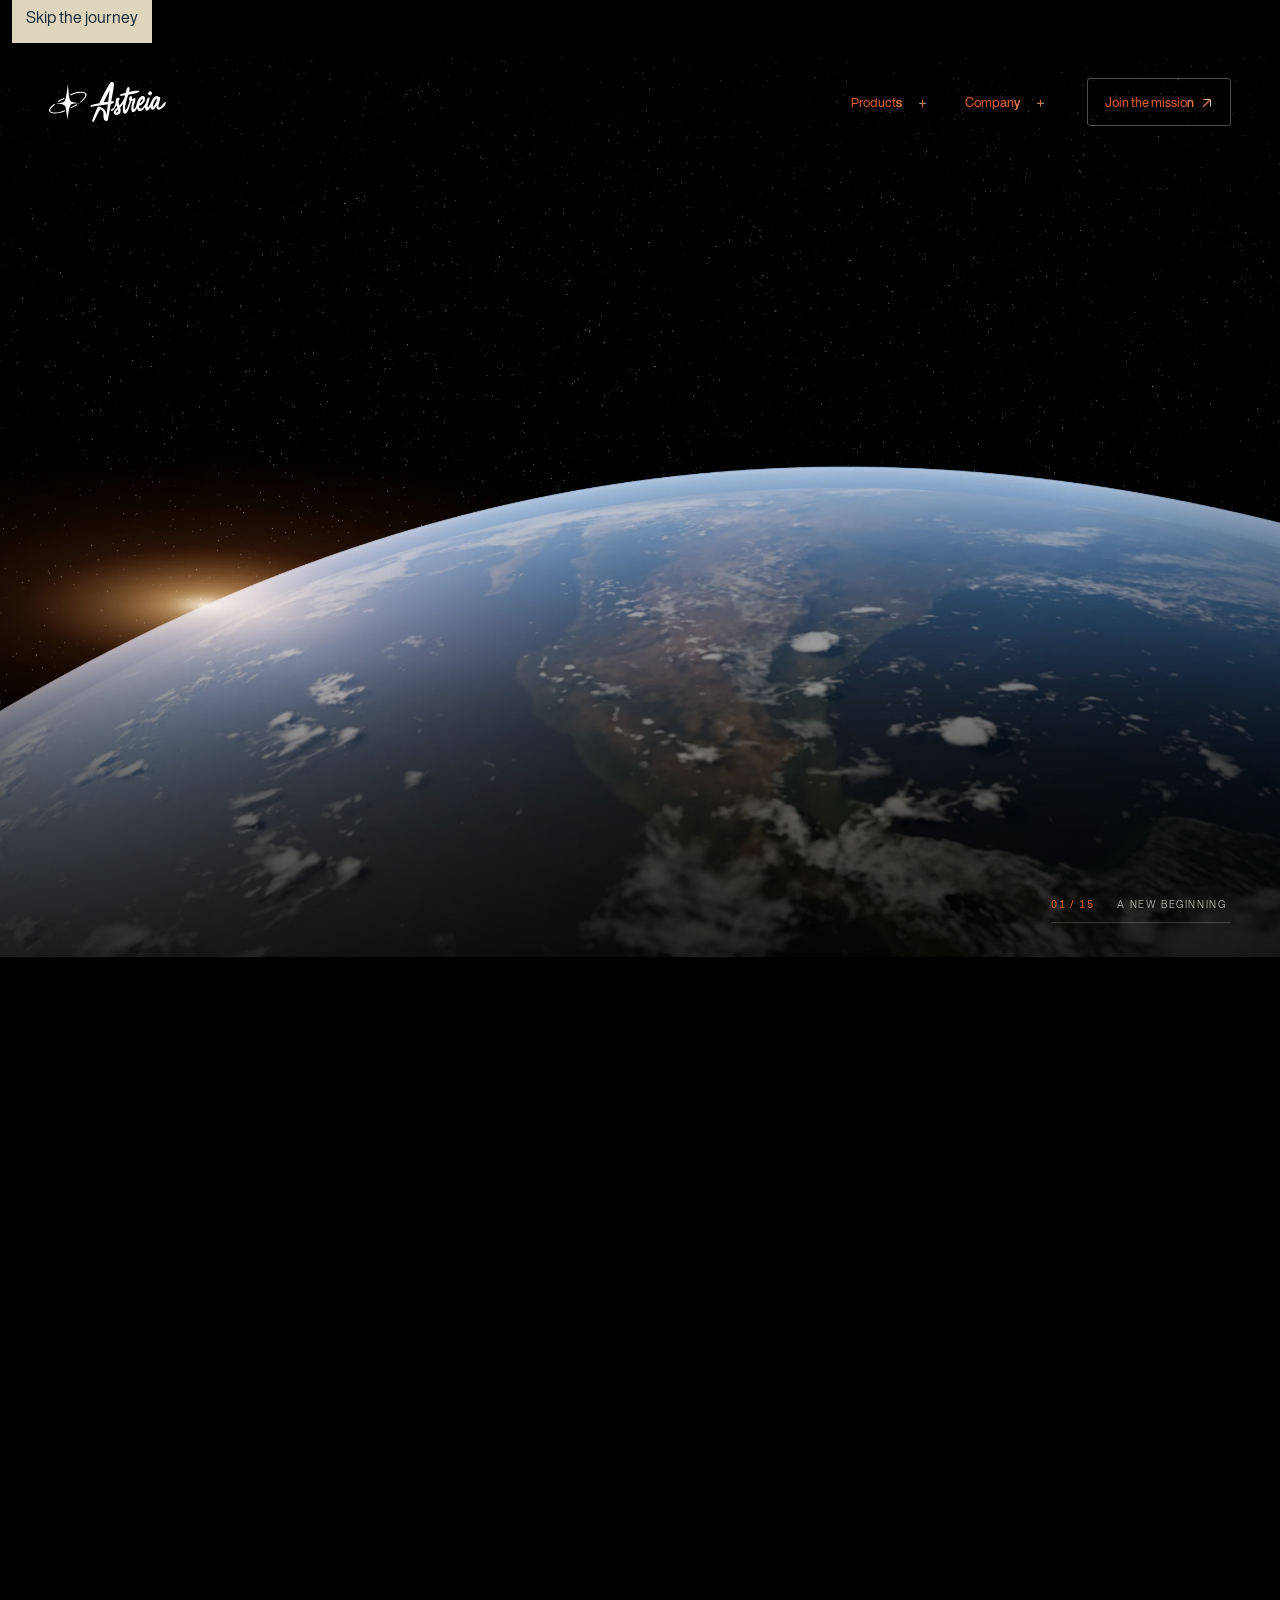
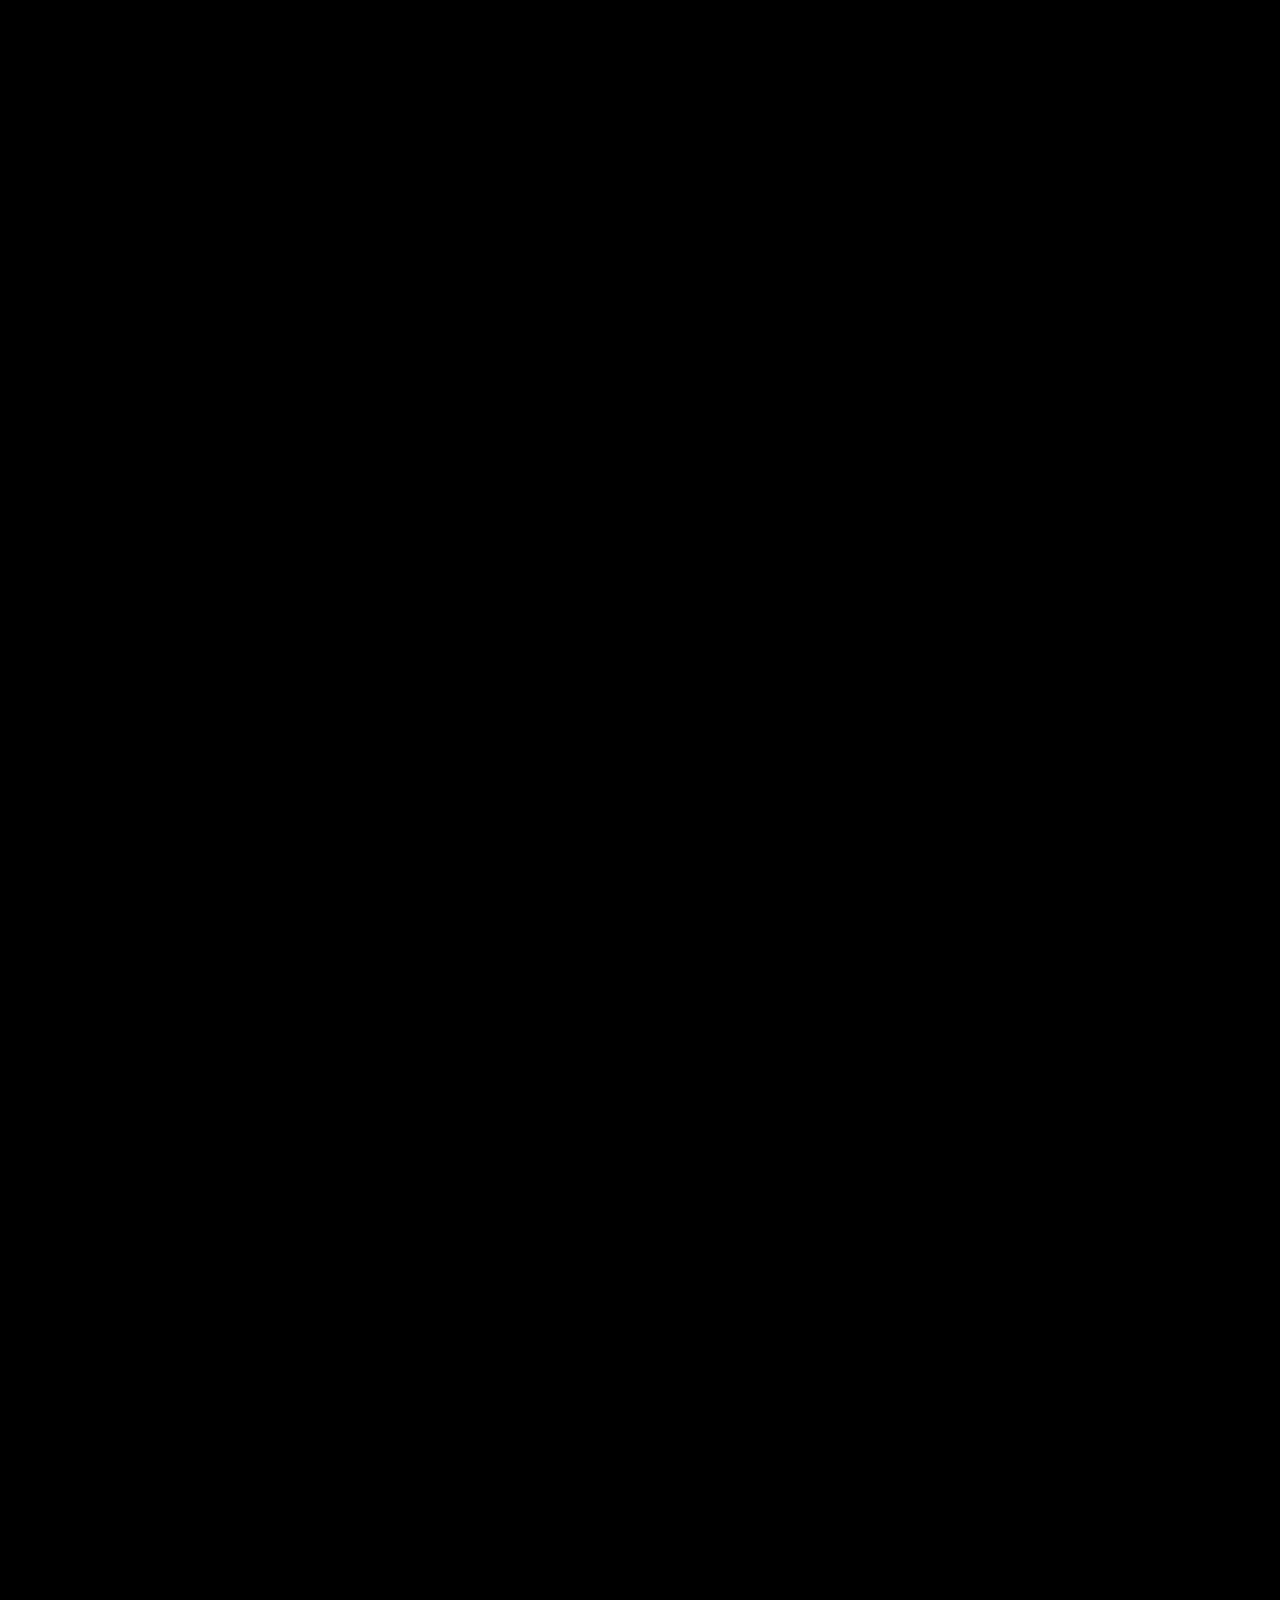
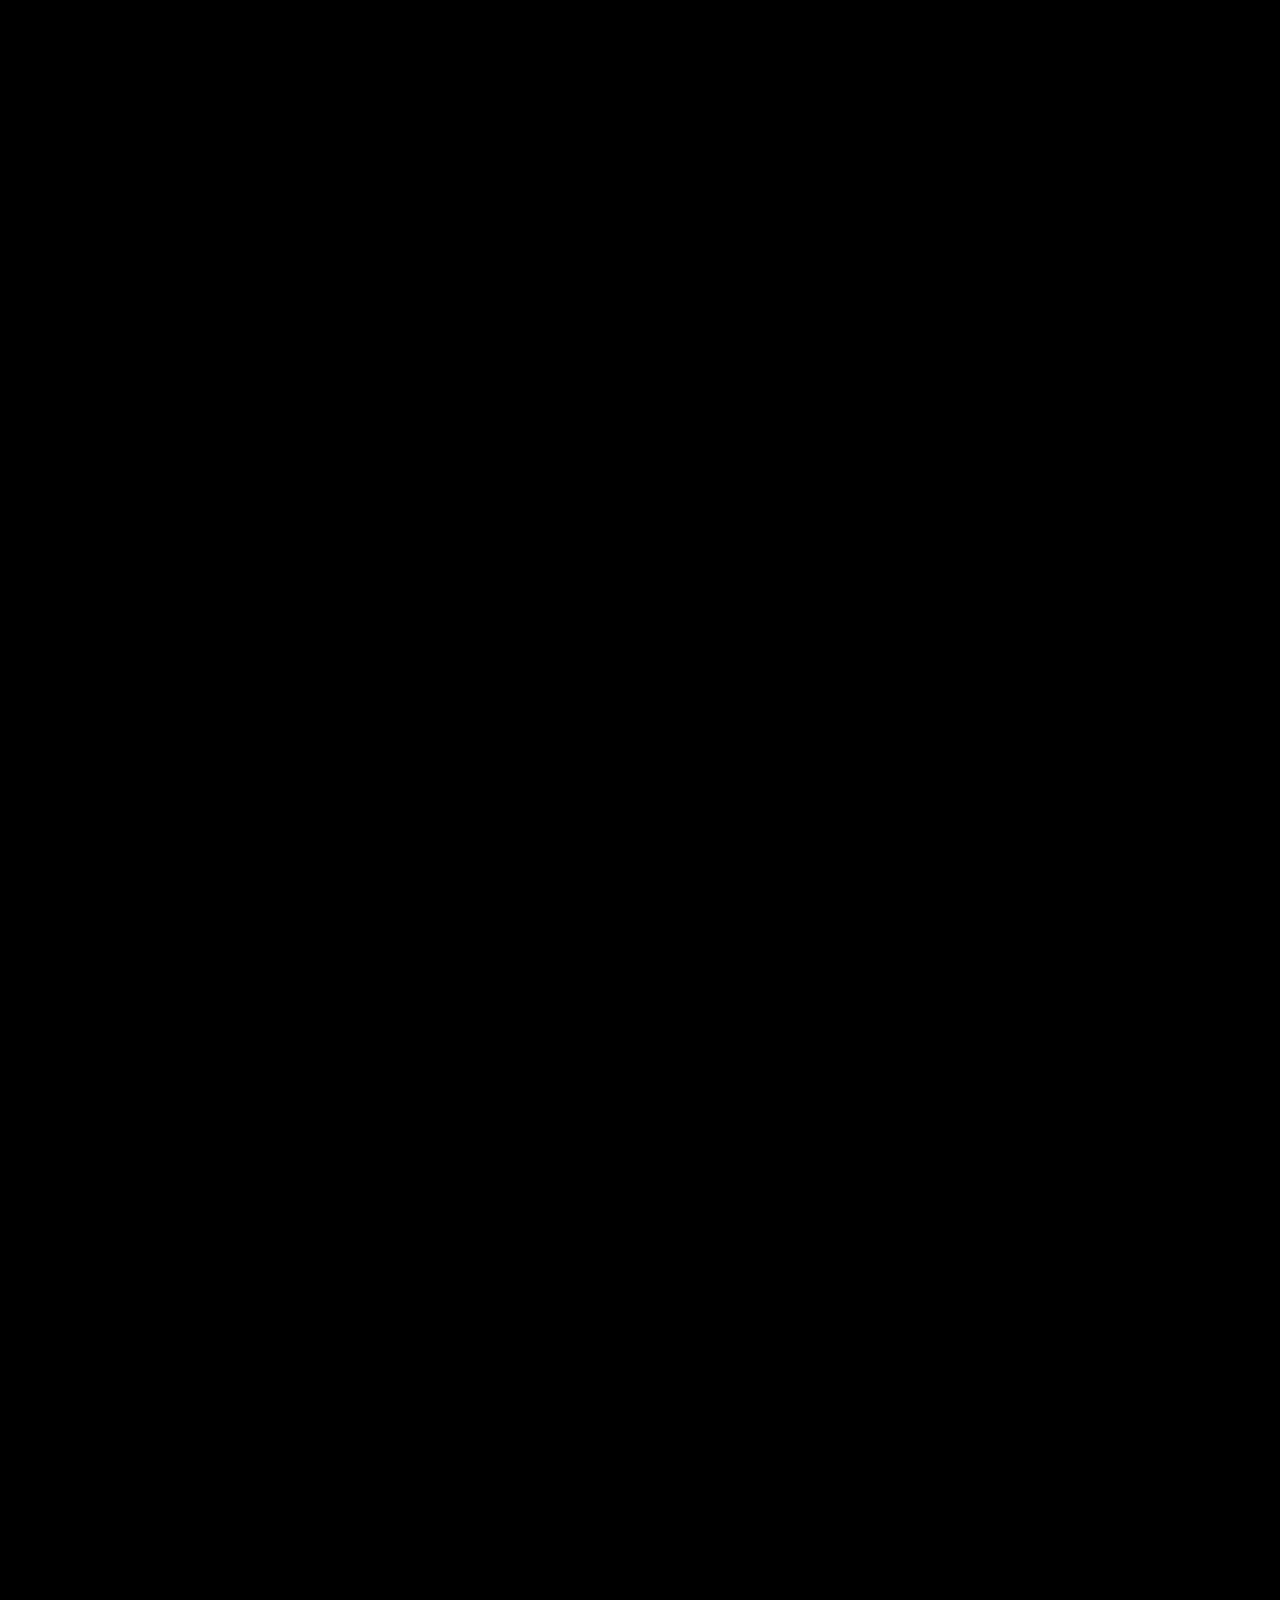
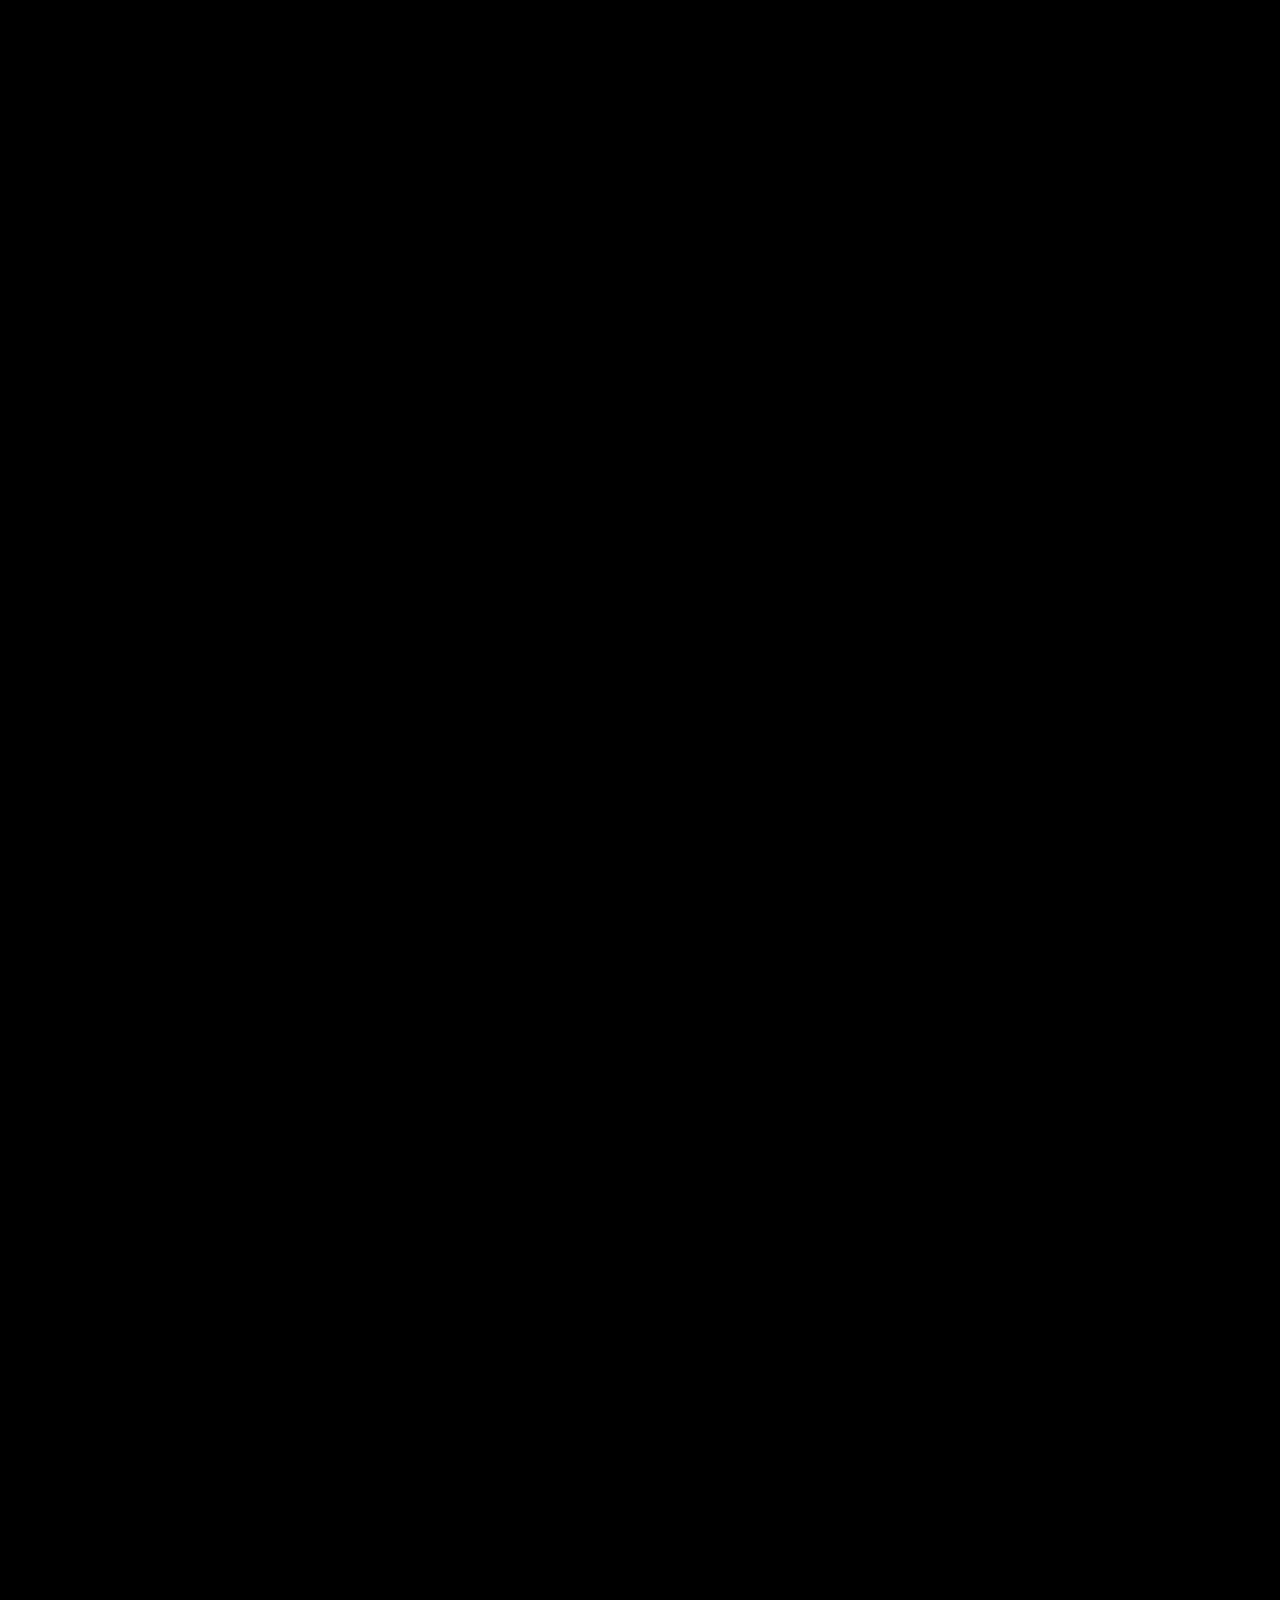
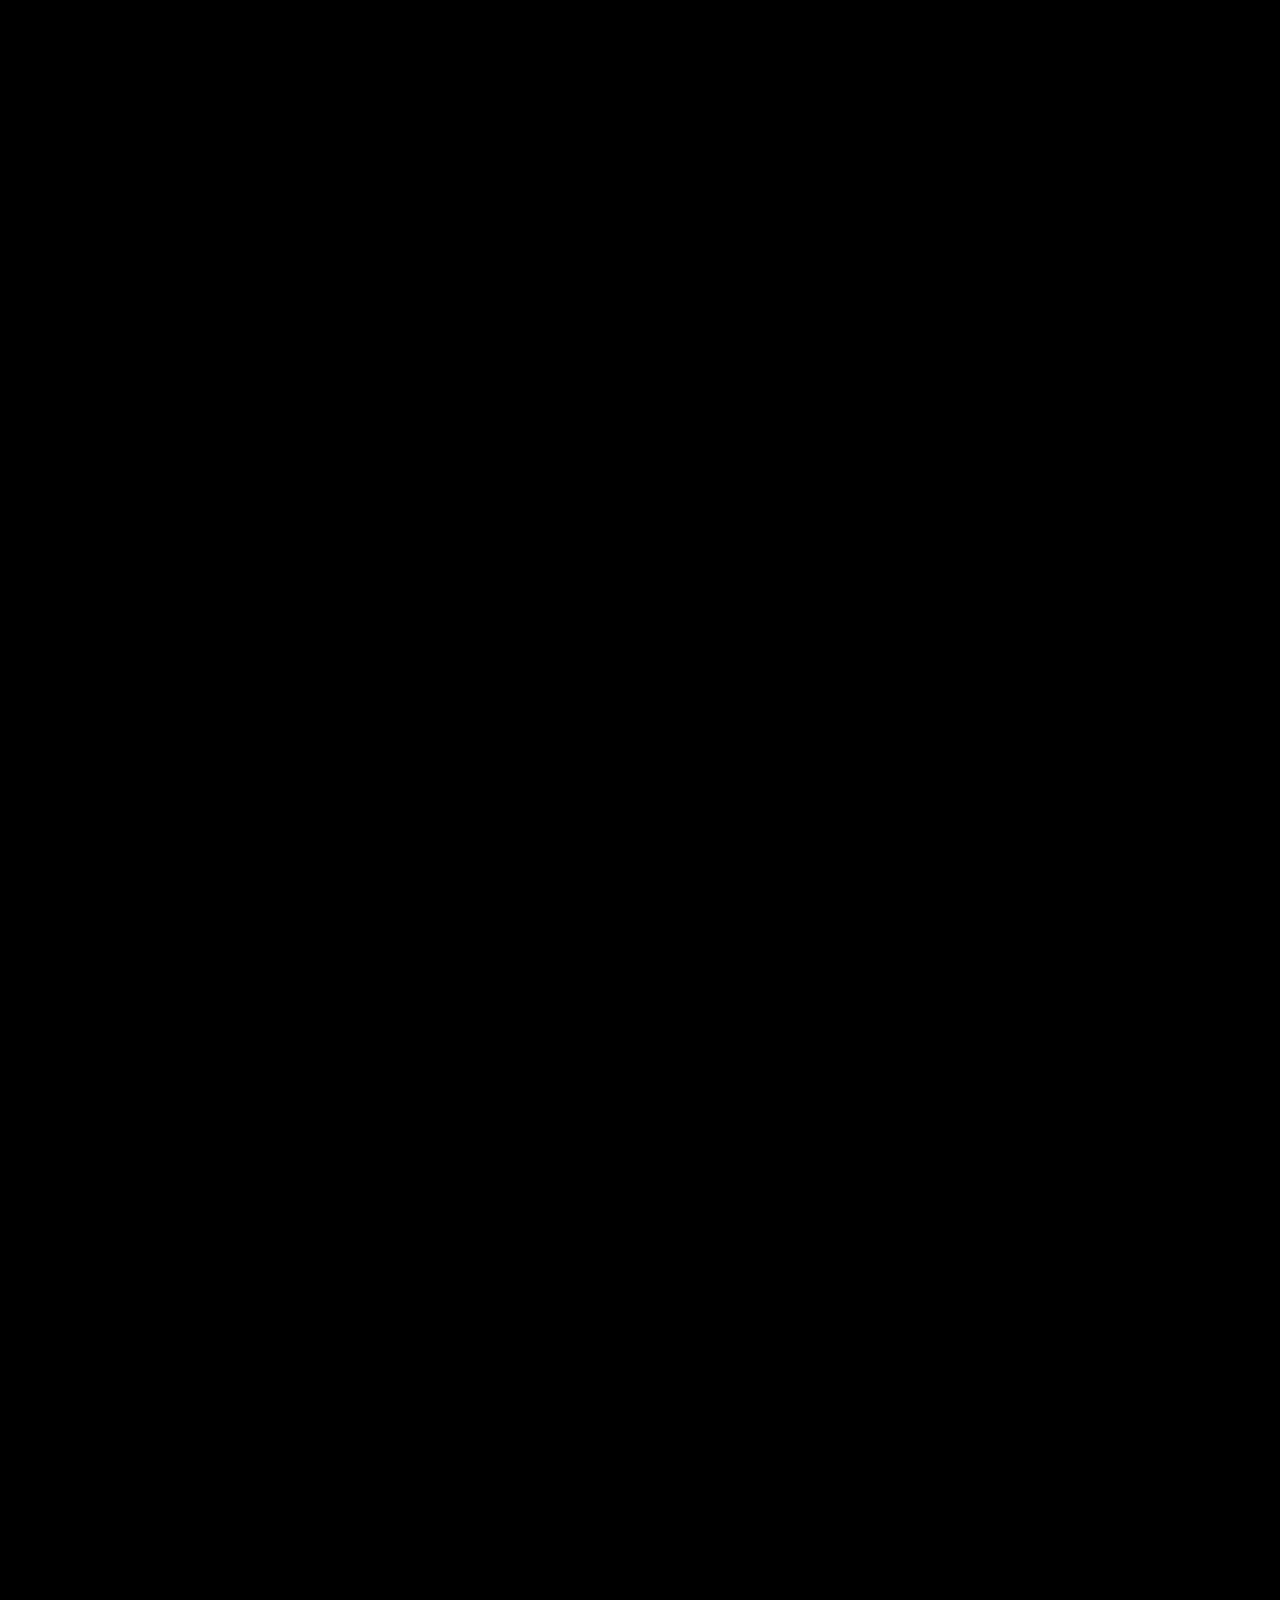
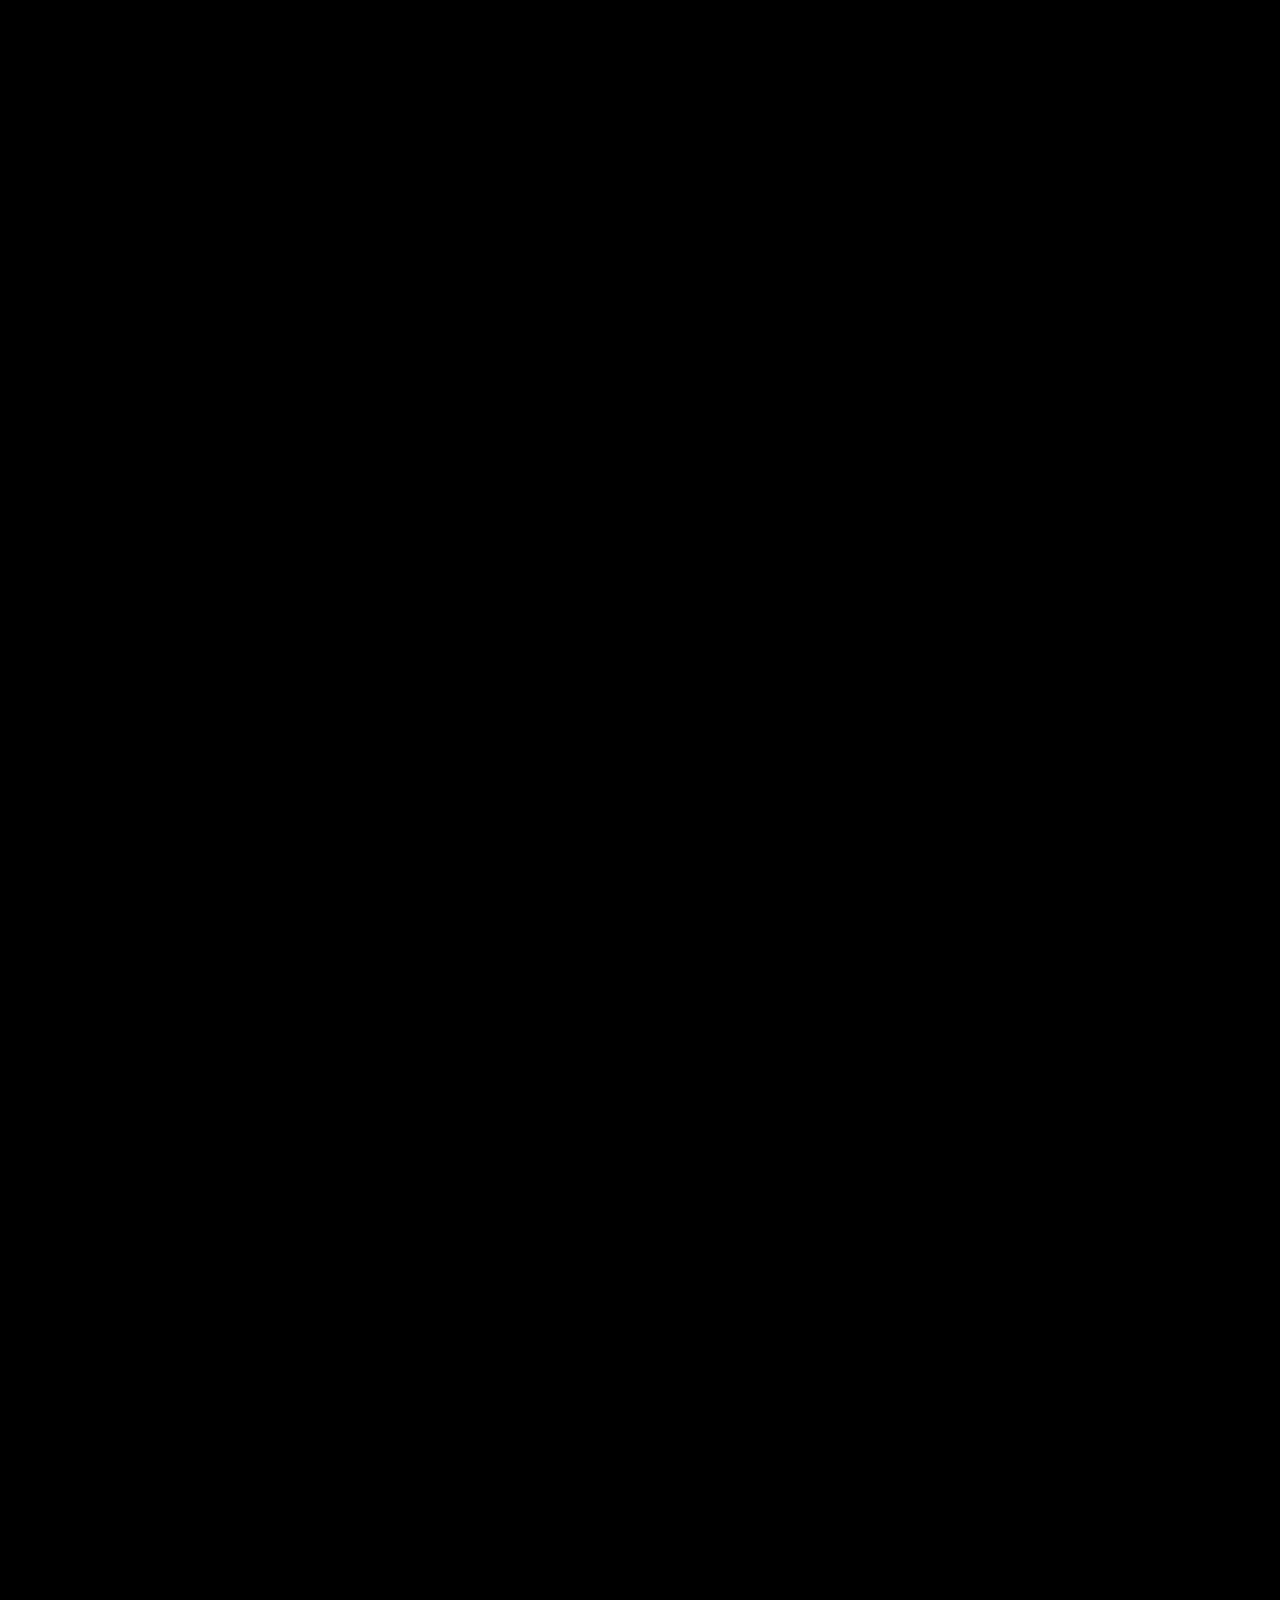
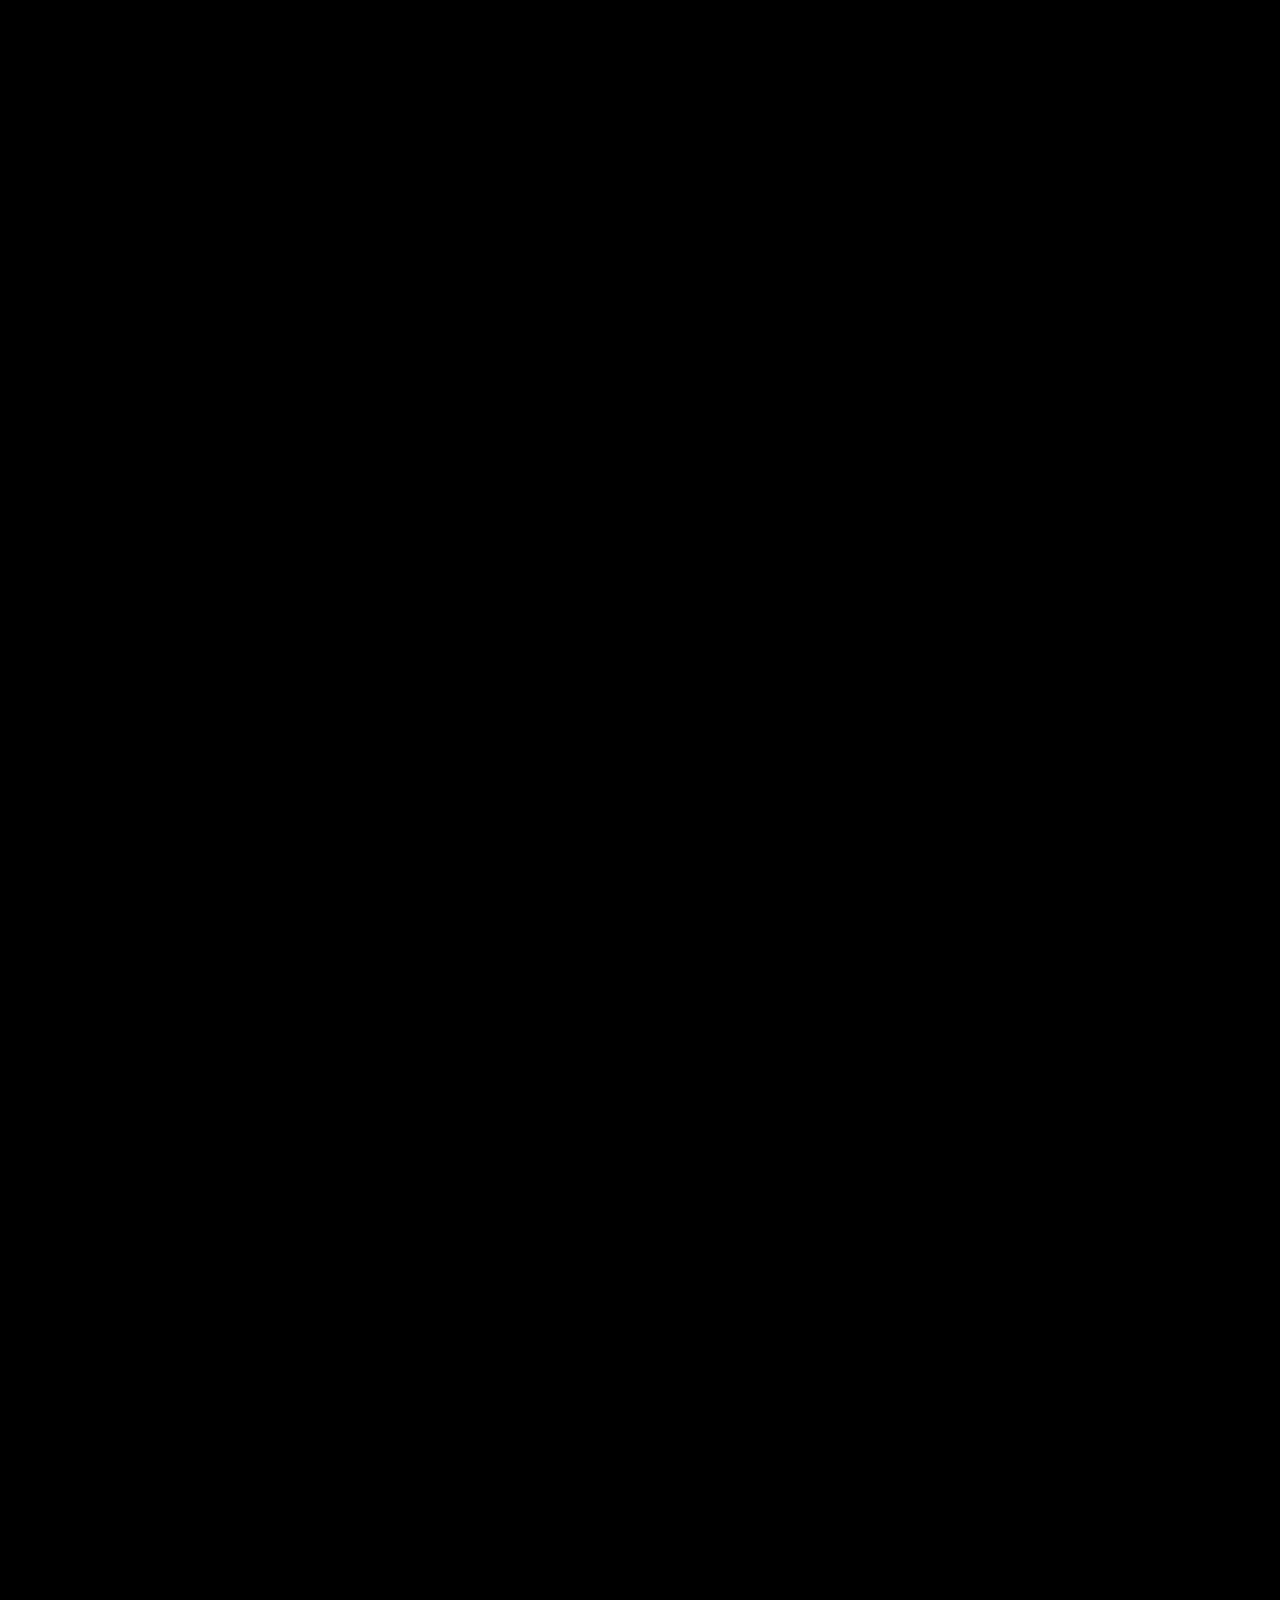
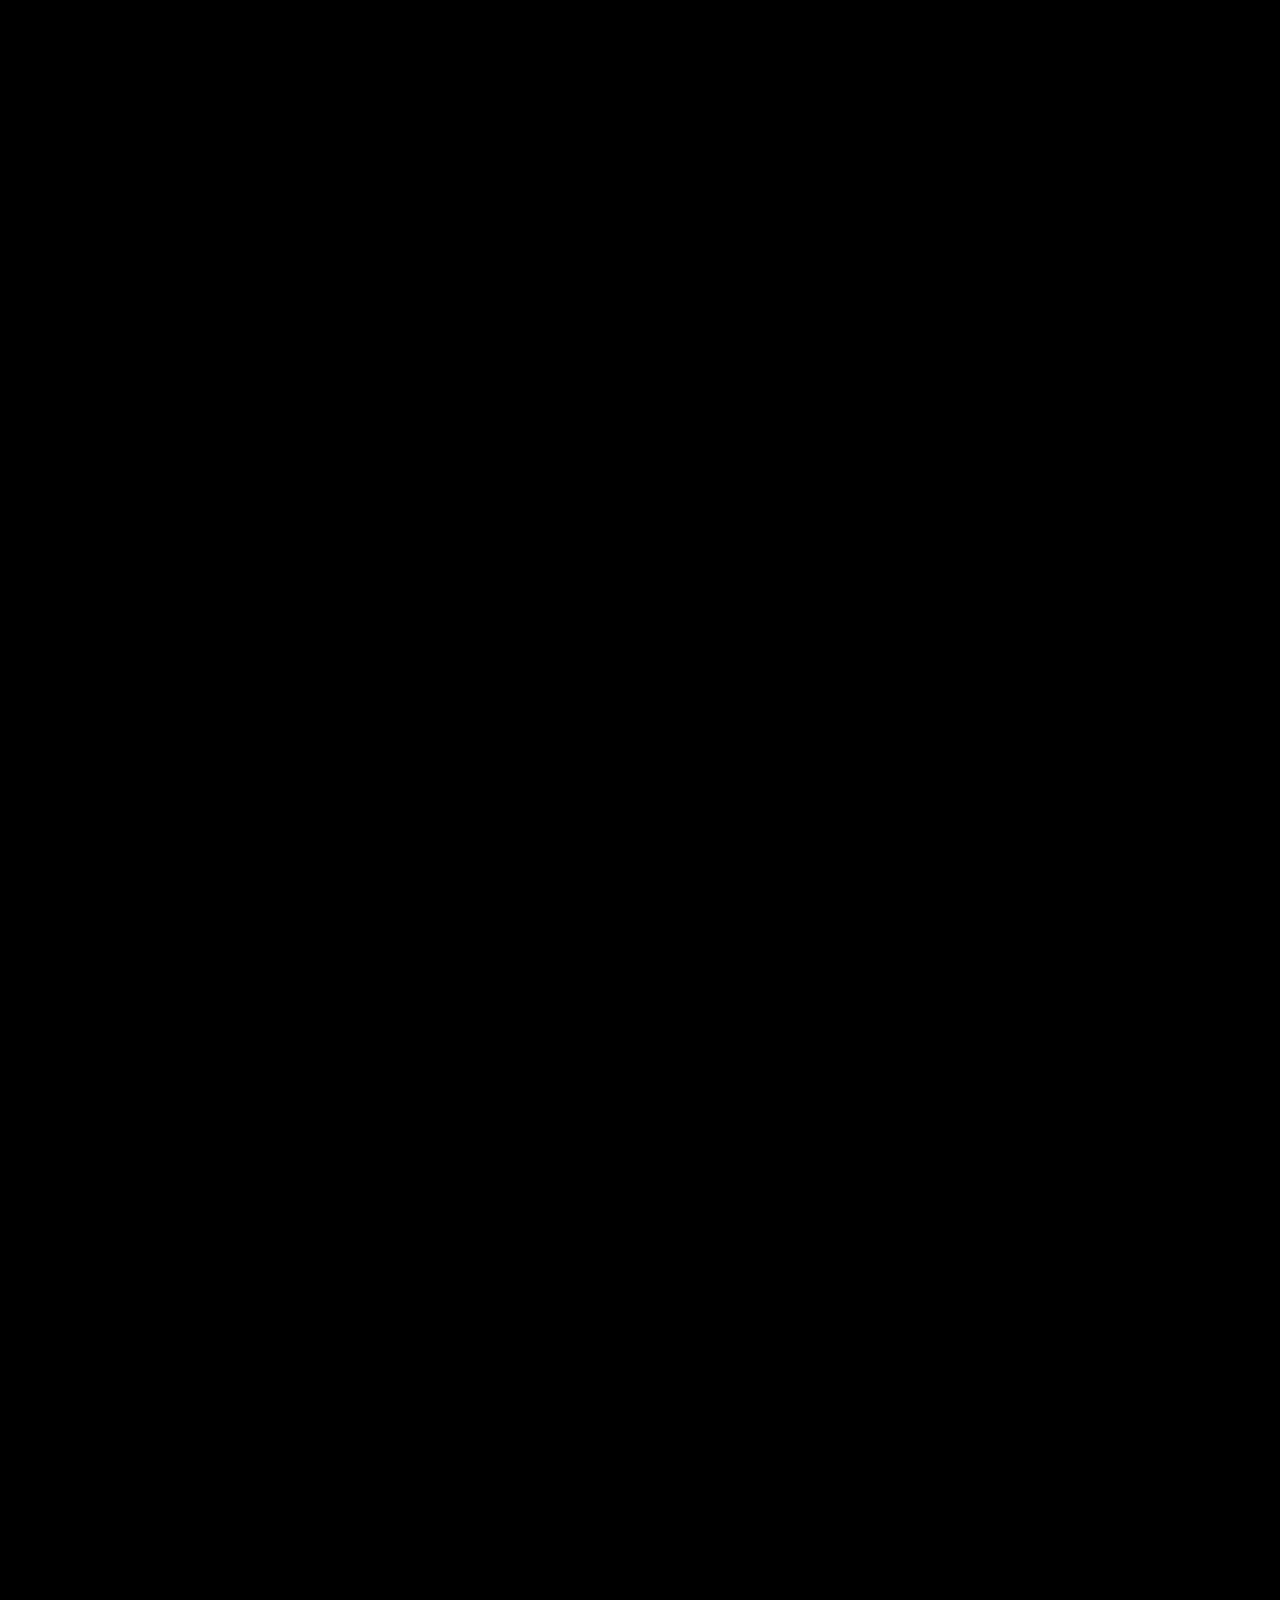
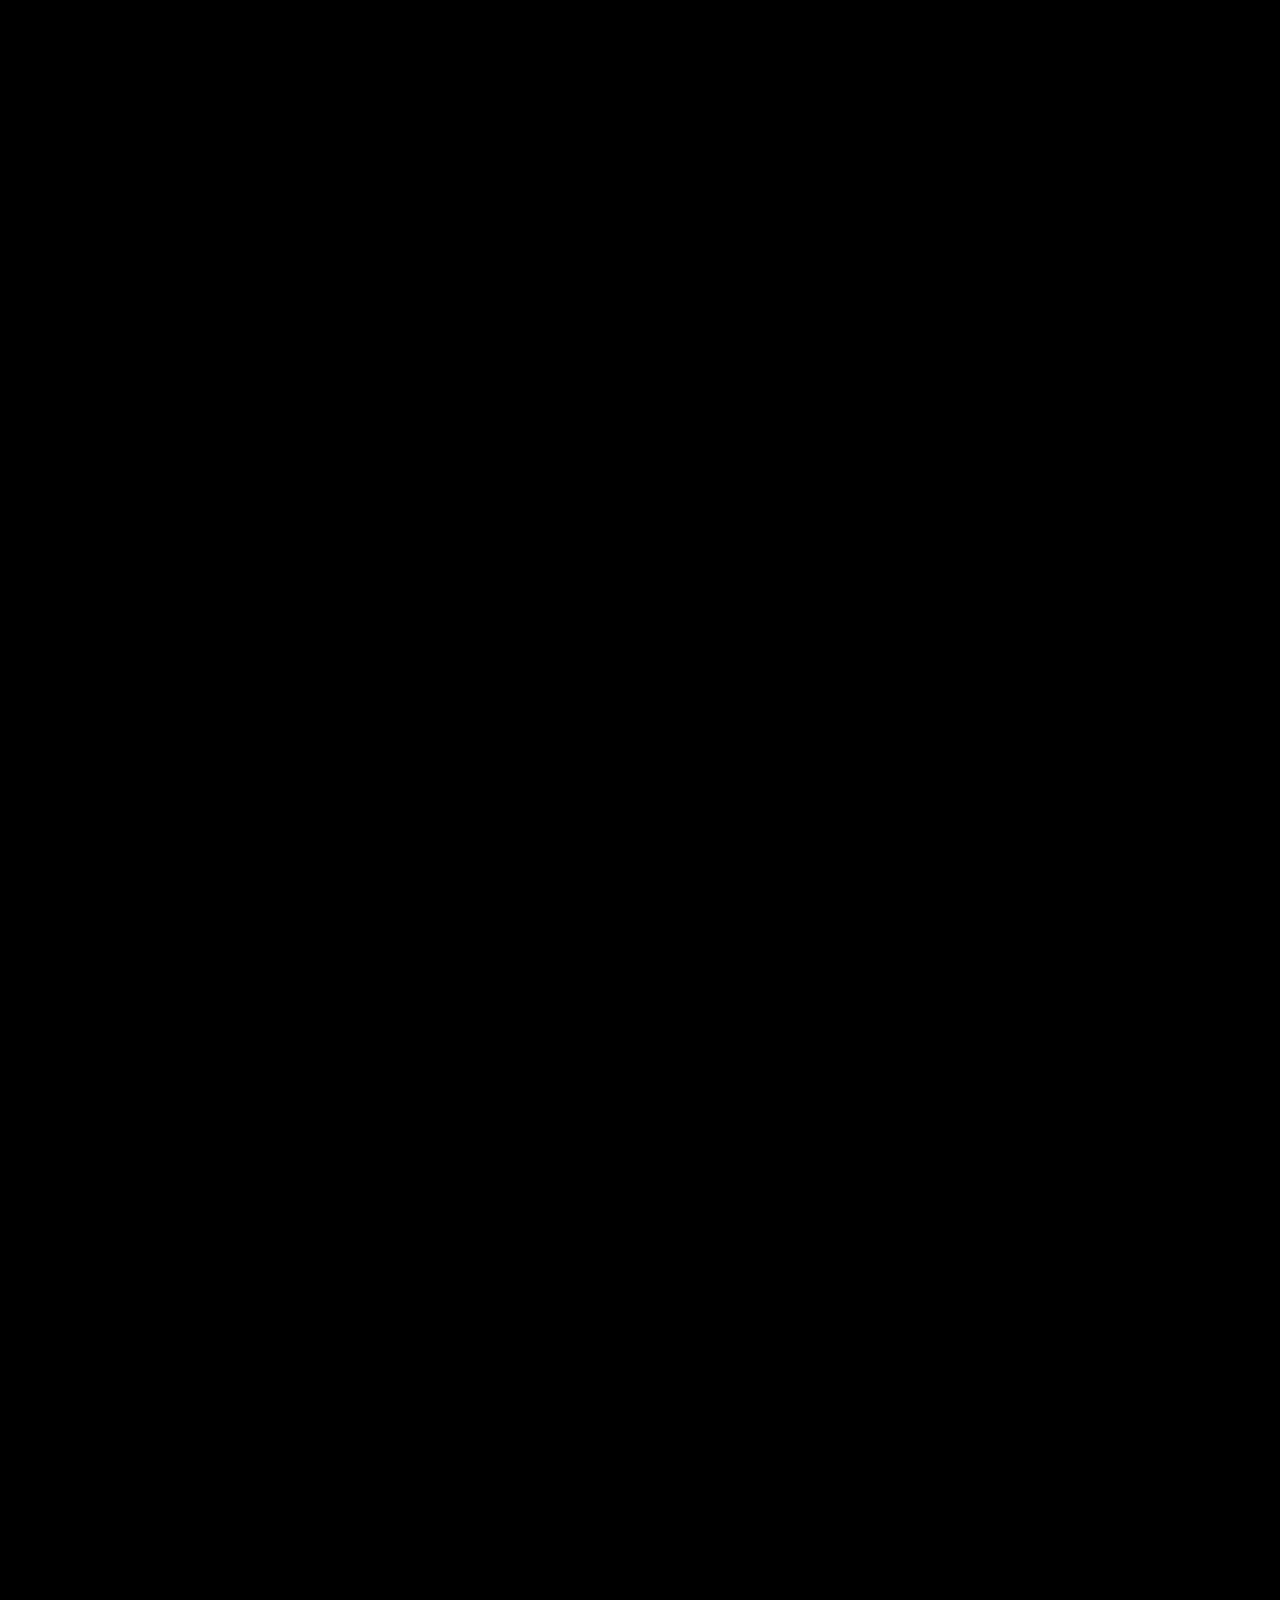
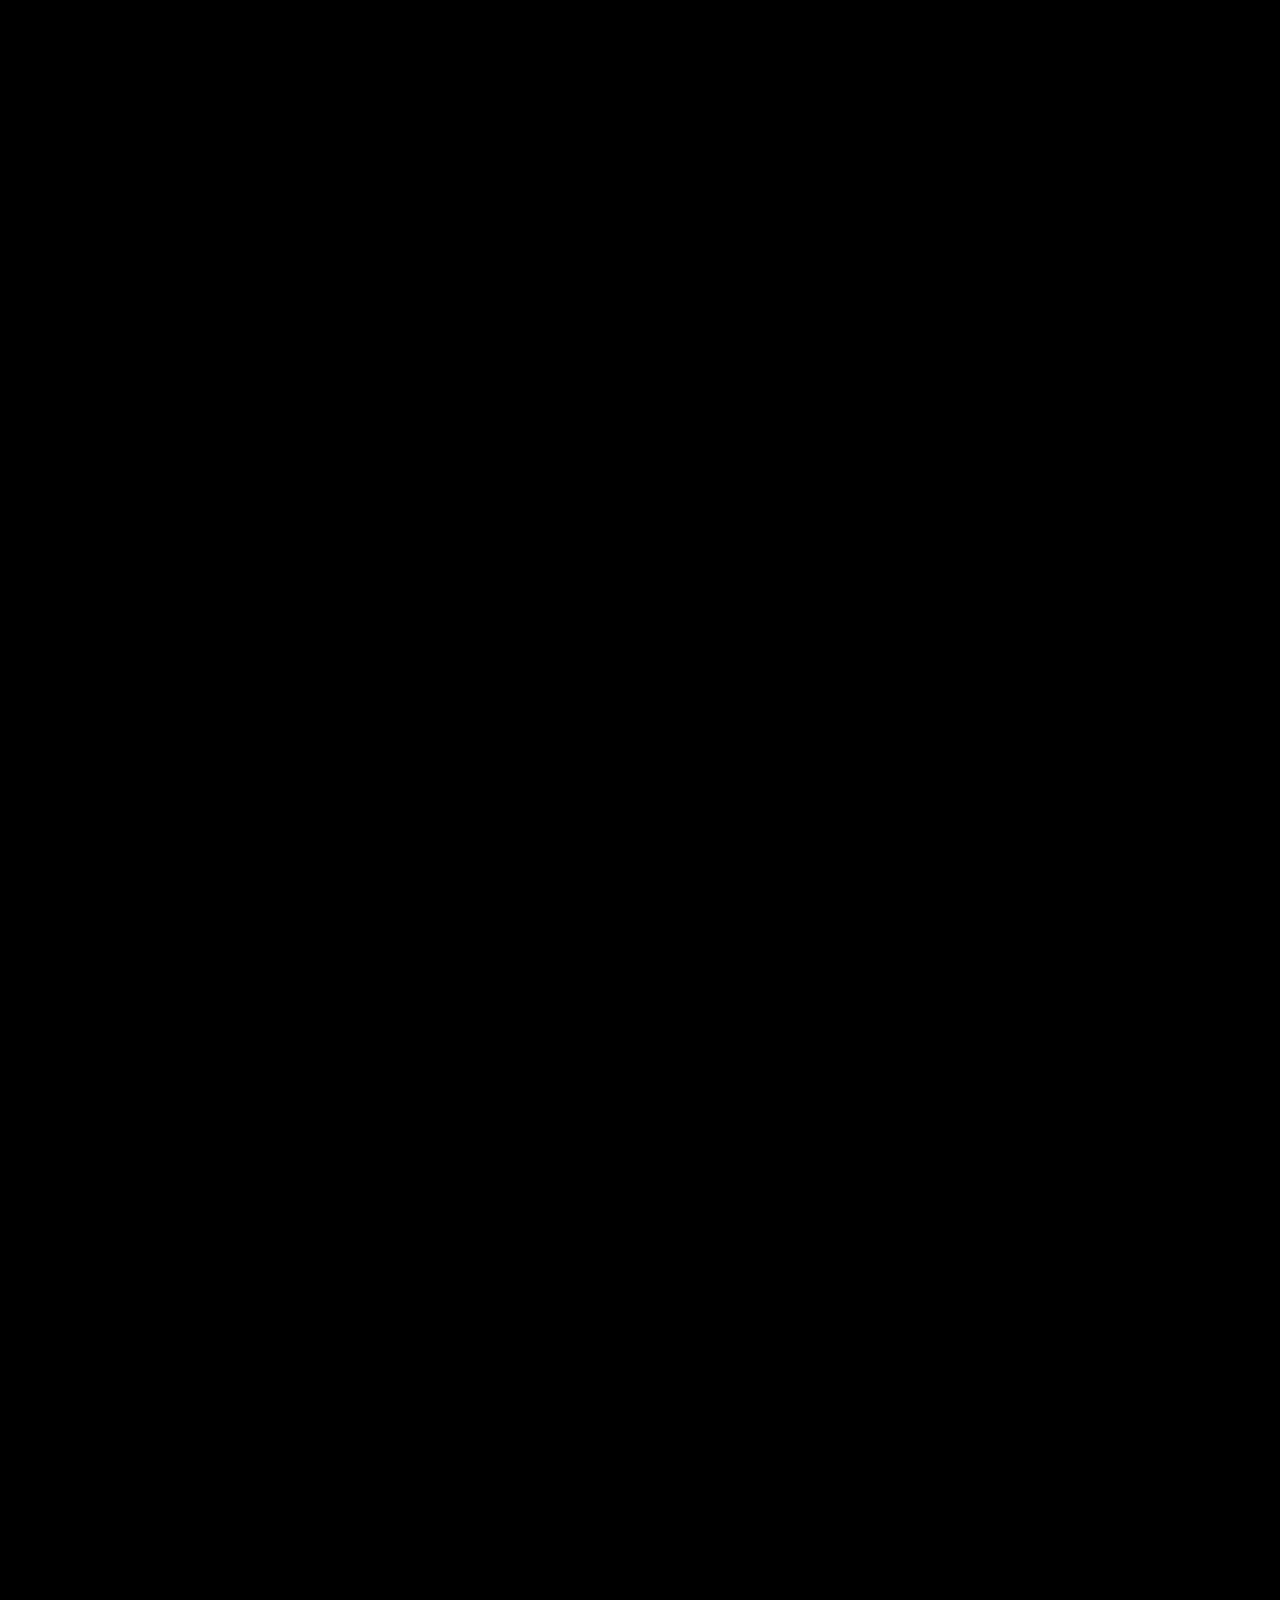
<file: index.html>
<!doctype html>
<html lang="en" data-page-theme="dark">
  <head>
    <style id="initial-paint">/* Inlined in each entry document, before any stylesheet or JavaScript request. */
html[data-page-theme] { background: #000; color: #fff; }
html[data-page-theme="light"] { background: #fff; color: #000; }
html[data-page-theme] body { margin: 0; background: inherit; color: inherit; }
/* The reveal exposes the footer's surface around the clipped page. Keep this
   theme-aware even though the critical selector outranks the loaded styles. */
html[data-page-theme] body.is-footer-revealing { background: var(--footer-reveal-background, #f5f5f3); }
</style>

    <meta charset="UTF-8" />
    <meta name="viewport" content="width=device-width, initial-scale=1, viewport-fit=cover" />
    <title>Astreia — From Earth. For Earth.</title>
    <meta
      name="description"
      content="Follow a mission from Earth to orbit and home again. Tessera–1 orbital manufacturing and Thor XR–1 return, connected by Astreia."
    />
    <meta name="theme-color" content="#080a09" />
    <meta name="robots" content="noindex,nofollow" />
    <link rel="icon" href="/brand/favicon.svg" type="image/svg+xml" />
    <link
      rel="preload"
      href="/fonts/helvetica-now/HelveticaNowDisplay.woff2"
      as="font"
      type="font/woff2"
      crossorigin
    />
    <link rel="preload" as="image" href="/story-2d/factory/desktop.webp" media="(min-aspect-ratio: 1/1)" fetchpriority="high" />
    <link rel="preload" as="image" href="/story-2d/factory/portrait.webp" media="(max-aspect-ratio: 1/1)" fetchpriority="high" />
    <link rel="stylesheet" href="/styles/production.css" />
    <link rel="stylesheet" href="/styles/footer-reveal.css" />
    <script type="module" crossorigin src="/assets/modulepreload-polyfill-B5Qt9EMX.js"></script>
    <script type="module" crossorigin src="/assets/app-CLxfyTSd.js"></script>
    <link rel="stylesheet" crossorigin href="/assets/app-DV9-7h3O.css">
    <link rel="stylesheet" crossorigin href="/assets/site-DxZbnut0.css">
  </head>
  <body class="is-ready" data-page="home">
    <a class="skip-link" href="#site-footer">Skip the journey</a>
    <header class="site-nav">
      <a class="brand" href="/#factory" aria-label="Astreia home"
        ><img
          src="/brand/v3_icon_letter_white.svg"
          width="723"
          height="243"
          alt="Astreia"
      /></a>
      <nav class="nav-menus" aria-label="Main navigation">
        <div class="nav-dropdown">
          <button class="nav-dropdown-toggle" type="button" aria-expanded="false" aria-controls="products-menu">Products <span class="nav-dropdown-mark" aria-hidden="true">＋</span></button>
          <div class="nav-dropdown-panel" id="products-menu" hidden inert>
            <a href="/thor-xr-1/">Thor</a>
            <a href="/tessera-1/">Tessera</a>
            <a href="/opera/">OPERA</a>
          </div>
        </div>
        <div class="nav-dropdown">
          <button class="nav-dropdown-toggle" type="button" aria-expanded="false" aria-controls="company-menu">Company <span class="nav-dropdown-mark" aria-hidden="true">＋</span></button>
          <div class="nav-dropdown-panel" id="company-menu" hidden inert>
            <a href="/about-us/">About us</a>
            <a href="/vision/">Vision</a>
            <a href="/updates/">Updates</a>
          </div>
        </div>
      </nav>
      <a class="nav-contact" href="/contact/"
        >Join the mission <span>↗</span></a
      >
    </header>
    <div id="swap" tabindex="-1">
    <svg class="cinematic-filter-defs" width="0" height="0" aria-hidden="true" focusable="false"><defs><filter id="cinematic-grade" color-interpolation-filters="sRGB"><feColorMatrix type="matrix" values=".98 .014 .006 0 .004  .008 .982 .01 0 .003  .006 .012 .982 0 .002  0 0 0 1 0"/></filter></defs></svg>

      <main class="motion-main">
          <div class="cinema">
            <div
              id="mission-canvas"
              data-renderer="factory-2d"
              role="img"
              aria-label="A painted journey from Earth to orbit and home again"
            >
              <picture class="factory-artwork" aria-hidden="true">
                <source media="(max-aspect-ratio:1/1)" srcset="/story-2d/factory/portrait.webp">
                <img src="/story-2d/factory/desktop.webp" alt="" fetchpriority="high" decoding="async" draggable="false">
              </picture>
            </div>
            <div class="film-grain" aria-hidden="true"></div>
            <div class="heat-edges" aria-hidden="true"></div>
            <div class="mission-hud" aria-hidden="true">
              <span class="mission-hud-index">01 / 15</span>
              <span class="mission-hud-label">A new beginning</span>
              <span class="mission-hud-track"><i></i></span>
            </div>
            <div class="story-copy">
              <h1 id="story-title">Extraordinary. From the start.</h1>
              <p class="story-description">A purpose-built platform. A payload full of possibility.</p>
            </div>
            <p class="scroll-invitation" aria-hidden="true">
              <span class="scroll-invitation-label">Scroll to Start</span>
              <svg viewBox="0 0 20 32" width="20" height="32" fill="none" aria-hidden="true">
                <path class="scroll-invitation-trail" d="M10 2v25" />
                <path d="m5 22 5 5 5-5" />
              </svg>
            </p>
            <div class="load-status" role="status">
              Preparing the mission <span>···</span>
            </div>
          </div>
        <section
          class="story-track"
          id="journey"
          aria-label="From Earth to orbit and home again"
        >
          <div class="chapter-anchors" aria-hidden="true"></div>
        </section>
      </main>
    <dialog class="chapter-dialog" aria-labelledby="chapter-dialog-title">
      <div class="dialog-head">
        <span id="chapter-dialog-title">Explore the mission</span
        ><button class="chapter-close" aria-label="Close chapters">
          Close ×
        </button>
      </div>
      <h2>Every step.<br />One purpose.</h2>
      <nav class="chapter-list" aria-label="Mission chapters"></nav>
    </dialog>
    </div>
    <div id="footer-mount"></div>
    <noscript
      ><p class="no-script">
        This interactive mission uses JavaScript. Explore
        <a href="/tessera-1/">Tessera–1</a> and
        <a href="/thor-xr-1/">Thor XR–1</a> on this website.
      </p></noscript
    >
  </body>
</html>
</file>
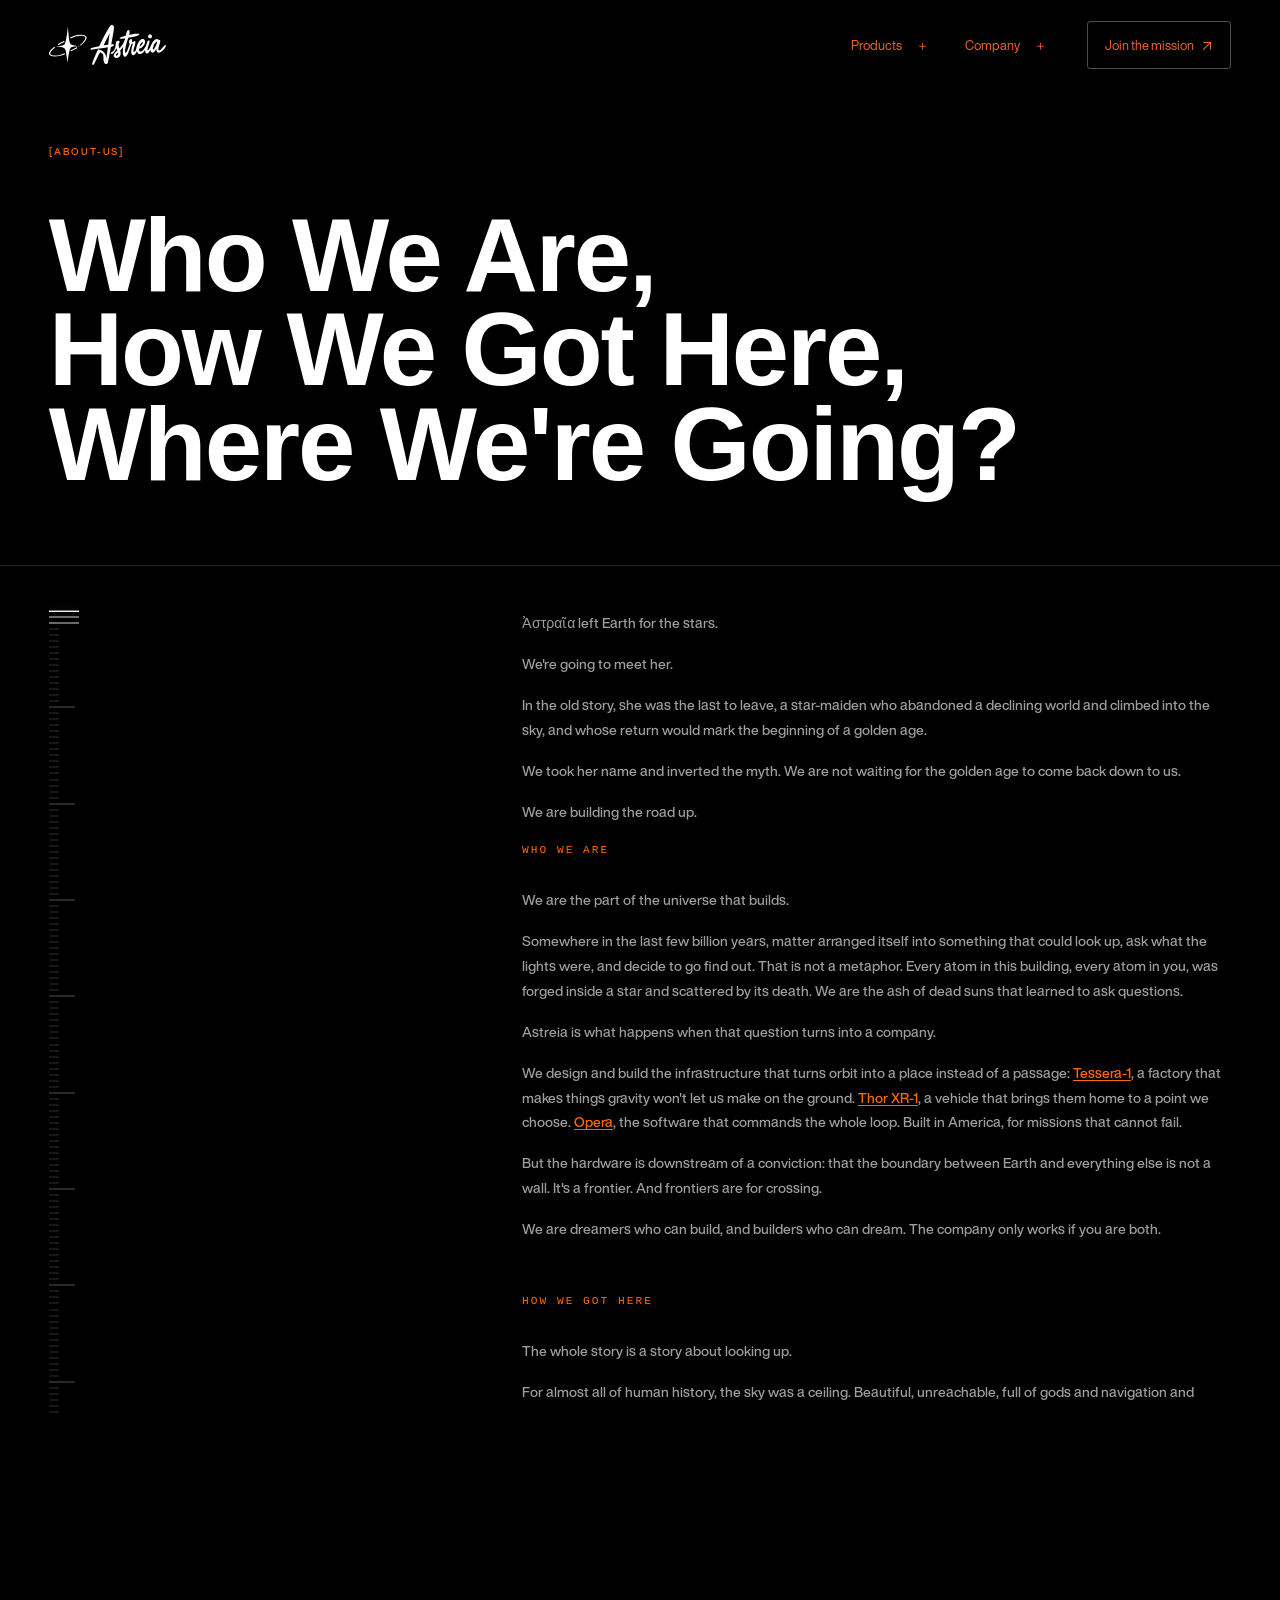
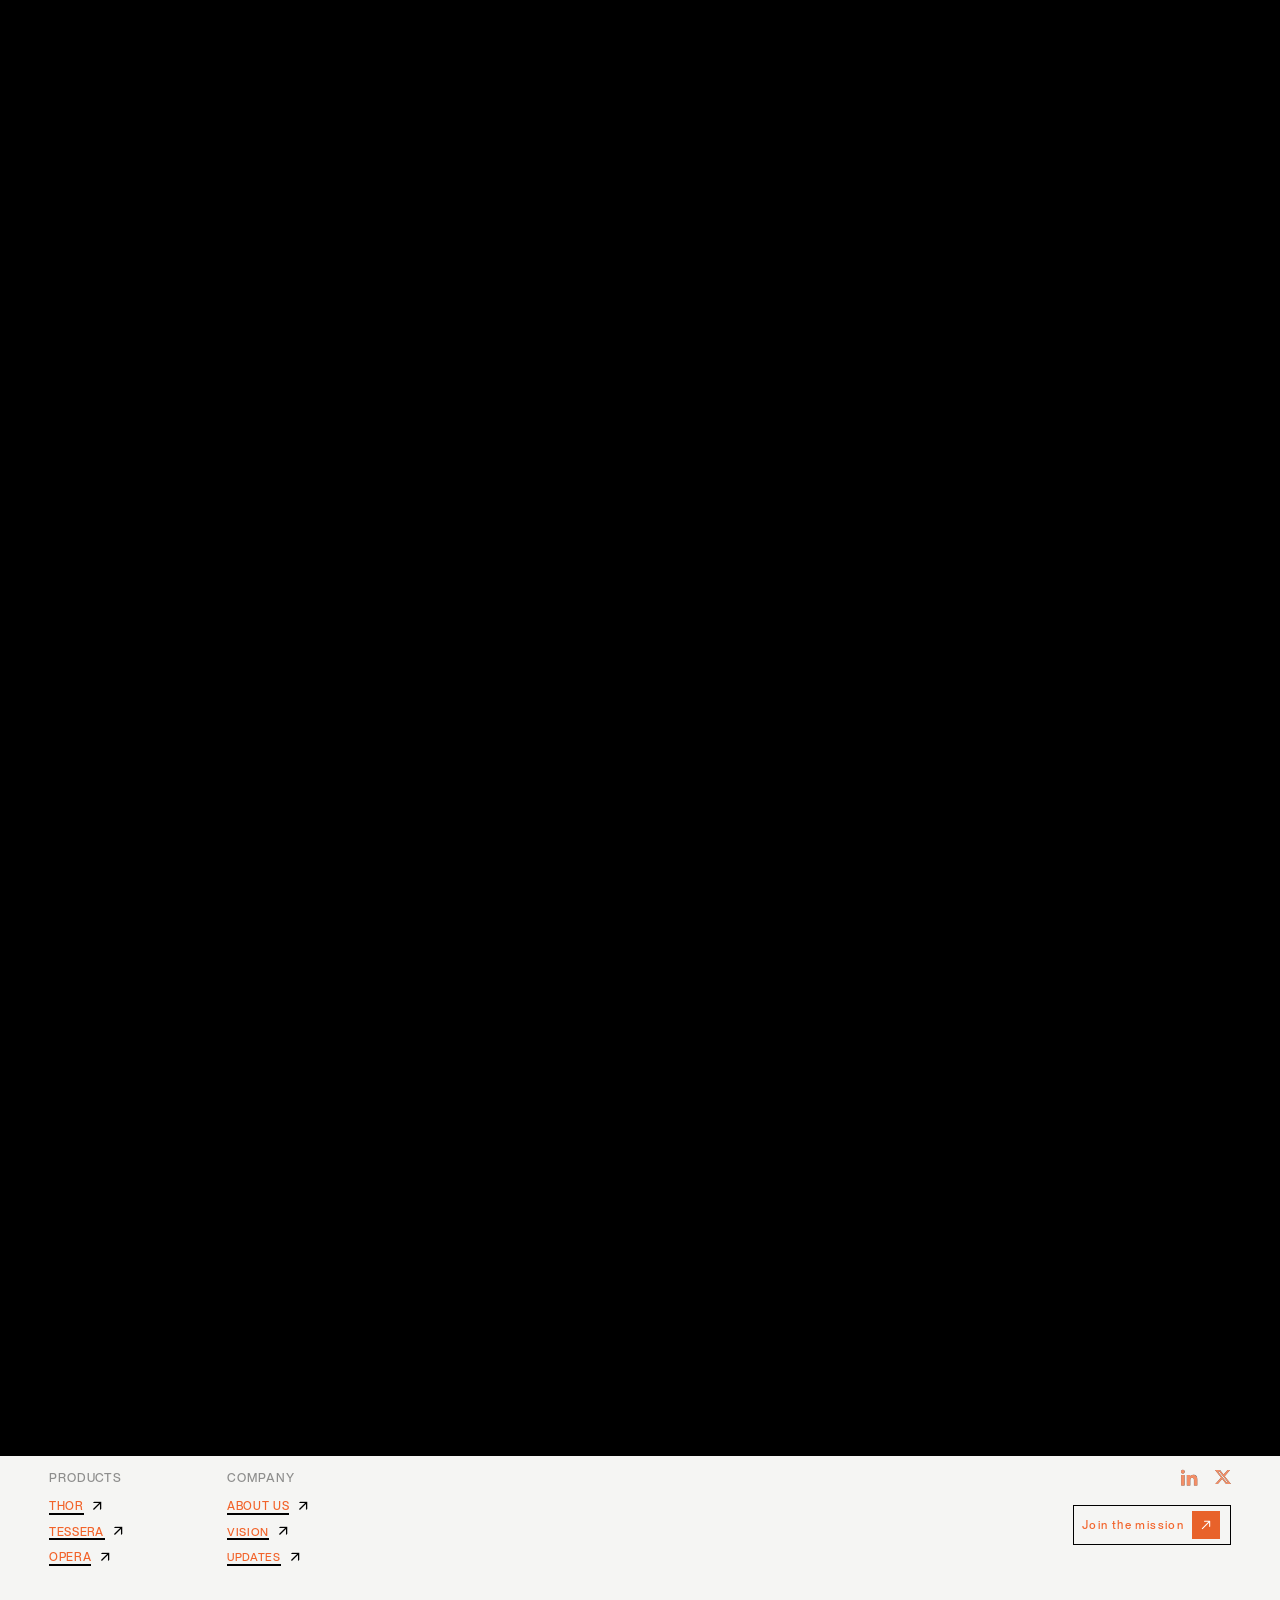
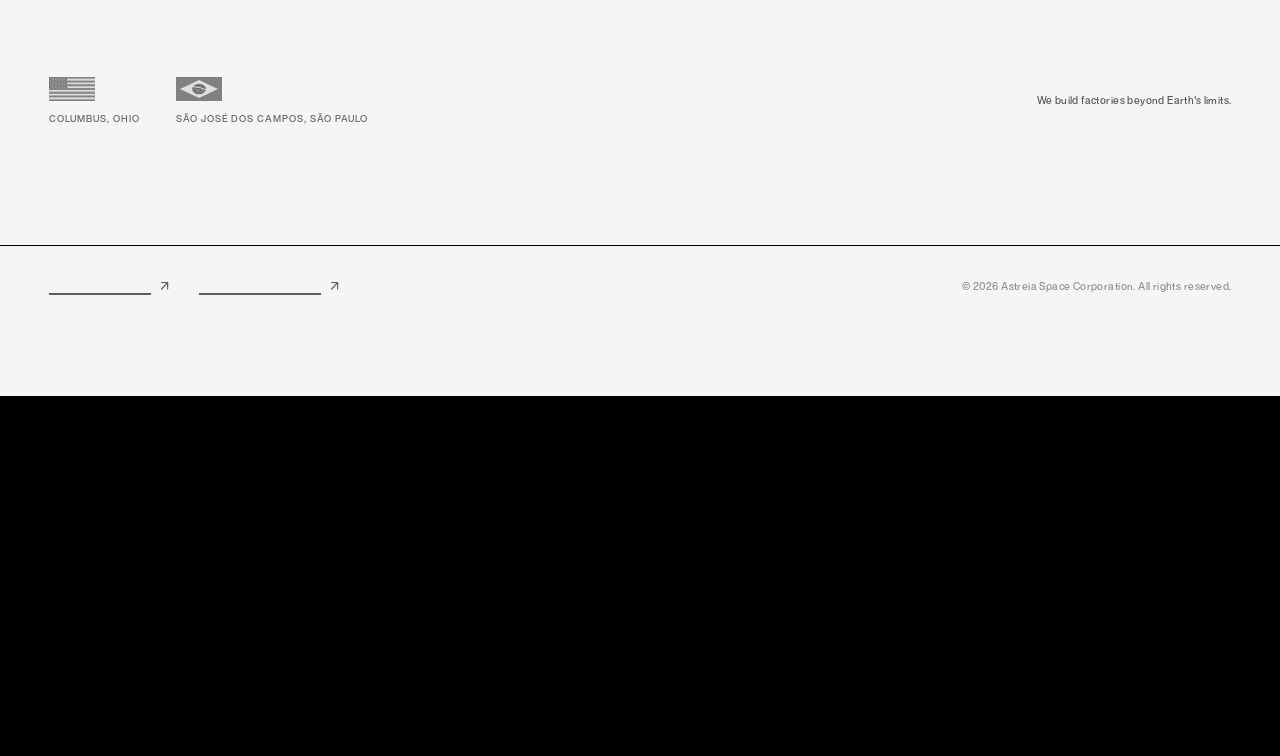
<file: about-us/index.html>
<!doctype html>
<html lang="en" data-page-theme="dark">
<head>
  <style id="initial-paint">/* Inlined in each entry document, before any stylesheet or JavaScript request. */
html[data-page-theme] { background: #000; color: #fff; }
html[data-page-theme="light"] { background: #fff; color: #000; }
html[data-page-theme] body { margin: 0; background: inherit; color: inherit; }
/* The reveal exposes the footer's surface around the clipped page. Keep this
   theme-aware even though the critical selector outranks the loaded styles. */
html[data-page-theme] body.is-footer-revealing { background: var(--footer-reveal-background, #f5f5f3); }
</style>

  <meta charset="UTF-8">
  <meta name="viewport" content="width=device-width, initial-scale=1, viewport-fit=cover">
  <title>About Astreia Space Corporation | Building the Road Up</title>
  <meta name="description" content="Astreia inverted the Astraea myth. We build the road up: orbital manufacturing, precision reentry, and the software that commands the whole loop.">
  <meta name="theme-color" content="#000000">
  <link rel="canonical" href="https://astreia.space/about-us">
  <link rel="icon" href="/brand/favicon.svg" type="image/svg+xml">
  <link rel="preload" href="/fonts/helvetica-now/HelveticaNowDisplay.woff2" as="font" type="font/woff2" crossorigin>
  <link rel="stylesheet" href="/styles/production.css">
  <link rel="stylesheet" href="/styles/footer-reveal.css">
  <script type="module" crossorigin src="/assets/modulepreload-polyfill-B5Qt9EMX.js"></script>
  <script type="module" crossorigin src="/assets/app-CLxfyTSd.js"></script>
  <link rel="stylesheet" crossorigin href="/assets/app-DV9-7h3O.css">
  <link rel="stylesheet" crossorigin href="/assets/site-DxZbnut0.css">
</head>
<body class="inner-page official-page textured-page" data-page="about-us">
<a class="skip-link" href="#swap">Skip to content</a>
<header class="site-nav">
      <a class="brand" href="/#factory" aria-label="Astreia home"
        ><img
          src="/brand/v3_icon_letter_white.svg"
          width="723"
          height="243"
          alt="Astreia"
      /></a>
      <nav class="nav-menus" aria-label="Main navigation">
        <div class="nav-dropdown">
          <button class="nav-dropdown-toggle" type="button" aria-expanded="false" aria-controls="products-menu">Products <span class="nav-dropdown-mark" aria-hidden="true">＋</span></button>
          <div class="nav-dropdown-panel" id="products-menu" hidden inert>
            <a href="/thor-xr-1/">Thor</a>
            <a href="/tessera-1/">Tessera</a>
            <a href="/opera/">OPERA</a>
          </div>
        </div>
        <div class="nav-dropdown">
          <button class="nav-dropdown-toggle" type="button" aria-expanded="false" aria-controls="company-menu">Company <span class="nav-dropdown-mark" aria-hidden="true">＋</span></button>
          <div class="nav-dropdown-panel" id="company-menu" hidden inert>
            <a href="/about-us/">About us</a>
            <a href="/vision/">Vision</a>
            <a href="/updates/">Updates</a>
          </div>
        </div>
      </nav>
      <a class="nav-contact" href="/contact/"
        >Join the mission <span>↗</span></a
      >
    </header>
<div id="swap" tabindex="-1">
<main id="page-content" class="page-main">
  <article class="legal-page legal-page--scrubber about-page" aria-label="About Us">
    <header class="legal-page__header" data-nav-section>
      <span class="legal-page__brand">[About-us]</span>
      <h1 class="hero__title">Who We Are,<br>How We Got Here,<br>Where We're Going?</h1>
    </header>
    <hr class="legal-page__rule" />
    <div class="legal-page__pin">
      <div class="legal-page__body">
        <aside class="legal-page__scrubber-col" aria-hidden="true">
          <div class="legal-scrubber">
            <div class="legal-scrubber__track"></div>
            <div class="legal-scrubber__cursor"></div>
          </div>
        </aside>
        <div class="legal-page__scroll">
          <div class="legal-page__content">
            <p class="legal-page__intro">Ἀστραῖα left Earth for the stars.</p>
            <p>We're going to meet her.</p>
            <p>In the old story, she was the last to leave, a star-maiden who abandoned a declining world and climbed into the sky, and whose return would mark the beginning of a golden age.</p>
            <p>We took her name and inverted the myth. We are not waiting for the golden age to come back down to us.</p>
            <p>We are building the road up.</p>

            <section class="legal-page__section">
              <h2 class="legal-page__kicker">Who We Are</h2>
              <p>We are the part of the universe that builds.</p>
              <p>Somewhere in the last few billion years, matter arranged itself into something that could look up, ask what the lights were, and decide to go find out. That is not a metaphor. Every atom in this building, every atom in you, was forged inside a star and scattered by its death. We are the ash of dead suns that learned to ask questions.</p>
              <p>Astreia is what happens when that question turns into a company.</p>
              <p>We design and build the infrastructure that turns orbit into a place instead of a passage: <strong><a href="/tessera-1/">Tessera-1</a></strong>, a factory that makes things gravity won't let us make on the ground. <strong><a href="/thor-xr-1/">Thor XR-1</a></strong>, a vehicle that brings them home to a point we choose. <strong><a href="/opera/">Opera</a></strong>, the software that commands the whole loop. Built in America, for missions that cannot fail.</p>
              <p>But the hardware is downstream of a conviction: that the boundary between Earth and everything else is not a wall. It's a frontier. And frontiers are for crossing.</p>
              <p>We are dreamers who can build, and builders who can dream. The company only works if you are both.</p>
            </section>

            <section class="legal-page__section">
              <h2 class="legal-page__kicker">How We Got Here</h2>
              <p>The whole story is a story about looking up.</p>
              <p>For almost all of human history, the sky was a ceiling. Beautiful, unreachable, full of gods and navigation and myth, but closed. You could chart it. You could worship it. You could not touch it.</p>
              <p>Then, in a single lifetime, we did. A satellite. A man on the Moon. And the sky stopped being a ceiling and became a coastline: an edge with something on the other side.</p>
              <p>For the next fifty years we built ships to reach that coast. And in the last decade, the ships got cheap. Launch became a scheduled service: book a port on a Falcon 9 the way you book freight on a container ship. Getting to orbit went from a miracle to a line item.</p>
              <p>That is the world we were born into. And standing in it, we saw something almost everyone else missed:</p>
              <p>Reaching a place is not the same as living there.</p>
              <p>We had made orbit reachable. We had not made it useful. There were no factories up there. No way to bring anything down precisely, on demand, to a chosen point. No standing infrastructure, just visitors, passing through a place nobody had built. We had learned to cross the ocean and forgotten to build the port on the far shore.</p>
              <p>The industry optimized one direction for twenty years: up. We looked at the other three questions nobody was answering: what do you make there, how do you bring it home, who commands it all, and realized the frontier wasn't in space.</p>
              <p>It was in what we hadn't built yet.</p>
              <p>So we started building it.</p>
              <p>Launch made orbit reachable. We intend to make it inhabited.</p>
            </section>

            <section class="legal-page__section">
              <h2 class="legal-page__kicker">Where We're Going</h2>
              <p>First a loop. Then an ecosystem. Then the stars.</p>
              <p><strong>Near term:</strong> the loop. Mass goes up as raw material. Value is created in microgravity. Finished product comes down to a point we chose before launch. Up, transform, down. Our first mission flies both halves of that loop on a single rocket, because a logistics system you can't close is not a system, it's a hope. We're closing it.</p>
              <p><strong>Mid term:</strong> the ecosystem. One factory becomes many. One delivery becomes a cadence measured in weeks. Orbit becomes what we've always said it was: a warehouse, a factory, a highway, working infrastructure that other companies, other missions, and other nations build on top of. Sovereignty stops ending at the edge of the atmosphere.</p>
              <p><strong>Long term:</strong> the reason. Here is the part we don't usually say out loud, so we'll say it here, on the page about who we are.</p>
              <p>A species that can only make things on one planet is a species living on borrowed time and a single point of failure. A species that can build off Earth is something else entirely: no longer a passenger on this rock, but a builder with somewhere to go. The factory in orbit is not the destination. It's the first rung. Learn to manufacture in space, to move mass through it precisely, to command machines across it autonomously, and you have learned the grammar of everything that comes after: stations, depots, ships, and eventually a second place to stand.</p>
              <p>We will not finish this. That's the point. We are laying a first course of stone in a cathedral whose spire we will never see, so that the people who come after us inherit a larger world than we did, one where the stars are not scenery, but destinations.</p>
              <p>The star-maiden went up alone. This time, we're bringing the whole species with us.</p>
              <p>We build to forever advance. Fast isn't enough. We go hypersonic.</p>
            </section>

            <section class="legal-page__section">
              <p>We are a small team carrying a large mission, and we are hiring the people who need this work, not the ones who merely want it.</p>
              <p>If the scale of this reads as a warning, this isn't the place for you.</p>
              <p>If it reads as an invitation, come build the road up.</p>
              <nav class="editorial-ctas" aria-label="Next steps">
                <a class="editorial-cta" href="/career/">
                  <span>Careers</span>
                  <span class="editorial-cta__arrow" aria-hidden="true">↗</span>
                </a>
                <a class="editorial-cta" href="/vision/">
                  <span>Our Vision</span>
                  <span class="editorial-cta__arrow" aria-hidden="true">↗</span>
                </a>
                <a class="editorial-cta" href="/updates/">
                  <span>Mission Updates</span>
                  <span class="editorial-cta__arrow" aria-hidden="true">↗</span>
                </a>
              </nav>
            </section>
          </div>
        </div>
      </div>
    </div>
  </article>
  </main>
</div>
<div id="footer-mount"></div>
</body>
</html>
</file>
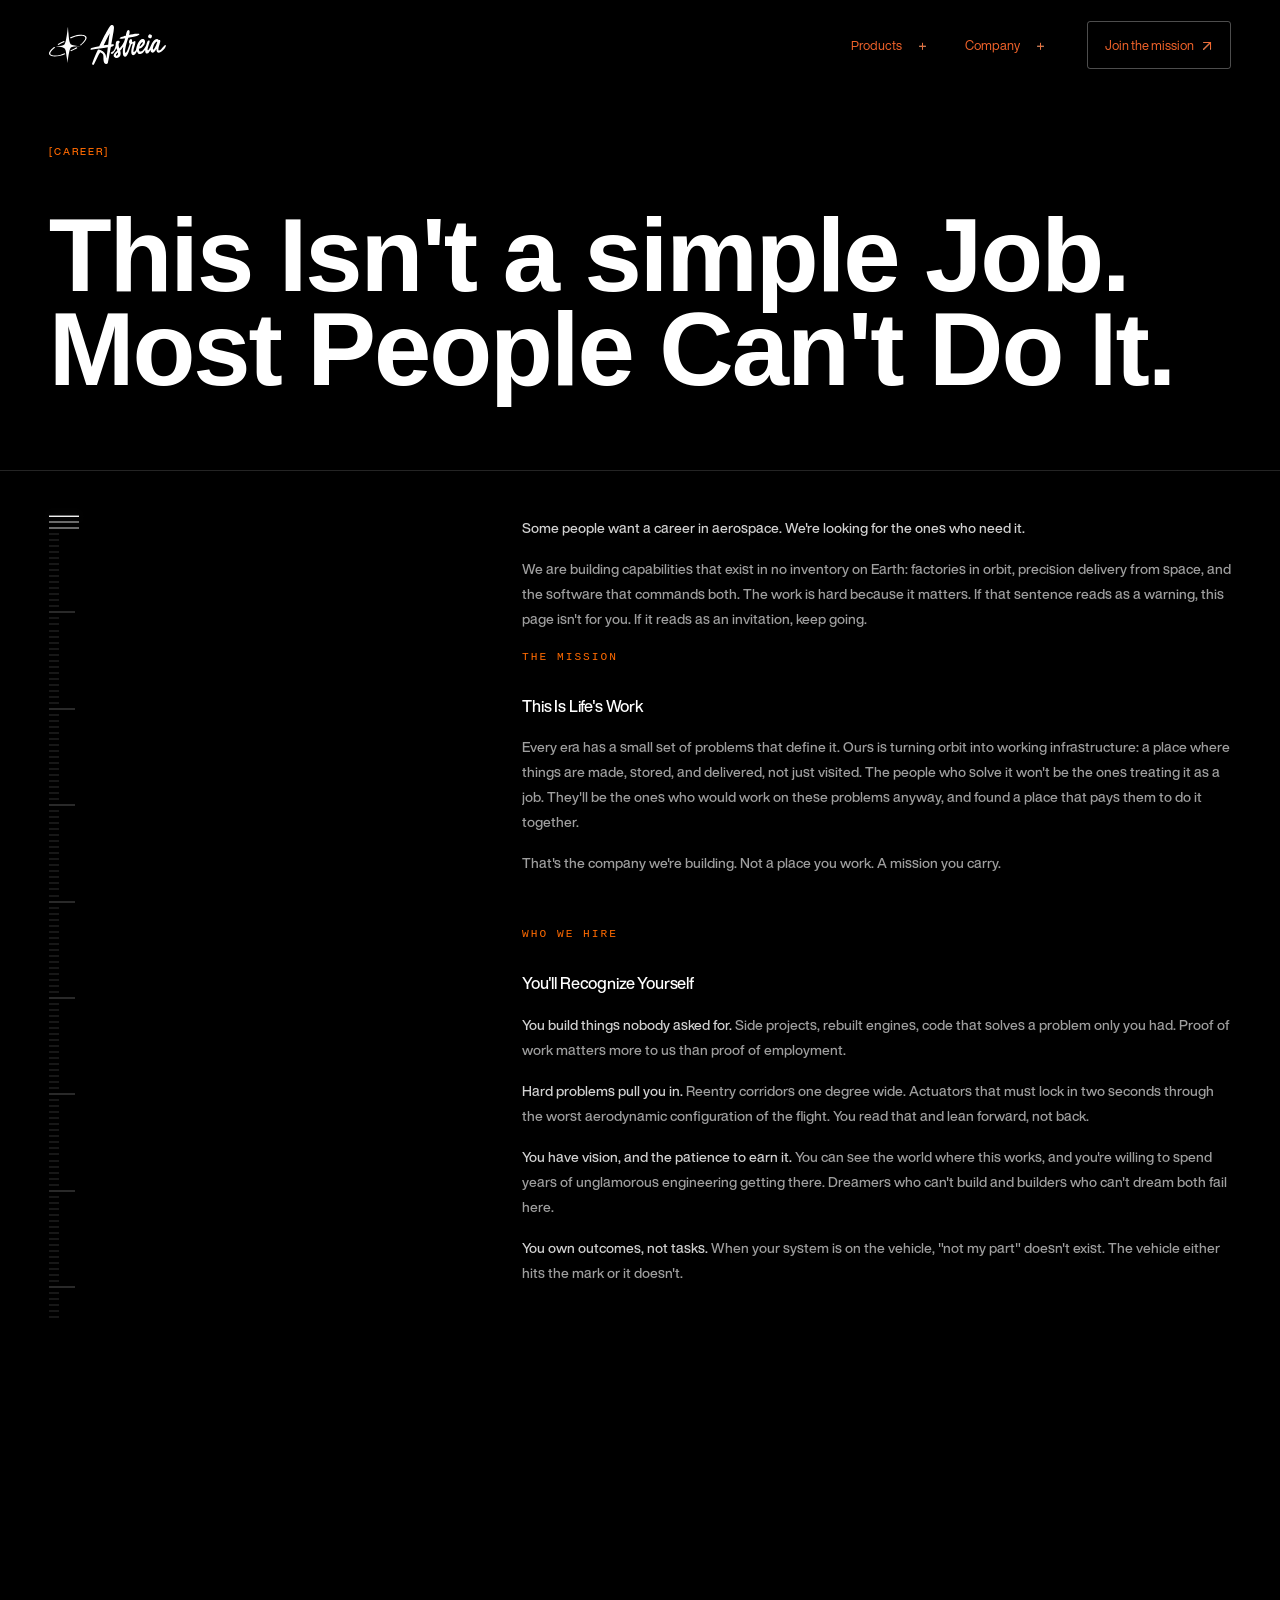
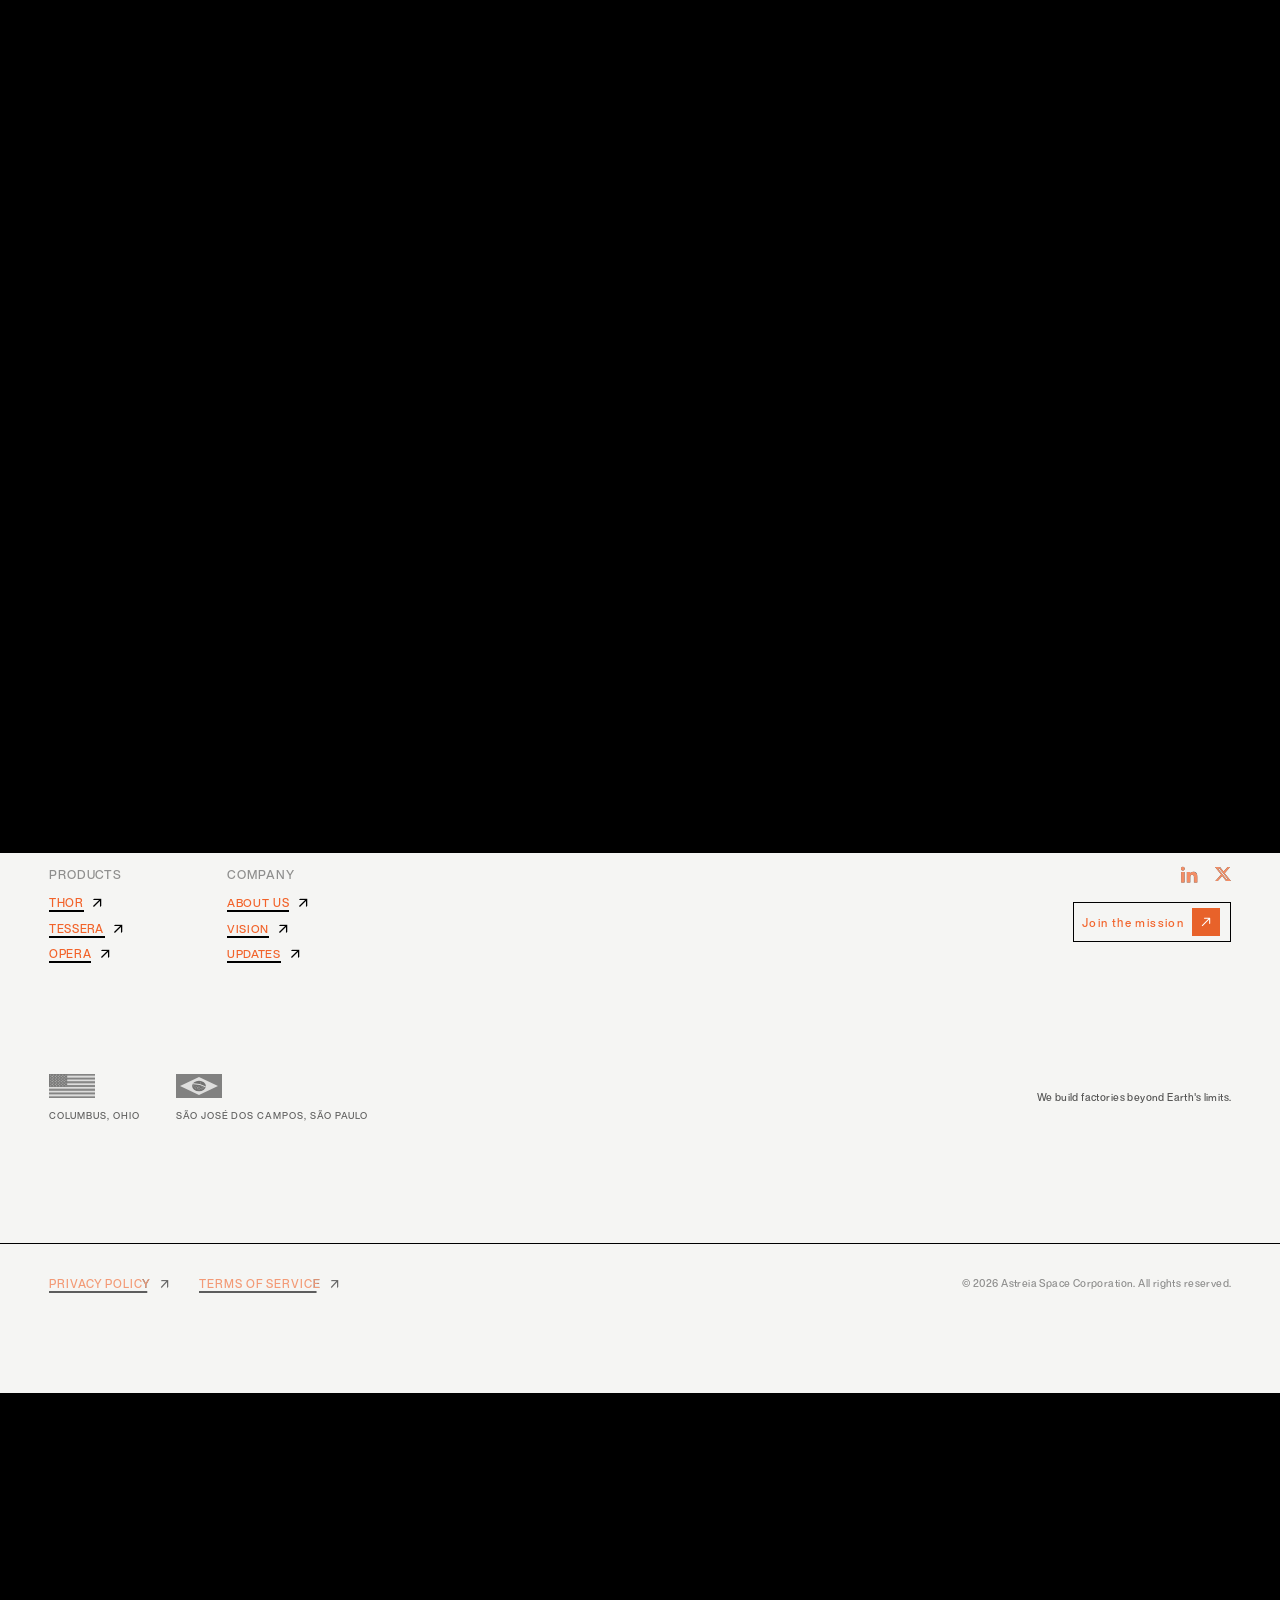
<file: career/index.html>
<!doctype html>
<html lang="en" data-page-theme="dark">
<head>
  <style id="initial-paint">/* Inlined in each entry document, before any stylesheet or JavaScript request. */
html[data-page-theme] { background: #000; color: #fff; }
html[data-page-theme="light"] { background: #fff; color: #000; }
html[data-page-theme] body { margin: 0; background: inherit; color: inherit; }
/* The reveal exposes the footer's surface around the clipped page. Keep this
   theme-aware even though the critical selector outranks the loaded styles. */
html[data-page-theme] body.is-footer-revealing { background: var(--footer-reveal-background, #f5f5f3); }
</style>

  <meta charset="UTF-8">
  <meta name="viewport" content="width=device-width, initial-scale=1, viewport-fit=cover">
  <title>Careers at Astreia Space Corporation | Space Engineering Jobs</title>
  <meta name="description" content="Careers at Astreia. We hire people who treat this as life's work: builders with vision, drawn to hard problems, here for the mission, not the job title.">
  <meta name="theme-color" content="#000000">
  <link rel="canonical" href="https://astreia.space/career">
  <link rel="icon" href="/brand/favicon.svg" type="image/svg+xml">
  <link rel="preload" href="/fonts/helvetica-now/HelveticaNowDisplay.woff2" as="font" type="font/woff2" crossorigin>
  <link rel="stylesheet" href="/styles/production.css">
  <link rel="stylesheet" href="/styles/footer-reveal.css">
  <script type="module" crossorigin src="/assets/modulepreload-polyfill-B5Qt9EMX.js"></script>
  <script type="module" crossorigin src="/assets/app-CLxfyTSd.js"></script>
  <link rel="stylesheet" crossorigin href="/assets/app-DV9-7h3O.css">
  <link rel="stylesheet" crossorigin href="/assets/site-DxZbnut0.css">
</head>
<body class="inner-page official-page textured-page" data-page="career">
<a class="skip-link" href="#swap">Skip to content</a>
<header class="site-nav">
      <a class="brand" href="/#factory" aria-label="Astreia home"
        ><img
          src="/brand/v3_icon_letter_white.svg"
          width="723"
          height="243"
          alt="Astreia"
      /></a>
      <nav class="nav-menus" aria-label="Main navigation">
        <div class="nav-dropdown">
          <button class="nav-dropdown-toggle" type="button" aria-expanded="false" aria-controls="products-menu">Products <span class="nav-dropdown-mark" aria-hidden="true">＋</span></button>
          <div class="nav-dropdown-panel" id="products-menu" hidden inert>
            <a href="/thor-xr-1/">Thor</a>
            <a href="/tessera-1/">Tessera</a>
            <a href="/opera/">OPERA</a>
          </div>
        </div>
        <div class="nav-dropdown">
          <button class="nav-dropdown-toggle" type="button" aria-expanded="false" aria-controls="company-menu">Company <span class="nav-dropdown-mark" aria-hidden="true">＋</span></button>
          <div class="nav-dropdown-panel" id="company-menu" hidden inert>
            <a href="/about-us/">About us</a>
            <a href="/vision/">Vision</a>
            <a href="/updates/">Updates</a>
          </div>
        </div>
      </nav>
      <a class="nav-contact" href="/contact/"
        >Join the mission <span>↗</span></a
      >
    </header>
<div id="swap" tabindex="-1">
<main id="page-content" class="page-main">
  <article class="legal-page legal-page--scrubber career-page" aria-label="Career">
    <header class="legal-page__header" data-nav-section>
      <span class="legal-page__brand">[Career]</span>
      <h1 class="hero__title"><span class="hero__title__line">This Isn't a simple Job.</span><br><span class="hero__title__line">Most People Can't Do It.</span></h1>
    </header>
    <hr class="legal-page__rule" />
    <div class="legal-page__pin">
      <div class="legal-page__body">
        <aside class="legal-page__scrubber-col" aria-hidden="true">
          <div class="legal-scrubber">
            <div class="legal-scrubber__track"></div>
            <div class="legal-scrubber__cursor"></div>
          </div>
        </aside>
        <div class="legal-page__scroll">
          <div class="legal-page__content">
            <p class="legal-page__intro"><strong>Some people want a career in aerospace. We're looking for the ones who need it.</strong></p>
            <p>We are building capabilities that exist in no inventory on Earth: factories in orbit, precision delivery from space, and the software that commands both. The work is hard because it matters. If that sentence reads as a warning, this page isn't for you. If it reads as an invitation, keep going.</p>

            <section class="legal-page__section">
              <p class="legal-page__kicker">The Mission</p>
              <h2>This Is Life's Work</h2>
              <p>Every era has a small set of problems that define it. Ours is turning orbit into working infrastructure: a place where things are made, stored, and delivered, not just visited. The people who solve it won't be the ones treating it as a job. They'll be the ones who would work on these problems anyway, and found a place that pays them to do it together.</p>
              <p>That's the company we're building. Not a place you work. A mission you carry.</p>
            </section>

            <section class="legal-page__section">
              <p class="legal-page__kicker">Who We Hire</p>
              <h2>You'll Recognize Yourself</h2>
              <p><strong>You build things nobody asked for.</strong> Side projects, rebuilt engines, code that solves a problem only you had. Proof of work matters more to us than proof of employment.</p>
              <p><strong>Hard problems pull you in.</strong> Reentry corridors one degree wide. Actuators that must lock in two seconds through the worst aerodynamic configuration of the flight. You read that and lean forward, not back.</p>
              <p><strong>You have vision, and the patience to earn it.</strong> You can see the world where this works, and you're willing to spend years of unglamorous engineering getting there. Dreamers who can't build and builders who can't dream both fail here.</p>
              <p><strong>You own outcomes, not tasks.</strong> When your system is on the vehicle, "not my part" doesn't exist. The vehicle either hits the mark or it doesn't.</p>
            </section>

            <section class="legal-page__section">
              <p class="legal-page__kicker">The Honest Part</p>
              <h2>This Isn't for Everyone</h2>
              <p>We'd rather lose a candidate than mislead one. Astreia is a startup building flight hardware: the problems are unsolved, the pace is real, and the standard is set by physics, which does not negotiate. If you're optimizing for a comfortable title, a mature process to follow, or work that stays neatly at work, there are excellent companies for that. We're not one of them yet, and honestly, we hope we never fully become one.</p>
              <p>What we promise instead: problems worth your best years, ownership from day one, and the moment when hardware you built leaves the atmosphere, or comes back through it.</p>
            </section>

            <section class="legal-page__section">
              <p class="legal-page__kicker">How We Work</p>
              <h2>Small Teams. Full Ownership. Flight Data.</h2>
              <p>We operate the way the launch revolution was won: small teams moving fast, decisions made by the people closest to the hardware, and flight data over paperwork. Speed over ceremony. We publish our test campaigns as they happen, including the failures, because the failures are where the engineering actually lives, and engineers who hide failures don't learn from them.</p>
              <p>You will be close to everything: the design, the test stand, the trade-offs, the customer, the launch. In a company this size, there is nowhere to hide, and nowhere better to grow.</p>
            </section>

            <section class="legal-page__section">
              <p class="legal-page__kicker">Roles</p>
              <h2>Where You Fit</h2>
              <p>We hire across the full loop: vehicle engineering (aerothermodynamics, GN&amp;C, structures, mechanisms, propulsion), manufacturing systems, mission software, and the business functions that get hardware to orbit (programs, supply chain, government affairs).</p>
              <p><strong>Don't see your role?</strong> Titles are downstream of missions. If you can make our vehicles better, tell us how.</p>
              <nav class="editorial-ctas" aria-label="Apply">
                <a class="editorial-cta" href="#">
                  <span>Open positions</span>
                  <span class="editorial-cta__arrow" aria-hidden="true">↗</span>
                </a>
                <a class="editorial-cta" href="/contact/">
                  <span>Open application: show us something you built</span>
                  <span class="editorial-cta__arrow" aria-hidden="true">↗</span>
                </a>
              </nav>
            </section>

            <section class="legal-page__section">
              <p><strong>The mission is the job. Everything else is logistics.</strong></p>
              <p>Fast isn't enough. We go hypersonic.</p>
            </section>
          </div>
        </div>
      </div>
    </div>
  </article>
  </main>
</div>
<div id="footer-mount"></div>
</body>
</html>
</file>
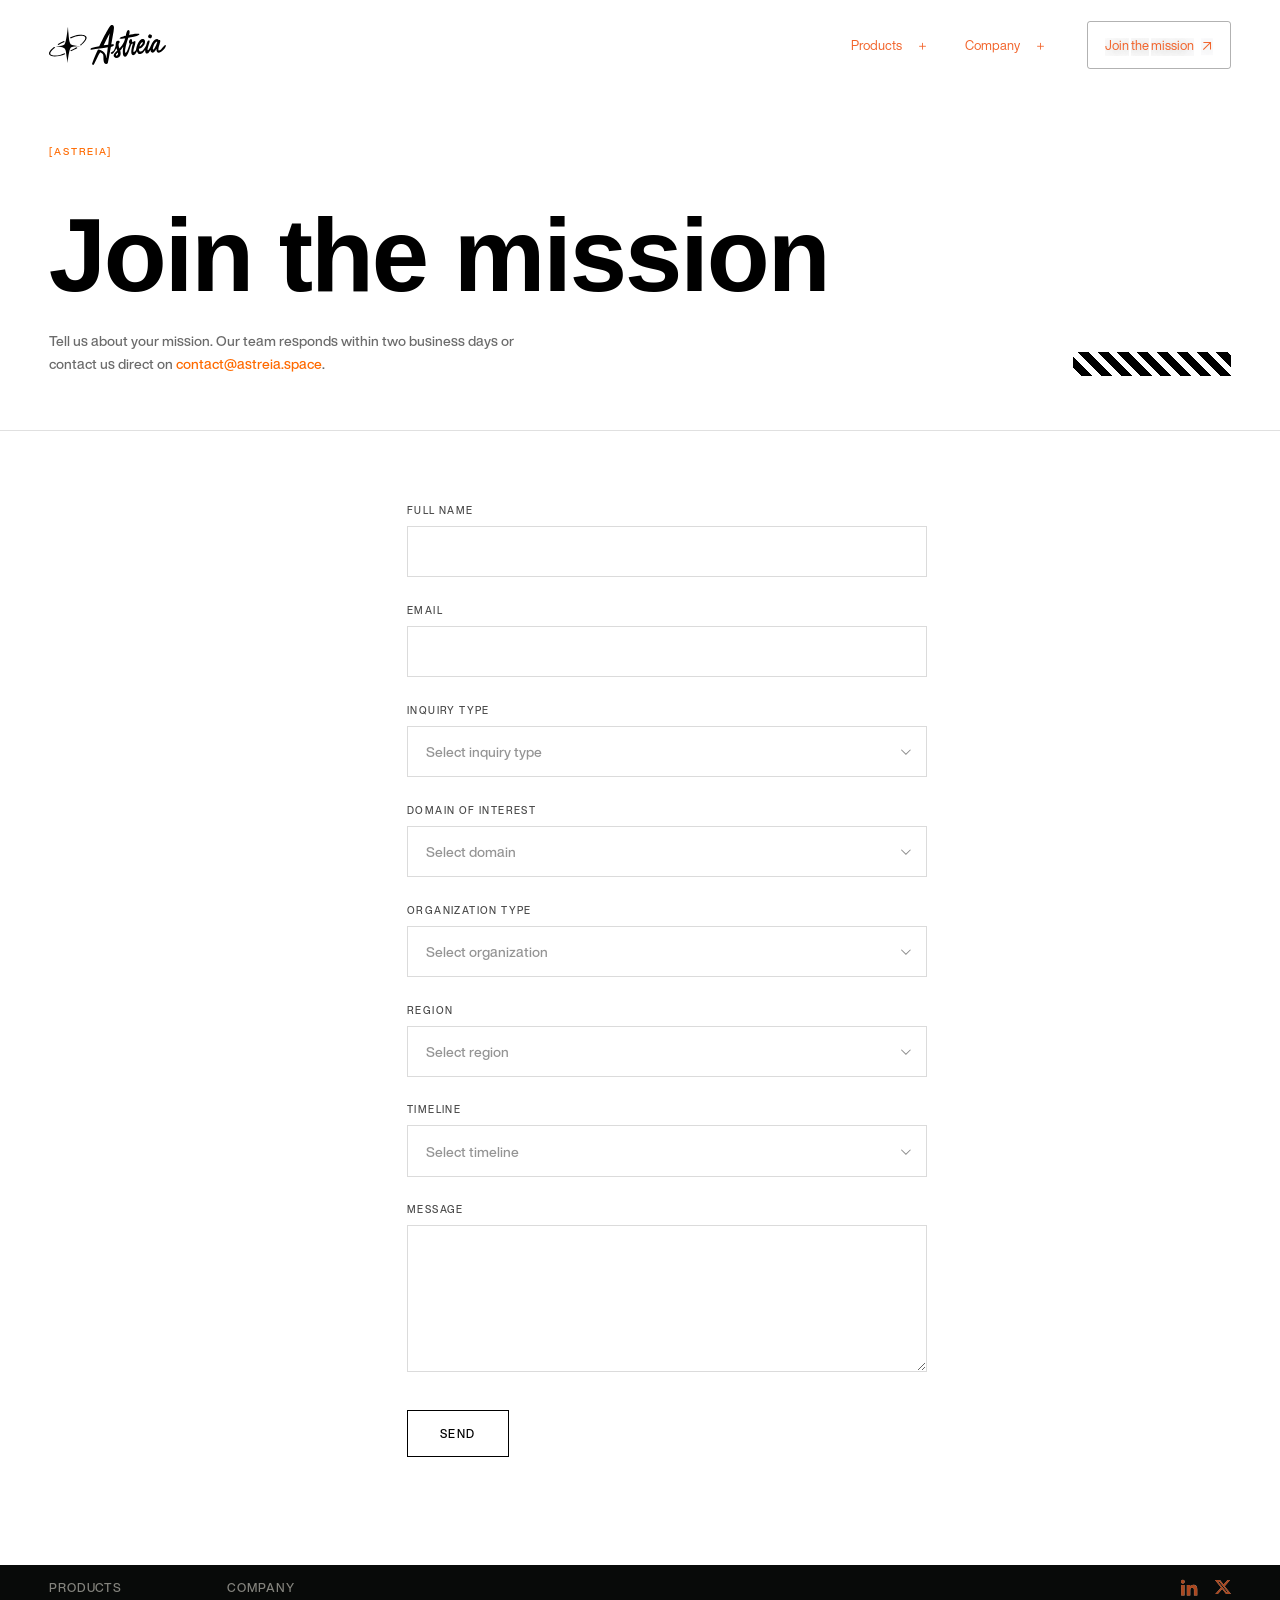
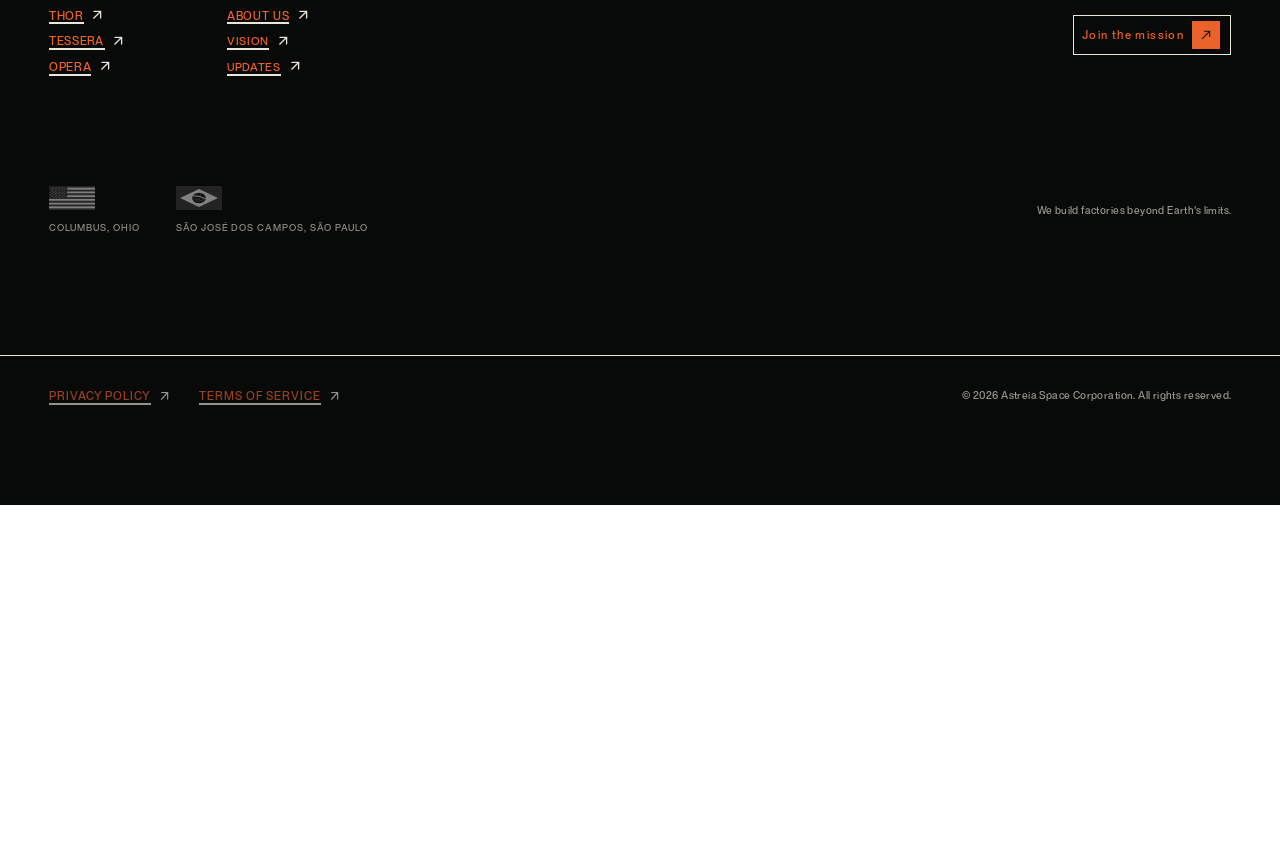
<file: contact-us/index.html>
<!doctype html>
<html lang="en" data-page-theme="light">
<head>
  <style id="initial-paint">/* Inlined in each entry document, before any stylesheet or JavaScript request. */
html[data-page-theme] { background: #000; color: #fff; }
html[data-page-theme="light"] { background: #fff; color: #000; }
html[data-page-theme] body { margin: 0; background: inherit; color: inherit; }
/* The reveal exposes the footer's surface around the clipped page. Keep this
   theme-aware even though the critical selector outranks the loaded styles. */
html[data-page-theme] body.is-footer-revealing { background: var(--footer-reveal-background, #f5f5f3); }
</style>

  <meta charset="UTF-8">
  <meta name="viewport" content="width=device-width, initial-scale=1, viewport-fit=cover">
  <title>Join the mission | Astreia Space Corporation</title>
  <meta name="description" content="Tell us about your mission. Our team responds within two business days.">
  <meta name="theme-color" content="#ffffff">
  <link rel="canonical" href="https://astreia.space/contact">
  <link rel="icon" href="/brand/favicon.svg" type="image/svg+xml">
  <link rel="preload" href="/fonts/helvetica-now/HelveticaNowDisplay.woff2" as="font" type="font/woff2" crossorigin>
  <link rel="stylesheet" href="/styles/production.css">
  <link rel="stylesheet" href="/styles/footer-reveal.css">
  <script type="module" crossorigin src="/assets/modulepreload-polyfill-B5Qt9EMX.js"></script>
  <script type="module" crossorigin src="/assets/app-CLxfyTSd.js"></script>
  <link rel="stylesheet" crossorigin href="/assets/app-DV9-7h3O.css">
  <link rel="stylesheet" crossorigin href="/assets/site-DxZbnut0.css">
</head>
<body class="inner-page page-contact official-contact is-hero-light" data-page="contact">
<a class="skip-link" href="#swap">Skip to content</a>
<header class="site-nav">
      <a class="brand" href="/#factory" aria-label="Astreia home"
        ><img
          src="/brand/v3_icon_letter_white.svg"
          width="723"
          height="243"
          alt="Astreia"
      /></a>
      <nav class="nav-menus" aria-label="Main navigation">
        <div class="nav-dropdown">
          <button class="nav-dropdown-toggle" type="button" aria-expanded="false" aria-controls="products-menu">Products <span class="nav-dropdown-mark" aria-hidden="true">＋</span></button>
          <div class="nav-dropdown-panel" id="products-menu" hidden inert>
            <a href="/thor-xr-1/">Thor</a>
            <a href="/tessera-1/">Tessera</a>
            <a href="/opera/">OPERA</a>
          </div>
        </div>
        <div class="nav-dropdown">
          <button class="nav-dropdown-toggle" type="button" aria-expanded="false" aria-controls="company-menu">Company <span class="nav-dropdown-mark" aria-hidden="true">＋</span></button>
          <div class="nav-dropdown-panel" id="company-menu" hidden inert>
            <a href="/about-us/">About us</a>
            <a href="/vision/">Vision</a>
            <a href="/updates/">Updates</a>
          </div>
        </div>
      </nav>
      <a class="nav-contact" href="/contact/"
        >Join the mission <span>↗</span></a
      >
    </header>
<div id="swap" tabindex="-1">
<main id="page-content" class="page-main" tabindex="-1">
  <article class="contact-page" aria-label="Join the mission">
    <header class="contact-page__header" data-nav-section>
      <span class="contact-page__brand">[Astreia]</span>
      <h1 class="hero__title" data-contact-title>Join the mission</h1>
      <p class="contact-page__desc">Tell us about your mission. Our team responds within two business days or contact us direct on <a href="mailto:contact@astreia.space">contact@astreia.space</a>.</p>
      <span class="contact-page__scroll" aria-hidden="true"></span>
    </header>
    <hr class="contact-page__rule">
    <div class="contact-page__body">
      <form class="contact-form" id="contactForm" action="https://formsubmit.co/contact@astreia.space" method="POST" novalidate>
        <input type="text" name="_honey" class="contact-form__honey" tabindex="-1" autocomplete="off" aria-hidden="true">
        <input type="hidden" name="_captcha" value="false">
        <input type="hidden" name="_template" value="table">
        <div class="contact-field"><label class="contact-field__label" for="contact-name">Full Name</label><input class="contact-field__input" type="text" id="contact-name" name="name" autocomplete="name" required></div>
        <div class="contact-field"><label class="contact-field__label" for="contact-email">Email</label><input class="contact-field__input" type="email" id="contact-email" name="email" autocomplete="email" required></div>
        <div class="contact-field"><label class="contact-field__label" for="contact-inquiry">Inquiry Type</label><div class="contact-field__select-wrap"><select class="contact-field__input" id="contact-inquiry" name="inquiry" required><option value="" disabled selected>Select inquiry type</option><option>General Inquiry</option><option>Partnership</option><option>Government &amp; Defense</option><option>Press &amp; Media</option><option>Careers</option><option>Technical Support</option></select></div></div>
        <div class="contact-field"><label class="contact-field__label" for="contact-domain">Domain of Interest</label><div class="contact-field__select-wrap"><select class="contact-field__input" id="contact-domain" name="domain" required><option value="" disabled selected>Select domain</option><option>Space</option><option>Software</option><option>Multiple Domains</option></select></div></div>
        <div class="contact-field"><label class="contact-field__label" for="contact-organization">Organization Type</label><div class="contact-field__select-wrap"><select class="contact-field__input" id="contact-organization" name="organization" required><option value="" disabled selected>Select organization</option><option>Government</option><option>Defense Contractor</option><option>Commercial</option><option>Academic</option><option>Individual</option><option>Other</option></select></div></div>
        <div class="contact-field"><label class="contact-field__label" for="contact-region">Region</label><div class="contact-field__select-wrap"><select class="contact-field__input" id="contact-region" name="region" required><option value="" disabled selected>Select region</option><option>U.S</option><option>UK</option><option>Australia</option><option>New Zealand</option><option>Japan</option></select></div></div>
        <div class="contact-field"><label class="contact-field__label" for="contact-timeline">Timeline</label><div class="contact-field__select-wrap"><select class="contact-field__input" id="contact-timeline" name="timeline" required><option value="" disabled selected>Select timeline</option><option>Immediate</option><option>1–3 months</option><option>3–6 months</option><option>6+ months</option><option>Exploring options</option></select></div></div>
        <div class="contact-field"><label class="contact-field__label" for="contact-message">Message</label><textarea class="contact-field__input contact-field__textarea" id="contact-message" name="message" rows="5" required></textarea></div>
        <button type="submit" class="contact-form__submit">Send</button>
        <p class="contact-form__error" hidden role="alert">Something went wrong. Please try again or email us at contact@astreia.space.</p>
      </form>
      <div class="contact-form__success" hidden>
        <div class="contact-thank-you" data-thank-you-root></div>
      </div>
    </div>
  </article>
</main>
</div>
<div id="footer-mount"></div>
</body>
</html>
</file>
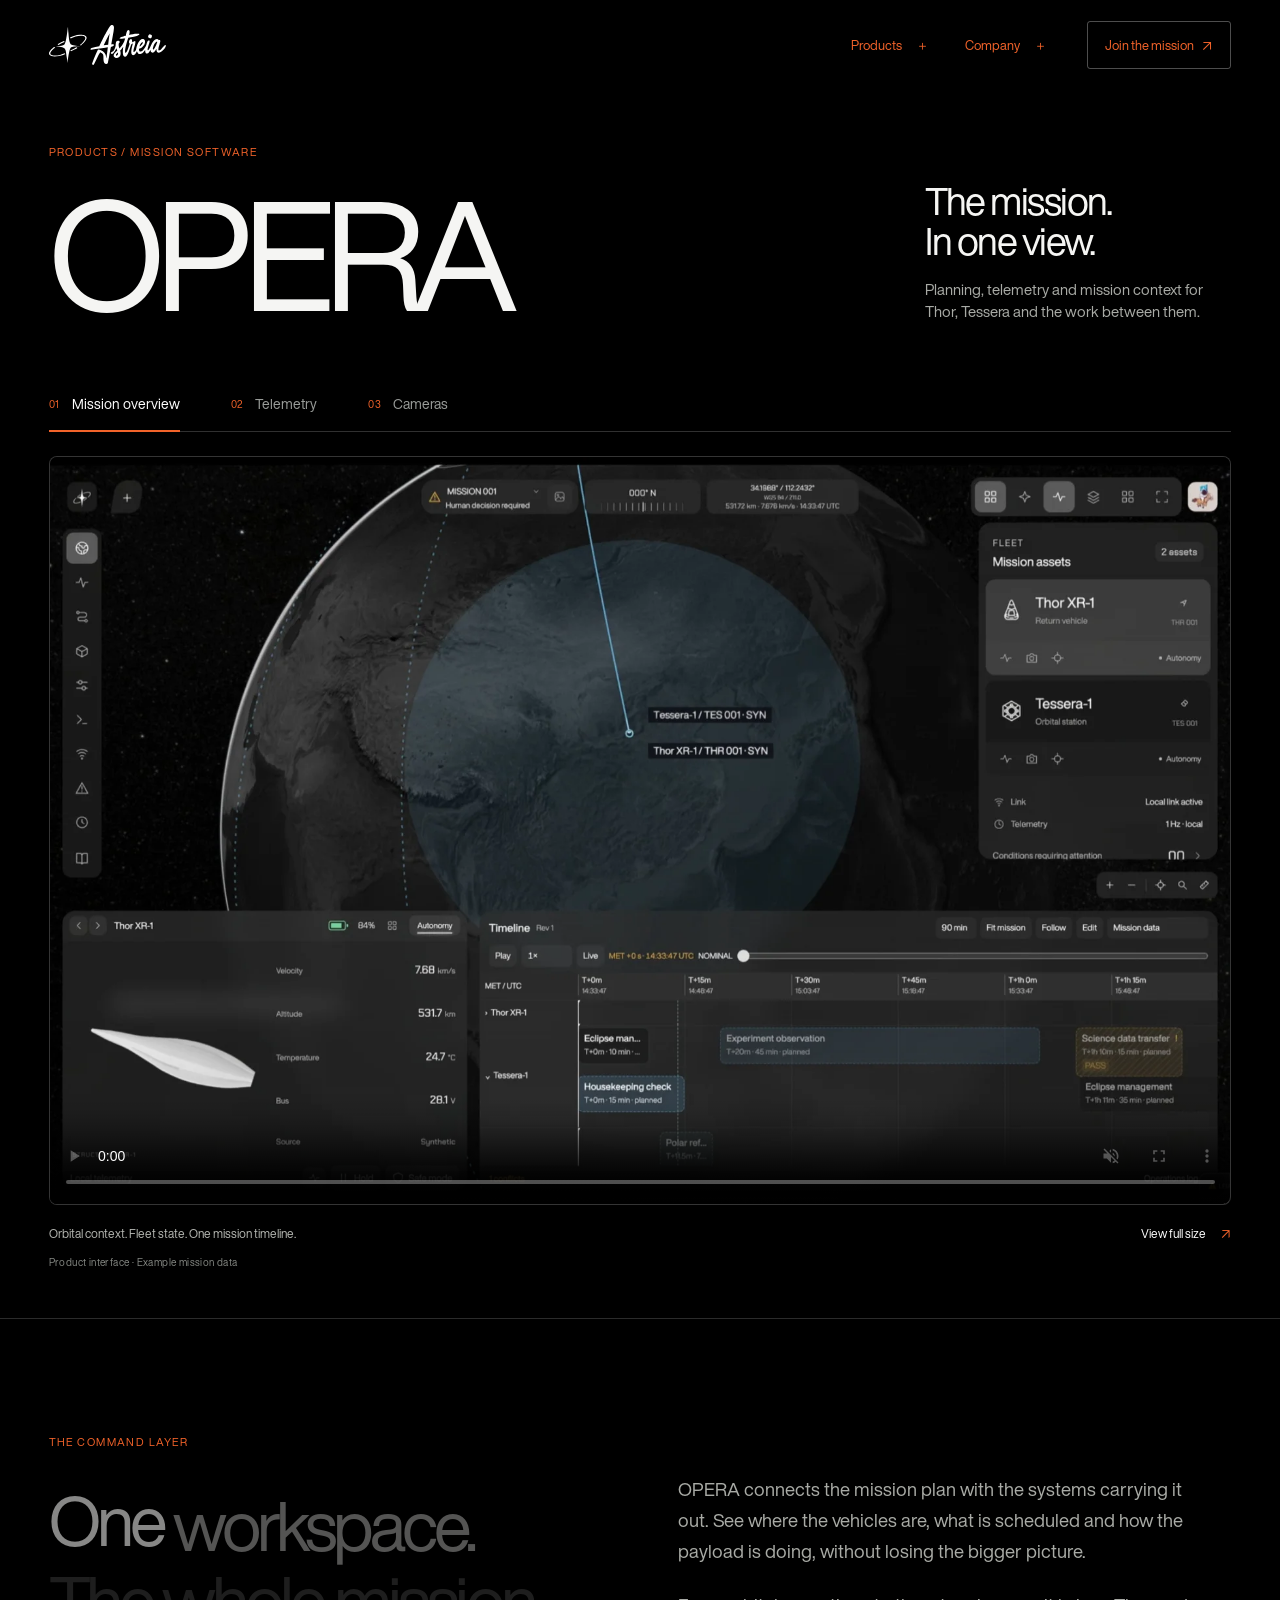
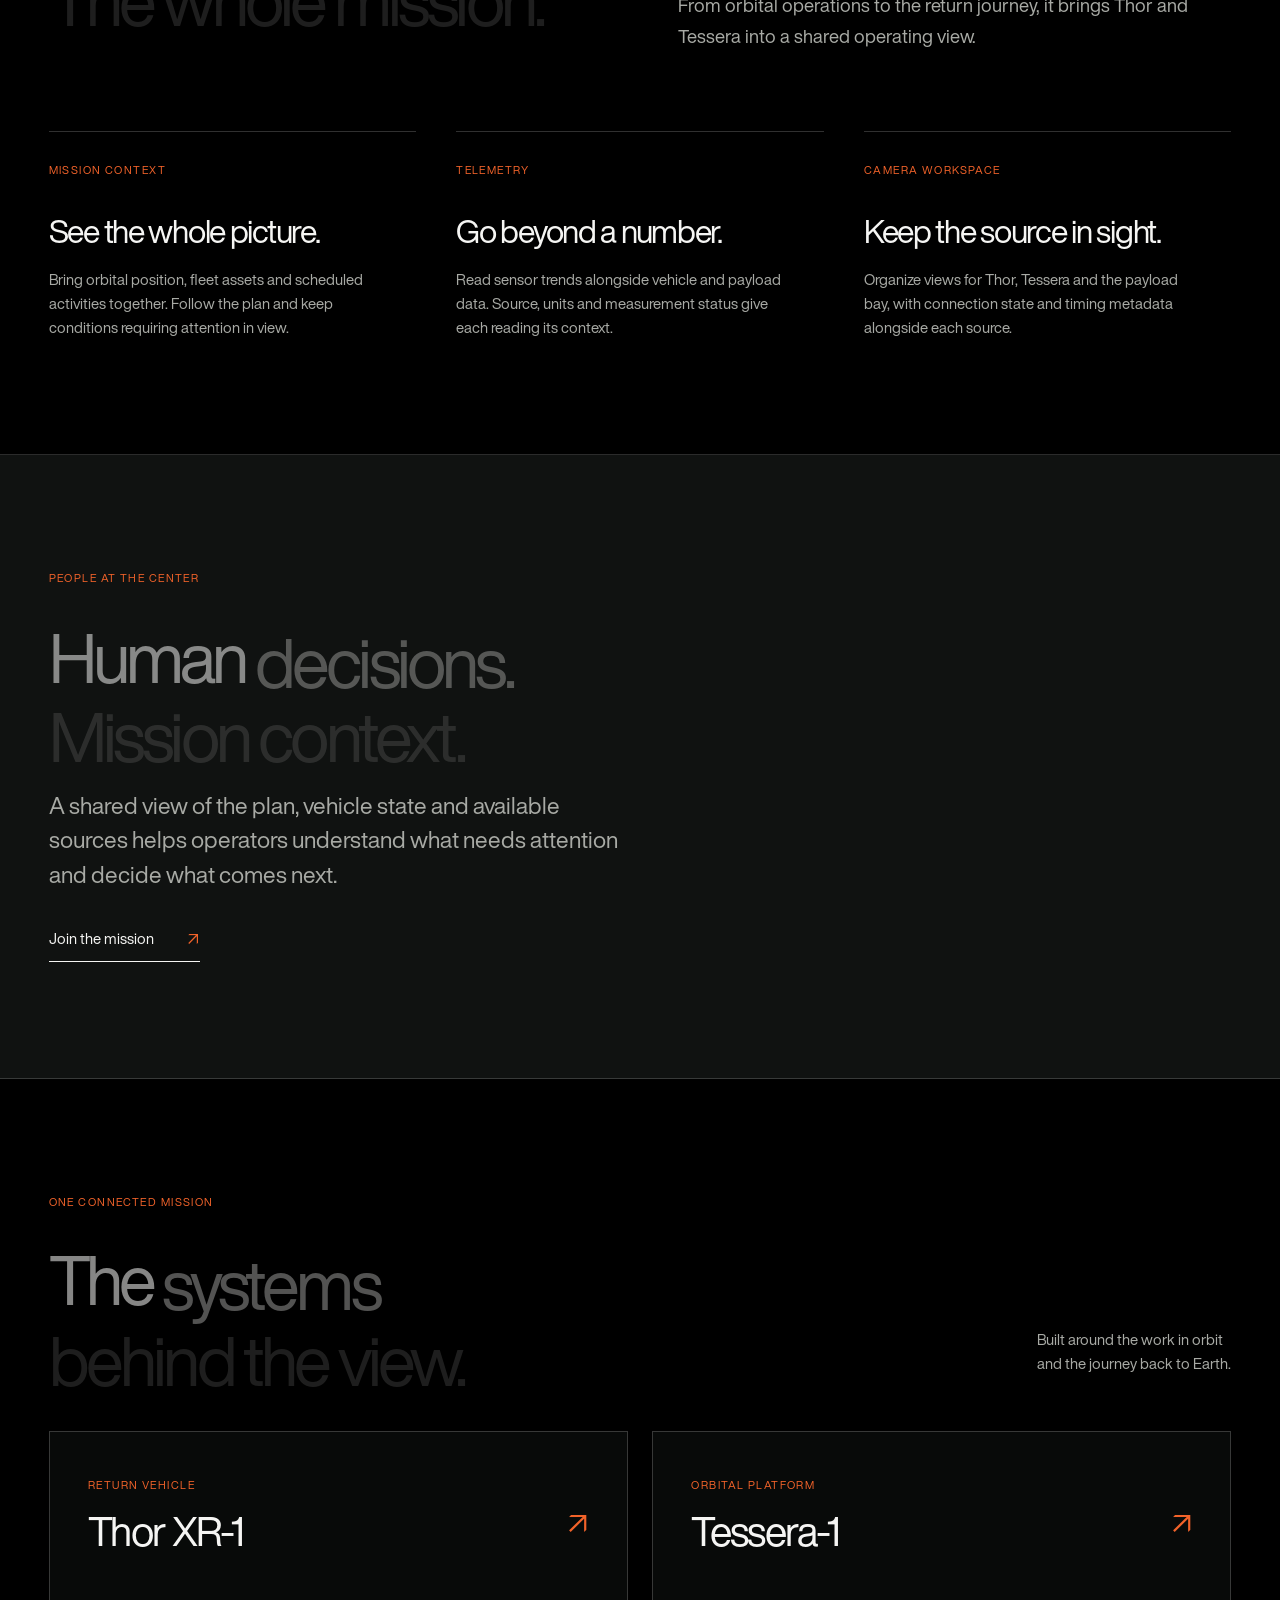
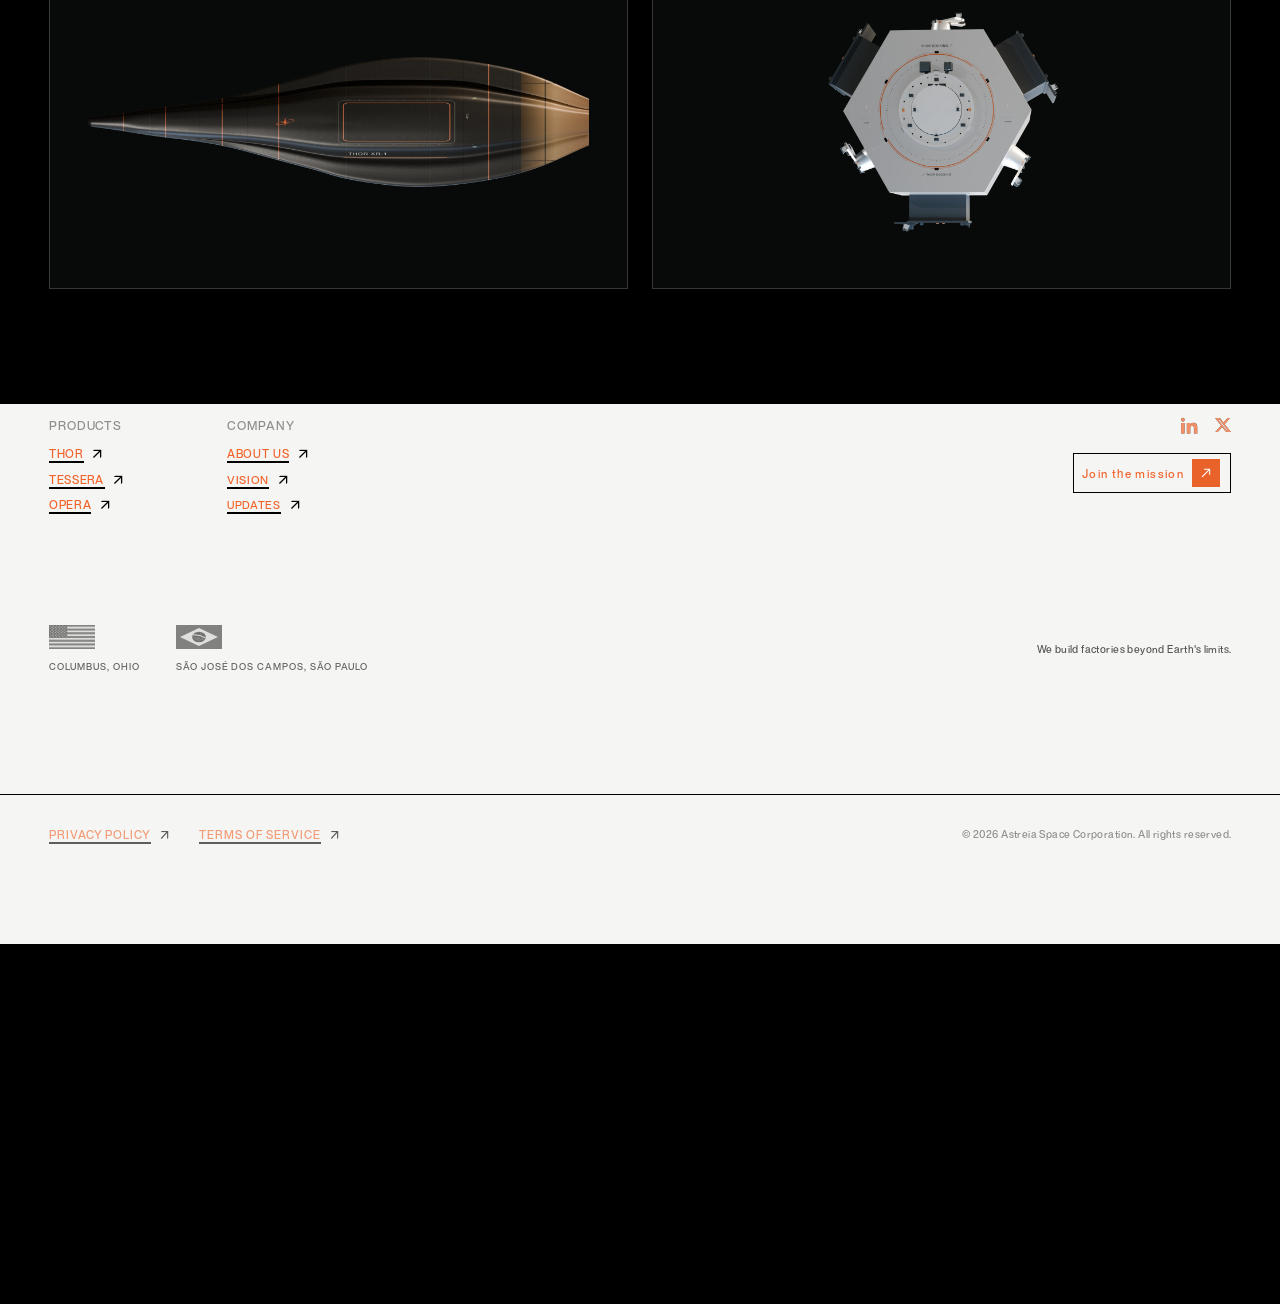
<file: opera/index.html>
<!doctype html>
<html lang="en" data-page-theme="dark">
<head>
  <style id="initial-paint">/* Inlined in each entry document, before any stylesheet or JavaScript request. */
html[data-page-theme] { background: #000; color: #fff; }
html[data-page-theme="light"] { background: #fff; color: #000; }
html[data-page-theme] body { margin: 0; background: inherit; color: inherit; }
/* The reveal exposes the footer's surface around the clipped page. Keep this
   theme-aware even though the critical selector outranks the loaded styles. */
html[data-page-theme] body.is-footer-revealing { background: var(--footer-reveal-background, #f5f5f3); }
</style>

  <meta charset="UTF-8">
  <meta name="viewport" content="width=device-width, initial-scale=1, viewport-fit=cover">
  <title>OPERA — The mission in one view | Astreia</title>
  <meta name="description" content="OPERA brings mission planning, orbital context, telemetry and camera views into one workspace for Thor and Tessera.">
  <meta name="theme-color" content="#000000">
  <link rel="canonical" href="https://main.d35lz5wvl3tf99.amplifyapp.com/opera/">
  <link rel="icon" href="/brand/favicon.svg" type="image/svg+xml">
  <link rel="preload" href="/fonts/helvetica-now/HelveticaNowDisplay.woff2" as="font" type="font/woff2" crossorigin>
  <link rel="preload" href="/products/opera/overview-poster.webp" as="image" fetchpriority="high">
  <link rel="stylesheet" href="/styles/production.css">
  <link rel="stylesheet" href="/styles/footer-reveal.css">
  <script type="module" crossorigin src="/assets/modulepreload-polyfill-B5Qt9EMX.js"></script>
  <script type="module" crossorigin src="/assets/app-CLxfyTSd.js"></script>
  <link rel="stylesheet" crossorigin href="/assets/app-DV9-7h3O.css">
  <link rel="stylesheet" crossorigin href="/assets/site-DxZbnut0.css">
</head>
<body class="inner-page product-body opera-body" data-page="opera">
  <a class="skip-link" href="#swap">Skip to content</a>
  <header class="site-nav">
      <a class="brand" href="/#factory" aria-label="Astreia home"
        ><img
          src="/brand/v3_icon_letter_white.svg"
          width="723"
          height="243"
          alt="Astreia"
      /></a>
      <nav class="nav-menus" aria-label="Main navigation">
        <div class="nav-dropdown">
          <button class="nav-dropdown-toggle" type="button" aria-expanded="false" aria-controls="products-menu">Products <span class="nav-dropdown-mark" aria-hidden="true">＋</span></button>
          <div class="nav-dropdown-panel" id="products-menu" hidden inert>
            <a href="/thor-xr-1/">Thor</a>
            <a href="/tessera-1/">Tessera</a>
            <a href="/opera/">OPERA</a>
          </div>
        </div>
        <div class="nav-dropdown">
          <button class="nav-dropdown-toggle" type="button" aria-expanded="false" aria-controls="company-menu">Company <span class="nav-dropdown-mark" aria-hidden="true">＋</span></button>
          <div class="nav-dropdown-panel" id="company-menu" hidden inert>
            <a href="/about-us/">About us</a>
            <a href="/vision/">Vision</a>
            <a href="/updates/">Updates</a>
          </div>
        </div>
      </nav>
      <a class="nav-contact" href="/contact/"
        >Join the mission <span>↗</span></a
      >
    </header>
  <div id="swap" tabindex="-1">
    <main class="page-main product-page opera-page">
      <header class="opera-hero" data-nav-section>
        <div class="opera-hero__heading">
          <div><p class="product-eyebrow">Products / Mission software</p><h1>OPERA</h1></div>
          <div class="opera-hero__intro"><h2>The mission.<br>In one view.</h2><p>Planning, telemetry and mission context for Thor, Tessera and the work between them.</p></div>
        </div>
        <div class="opera-preview" data-opera-preview>
          <div class="opera-preview__tabs" role="tablist" aria-label="Explore the OPERA interface">
            <button id="opera-tab-overview" role="tab" type="button" aria-controls="opera-view-overview" aria-selected="true"><span aria-hidden="true">01</span> Mission overview</button>
            <button id="opera-tab-telemetry" role="tab" type="button" aria-controls="opera-view-telemetry" aria-selected="false" tabindex="-1"><span aria-hidden="true">02</span> Telemetry</button>
            <button id="opera-tab-cameras" role="tab" type="button" aria-controls="opera-view-cameras" aria-selected="false" tabindex="-1"><span aria-hidden="true">03</span> Cameras</button>
          </div>
          <figure id="opera-view-overview" class="opera-preview__panel" role="tabpanel" aria-labelledby="opera-tab-overview" tabindex="0">
            <div class="opera-preview__image">
              <video class="opera-preview__video" loop muted playsinline controls preload="metadata" poster="/products/opera/overview-poster.webp" width="1808" height="1144" aria-label="OPERA mission overview: orbital Earth view, Thor and Tessera fleet assets and mission timeline">
                <source src="/products/opera/overview-loop.mp4" type="video/mp4">
                <a href="/products/opera/overview-loop.mp4">Watch the OPERA mission overview</a>
              </video>
            </div>
            <figcaption><span>Orbital context. Fleet state. One mission timeline.</span><a href="/products/opera/overview-loop.mp4" target="_blank" rel="noopener noreferrer">View full size <span aria-hidden="true">↗</span></a></figcaption>
          </figure>
          <figure id="opera-view-telemetry" class="opera-preview__panel" role="tabpanel" aria-labelledby="opera-tab-telemetry" tabindex="0" hidden>
            <a class="opera-preview__image" href="/products/opera/telemetry-2800.webp" target="_blank" rel="noopener noreferrer" aria-label="View the OPERA telemetry image at full size in a new tab"><img src="/products/opera/telemetry-1600.webp" srcset="/products/opera/telemetry-1600.webp 1600w, /products/opera/telemetry-2800.webp 2800w" sizes="(min-width: 1600px) 1440px, 92vw" alt="OPERA telemetry workspace with sensor trends, geometric altitude and Tessera payload environment data" width="3024" height="1900" decoding="async"></a>
            <figcaption><span>Read the trends. Understand the payload environment.</span><a href="/products/opera/telemetry-2800.webp" target="_blank" rel="noopener noreferrer">View full size <span aria-hidden="true">↗</span></a></figcaption>
          </figure>
          <figure id="opera-view-cameras" class="opera-preview__panel" role="tabpanel" aria-labelledby="opera-tab-cameras" tabindex="0" hidden>
            <a class="opera-preview__image" href="/products/opera/cameras-2800.webp" target="_blank" rel="noopener noreferrer" aria-label="View the OPERA camera workspace image at full size in a new tab"><img src="/products/opera/cameras-1600.webp" srcset="/products/opera/cameras-1600.webp 1600w, /products/opera/cameras-2800.webp 2800w" sizes="(min-width: 1600px) 1440px, 92vw" alt="OPERA camera workspace for Thor, Tessera and the payload bay, showing awaiting-source states and source metadata fields" width="3024" height="1902" decoding="async"></a>
            <figcaption><span>Every viewpoint, with its source status in sight.</span><a href="/products/opera/cameras-2800.webp" target="_blank" rel="noopener noreferrer">View full size <span aria-hidden="true">↗</span></a></figcaption>
          </figure>
          <p class="opera-preview__note">Product interface · Example mission data</p>
          <noscript><p class="opera-preview__fallback"><a href="/products/opera/telemetry-2800.webp">View telemetry</a> · <a href="/products/opera/cameras-2800.webp">View camera workspace</a></p></noscript>
        </div>
      </header>
      <section class="product-section" aria-labelledby="opera-overview-title">
        <div class="product-section__intro">
          <div><p class="product-eyebrow">The command layer</p><h2 id="opera-overview-title" data-reveal>One workspace.<br>The whole mission.</h2></div>
          <div class="product-section__copy"><p>OPERA connects the mission plan with the systems carrying it out. See where the vehicles are, what is scheduled and how the payload is doing, without losing the bigger picture.</p><p>From orbital operations to the return journey, it brings Thor and Tessera into a shared operating view.</p></div>
        </div>
        <div class="opera-capabilities">
          <article><span class="product-eyebrow">Mission context</span><h3>See the whole picture.</h3><p>Bring orbital position, fleet assets and scheduled activities together. Follow the plan and keep conditions requiring attention in view.</p></article>
          <article><span class="product-eyebrow">Telemetry</span><h3>Go beyond a number.</h3><p>Read sensor trends alongside vehicle and payload data. Source, units and measurement status give each reading its context.</p></article>
          <article><span class="product-eyebrow">Camera workspace</span><h3>Keep the source in sight.</h3><p>Organize views for Thor, Tessera and the payload bay, with connection state and timing metadata alongside each source.</p></article>
        </div>
      </section>
      <section class="product-section opera-decisions" aria-labelledby="opera-decisions-title">
        <p class="product-eyebrow">People at the center</p><h2 id="opera-decisions-title" data-reveal>Human decisions.<br>Mission context.</h2><p class="opera-decisions__copy">A shared view of the plan, vehicle state and available sources helps operators understand what needs attention and decide what comes next.</p><a class="product-link" href="/contact/">Join the mission <span aria-hidden="true">↗</span></a>
      </section>
      <section class="product-section opera-ecosystem" aria-labelledby="opera-ecosystem-title">
        <div class="opera-ecosystem__heading"><div><p class="product-eyebrow">One connected mission</p><h2 id="opera-ecosystem-title" data-reveal>The systems<br>behind the view.</h2></div><p>Built around the work in orbit<br>and the journey back to Earth.</p></div>
        <div class="opera-ecosystem__grid">
          <a class="opera-product" href="/thor-xr-1/"><div><span class="product-eyebrow">Return vehicle</span><h3>Thor XR-1 <span aria-hidden="true">↗</span></h3></div><img src="/story-2d/thor-illustrated/thor.webp" alt="Painted Thor XR-1 return vehicle" width="1800" height="468" loading="lazy" decoding="async"></a>
          <a class="opera-product" href="/tessera-1/"><div><span class="product-eyebrow">Orbital platform</span><h3>Tessera-1 <span aria-hidden="true">↗</span></h3></div><img src="/story-2d/tessera-docking/tessera-frontal.webp" alt="Tessera-1 orbital platform" width="2400" height="1787" loading="lazy" decoding="async"></a>
        </div>
      </section>
    </main>
  </div>
  <div id="footer-mount"></div>
</body>
</html>
</file>
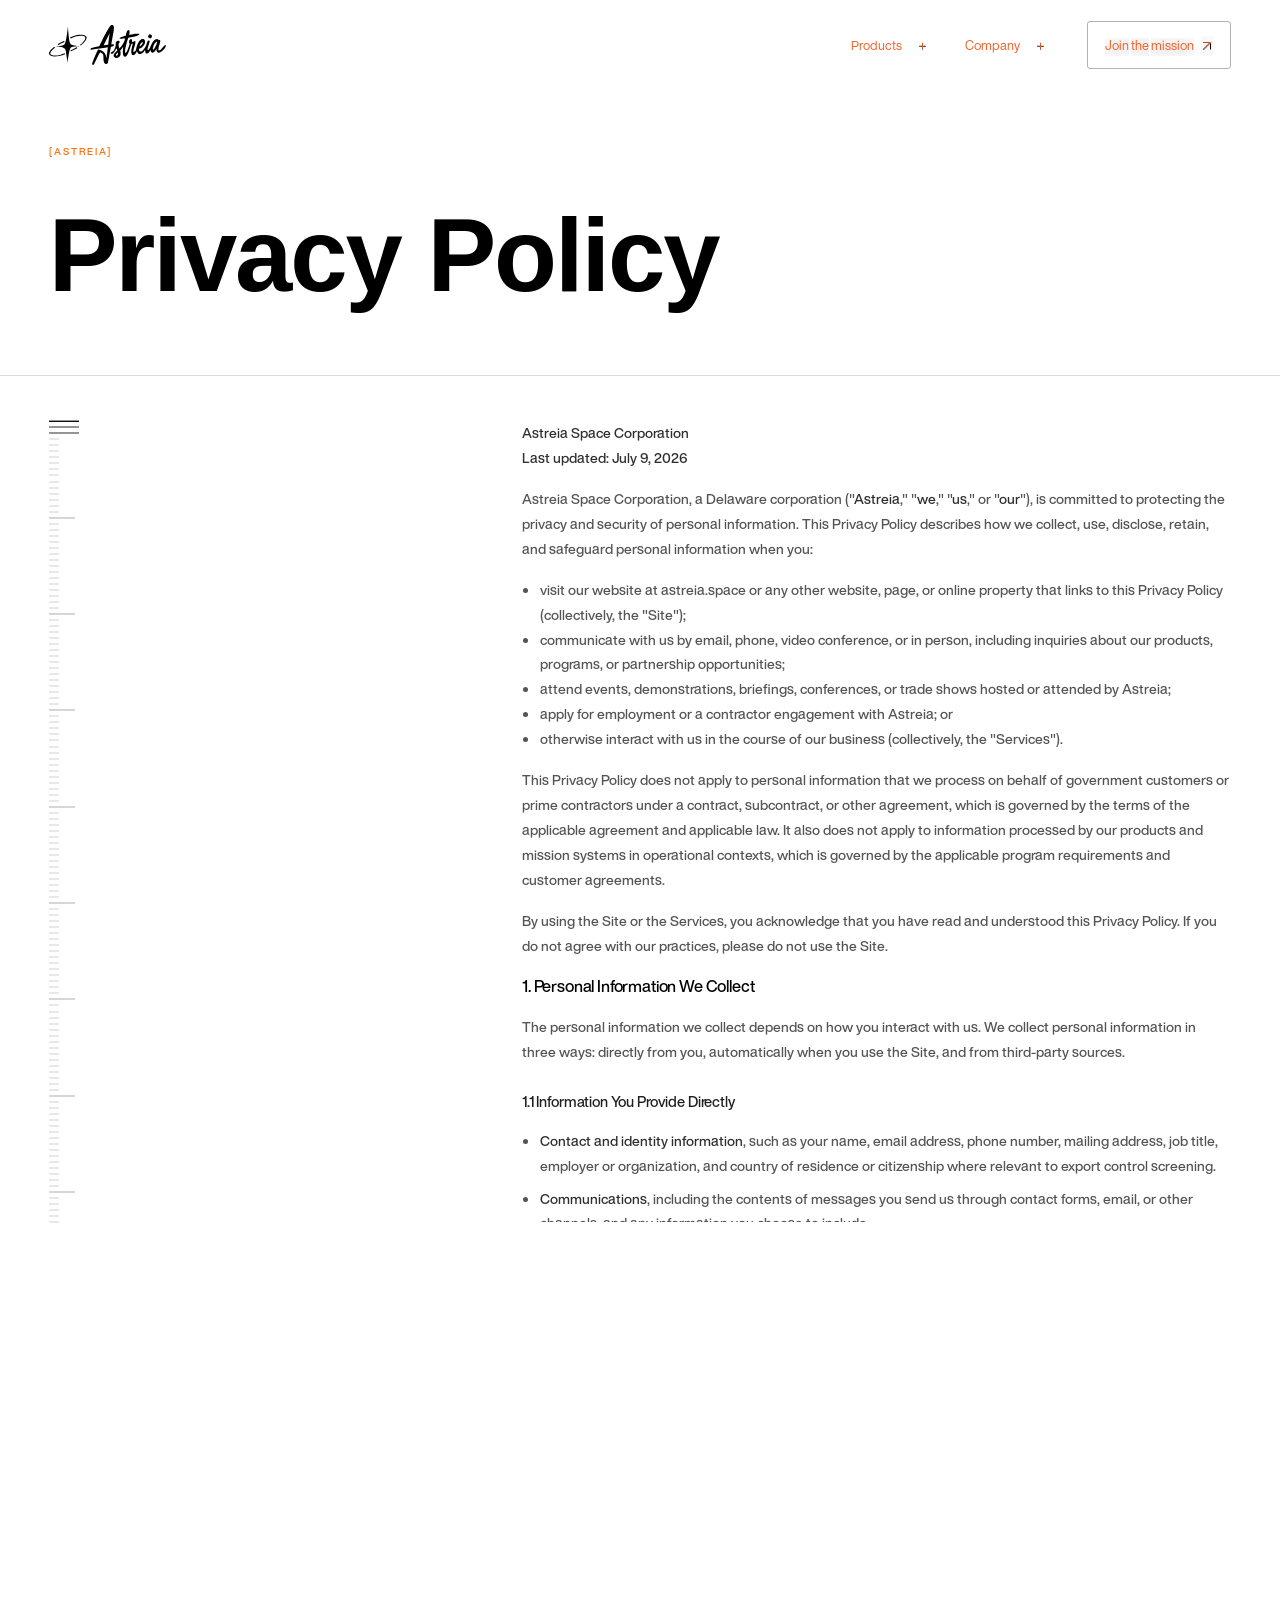
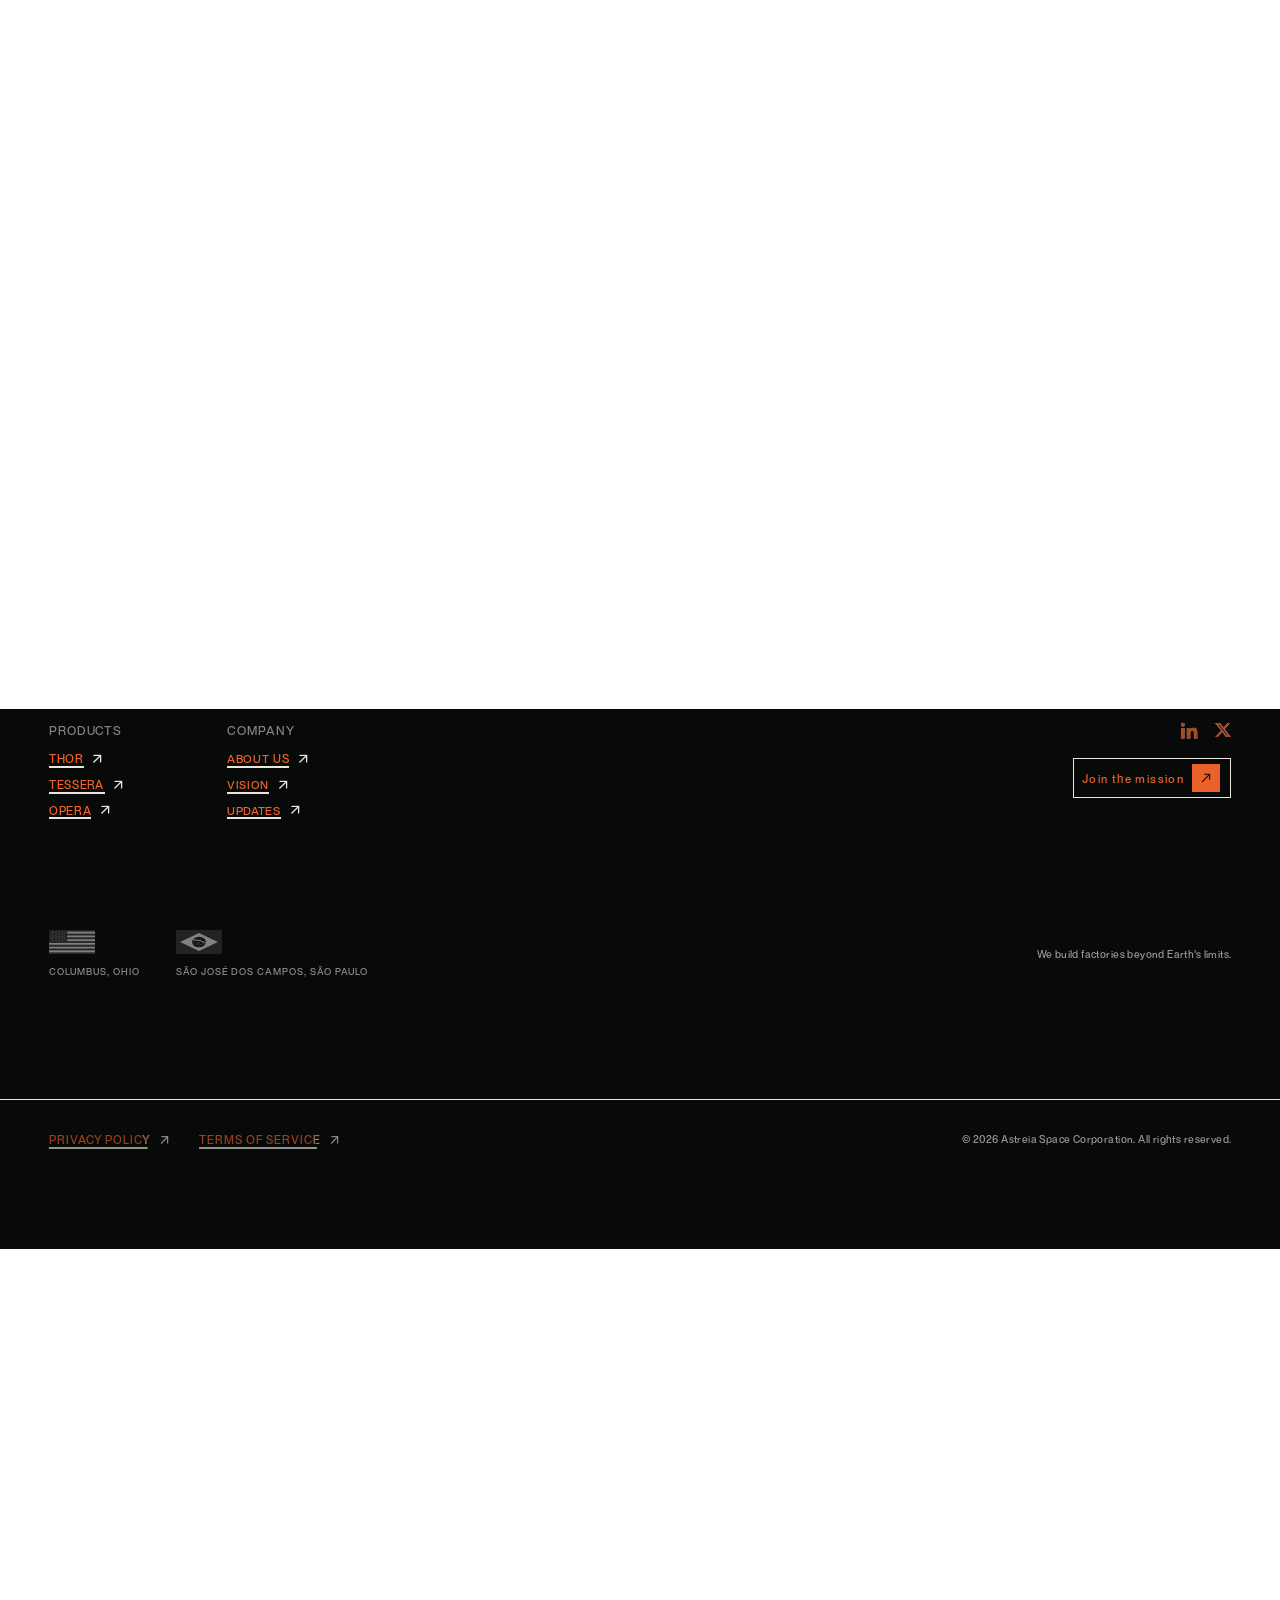
<file: privacy-policy/index.html>
<!doctype html>
<html lang="en" data-page-theme="light">
<head>
  <style id="initial-paint">/* Inlined in each entry document, before any stylesheet or JavaScript request. */
html[data-page-theme] { background: #000; color: #fff; }
html[data-page-theme="light"] { background: #fff; color: #000; }
html[data-page-theme] body { margin: 0; background: inherit; color: inherit; }
/* The reveal exposes the footer's surface around the clipped page. Keep this
   theme-aware even though the critical selector outranks the loaded styles. */
html[data-page-theme] body.is-footer-revealing { background: var(--footer-reveal-background, #f5f5f3); }
</style>

  <meta charset="UTF-8">
  <meta name="viewport" content="width=device-width, initial-scale=1, viewport-fit=cover">
  <title>Privacy Policy | Astreia Space Corporation</title>
  <meta name="description" content="Privacy Policy for Astreia Space Corporation: how we collect, use, and protect personal information.">
  <meta name="theme-color" content="#ffffff">
  <link rel="canonical" href="https://astreia.space/privacy-policy">
  <link rel="icon" href="/brand/favicon.svg" type="image/svg+xml">
  <link rel="preload" href="/fonts/helvetica-now/HelveticaNowDisplay.woff2" as="font" type="font/woff2" crossorigin>
  <link rel="stylesheet" href="/styles/production.css">
  <link rel="stylesheet" href="/styles/footer-reveal.css">
  <script type="module" crossorigin src="/assets/modulepreload-polyfill-B5Qt9EMX.js"></script>
  <script type="module" crossorigin src="/assets/app-CLxfyTSd.js"></script>
  <link rel="stylesheet" crossorigin href="/assets/app-DV9-7h3O.css">
  <link rel="stylesheet" crossorigin href="/assets/site-DxZbnut0.css">
</head>
<body class="inner-page official-page is-hero-light legal-light" data-page="privacy-policy">
<a class="skip-link" href="#swap">Skip to content</a>
<header class="site-nav">
      <a class="brand" href="/#factory" aria-label="Astreia home"
        ><img
          src="/brand/v3_icon_letter_white.svg"
          width="723"
          height="243"
          alt="Astreia"
      /></a>
      <nav class="nav-menus" aria-label="Main navigation">
        <div class="nav-dropdown">
          <button class="nav-dropdown-toggle" type="button" aria-expanded="false" aria-controls="products-menu">Products <span class="nav-dropdown-mark" aria-hidden="true">＋</span></button>
          <div class="nav-dropdown-panel" id="products-menu" hidden inert>
            <a href="/thor-xr-1/">Thor</a>
            <a href="/tessera-1/">Tessera</a>
            <a href="/opera/">OPERA</a>
          </div>
        </div>
        <div class="nav-dropdown">
          <button class="nav-dropdown-toggle" type="button" aria-expanded="false" aria-controls="company-menu">Company <span class="nav-dropdown-mark" aria-hidden="true">＋</span></button>
          <div class="nav-dropdown-panel" id="company-menu" hidden inert>
            <a href="/about-us/">About us</a>
            <a href="/vision/">Vision</a>
            <a href="/updates/">Updates</a>
          </div>
        </div>
      </nav>
      <a class="nav-contact" href="/contact/"
        >Join the mission <span>↗</span></a
      >
    </header>
<div id="swap" tabindex="-1">
<main id="page-content" class="page-main">
  <article class="legal-page legal-page--scrubber" aria-label="Privacy Policy">
    <header class="legal-page__header" data-nav-section>
      <span class="legal-page__brand">[Astreia]</span>
      <h1 class="hero__title hero__title--privacy">Privacy Policy</h1>
    </header>
    <hr class="legal-page__rule" />
    <div class="legal-page__pin">
      <div class="legal-page__body">
        <aside class="legal-page__scrubber-col" aria-hidden="true">
          <div class="legal-scrubber">
            <div class="legal-scrubber__track"></div>
            <div class="legal-scrubber__cursor"></div>
          </div>
        </aside>
        <div class="legal-page__scroll">
          <div class="legal-page__content">
          <p class="legal-page__meta"><strong>Astreia Space Corporation</strong><br><strong>Last updated: July 9, 2026</strong></p>

        <p class="legal-page__intro">Astreia Space Corporation, a Delaware corporation ("<strong>Astreia</strong>," "<strong>we</strong>," "<strong>us</strong>," or "<strong>our</strong>"), is committed to protecting the privacy and security of personal information. This Privacy Policy describes how we collect, use, disclose, retain, and safeguard personal information when you:</p>
        <ul class="legal-page__list">
          <li>visit our website at <strong>astreia.space</strong> or any other website, page, or online property that links to this Privacy Policy (collectively, the "<strong>Site</strong>");</li>
          <li>communicate with us by email, phone, video conference, or in person, including inquiries about our products, programs, or partnership opportunities;</li>
          <li>attend events, demonstrations, briefings, conferences, or trade shows hosted or attended by Astreia;</li>
          <li>apply for employment or a contractor engagement with Astreia; or</li>
          <li>otherwise interact with us in the course of our business (collectively, the "<strong>Services</strong>").</li>
        </ul>
        <p>This Privacy Policy does not apply to personal information that we process on behalf of government customers or prime contractors under a contract, subcontract, or other agreement, which is governed by the terms of the applicable agreement and applicable law. It also does not apply to information processed by our products and mission systems in operational contexts, which is governed by the applicable program requirements and customer agreements.</p>
        <p>By using the Site or the Services, you acknowledge that you have read and understood this Privacy Policy. If you do not agree with our practices, please do not use the Site.</p>
        <section class="legal-page__section">
          <h2>1. Personal Information We Collect</h2>
          <p>The personal information we collect depends on how you interact with us. We collect personal information in three ways: directly from you, automatically when you use the Site, and from third-party sources.</p>
          <h3>1.1 Information You Provide Directly</h3>
          <ul>
            <li><strong>Contact and identity information</strong>, such as your name, email address, phone number, mailing address, job title, employer or organization, and country of residence or citizenship where relevant to export control screening.</li>
            <li><strong>Communications</strong>, including the contents of messages you send us through contact forms, email, or other channels, and any information you choose to include.</li>
            <li><strong>Business relationship information</strong>, such as information provided when you request a briefing or demonstration, register for an event, execute a non-disclosure agreement, respond to a request for proposal, or engage with us as a supplier, partner, or customer representative.</li>
            <li><strong>Recruiting information</strong>, such as your résumé or CV, cover letter, employment history, education, certifications, security clearance status or eligibility, work authorization and citizenship status (where permitted or required by law, including for positions subject to U.S. export control laws), references, and any other information you provide during the application process.</li>
            <li><strong>Event information</strong>, such as registration details, dietary restrictions, and badge or credentialing information for facility visits, which may include government-issued identification details where required for site access.</li>
          </ul>
          <h3>1.2 Information Collected Automatically</h3>
          <p>When you visit the Site, we and our service providers automatically collect certain technical information, including:</p>
          <ul>
            <li><strong>Device and browser information</strong>, such as IP address, browser type and version, operating system, device type, screen resolution, and language preferences.</li>
            <li><strong>Usage information</strong>, such as the pages you view, the links you click, the date and time of your visit, time spent on pages, referring and exit URLs, and general interaction patterns.</li>
            <li><strong>Approximate location information</strong> derived from your IP address (city or region level; we do not collect precise geolocation from the Site).</li>
            <li><strong>Cookie and tracking data</strong>, as described in Section 4 below.</li>
          </ul>
          <h3>1.3 Information from Third Parties</h3>
          <p>We may receive personal information about you from third parties, including:</p>
          <ul>
            <li><strong>Recruiting sources</strong>, such as recruiting platforms, professional networking sites (e.g., LinkedIn), staffing agencies, references, and background check providers (where permitted by law and with any required consent).</li>
            <li><strong>Business partners and customers</strong>, such as when a partner, prime contractor, or government customer identifies you as a point of contact.</li>
            <li><strong>Publicly available sources</strong>, such as public government records, professional directories, corporate websites, and press coverage.</li>
            <li><strong>Service providers</strong>, such as analytics providers, event organizers, and lead-generation or sales-intelligence services.</li>
          </ul>
          <p>We may combine information collected from different sources for the purposes described in this Privacy Policy.</p>
        </section>
        <section class="legal-page__section">
          <h2>2. How We Use Personal Information</h2>
          <p>We use personal information for the following purposes:</p>
          <ul>
            <li><strong>Business communications.</strong> To respond to inquiries; provide information about our products, capabilities, and programs; schedule and conduct briefings and demonstrations; and manage relationships with customers, suppliers, partners, and prospective partners.</li>
            <li><strong>Site operations.</strong> To operate, maintain, secure, and improve the Site; diagnose technical issues; and ensure the Site functions properly across devices and browsers.</li>
            <li><strong>Analytics and improvement.</strong> To understand how visitors use the Site, measure the effectiveness of our content, and improve our communications and Services.</li>
            <li><strong>Recruiting and hiring.</strong> To evaluate candidates, verify qualifications and eligibility (including work authorization, citizenship, and clearance eligibility where legally relevant to the position), conduct interviews and assessments, perform background checks where permitted by law, and communicate about opportunities.</li>
            <li><strong>Events and facility access.</strong> To register attendees, manage event logistics, and credential visitors to our facilities, including compliance with physical security and visitor-control requirements.</li>
            <li><strong>Security and integrity.</strong> To protect the security and integrity of our Site, systems, facilities, personnel, and information; to detect, investigate, and prevent fraud, unauthorized access, and other malicious, deceptive, or illegal activity; and to conduct insider-risk and counterintelligence-related screening where permitted or required by law and applicable government requirements.</li>
            <li><strong>Legal and regulatory compliance.</strong> To comply with applicable laws, regulations, and legal processes, including U.S. export control laws (the International Traffic in Arms Regulations, 22 C.F.R. Parts 120–130 ("<strong>ITAR</strong>"), and the Export Administration Regulations, 15 C.F.R. Parts 730–774 ("<strong>EAR</strong>")), economic sanctions administered by the U.S. Department of the Treasury's Office of Foreign Assets Control ("<strong>OFAC</strong>"), government contracting requirements, national security requirements, anti-corruption laws, and tax and accounting obligations. This may include screening individuals against restricted-party and sanctions lists and verifying nationality or citizenship where required to determine export licensing obligations.</li>
            <li><strong>Corporate transactions.</strong> In connection with an actual or contemplated merger, acquisition, financing, reorganization, or sale of all or a portion of our business or assets.</li>
            <li><strong>Enforcement of rights.</strong> To enforce our agreements and terms, and to establish, exercise, or defend legal claims.</li>
          </ul>
          <p>We do not use personal information collected through the Site for automated decision-making that produces legal or similarly significant effects about you.</p>
        </section>
        <section class="legal-page__section">
          <h2>3. Legal Bases for Processing (EEA, UK, and Similar Jurisdictions)</h2>
          <p>Where the EU General Data Protection Regulation ("<strong>GDPR</strong>"), the UK GDPR, or similar laws apply, we process personal information on the following legal bases:</p>
          <ul>
            <li><strong>Legitimate interests</strong> (Art. 6(1)(f)): operating and securing the Site; communicating with business contacts; marketing our capabilities to organizations; protecting our personnel, facilities, and information; and improving our Services, in each case where our interests are not overridden by your rights and freedoms.</li>
            <li><strong>Performance of a contract or pre-contractual steps</strong> (Art. 6(1)(b)): processing applications for employment, managing supplier and partner relationships, and responding to your requests.</li>
            <li><strong>Legal obligation</strong> (Art. 6(1)(c)): compliance with export control, sanctions, government contracting, employment, tax, and other applicable legal requirements.</li>
            <li><strong>Consent</strong> (Art. 6(1)(a)): where required, such as for certain cookies or direct marketing; you may withdraw consent at any time without affecting the lawfulness of prior processing.</li>
          </ul>
          <p>Where we process special categories of personal data or data relating to nationality or citizenship for export control or security purposes, we do so only where permitted by applicable law, including where processing is necessary for reasons of substantial public interest under applicable member state or UK law.</p>
        </section>
        <section class="legal-page__section">
          <h2>4. Cookies and Similar Technologies</h2>
          <p>We and our service providers use cookies, pixels, local storage, and similar technologies on the Site to:</p>
          <ul>
            <li><strong>Enable essential functionality</strong>, such as security, load balancing, and remembering your preferences (strictly necessary cookies);</li>
            <li><strong>Measure and analyze usage</strong>, such as through analytics services that help us understand aggregate visitor behavior (analytics cookies); and</li>
            <li><strong>Improve performance</strong>, such as content delivery and caching (performance cookies).</li>
          </ul>
          <p>The Site does not use third-party advertising cookies, and we do not serve targeted advertising.</p>
          <p>You can control cookies through your browser settings, including by blocking or deleting cookies. Where required by law, we will request your consent before setting non-essential cookies and provide a mechanism to manage your preferences. Disabling cookies may affect certain features of the Site.</p>
          <p><strong>Do Not Track.</strong> Some browsers transmit "Do Not Track" (DNT) signals. Because there is no common standard for interpreting DNT signals, the Site does not currently respond to them. Where legally required, we treat recognized opt-out preference signals (such as the Global Privacy Control) as a valid request to opt out of any applicable sharing.</p>
        </section>
        <section class="legal-page__section">
          <h2>5. How We Disclose Personal Information</h2>
          <p><strong>We do not sell personal information, and we do not share personal information for cross-context behavioral advertising.</strong> We may disclose personal information in the following circumstances:</p>
          <ul>
            <li><strong>Service providers.</strong> We share personal information with vendors and service providers that perform services on our behalf, such as website hosting, cloud infrastructure, analytics, communications, event management, applicant tracking, background screening, and IT and security services. These providers are contractually required to protect personal information and use it only for the purposes for which it was disclosed.</li>
            <li><strong>Affiliates.</strong> We may share personal information with our subsidiaries and affiliated entities for purposes consistent with this Privacy Policy.</li>
            <li><strong>Government authorities and legal process.</strong> We may disclose personal information to government authorities, regulators, courts, or other parties where required by law, regulation, subpoena, court order, or other legal process; to comply with national security or law enforcement requirements; or in connection with export control, sanctions, or government contracting compliance obligations.</li>
            <li><strong>Customers and partners.</strong> In the ordinary course of business, we may disclose business contact information to customers, prime contractors, subcontractors, or teaming partners, for example, identifying program points of contact.</li>
            <li><strong>Professional advisors.</strong> We may disclose personal information to lawyers, auditors, accountants, insurers, and other professional advisors in connection with the services they provide to us.</li>
            <li><strong>Protection of rights and safety.</strong> We may disclose personal information where we believe it is necessary to protect the rights, property, or safety of Astreia, our personnel, our customers, or others, including to detect and prevent fraud or security threats.</li>
            <li><strong>Corporate transactions.</strong> We may disclose or transfer personal information in connection with a merger, acquisition, financing, due diligence, reorganization, bankruptcy, or sale of all or a portion of our business or assets. Any successor will be bound by obligations consistent with this Privacy Policy.</li>
          </ul>
        </section>
        <section class="legal-page__section">
          <h2>6. International Data Transfers</h2>
          <p>Astreia is headquartered in the United States, and personal information we collect is processed and stored in the United States and in other countries where we or our service providers operate. These countries may have data protection laws that differ from those of your jurisdiction.</p>
          <p>Where we transfer personal information from the European Economic Area, the United Kingdom, Switzerland, Brazil, or other jurisdictions with data transfer restrictions, we implement appropriate safeguards as required by applicable law, such as the European Commission's Standard Contractual Clauses (and the UK International Data Transfer Addendum), together with supplementary measures where appropriate. You may contact us as described in Section 13 for more information about the safeguards we use.</p>
        </section>
        <section class="legal-page__section">
          <h2>7. Data Retention</h2>
          <p>We retain personal information only for as long as reasonably necessary to fulfill the purposes described in this Privacy Policy, unless a longer retention period is required or permitted by law. In determining retention periods, we consider:</p>
          <ul>
            <li>the nature and sensitivity of the information;</li>
            <li>the purposes for which it was collected and whether those purposes can be achieved by other means;</li>
            <li>legal, regulatory, contractual, and government-contracting record-keeping requirements, including export control and audit obligations, which may require extended retention; and</li>
            <li>applicable statutes of limitations and the need to preserve information for actual or anticipated legal proceedings.</li>
          </ul>
          <p>When personal information is no longer needed, we delete it, de-identify it, or securely archive it in accordance with our retention schedules and applicable law.</p>
        </section>
        <section class="legal-page__section">
          <h2>8. Security</h2>
          <p>We implement administrative, technical, and physical safeguards designed to protect personal information against unauthorized access, disclosure, alteration, and destruction. These measures are informed by the sensitivity of the information and the security requirements applicable to our industry, and include access controls, encryption in transit, network monitoring, personnel security practices, and vendor security requirements.</p>
          <p>However, no method of transmission over the Internet or method of electronic storage is completely secure, and we cannot guarantee absolute security. You are responsible for maintaining the confidentiality of any credentials associated with your interactions with us and for using appropriate care when transmitting information to us.</p>
        </section>
        <section class="legal-page__section">
          <h2>9. Your Privacy Rights</h2>
          <p>Depending on your jurisdiction, you may have some or all of the following rights with respect to your personal information, subject to applicable legal limitations and exemptions:</p>
          <ul>
            <li><strong>Access / to know</strong>: request confirmation of whether we process your personal information and a copy of it;</li>
            <li><strong>Correction</strong>: request correction of inaccurate or incomplete personal information;</li>
            <li><strong>Deletion</strong>: request deletion of your personal information;</li>
            <li><strong>Restriction / objection</strong>: request that we restrict processing, or object to processing based on legitimate interests or for direct marketing;</li>
            <li><strong>Portability</strong>: request a copy of certain personal information in a structured, commonly used, machine-readable format;</li>
            <li><strong>Withdraw consent</strong>: where processing is based on consent, withdraw it at any time; and</li>
            <li><strong>Non-discrimination</strong>: not receive discriminatory treatment for exercising your rights.</li>
          </ul>
          <p>To exercise any of these rights, contact us as described in Section 13. We will verify your identity before responding, which may require you to provide additional information. You may designate an authorized agent to make a request on your behalf, in which case we may require proof of authorization and verification of your identity. If we decline a request, we will explain the basis for our decision, and you may have the right to appeal by contacting us again with the subject line "Privacy Request Appeal."</p>
          <p>Please note that certain information may be exempt from these rights under applicable law, for example, where retention or processing is required by U.S. export control, national security, or government contracting requirements, or where the information is subject to legal privilege.</p>
          <h3>9.1 European Economic Area, United Kingdom, and Switzerland</h3>
          <p>If you are located in the EEA, UK, or Switzerland, you have the rights described above under the GDPR, UK GDPR, or Swiss FADP, as applicable. You also have the right to lodge a complaint with your local supervisory authority, in the EEA, the data protection authority of your member state; in the UK, the Information Commissioner's Office (ICO); and in Switzerland, the Federal Data Protection and Information Commissioner (FDPIC). We would appreciate the opportunity to address your concerns before you approach a supervisory authority, so please contact us first.</p>
          <h3>9.2 California Residents</h3>
          <p>This section supplements this Privacy Policy for California residents and applies to the extent the California Consumer Privacy Act, as amended by the California Privacy Rights Act ("<strong>CCPA/CPRA</strong>"), applies to our processing.</p>
          <p>In the preceding 12 months, we have collected the following categories of personal information as described in Section 1: <strong>identifiers</strong> (e.g., name, email, IP address); <strong>professional or employment-related information</strong> (e.g., employer, job title, application materials); <strong>internet or other electronic network activity information</strong> (e.g., browsing and usage data); <strong>geolocation data</strong> (approximate, IP-derived); <strong>sensory information</strong> (e.g., call or meeting recordings, where notice is given); <strong>inferences</strong> drawn from usage data; and, in limited recruiting and compliance contexts, <strong>characteristics of protected classifications</strong> (e.g., citizenship, where relevant to export control screening) and other <strong>sensitive personal information</strong> (e.g., government identifiers for facility access, clearance status). We collect these categories from the sources described in Section 1, use them for the purposes described in Section 2, and disclose them for business purposes to the categories of recipients described in Section 5.</p>
          <p><strong>We do not sell personal information and have not sold personal information in the preceding 12 months. We do not share personal information for cross-context behavioral advertising.</strong> We do not use or disclose sensitive personal information for purposes other than those permitted under Cal. Civ. Code § 1798.121(a) and its implementing regulations (e.g., performing services, security, legal compliance), and therefore do not offer a right to limit.</p>
          <p>California residents have the rights to know, access, correct, delete, and port their personal information, and the right to non-discrimination, each as described above. You may submit requests by emailing <a href="mailto:contact@astreia.space">contact@astreia.space</a> with the subject line "California Privacy Request."</p>
          <h3>9.3 Other Jurisdictions</h3>
          <p>Residents of other U.S. states (including Virginia, Colorado, Connecticut, Texas, and others with comprehensive privacy laws) and other countries may have similar rights under applicable law. We will honor rights requests as required by the law applicable to you.</p>
        </section>
        <section class="legal-page__section">
          <h2>10. Job Applicants</h2>
          <p>If you apply for a position with Astreia, we process your application information for recruiting purposes as described in Section 2. Please note:</p>
          <ul>
            <li>Many Astreia positions involve access to technical data controlled under ITAR or EAR. For such positions, we are required to determine whether an export license would be needed to employ you, which requires us to collect and verify information about your citizenship, nationality, and immigration status. This information is used solely for export compliance and, where applicable, security clearance processing, and is handled in accordance with applicable anti-discrimination laws.</li>
            <li>Where permitted by law and with any required notice or consent, we may conduct background checks and verify information you provide with references, prior employers, and educational institutions.</li>
            <li>We may retain application information for a reasonable period to consider you for future opportunities and to comply with legal record-keeping requirements, unless you request deletion and no legal basis requires retention.</li>
          </ul>
        </section>
        <section class="legal-page__section">
          <h2>11. Children's Privacy</h2>
          <p>The Site and our Services are intended for business audiences and are not directed to children under the age of 16 (or the equivalent minimum age in your jurisdiction). We do not knowingly collect personal information from children. If you believe a child has provided us with personal information, please contact us and we will take steps to delete it.</p>
        </section>
        <section class="legal-page__section">
          <h2>12. Changes to This Privacy Policy</h2>
          <p>We may update this Privacy Policy from time to time to reflect changes in our practices, technologies, legal requirements, or business operations. The revised version will be posted on this page with an updated "Last updated" date, and, where required by law, we will provide additional notice or obtain consent. Your continued use of the Site after any changes become effective constitutes your acknowledgment of the updated policy. We encourage you to review this page periodically.</p>
        </section>
        <section class="legal-page__section">
          <h2>13. Contact Us</h2>
          <p>If you have questions, concerns, or requests regarding this Privacy Policy or our data practices, please contact us at:</p>
          <p><strong>Astreia Space Corporation</strong><br>Attn: Privacy<br>Email: <a href="mailto:contact@astreia.space">contact@astreia.space</a></p>
          <p>For requests relating to your privacy rights, please include your name, the nature of your request, and your jurisdiction so that we can respond appropriately.</p>
        </section>
          </div>
        </div>
      </div>
    </div>
  </article>
</main>
</div>
<div id="footer-mount"></div>
</body>
</html>
</file>
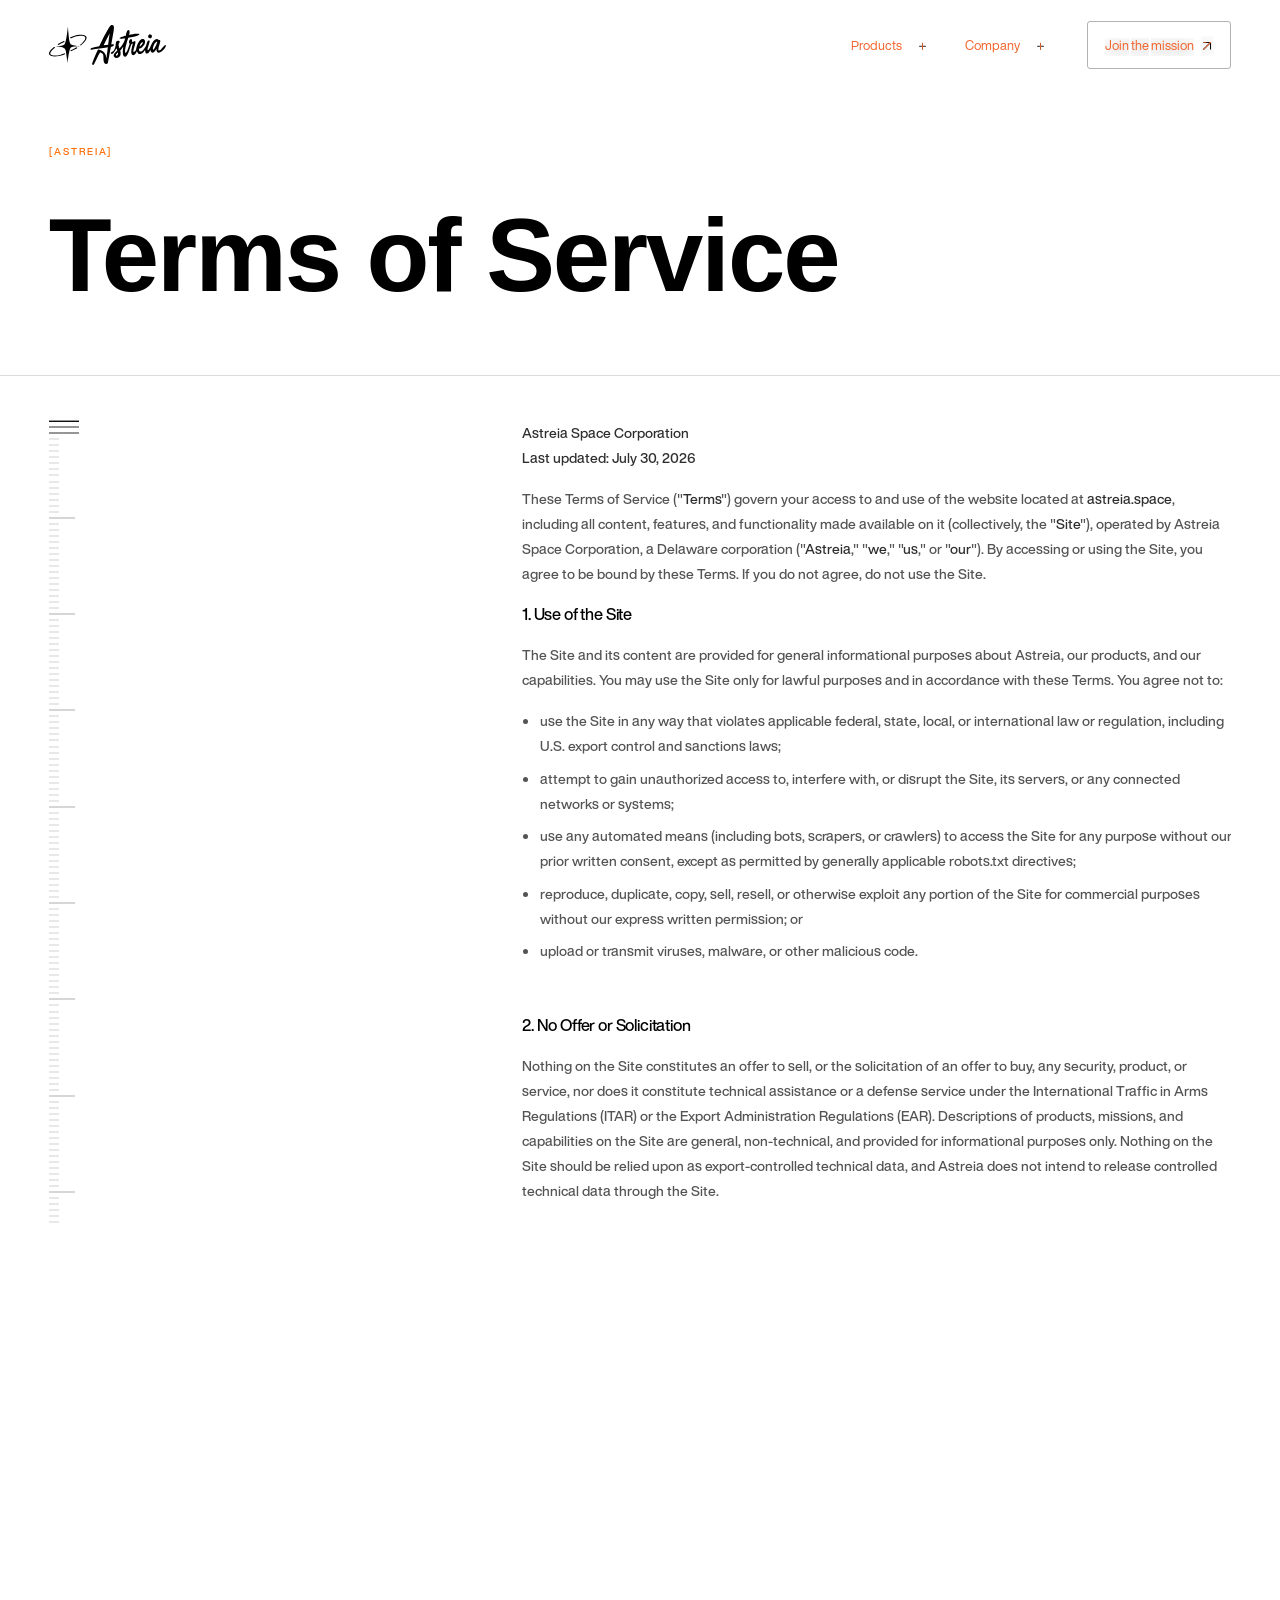
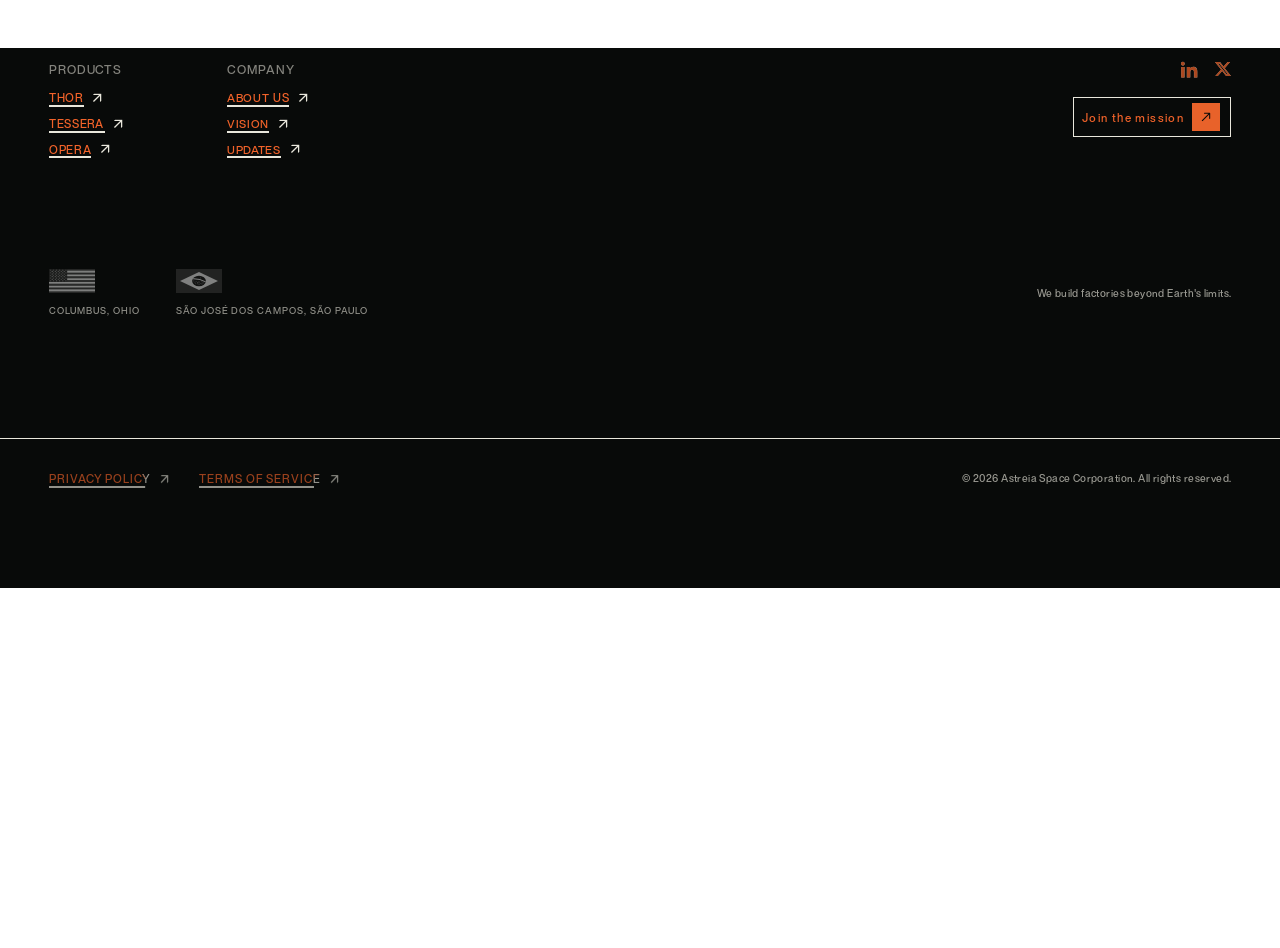
<file: terms-of-service/index.html>
<!doctype html>
<html lang="en" data-page-theme="light">
<head>
  <style id="initial-paint">/* Inlined in each entry document, before any stylesheet or JavaScript request. */
html[data-page-theme] { background: #000; color: #fff; }
html[data-page-theme="light"] { background: #fff; color: #000; }
html[data-page-theme] body { margin: 0; background: inherit; color: inherit; }
/* The reveal exposes the footer's surface around the clipped page. Keep this
   theme-aware even though the critical selector outranks the loaded styles. */
html[data-page-theme] body.is-footer-revealing { background: var(--footer-reveal-background, #f5f5f3); }
</style>

  <meta charset="UTF-8">
  <meta name="viewport" content="width=device-width, initial-scale=1, viewport-fit=cover">
  <title>Terms of Service | Astreia Space Corporation</title>
  <meta name="description" content="Astreia Space Corporation terms of service.">
  <meta name="theme-color" content="#ffffff">
  <link rel="canonical" href="https://astreia.space/terms-of-service">
  <link rel="icon" href="/brand/favicon.svg" type="image/svg+xml">
  <link rel="preload" href="/fonts/helvetica-now/HelveticaNowDisplay.woff2" as="font" type="font/woff2" crossorigin>
  <link rel="stylesheet" href="/styles/production.css">
  <link rel="stylesheet" href="/styles/footer-reveal.css">
  <script type="module" crossorigin src="/assets/modulepreload-polyfill-B5Qt9EMX.js"></script>
  <script type="module" crossorigin src="/assets/app-CLxfyTSd.js"></script>
  <link rel="stylesheet" crossorigin href="/assets/app-DV9-7h3O.css">
  <link rel="stylesheet" crossorigin href="/assets/site-DxZbnut0.css">
</head>
<body class="inner-page official-page is-hero-light legal-light" data-page="terms-of-service">
<a class="skip-link" href="#swap">Skip to content</a>
<header class="site-nav">
      <a class="brand" href="/#factory" aria-label="Astreia home"
        ><img
          src="/brand/v3_icon_letter_white.svg"
          width="723"
          height="243"
          alt="Astreia"
      /></a>
      <nav class="nav-menus" aria-label="Main navigation">
        <div class="nav-dropdown">
          <button class="nav-dropdown-toggle" type="button" aria-expanded="false" aria-controls="products-menu">Products <span class="nav-dropdown-mark" aria-hidden="true">＋</span></button>
          <div class="nav-dropdown-panel" id="products-menu" hidden inert>
            <a href="/thor-xr-1/">Thor</a>
            <a href="/tessera-1/">Tessera</a>
            <a href="/opera/">OPERA</a>
          </div>
        </div>
        <div class="nav-dropdown">
          <button class="nav-dropdown-toggle" type="button" aria-expanded="false" aria-controls="company-menu">Company <span class="nav-dropdown-mark" aria-hidden="true">＋</span></button>
          <div class="nav-dropdown-panel" id="company-menu" hidden inert>
            <a href="/about-us/">About us</a>
            <a href="/vision/">Vision</a>
            <a href="/updates/">Updates</a>
          </div>
        </div>
      </nav>
      <a class="nav-contact" href="/contact/"
        >Join the mission <span>↗</span></a
      >
    </header>
<div id="swap" tabindex="-1">
<main id="page-content" class="page-main">
  <article class="legal-page legal-page--scrubber" aria-label="Terms of Service">
    <header class="legal-page__header" data-nav-section>
      <span class="legal-page__brand">[Astreia]</span>
      <h1 class="hero__title hero__title--privacy">Terms of Service</h1>
    </header>
    <hr class="legal-page__rule" />
    <div class="legal-page__pin">
      <div class="legal-page__body">
        <aside class="legal-page__scrubber-col" aria-hidden="true">
          <div class="legal-scrubber">
            <div class="legal-scrubber__track"></div>
            <div class="legal-scrubber__cursor"></div>
          </div>
        </aside>
        <div class="legal-page__scroll">
          <div class="legal-page__content">
          <p class="legal-page__meta"><strong>Astreia Space Corporation</strong><br><strong>Last updated: July 30, 2026</strong></p>

        <p class="legal-page__intro">These Terms of Service ("<strong>Terms</strong>") govern your access to and use of the website located at <strong>astreia.space</strong>, including all content, features, and functionality made available on it (collectively, the "<strong>Site</strong>"), operated by Astreia Space Corporation, a Delaware corporation ("<strong>Astreia</strong>," "<strong>we</strong>," "<strong>us</strong>," or "<strong>our</strong>"). By accessing or using the Site, you agree to be bound by these Terms. If you do not agree, do not use the Site.</p>

        <section class="legal-page__section">
          <h2>1. Use of the Site</h2>
          <p>The Site and its content are provided for general informational purposes about Astreia, our products, and our capabilities. You may use the Site only for lawful purposes and in accordance with these Terms. You agree not to:</p>
          <ul>
            <li>use the Site in any way that violates applicable federal, state, local, or international law or regulation, including U.S. export control and sanctions laws;</li>
            <li>attempt to gain unauthorized access to, interfere with, or disrupt the Site, its servers, or any connected networks or systems;</li>
            <li>use any automated means (including bots, scrapers, or crawlers) to access the Site for any purpose without our prior written consent, except as permitted by generally applicable robots.txt directives;</li>
            <li>reproduce, duplicate, copy, sell, resell, or otherwise exploit any portion of the Site for commercial purposes without our express written permission; or</li>
            <li>upload or transmit viruses, malware, or other malicious code.</li>
          </ul>
        </section>

        <section class="legal-page__section">
          <h2>2. No Offer or Solicitation</h2>
          <p>Nothing on the Site constitutes an offer to sell, or the solicitation of an offer to buy, any security, product, or service, nor does it constitute technical assistance or a defense service under the International Traffic in Arms Regulations (ITAR) or the Export Administration Regulations (EAR). Descriptions of products, missions, and capabilities on the Site are general, non-technical, and provided for informational purposes only. Nothing on the Site should be relied upon as export-controlled technical data, and Astreia does not intend to release controlled technical data through the Site.</p>
        </section>

        <section class="legal-page__section">
          <h2>3. Intellectual Property</h2>
          <p>The Site and its entire contents, features, and functionality (including all text, graphics, logos, images, video, and software) are owned by Astreia, our licensors, or other providers of such material, and are protected by United States and international copyright, trademark, patent, trade secret, and other intellectual property laws. The Astreia name, logo, and all related names, logos, product and service names, designs, and slogans are trademarks of Astreia. You must not use these marks without our prior written permission.</p>
          <p>These Terms permit you to view and download a single copy of material on the Site solely for your own personal, non-commercial use, provided you keep intact all copyright and other proprietary notices. No other use, reproduction, distribution, modification, or creation of derivative works from the Site or its content is permitted without our prior written consent.</p>
        </section>

        <section class="legal-page__section">
          <h2>4. Third-Party Links</h2>
          <p>The Site may contain links to third-party websites or services that are not owned or controlled by Astreia. We have no control over, and assume no responsibility for, the content, privacy policies, or practices of any third-party websites or services. Your use of any linked third-party site is at your own risk and subject to that site's own terms.</p>
        </section>

        <section class="legal-page__section">
          <h2>5. Disclaimers</h2>
          <p>THE SITE AND ITS CONTENT ARE PROVIDED ON AN "AS IS" AND "AS AVAILABLE" BASIS, WITHOUT WARRANTIES OF ANY KIND, EITHER EXPRESS OR IMPLIED, INCLUDING BUT NOT LIMITED TO IMPLIED WARRANTIES OF MERCHANTABILITY, FITNESS FOR A PARTICULAR PURPOSE, TITLE, AND NON-INFRINGEMENT. ASTREIA DOES NOT WARRANT THAT THE SITE WILL BE UNINTERRUPTED, SECURE, OR ERROR-FREE, THAT DEFECTS WILL BE CORRECTED, OR THAT THE SITE OR THE SERVER THAT MAKES IT AVAILABLE ARE FREE OF VIRUSES OR OTHER HARMFUL COMPONENTS.</p>
        </section>

        <section class="legal-page__section">
          <h2>6. Limitation of Liability</h2>
          <p>TO THE FULLEST EXTENT PERMITTED BY APPLICABLE LAW, IN NO EVENT WILL ASTREIA, ITS AFFILIATES, OR THEIR RESPECTIVE OFFICERS, DIRECTORS, EMPLOYEES, OR AGENTS BE LIABLE FOR ANY INDIRECT, INCIDENTAL, SPECIAL, CONSEQUENTIAL, OR PUNITIVE DAMAGES, OR ANY LOSS OF PROFITS OR REVENUES, ARISING OUT OF OR RELATING TO YOUR USE OF, OR INABILITY TO USE, THE SITE, WHETHER BASED ON WARRANTY, CONTRACT, TORT, OR ANY OTHER LEGAL THEORY, EVEN IF ASTREIA HAS BEEN ADVISED OF THE POSSIBILITY OF SUCH DAMAGES. ASTREIA'S TOTAL LIABILITY FOR ANY CLAIM ARISING OUT OF OR RELATING TO THESE TERMS OR THE SITE WILL NOT EXCEED ONE HUNDRED U.S. DOLLARS ($100).</p>
          <p>Some jurisdictions do not allow the exclusion or limitation of certain damages, so some of the above limitations may not apply to you.</p>
        </section>

        <section class="legal-page__section">
          <h2>7. Indemnification</h2>
          <p>You agree to indemnify, defend, and hold harmless Astreia and its officers, directors, employees, and agents from and against any claims, liabilities, damages, losses, and expenses, including reasonable attorneys' fees, arising out of or in any way connected with your access to or use of the Site or your violation of these Terms.</p>
        </section>

        <section class="legal-page__section">
          <h2>8. Governing Law and Dispute Resolution</h2>
          <p>These Terms and any dispute arising out of or related to them or the Site will be governed by and construed in accordance with the laws of the State of Delaware, without regard to its conflict of laws principles. You agree that any legal action or proceeding arising out of or relating to these Terms or the Site will be brought exclusively in the state or federal courts located in Delaware, and you consent to the personal jurisdiction of such courts.</p>
        </section>

        <section class="legal-page__section">
          <h2>9. Changes to These Terms</h2>
          <p>We may revise these Terms from time to time. The revised version will be posted on this page with an updated "Last updated" date. Your continued use of the Site after any changes become effective constitutes your acceptance of the revised Terms. We encourage you to review this page periodically.</p>
        </section>

        <section class="legal-page__section">
          <h2>10. Severability</h2>
          <p>If any provision of these Terms is held to be invalid or unenforceable, that provision will be limited or eliminated to the minimum extent necessary, and the remaining provisions will remain in full force and effect.</p>
        </section>

        <section class="legal-page__section">
          <h2>11. Contact Us</h2>
          <p>If you have questions about these Terms, please contact us at:</p>
          <p><strong>Astreia Space Corporation</strong><br>Email: <a href="mailto:contact@astreia.space">contact@astreia.space</a></p>
        </section>
          </div>
        </div>
      </div>
    </div>
  </article>
</main>
</div>
<div id="footer-mount"></div>
</body>
</html>
</file>
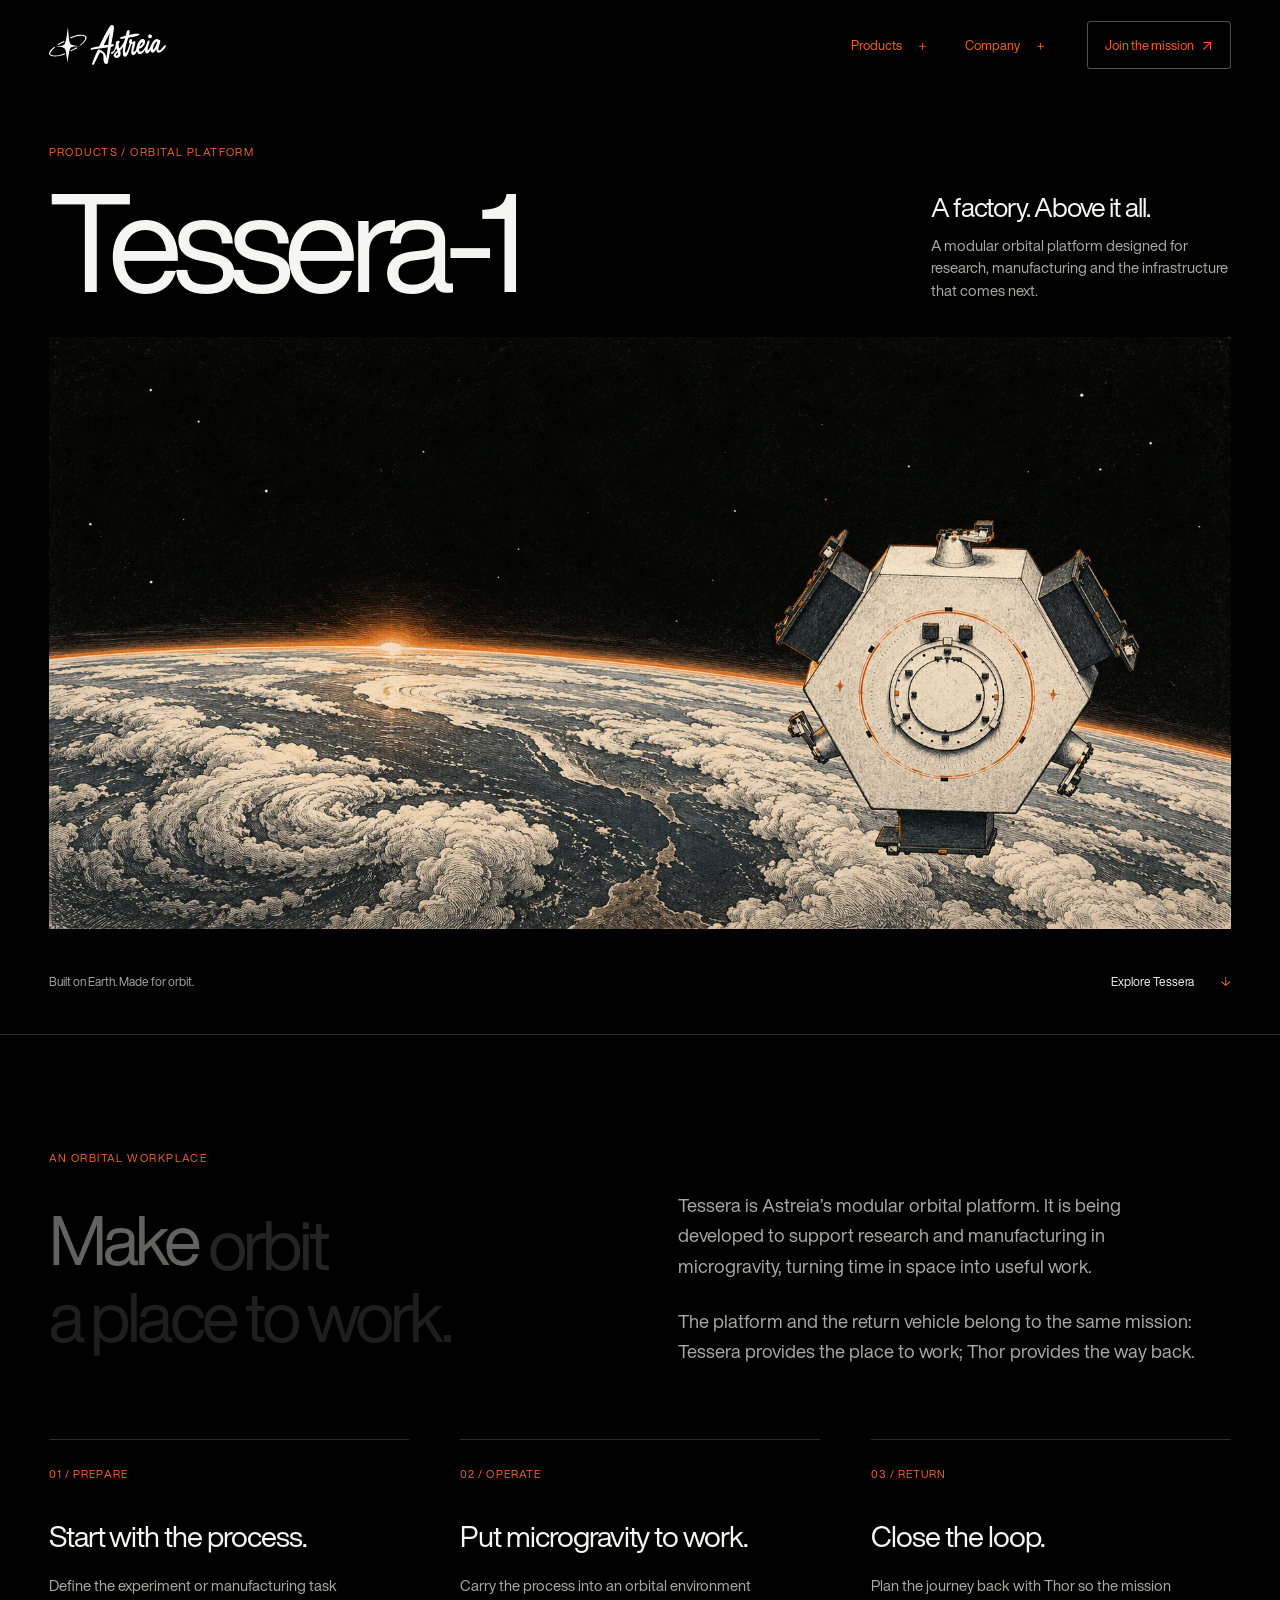
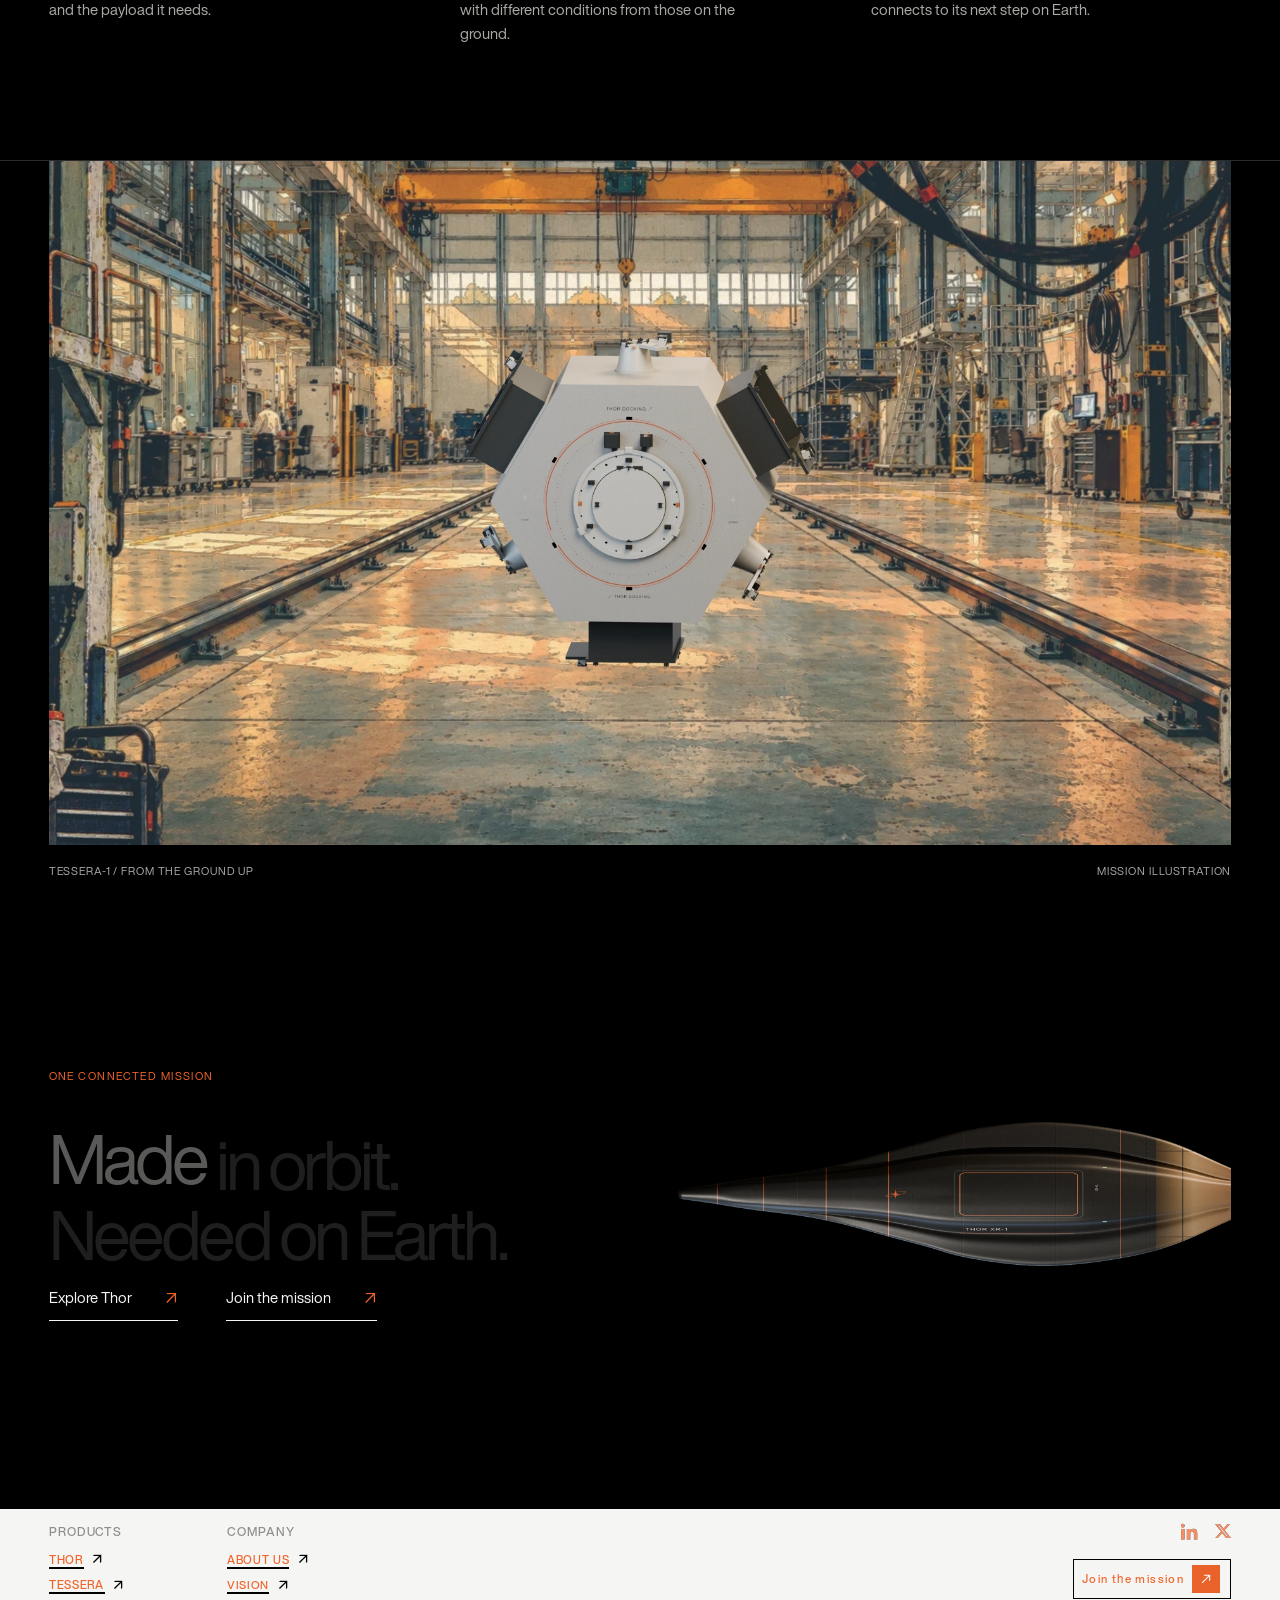
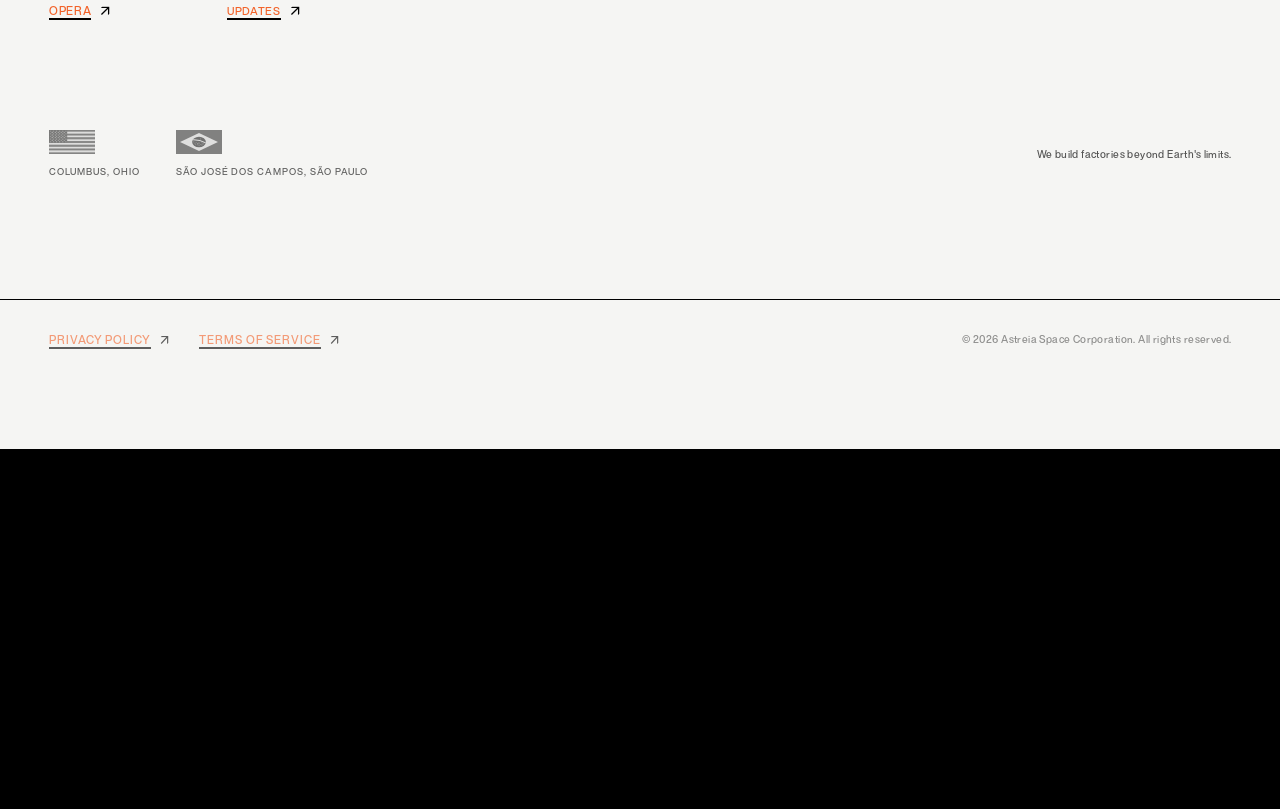
<file: tessera-1/index.html>
<!doctype html>
<html lang="en" data-page-theme="dark">
<head>
  <style id="initial-paint">/* Inlined in each entry document, before any stylesheet or JavaScript request. */
html[data-page-theme] { background: #000; color: #fff; }
html[data-page-theme="light"] { background: #fff; color: #000; }
html[data-page-theme] body { margin: 0; background: inherit; color: inherit; }
/* The reveal exposes the footer's surface around the clipped page. Keep this
   theme-aware even though the critical selector outranks the loaded styles. */
html[data-page-theme] body.is-footer-revealing { background: var(--footer-reveal-background, #f5f5f3); }
</style>

  <meta charset="UTF-8">
  <meta name="viewport" content="width=device-width, initial-scale=1, viewport-fit=cover">
  <title>Tessera-1 — A factory above it all | Astreia</title>
  <meta name="description" content="Meet Tessera-1, Astreia’s modular orbital platform for research and manufacturing in microgravity.">
  <meta name="theme-color" content="#000000">
  <link rel="canonical" href="https://main.d35lz5wvl3tf99.amplifyapp.com/tessera-1/">
  <link rel="icon" href="/brand/favicon.svg" type="image/svg+xml">
  <link rel="preload" href="/fonts/helvetica-now/HelveticaNowDisplay.woff2" as="font" type="font/woff2" crossorigin>
  <link rel="preload" href="/products/tessera/orbit.webp" as="image" fetchpriority="high">
  <link rel="stylesheet" href="/styles/production.css">
  <link rel="stylesheet" href="/styles/footer-reveal.css">
  <script type="module" crossorigin src="/assets/modulepreload-polyfill-B5Qt9EMX.js"></script>
  <script type="module" crossorigin src="/assets/app-CLxfyTSd.js"></script>
  <link rel="stylesheet" crossorigin href="/assets/app-DV9-7h3O.css">
  <link rel="stylesheet" crossorigin href="/assets/site-DxZbnut0.css">
</head>
<body class="inner-page product-body textured-page" data-page="tessera-1">
  <a class="skip-link" href="#swap">Skip to content</a>
  <header class="site-nav">
      <a class="brand" href="/#factory" aria-label="Astreia home"
        ><img
          src="/brand/v3_icon_letter_white.svg"
          width="723"
          height="243"
          alt="Astreia"
      /></a>
      <nav class="nav-menus" aria-label="Main navigation">
        <div class="nav-dropdown">
          <button class="nav-dropdown-toggle" type="button" aria-expanded="false" aria-controls="products-menu">Products <span class="nav-dropdown-mark" aria-hidden="true">＋</span></button>
          <div class="nav-dropdown-panel" id="products-menu" hidden inert>
            <a href="/thor-xr-1/">Thor</a>
            <a href="/tessera-1/">Tessera</a>
            <a href="/opera/">OPERA</a>
          </div>
        </div>
        <div class="nav-dropdown">
          <button class="nav-dropdown-toggle" type="button" aria-expanded="false" aria-controls="company-menu">Company <span class="nav-dropdown-mark" aria-hidden="true">＋</span></button>
          <div class="nav-dropdown-panel" id="company-menu" hidden inert>
            <a href="/about-us/">About us</a>
            <a href="/vision/">Vision</a>
            <a href="/updates/">Updates</a>
          </div>
        </div>
      </nav>
      <a class="nav-contact" href="/contact/"
        >Join the mission <span>↗</span></a
      >
    </header>
  <div id="swap" tabindex="-1">
    <main class="page-main product-page">
      <header class="product-hero product-hero--tessera" data-nav-section>
        <div class="product-hero__heading">
          <div><p class="product-eyebrow">Products / Orbital platform</p><h1>Tessera-1</h1></div>
          <div class="product-hero__intro"><h2>A factory. Above it all.</h2><p>A modular orbital platform designed for research, manufacturing and the infrastructure that comes next.</p></div>
        </div>
        <figure class="product-hero__art"><img src="/products/tessera/orbit.webp" alt="Painted Tessera-1 platform above Earth's engraved cloudscape, with a black star field and orange sunrise" width="1774" height="887" fetchpriority="high" decoding="async"></figure>
        <div class="product-hero__bottom"><p>Built on Earth. Made for orbit.</p><a href="#tessera-overview">Explore Tessera <span aria-hidden="true">↓</span></a></div>
      </header>
      <section class="product-section" id="tessera-overview" aria-labelledby="tessera-overview-title">
        <div class="product-section__intro">
          <div><p class="product-eyebrow">An orbital workplace</p><h2 id="tessera-overview-title" data-reveal>Make orbit<br>a place to work.</h2></div>
          <div class="product-section__copy"><p>Tessera is Astreia’s modular orbital platform. It is being developed to support research and manufacturing in microgravity, turning time in space into useful work.</p><p>The platform and the return vehicle belong to the same mission: Tessera provides the place to work; Thor provides the way back.</p></div>
        </div>
        <div class="product-steps">
          <article class="product-step"><span>01 / PREPARE</span><h3>Start with the process.</h3><p>Define the experiment or manufacturing task and the payload it needs.</p></article>
          <article class="product-step"><span>02 / OPERATE</span><h3>Put microgravity to work.</h3><p>Carry the process into an orbital environment with different conditions from those on the ground.</p></article>
          <article class="product-step"><span>03 / RETURN</span><h3>Close the loop.</h3><p>Plan the journey back with Thor so the mission connects to its next step on Earth.</p></article>
        </div>
      </section>
      <figure class="product-factory">
        <picture><source media="(max-aspect-ratio: 1/1)" srcset="/story-2d/factory/portrait.webp" width="1080" height="1920"><img src="/story-2d/factory/desktop.webp" alt="Painted scene of Tessera inside an integration facility" width="1920" height="1080" loading="lazy" decoding="async"></picture>
        <figcaption><span>Tessera-1 / From the ground up</span><span>Mission illustration</span></figcaption>
      </figure>
      <section class="product-section product-pair" aria-labelledby="tessera-pair-title">
        <div><p class="product-eyebrow">One connected mission</p><h2 id="tessera-pair-title" data-reveal>Made in orbit.<br>Needed on Earth.</h2><div class="product-pair__actions"><a class="product-link" href="/thor-xr-1/">Explore Thor <span aria-hidden="true">↗</span></a><a class="product-link" href="/contact/">Join the mission <span aria-hidden="true">↗</span></a></div></div>
        <img class="product-pair__art" src="/story-2d/thor-illustrated/thor.webp" alt="Thor XR-1 return vehicle" width="1800" height="468" loading="lazy" decoding="async">
      </section>
    </main>
  </div>
  <div id="footer-mount"></div>
</body>
</html>
</file>
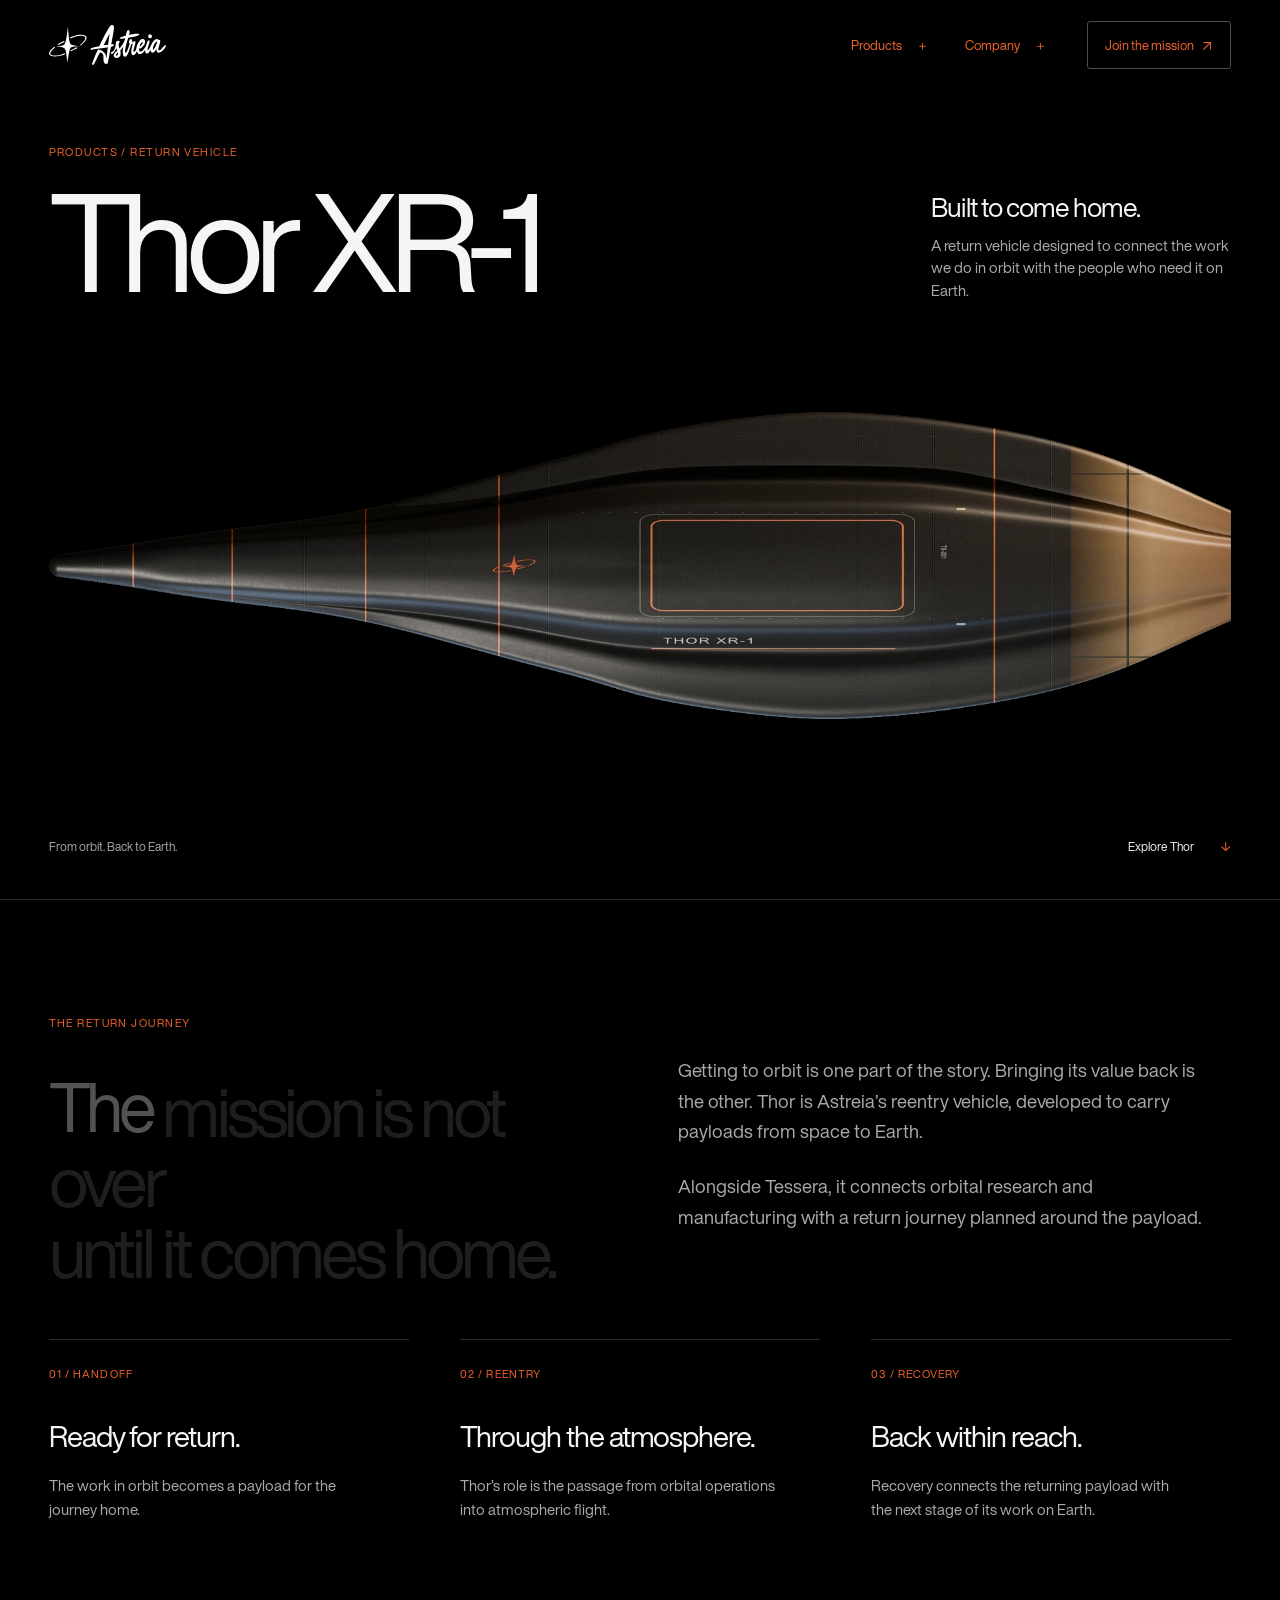
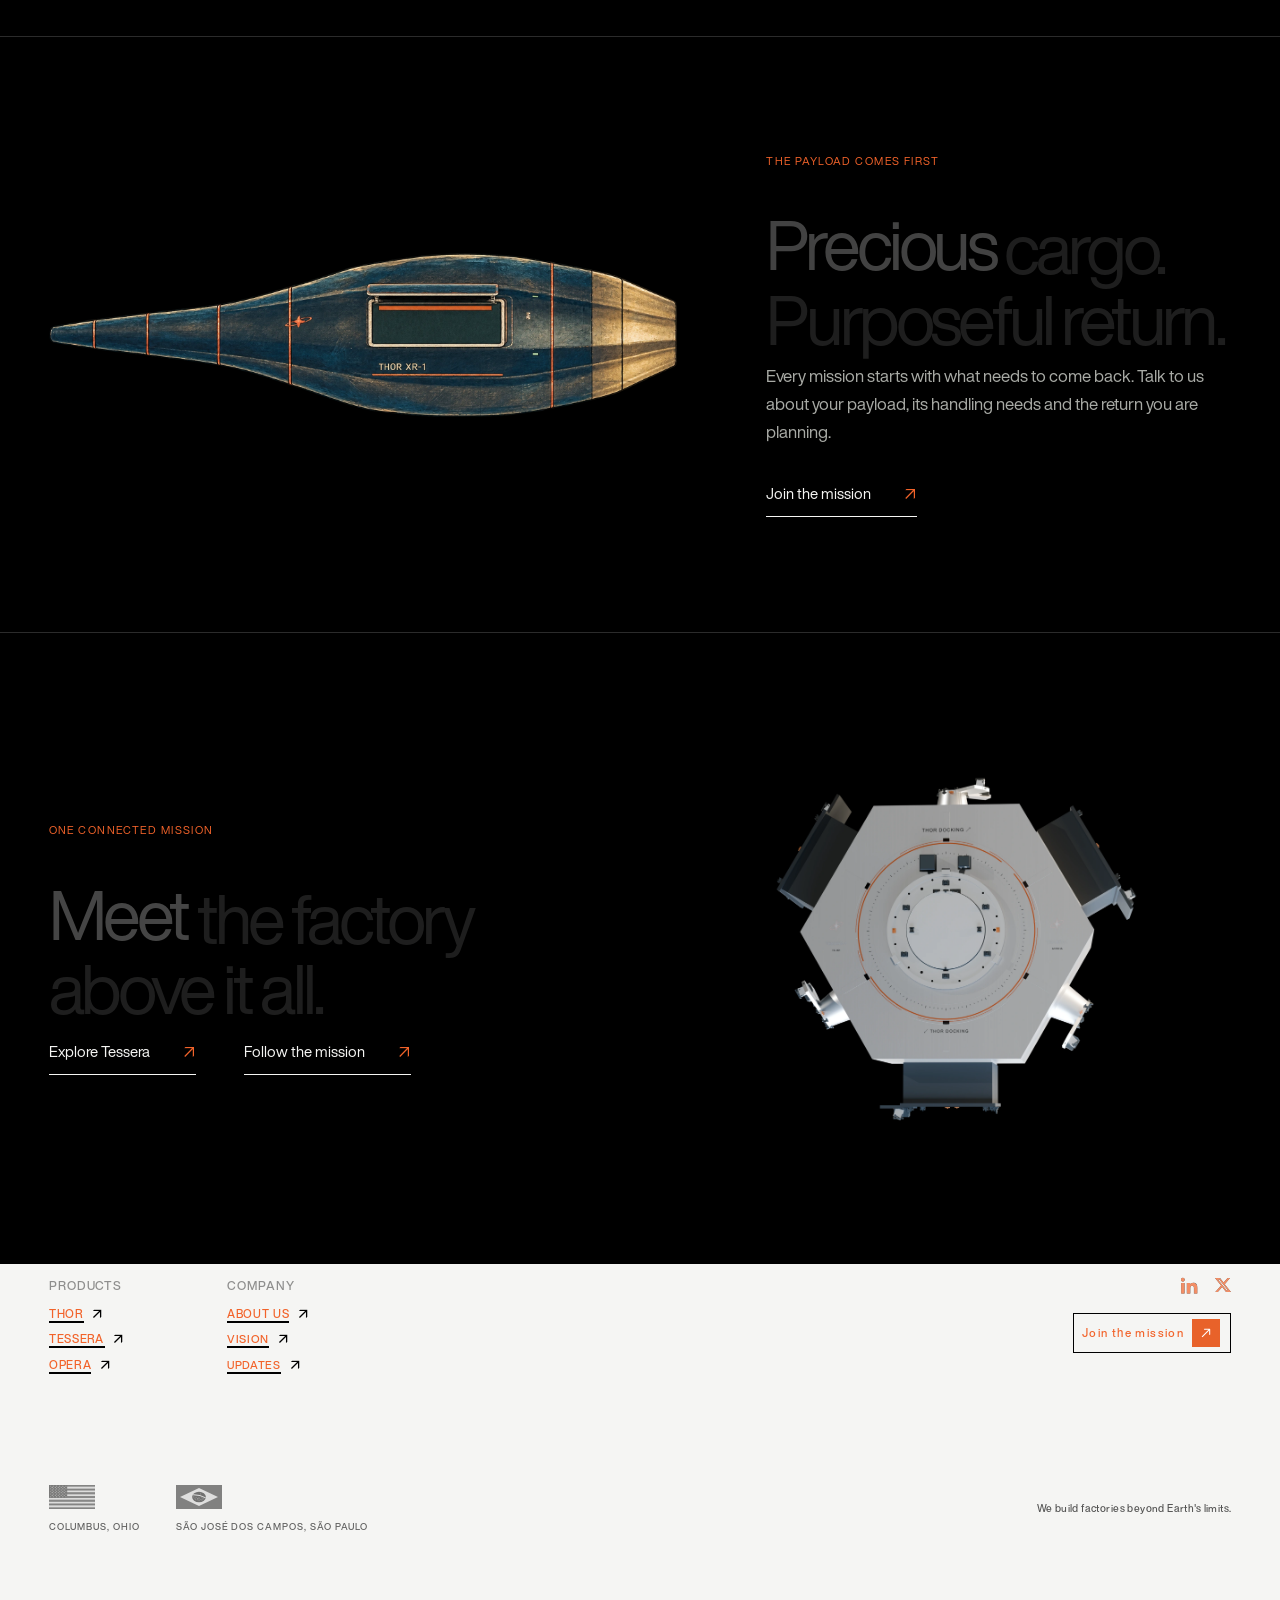
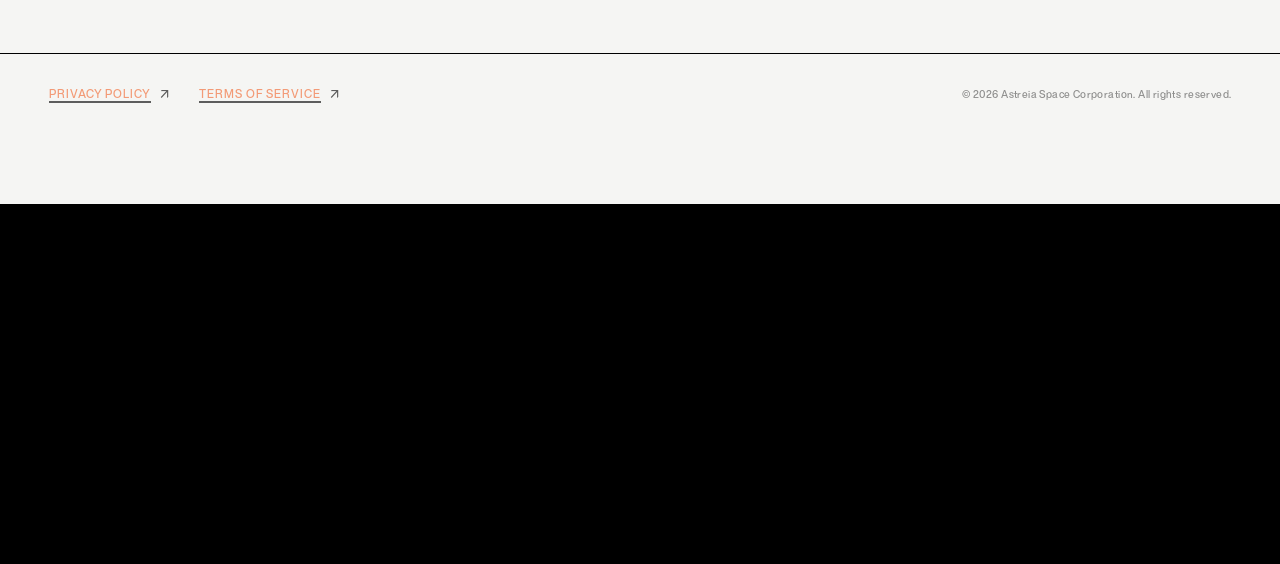
<file: thor-xr-1/index.html>
<!doctype html>
<html lang="en" data-page-theme="dark">
<head>
  <style id="initial-paint">/* Inlined in each entry document, before any stylesheet or JavaScript request. */
html[data-page-theme] { background: #000; color: #fff; }
html[data-page-theme="light"] { background: #fff; color: #000; }
html[data-page-theme] body { margin: 0; background: inherit; color: inherit; }
/* The reveal exposes the footer's surface around the clipped page. Keep this
   theme-aware even though the critical selector outranks the loaded styles. */
html[data-page-theme] body.is-footer-revealing { background: var(--footer-reveal-background, #f5f5f3); }
</style>

  <meta charset="UTF-8">
  <meta name="viewport" content="width=device-width, initial-scale=1, viewport-fit=cover">
  <title>Thor XR-1 — Built to come home | Astreia</title>
  <meta name="description" content="Meet Thor XR-1, Astreia’s return vehicle connecting orbital research and manufacturing with Earth.">
  <meta name="theme-color" content="#000000">
  <link rel="canonical" href="https://main.d35lz5wvl3tf99.amplifyapp.com/thor-xr-1/">
  <link rel="icon" href="/brand/favicon.svg" type="image/svg+xml">
  <link rel="preload" href="/fonts/helvetica-now/HelveticaNowDisplay.woff2" as="font" type="font/woff2" crossorigin>
  <link rel="preload" href="/story-2d/thor-illustrated/thor.webp" as="image" fetchpriority="high">
  <link rel="stylesheet" href="/styles/production.css">
  <link rel="stylesheet" href="/styles/footer-reveal.css">
  <script type="module" crossorigin src="/assets/modulepreload-polyfill-B5Qt9EMX.js"></script>
  <script type="module" crossorigin src="/assets/app-CLxfyTSd.js"></script>
  <link rel="stylesheet" crossorigin href="/assets/app-DV9-7h3O.css">
  <link rel="stylesheet" crossorigin href="/assets/site-DxZbnut0.css">
</head>
<body class="inner-page product-body textured-page" data-page="thor-xr-1">
  <a class="skip-link" href="#swap">Skip to content</a>
  <header class="site-nav">
      <a class="brand" href="/#factory" aria-label="Astreia home"
        ><img
          src="/brand/v3_icon_letter_white.svg"
          width="723"
          height="243"
          alt="Astreia"
      /></a>
      <nav class="nav-menus" aria-label="Main navigation">
        <div class="nav-dropdown">
          <button class="nav-dropdown-toggle" type="button" aria-expanded="false" aria-controls="products-menu">Products <span class="nav-dropdown-mark" aria-hidden="true">＋</span></button>
          <div class="nav-dropdown-panel" id="products-menu" hidden inert>
            <a href="/thor-xr-1/">Thor</a>
            <a href="/tessera-1/">Tessera</a>
            <a href="/opera/">OPERA</a>
          </div>
        </div>
        <div class="nav-dropdown">
          <button class="nav-dropdown-toggle" type="button" aria-expanded="false" aria-controls="company-menu">Company <span class="nav-dropdown-mark" aria-hidden="true">＋</span></button>
          <div class="nav-dropdown-panel" id="company-menu" hidden inert>
            <a href="/about-us/">About us</a>
            <a href="/vision/">Vision</a>
            <a href="/updates/">Updates</a>
          </div>
        </div>
      </nav>
      <a class="nav-contact" href="/contact/"
        >Join the mission <span>↗</span></a
      >
    </header>
  <div id="swap" tabindex="-1">
    <main class="page-main product-page">
      <header class="product-hero product-hero--thor" data-nav-section>
        <div class="product-hero__heading">
          <div><p class="product-eyebrow">Products / Return vehicle</p><h1>Thor XR-1</h1></div>
          <div class="product-hero__intro"><h2>Built to come home.</h2><p>A return vehicle designed to connect the work we do in orbit with the people who need it on Earth.</p></div>
        </div>
        <figure class="product-hero__art"><img src="/story-2d/thor-illustrated/thor.webp" alt="Illustration of Thor XR-1, with its tapered hull, payload hatch and Astreia markings" width="1800" height="468" fetchpriority="high" decoding="async"></figure>
        <div class="product-hero__bottom"><p>From orbit. Back to Earth.</p><a href="#thor-overview">Explore Thor <span aria-hidden="true">↓</span></a></div>
      </header>
      <section class="product-section" id="thor-overview" aria-labelledby="thor-overview-title">
        <div class="product-section__intro">
          <div><p class="product-eyebrow">The return journey</p><h2 id="thor-overview-title" data-reveal>The mission is not over<br>until it comes home.</h2></div>
          <div class="product-section__copy"><p>Getting to orbit is one part of the story. Bringing its value back is the other. Thor is Astreia’s reentry vehicle, developed to carry payloads from space to Earth.</p><p>Alongside Tessera, it connects orbital research and manufacturing with a return journey planned around the payload.</p></div>
        </div>
        <div class="product-steps">
          <article class="product-step"><span>01 / HANDOFF</span><h3>Ready for return.</h3><p>The work in orbit becomes a payload for the journey home.</p></article>
          <article class="product-step"><span>02 / REENTRY</span><h3>Through the atmosphere.</h3><p>Thor’s role is the passage from orbital operations into atmospheric flight.</p></article>
          <article class="product-step"><span>03 / RECOVERY</span><h3>Back within reach.</h3><p>Recovery connects the returning payload with the next stage of its work on Earth.</p></article>
        </div>
      </section>
      <section class="product-section product-detail" aria-labelledby="thor-payload-title">
        <figure class="product-detail__image"><img src="/story-2d/thor-illustrated/open.webp" alt="Concept illustration of Thor with its payload hatch open" width="1800" height="468" loading="lazy" decoding="async"></figure>
        <div class="product-detail__copy"><p class="product-eyebrow">The payload comes first</p><h2 id="thor-payload-title" data-reveal>Precious cargo.<br>Purposeful return.</h2><p>Every mission starts with what needs to come back. Talk to us about your payload, its handling needs and the return you are planning.</p><a class="product-link" href="/contact/">Join the mission <span aria-hidden="true">↗</span></a></div>
      </section>
      <section class="product-section product-pair" aria-labelledby="thor-pair-title">
        <div><p class="product-eyebrow">One connected mission</p><h2 id="thor-pair-title" data-reveal>Meet the factory<br>above it all.</h2><div class="product-pair__actions"><a class="product-link" href="/tessera-1/">Explore Tessera <span aria-hidden="true">↗</span></a><a class="product-link" href="/#payload">Follow the mission <span aria-hidden="true">↗</span></a></div></div>
        <img class="product-pair__art" src="/story-2d/tessera-docking/tessera-frontal.webp" alt="Tessera-1 orbital platform" width="2400" height="1787" loading="lazy" decoding="async">
      </section>
    </main>
  </div>
  <div id="footer-mount"></div>
</body>
</html>
</file>
<file: styles/production.css>
/* Lenis smooth-scroll styles, inlined from lenis@1.1.18/dist/lenis.css.
   Inlined rather than linked so the page needs no extra stylesheet request. */
html.lenis,html.lenis body{height:auto}.lenis.lenis-smooth{scroll-behavior:auto!important}.lenis.lenis-smooth [data-lenis-prevent]{overscroll-behavior:contain}.lenis.lenis-stopped{overflow:clip}.lenis.lenis-smooth iframe{pointer-events:none}

/* Chakra Petch, self-hosted (Google Fonts v13, latin + latin-ext only).
   Serving these ourselves removes the render-blocking fonts.googleapis.com
   stylesheet plus a second connection to fonts.gstatic.com from every page
   load. Regenerate by re-downloading the css2 URL and rewriting the src paths. */
@font-face {
  font-family: "Chakra Petch";
  font-style: normal;
  font-weight: 400;
  font-display: swap;
  src: url("/fonts/chakra-petch/chakra-petch-400-latin.woff2") format("woff2");
  unicode-range: U+0000-00FF, U+0131, U+0152-0153, U+02BB-02BC, U+02C6, U+02DA, U+02DC, U+0304, U+0308, U+0329, U+2000-206F, U+20AC, U+2122, U+2191, U+2193, U+2212, U+2215, U+FEFF, U+FFFD;
}

@font-face {
  font-family: "Chakra Petch";
  font-style: normal;
  font-weight: 400;
  font-display: swap;
  src: url("/fonts/chakra-petch/chakra-petch-400-latin-ext.woff2") format("woff2");
  unicode-range: U+0100-02BA, U+02BD-02C5, U+02C7-02CC, U+02CE-02D7, U+02DD-02FF, U+0304, U+0308, U+0329, U+1D00-1DBF, U+1E00-1E9F, U+1EF2-1EFF, U+2020, U+20A0-20AB, U+20AD-20C0, U+2113, U+2C60-2C7F, U+A720-A7FF;
}

@font-face {
  font-family: "Chakra Petch";
  font-style: normal;
  font-weight: 500;
  font-display: swap;
  src: url("/fonts/chakra-petch/chakra-petch-500-latin.woff2") format("woff2");
  unicode-range: U+0000-00FF, U+0131, U+0152-0153, U+02BB-02BC, U+02C6, U+02DA, U+02DC, U+0304, U+0308, U+0329, U+2000-206F, U+20AC, U+2122, U+2191, U+2193, U+2212, U+2215, U+FEFF, U+FFFD;
}

@font-face {
  font-family: "Chakra Petch";
  font-style: normal;
  font-weight: 500;
  font-display: swap;
  src: url("/fonts/chakra-petch/chakra-petch-500-latin-ext.woff2") format("woff2");
  unicode-range: U+0100-02BA, U+02BD-02C5, U+02C7-02CC, U+02CE-02D7, U+02DD-02FF, U+0304, U+0308, U+0329, U+1D00-1DBF, U+1E00-1E9F, U+1EF2-1EFF, U+2020, U+20A0-20AB, U+20AD-20C0, U+2113, U+2C60-2C7F, U+A720-A7FF;
}

@font-face {
  font-family: "Chakra Petch";
  font-style: normal;
  font-weight: 600;
  font-display: swap;
  src: url("/fonts/chakra-petch/chakra-petch-600-latin.woff2") format("woff2");
  unicode-range: U+0000-00FF, U+0131, U+0152-0153, U+02BB-02BC, U+02C6, U+02DA, U+02DC, U+0304, U+0308, U+0329, U+2000-206F, U+20AC, U+2122, U+2191, U+2193, U+2212, U+2215, U+FEFF, U+FFFD;
}

@font-face {
  font-family: "Chakra Petch";
  font-style: normal;
  font-weight: 600;
  font-display: swap;
  src: url("/fonts/chakra-petch/chakra-petch-600-latin-ext.woff2") format("woff2");
  unicode-range: U+0100-02BA, U+02BD-02C5, U+02C7-02CC, U+02CE-02D7, U+02DD-02FF, U+0304, U+0308, U+0329, U+1D00-1DBF, U+1E00-1E9F, U+1EF2-1EFF, U+2020, U+20A0-20AB, U+20AD-20C0, U+2113, U+2C60-2C7F, U+A720-A7FF;
}

@font-face {
  font-family: "Chakra Petch";
  font-style: normal;
  font-weight: 700;
  font-display: swap;
  src: url("/fonts/chakra-petch/chakra-petch-700-latin.woff2") format("woff2");
  unicode-range: U+0000-00FF, U+0131, U+0152-0153, U+02BB-02BC, U+02C6, U+02DA, U+02DC, U+0304, U+0308, U+0329, U+2000-206F, U+20AC, U+2122, U+2191, U+2193, U+2212, U+2215, U+FEFF, U+FFFD;
}

@font-face {
  font-family: "Chakra Petch";
  font-style: normal;
  font-weight: 700;
  font-display: swap;
  src: url("/fonts/chakra-petch/chakra-petch-700-latin-ext.woff2") format("woff2");
  unicode-range: U+0100-02BA, U+02BD-02C5, U+02C7-02CC, U+02CE-02D7, U+02DD-02FF, U+0304, U+0308, U+0329, U+1D00-1DBF, U+1E00-1E9F, U+1EF2-1EFF, U+2020, U+20A0-20AB, U+20AD-20C0, U+2113, U+2C60-2C7F, U+A720-A7FF;
}

/* "Unytour Display Pro" has no font files in this repo, so its @font-face was
   firing four failed requests on every page load and then falling back anyway.
   The family is still first in --display; if the files are ever added, restore
   the @font-face block here. */

@font-face {
  font-family: "Helvetica Now Display";
  src: url("/fonts/helvetica-now/HelveticaNowDisplay.woff2") format("woff2");
  font-weight: 400;
  font-style: normal;
  font-display: swap;
}

@font-face {
  font-family: "Helvetica Now Display";
  src: url("/fonts/helvetica-now/HelveticaNowDisplayMedium.woff2") format("woff2");
  font-weight: 500;
  font-style: normal;
  font-display: swap;
}

:root {
  --display: "Unytour Display Pro", "Arial Narrow", "Helvetica Neue", sans-serif;
  --title: "Helvetica Neue", Helvetica, Arial, sans-serif;
  --nav: "Helvetica Now Display", "Helvetica Neue", Helvetica, Arial, sans-serif;
  --legal: "Helvetica Now Display", "Helvetica Neue", Helvetica, Arial, sans-serif;
  --mono: "Everett Mono", ui-monospace, "SFMono-Regular", "Menlo", monospace;
  --contact-btn-width: clamp(158px, 11.8vw, 184px);
  /* Distance from the screen edge to the content on every page. */
  --inset: clamp(20px, 2vw, 34px);
  --content-width: calc(100% - (var(--inset) * 2));
  --nav-h: clamp(64px, 5.6vw, 80px);
  --line: rgba(255, 255, 255, 0.16);
  --grid-stroke: 0.25px;
  --grid-line: #fff;
  --grid-cross: #fff;
  --legal-h: clamp(56px, 9vh, 96px);
  --hero-block-gap: clamp(52px, 7vh, 76px);
}

* { box-sizing: border-box; margin: 0; padding: 0; }

/* Images are wrapped in <picture> to offer AVIF/WebP. `display: contents`
   removes the wrapper from layout so every existing `.parent img` rule keeps
   sizing the <img> exactly as it did when it was a direct child. */
picture { display: contents; }

::selection {
  background: var(--brand-orange, #f2632a);
  color: #fff;
}
::-moz-selection {
  background: var(--brand-orange, #f2632a);
  color: #fff;
}

html, body { height: 100%; }

html, body { overscroll-behavior: none; }

body {
  background: #000;
  color: #fff;
  font-family: var(--display);
  /* Do not set overflow-x here. Any non-visible overflow-x makes overflow-y
     compute to auto, turning body into a nested scrollport and killing
     position: sticky on the Thor stage (and every other pin-while-scroll
     section). Horizontal spill is clipped at the navbar / page wrappers. */
  -webkit-tap-highlight-color: transparent;
}

body.is-hero-light {
  background: #fff;
  color: #000;
}

/* Hide scramble targets until primed with encrypted glyphs (no final-text flash) */
@media (prefers-reduced-motion: no-preference) {
  :is(.contact-page__desc, .contact-page__brand):not(.scramble-init) {
    visibility: hidden;
    /* Reveal the copy even if its JavaScript cannot finish initializing. */
    animation: scramble-reveal-fallback 0.01s linear 0.75s forwards;
  }
}

@keyframes scramble-reveal-fallback {
  to { visibility: visible; }
}

/* Page-entry rise. Copy lifts into place in hierarchy order — heading, then
   eyebrow, then supporting text — on both hard loads and SPA swaps, since the
   swap re-inserts the nodes and restarts these animations. Scramble targets
   start theirs once `.scramble-init` releases the visibility guard above. */
@keyframes page-enter-rise {
  from {
    opacity: 0;
    transform: translate3d(0, 24px, 0);
  }
  to {
    opacity: 1;
    transform: none;
  }
}

@media (prefers-reduced-motion: no-preference) {
  .legal-page__header > .hero__title,
  .legal-page__header > .legal-page__brand,
  .contact-page__header > .hero__title,
  .contact-page__header > .contact-page__brand,
  .contact-page__header > .contact-page__desc,
  .updates-page__hero .updates-page__title {
    animation: page-enter-rise 800ms cubic-bezier(0.16, 1, 0.3, 1) both;
  }

  .legal-page__header > .hero__title,
  .contact-page__header > .hero__title,
  .updates-page__hero .updates-page__title {
    animation-delay: 0ms;
  }

  .legal-page__header > .legal-page__brand,
  .contact-page__header > .contact-page__brand {
    animation-delay: 110ms;
  }

  .contact-page__header > .contact-page__desc {
    animation-delay: 320ms;
  }
}

/* ===== Instant SPA-style page transitions =====
   Only the inner content (#swap) is replaced while the navbar and footer stay
   mounted. A short, near-instant cross-fade keeps the swap smooth without any
   black blackout. */
.page-main {
  position: relative;
  z-index: 1;
  background: #000;
  opacity: 1;
  transition: opacity 0.22s ease;
  will-change: opacity;
}
body.is-hero-light .page-main { background: #fff; }
body.is-swapping .page-main { opacity: 0; }

/* The last section recedes to reveal the light footer underneath. Clipping
   leaves page geometry and sticky mission sections untouched. */
body.is-footer-revealing { background: #fff; }
body.is-footer-revealing .page-main {
  clip-path: inset(0 var(--footer-reveal-inset, 0px) 0 round 0 0 var(--footer-reveal-radius, 0px) var(--footer-reveal-radius, 0px));
}
@media (prefers-reduced-motion: reduce) {
  body.is-footer-revealing .page-main { clip-path: none; }
  .page-main { transition: none; }
  body.is-swapping .page-main { opacity: 1; }
}

/* Navbar: full-width, borderless; liquid-glass only when scrolled (not on hover) */
.navbar {
  --dd-h: clamp(180px, 26vh, 250px);
  --dd-open-dur: 0.62s;
  --dd-open-ease: cubic-bezier(0.22, 1, 0.36, 1);
  --dd-close-dur: 0.54s;
  --dd-close-ease: cubic-bezier(0.45, 0, 0.15, 1);
  position: fixed;
  top: 0;
  left: 0;
  z-index: 10;
  width: 100%;
  display: flex;
  align-items: center;
  justify-content: space-between;
  gap: 24px;
  min-height: var(--nav-h);
  padding: 0 var(--inset);
  border: none;
  border-radius: 0;
  background: transparent;
  box-shadow: none;
  transform: translateY(0);
  transition:
    transform 0.55s cubic-bezier(0.45, 0, 0.15, 1),
    background 0.4s ease,
    box-shadow 0.4s ease,
    backdrop-filter 0.4s ease;
}
.navbar.is-light {
  --nav-line-color: #000;
}
.navbar.is-retracted:not(.is-open):not(.is-closing) {
  transform: translateY(-100%);
  pointer-events: none;
  border-bottom-color: transparent;
}
/* Keep the navbar transparent while the dropdown is open or closing. */
.navbar.is-dd-open,
.navbar.is-dd-closing {
  border-bottom-color: transparent;
  box-shadow: none;
  background: transparent;
  -webkit-backdrop-filter: none;
  backdrop-filter: none;
}
.navbar.is-light.is-dd-open,
.navbar.is-light.is-dd-closing {
  border-bottom-color: transparent;
}
/* Dropdown panel expands down (open) and retracts up (close). */
.navbar::after {
  content: "";
  position: absolute;
  left: 0;
  right: 0;
  top: 100%;
  box-sizing: content-box;
  height: 0;
  background: var(--nav-dd-fill, #000);
  border-bottom: none;
  -webkit-backdrop-filter: blur(12px) saturate(160%);
  backdrop-filter: blur(12px) saturate(160%);
  pointer-events: none;
  z-index: 11;
  transition: height var(--dd-open-dur) var(--dd-open-ease);
}
.navbar.is-dd-open:not(.is-dd-closing)::after {
  height: var(--dd-h);
  -webkit-backdrop-filter: none;
  backdrop-filter: none;
  transition: height var(--dd-open-dur) var(--dd-open-ease);
}
.navbar.is-dd-closing::after {
  height: 0;
  -webkit-backdrop-filter: none;
  backdrop-filter: none;
  transition: height var(--dd-close-dur) var(--dd-close-ease);
}
/* Soft blur veil over the page while the dropdown is open or closing */
html::after {
  content: "";
  position: fixed;
  inset: 0;
  background: rgba(0, 0, 0, 0.4);
  -webkit-backdrop-filter: blur(10px);
  backdrop-filter: blur(10px);
  opacity: 0;
  pointer-events: none;
  z-index: 9;
  transition: opacity 0.42s ease;
}
html:has(.navbar.is-dd-open:not(.is-dd-closing))::after {
  opacity: 1;
  transition: opacity 0.38s ease;
}
html:has(.navbar.is-dd-closing)::after {
  opacity: 0;
  transition: opacity var(--dd-close-dur) var(--dd-close-ease);
}
/* Liquid glass across the full width of the bar */
.navbar::before {
  content: "";
  position: absolute;
  left: 0;
  right: 0;
  top: 0;
  bottom: 0;
  background: rgba(0, 0, 0, 0.35);
  -webkit-backdrop-filter: blur(12px) saturate(160%);
  backdrop-filter: blur(12px) saturate(160%);
  box-shadow: none;
  opacity: 0;
  pointer-events: none;
  z-index: -1;
  transition:
    opacity 0.4s ease,
    bottom var(--dd-open-dur) var(--dd-open-ease);
}
.navbar.is-scrolled:not(.is-dd-open):not(.is-dd-closing)::before {
  opacity: 1;
}
.navbar.is-dd-open::before,
.navbar.is-dd-closing::before {
  opacity: 1;
  background: var(--nav-dd-fill, #000);
  -webkit-backdrop-filter: none;
  backdrop-filter: none;
}
.navbar.is-dd-open:not(.is-dd-closing)::before {
  bottom: calc(-1 * var(--dd-h));
  transition:
    opacity 0.4s ease,
    bottom var(--dd-open-dur) var(--dd-open-ease);
}
.navbar.is-dd-closing::before {
  bottom: 0;
  transition:
    opacity 0.4s ease,
    bottom var(--dd-close-dur) var(--dd-close-ease);
}
.navbar.is-scrolled:not(.is-dd-open):not(.is-dd-closing) {
  background: transparent;
  -webkit-backdrop-filter: none;
  backdrop-filter: none;
  box-shadow: none;
}

.navbar__brand {
  display: inline-flex;
  align-items: center;
  color: #fff;
  text-decoration: none;
}

.navbar__logo {
  display: block;
  height: auto;
  width: clamp(144px, 12.2vw, 180px);
  max-height: calc(var(--nav-h) - 16px);
  object-fit: contain;
}

/* On desktop the wrapper is transparent so links/contact lay out as before */
.navbar__menu { display: contents; }
.navbar__social { display: none; }

/* Hamburger toggle: hidden on desktop, revealed on mobile */
.navbar__toggle {
  display: none;
  flex-direction: column;
  justify-content: center;
  gap: 6px;
  width: 44px;
  height: 44px;
  padding: 0 11px;
  border: none;
  background: transparent;
  cursor: pointer;
  z-index: 30;
}
.navbar__toggle span {
  display: block;
  width: 100%;
  height: 1.5px;
  background: #fff;
  transition: transform 0.3s ease;
}
.navbar.is-open .navbar__toggle span:nth-child(1) { transform: translateY(3.75px) rotate(45deg); }
.navbar.is-open .navbar__toggle span:nth-child(2) { transform: translateY(-3.75px) rotate(-45deg); }

/* Mobile-only back control for the drill-down submenu (injected via JS) */
.navbar__back {
  display: none;
  flex-direction: row;
  align-items: center;
  justify-content: center;
  border: none;
  background: transparent;
  color: #fff;
  cursor: pointer;
  padding: 0;
}

.navbar__links {
  position: absolute;
  left: 50%;
  top: 50%;
  transform: translate(-50%, -50%);
  list-style: none;
  display: flex;
  gap: 40px;
  z-index: 12;
}

.navbar__links a {
  font-family: var(--nav);
  font-weight: 400;
  font-size: 1rem;
  color: #fff;
  text-decoration: none;
  opacity: 0.85;
  transition: opacity 0.25s ease;
}
.navbar__links a:hover { opacity: 1; }

/* Dropdown nav item (e.g. Ground) */
.navbar__item--dropdown { position: relative; }

/* Mega-panel content - max-height synced with background; instant swap between domains */
.navbar__dropdown {
  position: absolute;
  top: 100%;
  left: 0;
  right: 0;
  height: var(--dd-h);
  max-height: 0;
  display: block;
  padding: clamp(22px, 3.4vh, 34px) var(--inset);
  visibility: hidden;
  overflow: hidden;
  pointer-events: none;
  z-index: 12;
}
/* Bridge between the nav links and the panel so hover survives the trip down */
.navbar__dropdown::before {
  content: "";
  position: absolute;
  left: 0;
  right: 0;
  top: -24px;
  height: 24px;
}
.navbar.is-dd-open:not(.is-dd-closing) .navbar__dropdown.is-active {
  visibility: visible;
  max-height: var(--dd-h);
  pointer-events: auto;
  transition: max-height var(--dd-open-dur) var(--dd-open-ease);
}
/* Ground / Air / Space / Software - swap without replaying open motion */
.navbar.is-dd-open:not(.is-dd-closing) .navbar__dropdown.is-active.is-dd-swap {
  transition: none;
}

.navbar__dropdown-label {
  font-family: var(--nav);
  font-weight: 400;
  text-transform: uppercase;
  letter-spacing: 0.18em;
  font-size: 0.66rem;
  color: #fff;
  opacity: 0.5;
}
.navbar__dropdown-info {
  display: flex;
  flex-direction: column;
  gap: 14px;
  /* Never run into the links column anchored at --dd-left */
  max-width: min(380px, calc(var(--dd-left, 50vw) - var(--inset) - clamp(36px, 5vw, 80px)));
}
.navbar__dropdown-desc {
  font-family: var(--nav);
  font-weight: 400;
  font-size: 0.8rem;
  line-height: 1.6;
  letter-spacing: 0.02em;
  color: #fff;
  opacity: 0.68;
  max-width: 40ch;
}
/* Column pinned to the parent nav link's x position (set via --dd-left by JS),
   so label and button always line up under the trigger (Ground, Air, ...) */
.navbar__dropdown-col {
  position: absolute;
  top: clamp(22px, 3.4vh, 34px);
  left: var(--dd-left, 50%);
  display: flex;
  flex-direction: column;
  align-items: flex-start;
  gap: 16px;
}
/* Entry styled like the platform's square light-gray outlined buttons */
.navbar__dropdown-col a {
  display: inline-flex;
  align-items: center;
  gap: 10px;
  border: 1px solid var(--line);
  border-radius: 0;
  padding: 11px 24px;
  font-family: var(--nav);
  font-weight: 500;
  text-transform: uppercase;
  letter-spacing: 0.12em;
  font-size: clamp(0.78rem, 0.95vw, 0.88rem);
  color: #fff;
  text-decoration: none;
  opacity: 0.9;
  white-space: nowrap;
  transition: opacity 0.3s ease, border-color 0.3s ease, background 0.3s ease;
}
.navbar__dropdown-col a:hover {
  opacity: 1;
  border-color: rgba(255, 255, 255, 0.55);
  background: rgba(255, 255, 255, 0.05);
}

.navbar__dropdown-col .navbar__dropdown-label {
  color: #ff6a00;
  opacity: 1;
}

/* Multi-product columns: 2×2 grid - Air (side by side), Space (stacked columns) */
.navbar__dropdown[data-panel="air"] .navbar__dropdown-col,
.navbar__dropdown[data-panel="space"] .navbar__dropdown-col {
  display: grid;
  grid-template-columns: repeat(2, max-content);
  grid-template-rows: auto auto auto;
  grid-auto-flow: column;
  align-items: start;
  column-gap: 14px;
  row-gap: 16px;
}
.navbar__dropdown[data-panel="air"] .navbar__dropdown-label,
.navbar__dropdown[data-panel="space"] .navbar__dropdown-label {
  grid-column: 1 / -1;
  grid-row: 1;
}

/* Company / Solutions: 2 buttons per row */
.navbar__dropdown[data-panel="company"] .navbar__dropdown-col,
.navbar__dropdown[data-panel="solutions"] .navbar__dropdown-col {
  display: grid;
  grid-template-columns: repeat(2, max-content);
  grid-template-rows: auto auto auto;
  align-items: start;
  column-gap: 14px;
  row-gap: 16px;
}
.navbar__dropdown[data-panel="company"] .navbar__dropdown-label,
.navbar__dropdown[data-panel="solutions"] .navbar__dropdown-label {
  grid-column: 1 / -1;
  grid-row: 1;
}
.navbar__dropdown[data-panel="air"] .navbar__dropdown-col a,
.navbar__dropdown[data-panel="company"] .navbar__dropdown-col a,
.navbar__dropdown[data-panel="solutions"] .navbar__dropdown-col a {
  min-width: 150px;
  justify-content: center;
}
.navbar__dropdown[data-panel="space"] .navbar__dropdown-col a {
  justify-content: center;
}
.navbar__dropdown[data-panel="space"] .navbar__dropdown-col a:nth-child(2),
.navbar__dropdown[data-panel="space"] .navbar__dropdown-col a:nth-child(3) {
  min-width: 150px;
}

/* Navbar Contact button: white outline, text + orange icon square */
.navbar__contact {
  position: relative;
  display: flex;
  align-items: center;
  box-sizing: border-box;
  min-width: var(--contact-btn-width);
  white-space: nowrap;
  flex-shrink: 0;
  border: 1px solid #fff;
  padding: 5px 10px 5px 0;
  font-family: var(--nav);
  font-weight: 500;
  letter-spacing: 0.12em;
  font-size: clamp(0.68rem, 0.9vw, 0.82rem);
  color: #fff;
  text-decoration: none;
  background: transparent;
  transition: background 0.4s ease, color 0.4s ease, border-color 0.4s ease;
}
.navbar__contact-label {
  flex: 1;
  display: flex;
  align-items: center;
  justify-content: center;
  min-width: 0;
  padding: 0;
}
.navbar__contact-icon {
  display: inline-flex;
  align-items: center;
  justify-content: center;
  width: clamp(24px, 2.2vw, 28px);
  flex-shrink: 0;
  aspect-ratio: 1;
  background: #ff6a00;
  border: none;
  color: #fff;
  transition: color 0.4s ease;
}
.navbar__contact-icon svg {
  display: block;
  width: clamp(12px, 1.15vw, 14px);
  height: auto;
  fill: currentColor;
}
.navbar__contact:hover {
  background: #fff;
  color: #000;
}
.navbar__contact:hover .navbar__contact-icon {
  background: #ff6a00;
  color: #000;
}

/* Blueprint grid: full-width horizontal rules, vertical rules on the content edges, crosses at intersections */
.grid-frame {
  position: absolute;
  inset: 0;
  pointer-events: none;
  z-index: 3;
}
/* Section boundary rule (full width) - removed in the footer so the grid ends on crosses */
.grid-frame::after {
  content: "";
  position: absolute;
  left: 0;
  right: 0;
  bottom: 0;
  height: var(--grid-stroke);
  background: var(--grid-line);
}

.grid-v,
.grid-stripe {
  display: none;
}

.grid-cross {
  display: none;
}

/* Footer: no closing horizontal rule at the bottom edge */
.footer .grid-frame::after { content: none; }

/* Each section is full screen */
/* Homepage: no rule between hero and product mosaic */

.hero__title {
  font-family: var(--title);
  font-weight: 700;
  text-transform: none;
  letter-spacing: -0.02em;
  word-spacing: normal;
  line-height: 0.92;
  font-size: clamp(2.875rem, 8.05vw, 7.475rem);
  color: #fff;
  white-space: nowrap;
  flex: 0 0 auto;
}

.legal-page .hero__title.hero__title--privacy .legal-page__title-line2 {
  display: block;
}

@media (max-width: 760px) {
  /* Long titles keep the desktop weight by wrapping onto two lines instead of
     shrinking to fit a single nowrap track. */
  .hero__title.hero__title--long {
    white-space: normal;
    max-width: 100%;
    font-size: clamp(1.85rem, 9.5vw, 2.75rem);
    line-height: 0.94;
  }
}

/* Homepage hero: the Tessera footage fills the section.
   The copy is anchored to the bottom edge over the video, and the section is
   exactly one viewport tall so the product mosaic starts on the first scroll. */

/* Product heroes still carry the rule between section 1 and 2. Flush with the
   fold it reads as the edge of the screen, so it starts just past it and shows
   up as a divider on the first scroll. */

/* The copy stays anchored to the fold rather than to the taller section. */

/* The copy now lands on the footage, and the brightest frames (cloud deck and
   limb) run straight through where it sits. */

/* Interface capture (Opera): scaled up so the console's own header clears the
   navbar, and given a deeper scrim because the console is busy behind the copy. */
/* Studio Tessera media: full-bleed across section 1. */
/* Portrait crops the console hard enough on its own; the extra zoom would
   leave nothing readable. Keep the denser console area in frame. */

/* Thor XR-1 scroll-driven 3D section. Kept in the shared stylesheet (not a
   page \3c style> block) so SPA navigations into /thor-xr-1 get the layout on
   the first paint instead of only after a hard refresh. */

/* ===== Inverted hero (section 1) - white field, black type ===== */

/* Navbar light theme (Vesper section 1) - orange unchanged */
.navbar.is-light:not(.is-dd-open):not(.is-dd-closing) {
  border-bottom-color: var(--nav-line-color, #000);
}
body.is-hero-light .navbar.is-light {
  border-bottom-color: #000;
}
body.is-hero-light .navbar.is-light .navbar__brand {
  color: #000;
}
body.is-hero-light .navbar.is-light .navbar__logo {
  filter: invert(1);
}
body.is-hero-light .navbar.is-light .navbar__links a {
  color: #000;
}
body.is-hero-light .navbar.is-light .navbar__toggle span {
  background: #000;
}
body.is-hero-light .navbar.is-light .navbar__back {
  color: #000;
}
body.is-hero-light .navbar.is-light .navbar__contact {
  border-color: #000;
  color: #000;
}
body.is-hero-light .navbar.is-light .navbar__contact:hover {
  background: #000;
  color: #fff;
}
body.is-hero-light .navbar.is-light .navbar__contact:hover .navbar__contact-icon {
  background: #ff6a00;
  color: #fff;
}
body.is-hero-light .navbar.is-light.is-scrolled:not(.is-dd-open):not(.is-dd-closing)::before {
  background: rgba(255, 255, 255, 0.88);
}
body.is-hero-light .navbar.is-light.is-dd-open,
body.is-hero-light .navbar.is-light.is-dd-closing {
  --nav-dd-fill: #fff;
  border-bottom-color: transparent;
}
body.is-hero-light .navbar.is-light.is-dd-open::before,
body.is-hero-light .navbar.is-light.is-dd-closing::before {
  background: var(--nav-dd-fill, #fff);
  -webkit-backdrop-filter: none;
  backdrop-filter: none;
}
body.is-hero-light .navbar.is-light.is-dd-open:not(.is-dd-closing)::after,
body.is-hero-light .navbar.is-light.is-dd-closing::after {
  -webkit-backdrop-filter: none;
  backdrop-filter: none;
}
body.is-hero-light .navbar.is-light.is-dd-closing::before {
  opacity: 0;
  bottom: 0;
  transition:
    opacity 0s,
    bottom var(--dd-close-dur) var(--dd-close-ease);
}
body.is-hero-light .navbar.is-light.is-dd-open .navbar__dropdown-label,
body.is-hero-light .navbar.is-light.is-dd-open .navbar__dropdown-desc,
body.is-hero-light .navbar.is-light.is-dd-open .navbar__dropdown-col a,
body.is-hero-light .navbar.is-light.is-dd-closing .navbar__dropdown-label,
body.is-hero-light .navbar.is-light.is-dd-closing .navbar__dropdown-desc,
body.is-hero-light .navbar.is-light.is-dd-closing .navbar__dropdown-col a {
  color: #000;
}
body.is-hero-light .navbar.is-light.is-dd-open .navbar__dropdown-col .navbar__dropdown-label,
body.is-hero-light .navbar.is-light.is-dd-closing .navbar__dropdown-col .navbar__dropdown-label {
  color: #ff6a00;
}
body.is-hero-light .navbar.is-light.is-dd-open .navbar__dropdown-col a,
body.is-hero-light .navbar.is-light.is-dd-closing .navbar__dropdown-col a {
  border-color: rgba(0, 0, 0, 0.16);
}

/* Orange outline button: fills with orange on hover, text stays white */
.btn {
  position: relative;
  display: inline-block;
  border: 1px solid #ff6a00;
  border-radius: 0;
  text-decoration: none;
  background: transparent;
  color: #fff;
  font-family: "Chakra Petch", var(--mono);
  letter-spacing: 0.18em;
  font-size: clamp(0.72rem, 1.1vw, 0.9rem);
  padding: 13px 30px;
  cursor: pointer;
  transition: background 0.4s ease 0.12s, color 0.4s ease 0.12s, border-color 0.4s ease 0.12s, transform 0.4s ease 0.12s;
}
/* Aerospace hazard stripes sitting below the button, spanning half its width */
.btn::after {
  content: "";
  position: absolute;
  top: calc(100% + 10px);
  left: 0;
  width: 50%;
  height: 16px;
  background-image: repeating-linear-gradient(
    45deg,
    rgba(255, 255, 255, 0.85) 0,
    rgba(255, 255, 255, 0.85) 6px,
    transparent 6px,
    transparent 14px
  );
  pointer-events: none;
}
.btn:hover { background: #ff6a00; color: #fff; border-color: #ff6a00; }

/* Section 2: full screen, black, matching section 1 dimensions */

/* Standalone product page: title sits below the navbar with breathing room,
   the render anchors to the bottom and is height-capped so the whole section
   fits in one viewport without scrolling */

/* Four small diagonal stripes immediately after the title */

/* White corner arrow linking each homepage product section to its page */

/* Duo rows: Kairos+SPIKE and Vesper+Opera side-by-side on desktop */
.grid-cross--duo-mid { display: none; }

@media (min-width: 761px) {

  /* Equal cells: outer inset, narrow inner seam so the center divider stays thin */

  /* Shared responsive scale for geometry, title and diagonal stripes */

  /* Corner arrows: equal visual gap from each inner vertical line */

  /* Thin center seam */

  /* Left cell: outer-left gutter only */

  /* Right cell: outer-right gutter only (last-of-type, not last-child - crosses follow) */

  /* Crosses on the center seam - half extends into the seam gap so nothing clips them */
  .grid-cross--duo-mid {
    display: block;
    position: absolute;
    left: 50%;
    z-index: 10;
    pointer-events: none;
  }
  .grid-cross--duo-mid-t { top: 0; transform: translate(-50%, -50%); }
  .grid-cross--duo-mid-b { bottom: 0; transform: translate(-50%, 50%); }

  /* Breathing room at horizontal rules for the 13px cross to sit fully in the open */

  /* Grid frames span the seam gap above so gutter lines stay continuous */

  /* Top seam + markers: frame edge meets the 1px rule - nudge half a pixel to its center */

  /* One + per seam: the row below owns the top marker; last row keeps the bottom */

  /* Same rule on the outer gutter corners - hide bottom + on the row above */

  /* Last duo row: footer owns the top gutter + so hide bottom + on the cells */
}

/* Homepage product mosaic: Anduril-style inset cards with black seams */
/* Footer-style ↗ anchored to the card's bottom-right */

/* ===== Manufacturing in Space - Story chapters & LOI (typography = hero section 1) ===== */

.contact-form--on-dark .contact-field__label {
  color: rgba(255, 255, 255, 0.72);
}

.contact-form--on-dark .contact-field__optional {
  text-transform: none;
  letter-spacing: 0;
  font-size: 0.92em;
  color: rgba(255, 255, 255, 0.38);
}

.contact-form--on-dark .contact-form__error {
  color: #ff6a00;
}

/* LOI form - black fields with gray border; white dropdown menu and button */

/* ===== Drop from Space / Microgravity - product story (Anduril/Vast-inspired) ===== */

/* Tone palette - prioritized space pastels, alternating per page */

/* Section titles - platform title face, Anduril-scale headers */

/* Body copy - same scale as the platform pitch text */

/* 01 - Statement block (Vast "Features"-style oversized centered opener) */

/* Split header - title left, supporting copy right (Anduril/Vast two-column) */

/* Secondary header for a block that already opens with a split header */

/* Short lead-in sitting between a block title and its card row */

/* Emphasis line under a split block (e.g. "Downmass is the product.") */

/* Full-width visual band. Hero assets are 1920×1200; dfs images may differ, so
   lock that ratio and crop. */

/* Card grids - Anduril "Missions"-style panels */

/* Four dense citation columns get unreadably narrow before the mobile
   breakpoint, so fold them into a 2x2 first. */

/* Manufacturing in Space - liquid glass per card (texture inside, not in grid gaps) */

/* THE CONSTRAINT - centered statement */

/* The statement block centres and shrink-wraps its children; the two sub-blocks
   need the full width back, and their body copy reads better left-aligned. */

/* Manufacturing in Space - pin titles toward the top (skip Workflow) */

/* THE PHYSICS + PRECEDENT - center card row in section */

/* THE RETURN - compact section, no divider before Workflow */

/* APPLICATIONS - VAST-style fullscreen scroll stack */

/* APPLICATIONS - legacy media cards (other pages) */

/* Mission cards - Vast carousel-style label with orange square marker */

/* CONOPS - numbered horizontal timeline (Anduril "Build Qualities" numerals) */

/* ===== WORKFLOW - Vast Haven-1 interactive stages ===== */

@keyframes wf-tab-bg-exit {
  from {
    transform: scaleY(1);
  }

  to {
    transform: scaleY(0);
  }
}

@keyframes wf-tab-bg-enter {
  from {
    transform: scaleY(0);
  }

  to {
    transform: scaleY(1);
  }
}

/* Launch: continuous rise into the next stage */

/* Homecoming: continuous descent from the previous stage */

/* SPECIFICATIONS - Vast-style spec table: label left, large value right */

/* Opera - shares MGM story system */

/* THE SYSTEM — black field; cards carry 2-opera.png under liquid glass */
/* Cards: blurred photo only — no white glass overlay. */

/* Drop from Space - shares MGM story system */

@media (max-width: 760px) {

  .footer::before,
  .footer::after {
    display: none;
  }

  /* The id-scoped desktop ratio outranks the rule above, which left this
     column a few characters wide on phones. */
}

/* ===== Drop from Space - Mission request form ===== */

.contact-field__label-row {
  display: flex;
  align-items: baseline;
  justify-content: space-between;
  gap: 12px;
}

.contact-field__label-row .contact-field__label {
  flex: 1;
  min-width: 0;
}

.contact-field--cadence-extra[hidden],
.contact-field--cadence-extra.is-hidden {
  display: none !important;
}

.contact-field__hint {
  margin: 6px 0 0;
  font-family: var(--legal);
  font-size: clamp(0.62rem, 0.72vw, 0.68rem);
  letter-spacing: 0.04em;
  line-height: 1.5;
  color: rgba(255, 255, 255, 0.42);
}

.mission-toggle {
  display: grid;
  grid-template-columns: 1fr 1fr;
  gap: 0;
  border: 1px solid rgba(255, 255, 255, 0.28);
}

.mission-toggle__btn {
  font-family: var(--legal);
  font-weight: 500;
  font-size: clamp(0.78rem, 0.92vw, 0.88rem);
  letter-spacing: 0.08em;
  text-transform: uppercase;
  padding: clamp(12px, 1.6vh, 14px) 12px;
  border: none;
  border-radius: 0;
  background: #000;
  color: rgba(255, 255, 255, 0.62);
  cursor: pointer;
  transition: background 0.25s ease, color 0.25s ease;
}

.mission-toggle__btn + .mission-toggle__btn {
  border-left: 1px solid rgba(255, 255, 255, 0.28);
}

.mission-toggle__btn.is-active {
  background: #fff;
  color: #000;
}

.mission-toggle__btn:hover:not(.is-active) {
  color: #fff;
}

/* Technical measurement lines around the Tessera render: thin dimension
   rules with end ticks plus faint dashed extension lines, blueprint style */
.measure-frame {
  position: relative;
  display: inline-block;
}
.measure {
  position: absolute;
  pointer-events: none;
}
/* Horizontal dimension line below the render (offsets hug the structure,
   compensating the PNG's transparent padding) */
.measure--h {
  left: 3.5%;
  right: 3.5%;
  bottom: 26%;
  height: 1px;
  background: rgba(255, 255, 255, 0.28);
}
.measure--h::before,
.measure--h::after {
  content: "";
  position: absolute;
  top: -6px;
  width: 1px;
  height: 13px;
  background: rgba(255, 255, 255, 0.28);
}
.measure--h::before { left: 0; }
.measure--h::after { right: 0; }
/* Vertical dimension line on the right of the render */
.measure--v {
  top: 30%;
  bottom: 31%;
  right: 1.5%;
  width: 1px;
  background: rgba(255, 255, 255, 0.28);
}
.measure--v::before,
.measure--v::after {
  content: "";
  position: absolute;
  left: -6px;
  width: 13px;
  height: 1px;
  background: rgba(255, 255, 255, 0.28);
}
.measure--v::before { top: 0; }
.measure--v::after { bottom: 0; }

/* Footer: wordmark band + links + legal */
.footer {
  --footer-paper: #fff;
  --footer-ink: #000;
  --grid-line: #000;
  --grid-cross: #000;
  position: relative;
  z-index: 0;
  color: var(--footer-ink);
  width: 100%;
  min-height: 100svh;
  display: grid;
  grid-template-rows: auto auto auto;
  background: var(--footer-paper);
  --wordmark-line-gap: clamp(16px, 2.5vh, 28px);
  padding: 0;
  overflow: clip;
}

.footer__wordmark-band {
  grid-row: 1;
  display: flex;
  align-items: center;
  justify-content: center;
}

.footer .grid-frame {
  grid-row: 1 / -1;
  grid-column: 1;
}

.footer__wordmark {
  display: block;
  width: min(var(--content-width), clamp(280px, 48vw, 680px));
  height: auto;
  margin: var(--wordmark-line-gap) var(--inset);
  pointer-events: none;
  opacity: 1;
  z-index: 1;
}

/* Footer bottom: full-width horizontal rules, vertical rules aligned to navbar grid, gap at bottom */
.footer__bottom {
  grid-row: 2;
  position: relative;
  left: auto;
  bottom: auto;
  width: 100%;
  text-align: left;
  border-top: var(--grid-stroke) solid var(--grid-line);
  z-index: 1;
  overflow-x: clip;
}

.footer__bottom > .grid-cross--row-l,
.footer__legal > .grid-cross--row-l {
  top: 0;
  left: var(--inset);
  transform: translate(-50%, -50%);
}
.footer__bottom > .grid-cross--row-r,
.footer__legal > .grid-cross--row-r {
  top: 0;
  right: var(--inset);
  transform: translate(50%, -50%);
}

.footer__grid {
  display: grid;
  grid-template-columns: minmax(0, 1fr) auto;
  column-gap: clamp(32px, 5vw, 80px);
  row-gap: clamp(28px, 4vw, 40px);
  padding: clamp(32px, 4vw, 52px) var(--inset);
}

.footer__nav {
  display: grid;
  grid-template-columns: repeat(5, max-content);
  column-gap: clamp(40px, 4.5vw, 64px);
  row-gap: clamp(32px, 4vw, 48px);
  align-items: start;
  justify-content: start;
  min-width: 0;
  width: max-content;
  max-width: 100%;
}

.footer__group {
  display: flex;
  flex-direction: column;
  align-items: flex-start;
  gap: 12px;
  min-width: 0;
}

.footer__group-label {
  font-family: var(--legal);
  font-weight: 500;
  text-transform: uppercase;
  letter-spacing: 0.08em;
  font-size: clamp(0.76rem, 0.95vw, 0.92rem);
  color: rgba(0, 0, 0, 0.42);
}

.footer__group-links {
  display: flex;
  flex-direction: column;
  align-items: flex-start;
  gap: 10px;
  min-width: 0;
}

.footer__group-links a {
  position: relative;
  display: inline-block;
  padding-right: calc(9px + 1em);
  max-width: 100%;
  font-family: var(--legal);
  font-weight: 500;
  text-transform: uppercase;
  letter-spacing: 0.06em;
  font-size: clamp(0.72rem, 0.9vw, 0.92rem);
  line-height: 1.35;
  color: var(--footer-ink);
  text-decoration: none;
  white-space: normal;
  overflow-wrap: break-word;
  transition: color 0.3s ease;
}

.footer__group-links a::before {
  content: "";
  position: absolute;
  left: 0;
  right: calc(9px + 1em);
  bottom: 0.1em;
  height: 1px;
  background: currentColor;
  transform: scaleX(0);
  transform-origin: right center;
  transition: transform 380ms cubic-bezier(0.22, 1, 0.36, 1);
}

.footer__group-links a::after {
  content: "↗";
  position: absolute;
  right: 0;
  top: 50%;
  width: auto;
  height: auto;
  font-family: var(--nav);
  font-weight: 500;
  font-size: clamp(0.78rem, 1vw, 0.9rem);
  line-height: 1;
  opacity: 0;
  transform: translate(-5px, calc(-50% + 5px));
  transition:
    opacity 300ms ease,
    transform 380ms cubic-bezier(0.22, 1, 0.36, 1);
}

.footer__grid:has(.footer__group-links a:hover) .footer__group-links a:not(:hover) { color: #777; }
.footer__group-links a:hover,
.footer__group-links a:focus-visible {
  color: var(--footer-ink);
  text-decoration: none;
}

.footer__group-links a:hover::before,
.footer__group-links a:focus-visible::before {
  transform: scaleX(1);
  transform-origin: left center;
}

.footer__group-links a:hover::after,
.footer__group-links a:focus-visible::after {
  opacity: 1;
  transform: translate(0, -50%);
}

.footer__legal a {
  position: relative;
  display: inline-block;
  padding-right: calc(9px + 1em);
  font-family: var(--legal);
  font-weight: 500;
  text-transform: uppercase;
  letter-spacing: 0.08em;
  font-size: clamp(0.68rem, 0.9vw, 0.8rem);
  line-height: 1.35;
  color: var(--footer-ink);
  text-decoration: none;
  opacity: 0.62;
  transition:
    opacity 0.25s ease,
    color 0.3s ease;
}

.footer__legal a::before {
  content: "";
  position: absolute;
  left: 0;
  right: calc(9px + 1em);
  bottom: 0.1em;
  height: 1px;
  background: currentColor;
  transform: scaleX(0);
  transform-origin: right center;
  transition: transform 380ms cubic-bezier(0.22, 1, 0.36, 1);
}

.footer__legal a::after {
  content: "↗";
  position: absolute;
  right: 0;
  top: 50%;
  font-family: var(--nav);
  font-weight: 500;
  font-size: clamp(0.72rem, 0.9vw, 0.84rem);
  line-height: 1;
  opacity: 0;
  transform: translate(-5px, calc(-50% + 5px));
  transition:
    opacity 300ms ease,
    transform 380ms cubic-bezier(0.22, 1, 0.36, 1);
}

.footer__legal a:hover,
.footer__legal a:focus-visible {
  opacity: 1;
  color: var(--footer-ink);
  text-decoration: none;
}

.footer__legal a:hover::before,
.footer__legal a:focus-visible::before {
  transform: scaleX(1);
  transform-origin: left center;
}

.footer__legal a:hover::after,
.footer__legal a:focus-visible::after {
  opacity: 1;
  transform: translate(0, -50%);
}

.footer__connect {
  grid-column: 2;
  justify-self: end;
  display: flex;
  flex-direction: column;
  align-items: flex-end;
  gap: 18px;
}

.footer__connect-label {
  font-family: var(--legal);
  font-weight: 500;
  text-transform: uppercase;
  letter-spacing: 0.16em;
  font-size: clamp(0.68rem, 0.9vw, 0.8rem);
  color: var(--footer-ink);
  opacity: 0.62;
}

/* Office locations + tagline row below the columns */
.footer__brand-row {
  grid-column: 1 / -1;
  display: flex;
  flex-direction: column;
  align-items: flex-start;
  gap: var(--footer-line-gap, 10px);
  margin-top: clamp(40px, 6vw, 72px);
}

.footer__made {
  display: flex;
  align-items: flex-start;
  justify-content: flex-start;
  gap: clamp(20px, 3vw, 36px);
  max-width: 100%;
}
.footer__location {
  display: flex;
  flex-direction: column;
  align-items: flex-start;
  gap: 10px;
  min-width: 0;
}
.footer__flag {
  width: clamp(34px, 4vw, 46px);
  height: clamp(18px, 2.1vw, 24px);
  object-fit: fill;
  filter: grayscale(1) brightness(0.85) contrast(0.9);
  opacity: 0.6;
}
.footer__made span {
  font-family: var(--legal);
  font-weight: 500;
  text-transform: uppercase;
  letter-spacing: 0.1em;
  font-size: clamp(0.56rem, 0.74vw, 0.66rem);
  color: var(--footer-ink);
  opacity: 0.6;
}

.footer__socials {
  display: flex;
  gap: 16px;
}
.footer__socials a {
  color: var(--footer-ink);
  opacity: 0.7;
  display: inline-flex;
  transition: opacity 0.25s ease;
}
.footer__socials a:hover { opacity: 1; }

.footer__legal {
  grid-row: 3;
  position: relative;
  left: auto;
  bottom: auto;
  width: 100%;
  height: var(--legal-h);
  display: flex;
  justify-content: space-between;
  align-items: center;
  gap: 24px;
  padding: 0 var(--inset);
  border-top: var(--grid-stroke) solid var(--grid-line);
  z-index: 1;
}

.footer__note {
  font-family: var(--legal);
  font-weight: 500;
  letter-spacing: 0.04em;
  font-size: clamp(0.62rem, 0.8vw, 0.72rem);
  color: var(--footer-ink);
  opacity: 0.42;
}

.footer__brand-row .footer__note {
  margin: 0;
}

@media (min-width: 761px) {
  .footer__brand-row {
    flex-direction: row;
    align-items: center;
    justify-content: space-between;
    gap: clamp(24px, 4vw, 48px);
  }

  .footer__brand-row .footer__note {
    margin-left: auto;
    text-align: right;
  }

  .footer__legal-right {
    width: 100%;
  }

  .footer__copy {
    margin-left: auto;
    text-align: right;
  }
}

.footer .navbar__contact {
  font-family: var(--legal);
  font-weight: 500;
  border-color: var(--footer-ink);
  color: var(--footer-ink);
  background: transparent;
}

.footer .navbar__contact-icon {
  background: #ff6a00;
  color: var(--footer-paper);
  transition: background 0.4s ease, color 0.4s ease;
}

.footer .navbar__contact:is(:hover, :focus-visible) {
  background: var(--footer-ink);
  color: var(--footer-paper);
}

.footer .navbar__contact:is(:hover, :focus-visible) .navbar__contact-icon {
  background: #ff6a00;
  color: var(--footer-ink);
}

.footer a:focus-visible {
  outline: 2px solid var(--footer-ink);
  outline-offset: 5px;
}

@media (prefers-reduced-motion: no-preference) {
  .footer[data-reveal-ready] {
    transform: translate3d(0, var(--footer-reveal-offset, 0px), 0);
    clip-path: inset(calc(-1 * var(--footer-reveal-offset, 0px)) 0 0);
  }
  .footer[data-reveal-ready]:has(:focus-visible) {
    transform: none;
    clip-path: none;
  }
}

.footer__legal-right {
  display: flex;
  align-items: center;
  flex-wrap: wrap;
  /* Keep Privacy + Terms as a tight pair on the left; copyright sits on the right. */
  gap: clamp(18px, 2.4vw, 28px);
}

/* ===== Legal / Privacy Policy page (Anduril-style editorial) ===== */
.legal-page--scrubber {
  box-sizing: border-box;
  min-height: 100vh;
  padding-top: clamp(104px, 15vh, 168px);
}

.legal-page {
  background: #000;
  color: rgba(255, 255, 255, 0.68);
  min-height: 100vh;
  padding-top: clamp(104px, 15vh, 168px);
}

.legal-page__header {
  padding: 0 var(--inset) clamp(52px, 8vh, 88px);
}

.legal-page__brand {
  display: block;
  font-family: var(--legal);
  font-weight: 500;
  font-size: clamp(0.62rem, 0.75vw, 0.72rem);
  letter-spacing: 0.2em;
  text-transform: uppercase;
  color: #ff6a00;
  margin-bottom: clamp(36px, 5.5vh, 64px);
}

.legal-page__title {
  font-family: var(--legal);
  font-weight: 500;
  font-size: clamp(2.6rem, 7.2vw, 5.75rem);
  line-height: 0.94;
  letter-spacing: -0.025em;
  color: #fff;
  max-width: 11ch;
}

/* Legal/contact page headers: same display face as product heroes */
.legal-page .hero__title,
.contact-page .hero__title {
  font-family: var(--title);
  font-weight: 700;
  letter-spacing: -0.02em;
  line-height: 0.92;
  font-size: clamp(2.875rem, 8.05vw, 7.475rem);
  max-width: 100%;
  white-space: normal;
  overflow-wrap: anywhere;
}

.legal-page .hero__title {
  color: #fff;
}

.contact-page .hero__title {
  color: #000;
}

.legal-page__rule {
  display: block;
  width: 100%;
  height: 0;
  border: none;
  border-top: 1px solid rgba(255, 255, 255, 0.14);
  margin: 0;
}

.legal-page__body {
  padding: clamp(52px, 8vh, 96px) var(--inset) clamp(96px, 12vh, 160px);
}

.legal-page__pin {
  position: relative;
  height: 100vh;
  height: 100dvh;
}

.legal-page--scrubber .legal-page__body {
  position: sticky;
  top: 0;
  box-sizing: border-box;
  height: 100vh;
  height: 100dvh;
  min-height: 0;
  padding: clamp(36px, 5vh, 56px) var(--inset) clamp(40px, 6vh, 64px);
  overflow: hidden;
  isolation: isolate;
  background: #000;
  z-index: 1;
}

.legal-page__scrubber-col {
  position: absolute;
  top: clamp(36px, 5vh, 56px);
  bottom: clamp(40px, 6vh, 64px);
  left: var(--inset);
  width: 32px;
  display: flex;
  justify-content: flex-start;
  align-items: stretch;
  min-height: 0;
  pointer-events: none;
}

.legal-scrubber {
  position: relative;
  width: 28px;
  height: 100%;
  min-height: 0;
}

.legal-scrubber__track {
  position: absolute;
  inset: 0;
}

.legal-scrubber__tick {
  position: absolute;
  left: 0;
  width: 10px;
  height: 1px;
  background: rgba(255, 255, 255, 0.18);
  transform: translateY(-50%);
  transition: background-color 0.35s ease, width 0.35s ease, opacity 0.35s ease;
}

.legal-scrubber__tick--major {
  width: 26px;
  background: rgba(255, 255, 255, 0.32);
}

.legal-scrubber__tick.is-passed {
  background: rgba(255, 255, 255, 0.42);
}

.legal-scrubber__tick--major.is-passed {
  background: rgba(255, 255, 255, 0.58);
}

.legal-scrubber__tick.is-active {
  width: 30px;
  background: rgba(255, 255, 255, 0.82);
}

.legal-scrubber__cursor {
  position: absolute;
  top: 0;
  left: 0;
  width: 30px;
  height: 1px;
  background: rgba(255, 255, 255, 0.9);
  box-shadow: 0 0 10px rgba(255, 255, 255, 0.22);
  pointer-events: none;
  will-change: transform;
}

.legal-page__scroll {
  margin-left: clamp(0px, 50vw, 640px);
  max-width: min(88ch, calc(100% - clamp(0px, 50vw, 640px) - var(--inset)));
  min-height: 0;
  height: 100%;
  overflow: hidden;
  position: relative;
  touch-action: pan-y pinch-zoom;
}

.legal-page--scrubber .legal-page__content {
  margin-left: 0;
  max-width: none;
  padding-left: clamp(4px, 1vw, 16px);
  padding-right: clamp(4px, 1vw, 16px);
  padding-bottom: clamp(24px, 4vh, 40px);
}

.legal-page__content {
  margin-left: clamp(0px, 42vw, 520px);
  max-width: min(88ch, 100%);
}

.legal-page__meta {
  font-family: var(--legal);
  font-weight: 500;
  font-size: clamp(0.875rem, 1vw, 0.95rem);
  line-height: 1.6;
  color: rgba(255, 255, 255, 0.78);
  margin-bottom: clamp(28px, 4vh, 40px);
}

.legal-page__meta strong {
  color: #fff;
  font-weight: 500;
}

.legal-page__divider {
  display: block;
  width: 100%;
  height: 0;
  border: none;
  border-top: 1px solid rgba(255, 255, 255, 0.14);
  margin: clamp(36px, 5vh, 52px) 0;
}

.legal-page__content > p,
.legal-page__content > .legal-page__list {
  font-family: var(--legal);
  font-weight: 500;
  font-size: clamp(0.875rem, 1vw, 0.95rem);
  line-height: 1.78;
  color: rgba(255, 255, 255, 0.62);
  margin-bottom: 1.15em;
}

.legal-page__content > .legal-page__list {
  margin-left: 1.25em;
  padding: 0;
}

.legal-page__content > p strong,
.legal-page__section strong {
  color: rgba(255, 255, 255, 0.82);
  font-weight: 500;
}

.legal-page__section h3 {
  font-family: var(--legal);
  font-weight: 500;
  font-size: clamp(0.92rem, 1.1vw, 1.05rem);
  line-height: 1.42;
  letter-spacing: -0.01em;
  color: rgba(255, 255, 255, 0.88);
  margin: clamp(22px, 3vh, 30px) 0 clamp(12px, 1.8vh, 16px);
}

.legal-page__intro {
  font-family: var(--legal);
  font-weight: 500;
  font-size: clamp(0.95rem, 1.15vw, 1.08rem);
  line-height: 1.62;
  color: rgba(255, 255, 255, 0.78);
  margin-bottom: clamp(44px, 6vh, 72px);
}

.legal-page__section {
  margin-bottom: clamp(40px, 5.5vh, 56px);
}

.legal-page__section h2 {
  font-family: var(--legal);
  font-weight: 500;
  font-size: clamp(1.02rem, 1.28vw, 1.22rem);
  line-height: 1.38;
  letter-spacing: -0.01em;
  color: #fff;
  margin-bottom: clamp(14px, 2vh, 20px);
}

.legal-page__section p {
  font-family: var(--legal);
  font-weight: 500;
  font-size: clamp(0.875rem, 1vw, 0.95rem);
  line-height: 1.78;
  color: rgba(255, 255, 255, 0.62);
  margin-bottom: 1.15em;
}

.legal-page__section p:last-child { margin-bottom: 0; }

.legal-page__section ul {
  margin: 0 0 1.15em 1.25em;
  padding: 0;
  font-family: var(--legal);
  font-weight: 500;
  font-size: clamp(0.875rem, 1vw, 0.95rem);
  line-height: 1.78;
  color: rgba(255, 255, 255, 0.62);
}

.legal-page__section li { margin-bottom: 0.55em; }

.legal-page__section a:not(.editorial-cta) {
  color: #fff;
  text-decoration: underline;
  text-underline-offset: 3px;
  transition: opacity 0.25s ease;
}
.legal-page__section a:not(.editorial-cta):hover { opacity: 0.65; }

.legal-page__section a[href^="mailto:"] {
  color: #ff6a00;
  text-decoration: none;
}
.legal-page__section a[href^="mailto:"]:hover {
  text-decoration: underline;
  opacity: 1;
}

@media (max-width: 900px) {
  .legal-page__content {
    margin-left: auto;
    margin-right: auto;
    max-width: min(88ch, 100%);
  }

  .legal-page--scrubber .legal-page__scroll {
    margin-left: 0;
    margin-right: auto;
    max-width: min(88ch, 100%);
  }

  .legal-page--scrubber .legal-page__scrubber-col {
    display: none;
  }
}

@media (max-width: 760px) {
  .legal-page {
    padding-top: clamp(88px, 12vh, 120px);
  }

  .legal-page--scrubber {
    padding-top: clamp(88px, 12vh, 120px);
  }

  .legal-page--scrubber .legal-page__body {
    padding-top: clamp(28px, 4vh, 40px);
    padding-bottom: clamp(28px, 4vh, 40px);
  }

  .legal-page__header {
    padding-bottom: clamp(36px, 6vh, 52px);
  }
  .legal-page__title {
    max-width: none;
    font-size: clamp(2.2rem, 11vw, 3.2rem);
  }
  .legal-page .hero__title,
  .contact-page .hero__title {
    font-size: clamp(1.898rem, 8.625vw, 2.875rem);
  }
  .legal-page__content {
    margin-left: 0;
  }
}

/* ===== Contact page (light theme, shadcn comboboxes) ===== */
.contact-page {
  background: #fff;
  color: #000;
  min-height: 100vh;
  padding-top: clamp(104px, 15vh, 168px);
}

.contact-page__header {
  position: relative;
  padding: 0 var(--inset) clamp(40px, 6vh, 64px);
}

.contact-page__scroll {
  position: absolute;
  right: var(--inset);
  bottom: clamp(40px, 6vh, 64px);
  width: var(--contact-btn-width);
  height: clamp(22px, 2.6vh, 30px);
  background-color: #000;
  background-image: repeating-linear-gradient(
    45deg,
    #fff 0,
    #fff 6px,
    transparent 6px,
    transparent 14px
  );
  pointer-events: none;
}

.contact-page__brand {
  display: block;
  font-family: var(--legal);
  font-weight: 500;
  font-size: clamp(0.62rem, 0.75vw, 0.72rem);
  letter-spacing: 0.2em;
  text-transform: uppercase;
  color: #ff6a00;
  margin-bottom: clamp(36px, 5.5vh, 64px);
}

.contact-page__title {
  font-family: var(--legal);
  font-weight: 500;
  font-size: clamp(2.6rem, 7.2vw, 5.75rem);
  line-height: 0.94;
  letter-spacing: -0.025em;
  color: #000;
  max-width: 10ch;
}

.contact-page__desc {
  margin-top: clamp(20px, 3vh, 32px);
  font-family: var(--legal);
  font-weight: 500;
  font-size: clamp(0.875rem, 1.05vw, 0.98rem);
  line-height: 1.62;
  color: rgba(0, 0, 0, 0.58);
  max-width: 52ch;
  min-height: calc(2 * 1.62em);
}

.contact-page__desc a {
  color: #ff6a00;
  text-decoration: none;
}

.contact-page__desc a:hover {
  text-decoration: underline;
}

.contact-page__rule {
  display: block;
  width: 100%;
  height: 0;
  border: none;
  border-top: 1px solid rgba(0, 0, 0, 0.12);
  margin: 0;
}

.contact-page__body {
  padding: clamp(52px, 8vh, 96px) var(--inset) clamp(96px, 12vh, 160px);
}

.contact-form {
  margin-left: clamp(0px, 28vw, 380px);
  max-width: min(520px, 100%);
  display: flex;
  flex-direction: column;
  gap: clamp(18px, 2.8vh, 26px);
}

.contact-field {
  position: relative;
  z-index: 1;
  display: flex;
  flex-direction: column;
  gap: 8px;
  opacity: 0;
  transform: translateY(14px);
  animation: contactFieldIn 0.55s cubic-bezier(0.22, 1, 0.36, 1) forwards;
}

.contact-field:has(.contact-combobox.is-open),
.contact-field:has(.contact-combobox.is-closing) {
  z-index: 40;
}
.contact-field:nth-child(1) { animation-delay: 0.04s; }
.contact-field:nth-child(2) { animation-delay: 0.08s; }
.contact-field:nth-child(3) { animation-delay: 0.12s; }
.contact-field:nth-child(4) { animation-delay: 0.16s; }
.contact-field:nth-child(5) { animation-delay: 0.20s; }
.contact-field:nth-child(6) { animation-delay: 0.24s; }
.contact-field:nth-child(7) { animation-delay: 0.28s; }
.contact-field:nth-child(8) { animation-delay: 0.32s; }
.contact-field:nth-child(9) { animation-delay: 0.36s; }

@keyframes contactFieldIn {
  to { opacity: 1; transform: translateY(0); }
}

@media (prefers-reduced-motion: reduce) {
  .contact-field {
    opacity: 1;
    transform: none;
    animation: none;
  }
}

.contact-field__label {
  font-family: var(--legal);
  font-weight: 500;
  font-size: clamp(0.62rem, 0.78vw, 0.72rem);
  letter-spacing: 0.14em;
  text-transform: uppercase;
  color: rgba(0, 0, 0, 0.72);
}

.contact-field__input,
.contact-combobox__trigger {
  font-family: var(--legal);
  font-weight: 500;
  font-size: clamp(0.875rem, 1vw, 0.95rem);
  color: #000;
  width: 100%;
  padding: clamp(13px, 1.6vh, 16px) clamp(14px, 1.8vw, 18px);
  border: 1px solid rgba(0, 0, 0, 0.14);
  border-radius: 0;
  background: #fff;
  box-shadow: none;
  transition: border-color 0.22s ease, box-shadow 0.22s ease;
  appearance: none;
  -webkit-appearance: none;
}

.contact-field__select-wrap select {
  display: none;
}

.contact-field__textarea {
  min-height: clamp(100px, 14vh, 140px);
  resize: vertical;
  line-height: 1.65;
}

.contact-field__input.is-focused,
.contact-field__input:focus {
  outline: none;
  border-color: rgba(255, 106, 0, 0.42);
  box-shadow: 0 0 0 3px rgba(255, 106, 0, 0.1);
  transform: none;
  background: #fff;
}

.contact-field__input.is-invalid,
.contact-combobox__trigger.is-invalid {
  border-color: #dc4444;
  box-shadow: 0 0 0 3px rgba(220, 68, 68, 0.16);
}

.contact-field__input.is-invalid::placeholder {
  color: rgba(220, 68, 68, 0.72);
}

.contact-combobox__trigger.is-invalid .contact-combobox__value.is-placeholder {
  color: rgba(220, 68, 68, 0.72);
}

.contact-field__input.is-invalid.is-focused,
.contact-field__input.is-invalid:focus {
  border-color: #dc4444;
  box-shadow: 0 0 0 3px rgba(220, 68, 68, 0.2);
}

.contact-combobox.is-open:not(.is-closing) .contact-combobox__trigger.is-invalid {
  border-color: #dc4444;
  box-shadow: 0 0 0 3px rgba(220, 68, 68, 0.2);
}

.contact-combobox.is-open:not(.is-closing) .contact-combobox__trigger {
  outline: none;
  border-color: rgba(255, 106, 0, 0.42);
  box-shadow: 0 0 0 3px rgba(255, 106, 0, 0.1);
  background: #fff;
}

/* Shadcn-style combobox */
.contact-combobox {
  --combo-open-dur: 0.72s;
  --combo-open-ease: cubic-bezier(0.22, 1, 0.36, 1);
  --combo-close-dur: 0.62s;
  --combo-close-ease: cubic-bezier(0.45, 0, 0.15, 1);
  position: relative;
  display: block;
  z-index: 1;
}

.contact-combobox.is-open,
.contact-combobox.is-closing {
  z-index: 40;
}

.contact-combobox__trigger {
  display: flex;
  align-items: center;
  justify-content: space-between;
  gap: 12px;
  text-align: left;
  cursor: pointer;
}

.contact-combobox__value {
  flex: 1;
  min-width: 0;
  overflow: hidden;
  text-overflow: ellipsis;
  white-space: nowrap;
}

.contact-combobox__value.is-placeholder {
  color: rgba(0, 0, 0, 0.42);
}

.contact-combobox__chevron {
  flex-shrink: 0;
  width: 7px;
  height: 7px;
  border-right: 1.5px solid rgba(0, 0, 0, 0.45);
  border-bottom: 1.5px solid rgba(0, 0, 0, 0.45);
  transform: rotate(45deg) translateY(-2px);
  transition: transform 0.22s ease;
}

.contact-combobox.is-open .contact-combobox__chevron {
  transform: rotate(225deg) translateY(2px);
}

.contact-combobox__menu {
  position: absolute;
  top: calc(100% + 1px);
  left: 0;
  right: 0;
  z-index: 50;
  margin: 0;
  padding: 0;
  list-style: none;
  background: #000;
  color: #fff;
  border: none;
  border-radius: 0;
  box-shadow: none;
  max-height: 0;
  opacity: 0;
  visibility: hidden;
  overflow: hidden;
  pointer-events: none;
  transition:
    max-height 0s linear 0s,
    opacity calc(var(--combo-close-dur) * 0.72) ease,
    visibility 0s linear var(--combo-close-dur),
    padding var(--combo-close-dur) var(--combo-close-ease);
}

.contact-combobox.is-open:not(.is-closing) .contact-combobox__menu {
  max-height: var(--combo-menu-cap, 280px);
  opacity: 1;
  visibility: visible;
  pointer-events: auto;
  padding: clamp(6px, 0.8vh, 8px) 0;
  overflow-x: hidden;
  overflow-y: auto;
  overscroll-behavior: contain;
  -webkit-overflow-scrolling: touch;
  scrollbar-width: none;
  -ms-overflow-style: none;
  transition:
    max-height 0s linear 0s,
    opacity calc(var(--combo-open-dur) * 0.65) ease,
    visibility 0s,
    padding var(--combo-open-dur) var(--combo-open-ease);
}

.contact-combobox__menu::-webkit-scrollbar {
  display: none;
  width: 0;
  height: 0;
}

.contact-combobox__option + .contact-combobox__option {
  margin-top: clamp(4px, 0.55vh, 6px);
}

@media (prefers-reduced-motion: reduce) {
  .contact-combobox__menu {
    transition: none;
  }
  .contact-combobox.is-open:not(.is-closing) .contact-combobox__menu {
    transition: none;
  }
}

.contact-combobox__option {
  font-family: var(--legal);
  font-weight: 500;
  font-size: clamp(0.875rem, 1vw, 0.95rem);
  padding: clamp(11px, 1.4vh, 14px) clamp(14px, 1.8vw, 18px);
  cursor: pointer;
  transition: background 0.15s ease;
}

.contact-combobox__option:hover,
.contact-combobox__option.is-highlighted {
  background: rgba(255, 255, 255, 0.1);
}

.contact-field__select-wrap {
  position: relative;
  display: block;
}

.contact-form__submit {
  align-self: flex-start;
  margin-top: clamp(8px, 1.5vh, 14px);
  font-family: var(--legal);
  font-weight: 500;
  letter-spacing: 0.12em;
  text-transform: uppercase;
  font-size: clamp(0.68rem, 0.9vw, 0.82rem);
  padding: clamp(12px, 1.6vh, 14px) clamp(24px, 3vw, 32px);
  border: 1px solid #000;
  background: transparent;
  color: #000;
  cursor: pointer;
  opacity: 0;
  transform: translateY(14px);
  animation: contactFieldIn 0.55s cubic-bezier(0.22, 1, 0.36, 1) 0.4s forwards;
  transition: background 0.35s ease, border-color 0.35s ease, color 0.35s ease;
}

.contact-form__submit:hover {
  background: #ff6a00;
  border-color: #ff6a00;
  color: #fff;
}

.contact-form__submit:active {
  transform: none;
}

.contact-form__honey {
  position: absolute;
  left: -9999px;
  width: 1px;
  height: 1px;
  opacity: 0;
  pointer-events: none;
}

.contact-form__submit:disabled {
  opacity: 0.55;
  cursor: wait;
}

.contact-form__error {
  margin: 12px 0 0;
  font-family: var(--legal);
  font-size: 0.875rem;
  line-height: 1.45;
  color: #c0392b;
}

.contact-form.is-sent {
  display: none;
}

.contact-form__success {
  margin-left: auto;
  margin-right: auto;
  max-width: min(860px, 100%);
  display: none;
  opacity: 0;
  transform: translateY(16px);
  transition: opacity 0.55s ease 0.12s, transform 0.55s cubic-bezier(0.22, 1, 0.36, 1) 0.12s;
}

.contact-form__success:not([hidden]) {
  display: block;
}

.contact-form__success.is-visible {
  opacity: 1;
  transform: translateY(0);
}

.contact-thank-you {
  --thank-you-nav-gap: clamp(56px, 10vh, 112px);
  display: flex;
  flex-direction: column;
  gap: clamp(24px, 3.5vh, 40px);
}

.contact-thank-you__block {
  display: flex;
  flex-direction: column;
  gap: clamp(8px, 1.2vh, 12px);
}

.contact-thank-you__block--pre-nav {
  margin-bottom: var(--thank-you-nav-gap);
}

/* Full-bleed black tape: edge to edge */
.contact-thank-you .contact-tape {
  width: 100vw;
  margin-left: calc(50% - 50vw);
  background: #000;
  color: #fff;
  overflow: hidden;
  flex-shrink: 0;
}

.contact-tape__label {
  display: block;
  padding: clamp(11px, 1.5vh, 15px) clamp(14px, 2vw, 22px);
  font-family: var(--legal);
  font-weight: 500;
  font-size: clamp(0.58rem, 0.72vw, 0.68rem);
  letter-spacing: 0.16em;
  text-transform: uppercase;
  white-space: nowrap;
  overflow: hidden;
}

.contact-tape__barcode {
  height: clamp(11px, 1.3vh, 13px);
  background-color: #000;
  background-image: repeating-linear-gradient(
    90deg,
    #fff 0,
    #fff 1px,
    transparent 1px,
    transparent 3px,
    #fff 3px,
    #fff 4px,
    transparent 4px,
    transparent 6px,
    #fff 6px,
    #fff 8px,
    transparent 8px,
    transparent 11px
  );
}

/* Futurist manifesto card (industrial ID reference layout) */
.contact-manifesto {
  border: 2px solid #000;
  background: #fff;
}

.contact-manifesto__frame {
  display: flex;
  flex-direction: column;
}

.contact-manifesto__band {
  display: grid;
  gap: clamp(10px, 1.4vw, 16px);
  padding: clamp(12px, 1.6vw, 18px) clamp(14px, 2vw, 20px);
  border-bottom: 1px solid #000;
}

.contact-manifesto__band--top {
  grid-template-columns: 1fr auto;
  grid-template-areas:
    "brand brand"
    "fine barcode";
  align-items: end;
}

.contact-manifesto__brand-row {
  grid-area: brand;
  display: flex;
  align-items: center;
  gap: clamp(12px, 2vw, 20px);
}

.contact-manifesto__logo img {
  display: block;
  width: clamp(96px, 18vw, 156px);
  height: auto;
}

.contact-manifesto__fineprint {
  grid-area: fine;
  margin: 0;
  max-width: 28ch;
  font-family: var(--legal);
  font-weight: 400;
  font-size: clamp(0.52rem, 0.62vw, 0.58rem);
  line-height: 1.45;
  color: rgba(0, 0, 0, 0.52);
}

.contact-manifesto__barcode-word {
  grid-area: barcode;
  justify-self: end;
  font-family: var(--legal);
  font-weight: 500;
  font-size: clamp(1.35rem, 2.4vw, 2rem);
  letter-spacing: 0.04em;
  text-transform: uppercase;
  line-height: 0.95;
}

.contact-manifesto__band--spec {
  grid-template-columns: 1fr auto;
  align-items: center;
}

.contact-manifesto__spec-left {
  font-family: var(--legal);
  font-weight: 400;
  font-size: clamp(0.58rem, 0.72vw, 0.68rem);
  color: rgba(0, 0, 0, 0.62);
}

.contact-manifesto__spec-right {
  display: flex;
  align-items: center;
  gap: clamp(8px, 1.2vw, 12px);
}

.contact-manifesto__accents {
  font-family: var(--legal);
  font-size: clamp(0.52rem, 0.62vw, 0.58rem);
  letter-spacing: 0.08em;
  color: rgba(0, 0, 0, 0.45);
  white-space: nowrap;
}

.contact-manifesto__hatch {
  display: block;
  width: clamp(28px, 4vw, 40px);
  height: clamp(28px, 4vw, 40px);
  border: 1px solid #000;
  background: repeating-linear-gradient(
    45deg,
    #000 0,
    #000 1px,
    transparent 1px,
    transparent 4px
  );
  flex-shrink: 0;
}

.contact-manifesto__band--identity {
  display: block;
}

.contact-manifesto__identity-main {
  display: flex;
  flex-direction: column;
  gap: clamp(10px, 1.4vh, 14px);
}

.contact-manifesto__identity-main .contact-manifesto__id-code {
  text-align: left;
}

.contact-manifesto__name-stack {
  display: flex;
  flex-direction: column;
  gap: clamp(2px, 0.4vh, 4px);
}

.contact-manifesto__stack-word {
  font-family: var(--legal);
  font-weight: 500;
  font-size: clamp(1.35rem, 2.8vw, 2.35rem);
  line-height: 0.92;
  letter-spacing: -0.02em;
  text-transform: uppercase;
  color: #000;
}

.contact-manifesto__id-code {
  font-family: var(--mono);
  font-size: clamp(0.58rem, 0.72vw, 0.68rem);
  letter-spacing: 0.06em;
  color: #000;
}

.contact-manifesto__ribbon {
  background: #000;
  color: #fff;
  padding: clamp(8px, 1.1vh, 11px) clamp(14px, 2vw, 20px);
  border-bottom: 1px solid #000;
}

.contact-manifesto__ribbon span {
  font-family: var(--legal);
  font-weight: 500;
  font-size: clamp(0.58rem, 0.72vw, 0.68rem);
  letter-spacing: 0.2em;
  text-transform: uppercase;
}

.contact-manifesto__meta-label {
  display: block;
  font-family: var(--legal);
  font-weight: 500;
  font-size: clamp(0.52rem, 0.62vw, 0.58rem);
  letter-spacing: 0.18em;
  text-transform: uppercase;
  color: rgba(0, 0, 0, 0.42);
  margin-bottom: 4px;
}

.contact-manifesto__status-value {
  font-family: var(--legal);
  font-weight: 500;
  font-size: clamp(0.72rem, 0.9vw, 0.82rem);
  letter-spacing: 0.12em;
  text-transform: uppercase;
  color: #ff6a00;
}

.contact-manifesto__headline {
  padding: clamp(14px, 2vh, 20px) clamp(16px, 2.2vw, 24px);
  border-bottom: 2px solid #000;
}

.contact-manifesto__headline p {
  font-family: var(--legal);
  font-weight: 500;
  font-size: clamp(1rem, 1.25vw, 1.15rem);
  line-height: 1.55;
  letter-spacing: -0.01em;
  color: #000;
}

.contact-manifesto__fields {
  display: grid;
  grid-template-columns: repeat(2, minmax(0, 1fr));
  border-bottom: 1px solid #000;
}

.contact-manifesto__cell {
  padding: clamp(12px, 1.6vh, 16px) clamp(14px, 2vw, 20px);
  border-bottom: 1px solid rgba(0, 0, 0, 0.1);
}

.contact-manifesto__field:nth-child(odd) {
  border-right: 1px solid rgba(0, 0, 0, 0.1);
}

.contact-manifesto__field-label {
  display: block;
  font-family: var(--legal);
  font-weight: 500;
  font-size: clamp(0.52rem, 0.62vw, 0.58rem);
  letter-spacing: 0.16em;
  text-transform: uppercase;
  color: rgba(0, 0, 0, 0.42);
  margin-bottom: 6px;
}

.contact-manifesto__field-value {
  display: block;
  font-family: var(--legal);
  font-weight: 500;
  font-size: clamp(0.84rem, 0.98vw, 0.94rem);
  line-height: 1.4;
  color: #000;
  word-break: break-word;
}

.contact-manifesto__message {
  border-bottom: 1px solid #000;
}

.contact-manifesto__message-body {
  margin-top: 6px;
  font-family: var(--legal);
  font-weight: 400;
  font-size: clamp(0.82rem, 0.95vw, 0.92rem);
  line-height: 1.62;
  color: rgba(0, 0, 0, 0.78);
  white-space: pre-wrap;
}

.contact-manifesto__footer,
.contact-manifesto__band--lower {
  display: grid;
  grid-template-columns: auto minmax(0, 1fr);
  gap: clamp(12px, 2vw, 20px);
  align-items: end;
  padding: clamp(14px, 2vh, 20px) clamp(16px, 2.2vw, 24px);
  border-bottom: 1px solid #000;
}

.contact-manifesto__lower-mid {
  display: flex;
  flex-direction: column;
  gap: clamp(8px, 1.2vh, 12px);
  min-width: 0;
}

.contact-manifesto__lower-id,
.contact-manifesto__serial {
  font-family: var(--mono);
  font-size: clamp(0.58rem, 0.72vw, 0.68rem);
  letter-spacing: 0.06em;
  color: #000;
}

.contact-manifesto__lower-title {
  margin: 0;
  font-family: var(--legal);
  font-weight: 500;
  font-size: clamp(0.72rem, 0.9vw, 0.88rem);
  letter-spacing: 0.08em;
  text-transform: uppercase;
  line-height: 1.35;
  color: #000;
}

.contact-manifesto__lower-bar {
  height: clamp(18px, 2.4vh, 28px);
  background-color: #000;
  background-image: repeating-linear-gradient(
    45deg,
    #fff 0,
    #fff 8px,
    transparent 8px,
    transparent 18px
  );
}

.contact-manifesto__coords {
  display: block;
  margin-top: clamp(4px, 0.6vh, 8px);
  font-family: var(--legal);
  font-weight: 500;
  font-size: clamp(0.72rem, 0.9vw, 0.88rem);
  letter-spacing: 0.06em;
  text-transform: uppercase;
  color: #000;
}

.contact-manifesto__serial {
  display: block;
  margin-top: 4px;
}

.contact-manifesto__band--nums {
  display: block;
  font-family: var(--mono);
  font-size: clamp(0.58rem, 0.72vw, 0.68rem);
  letter-spacing: 0.08em;
  color: rgba(0, 0, 0, 0.62);
}

.contact-manifesto__ref {
  display: flex;
  flex-direction: column;
  gap: clamp(8px, 1.1vh, 12px);
  margin-top: clamp(4px, 0.6vh, 8px);
}

.contact-manifesto__ref-value {
  font-family: var(--mono);
  font-size: clamp(0.62rem, 0.75vw, 0.72rem);
  letter-spacing: 0.06em;
  color: #000;
}

.contact-manifesto__qr {
  width: clamp(80px, 12vw, 120px);
  height: clamp(80px, 12vw, 120px);
  background: #fff;
  overflow: hidden;
  flex-shrink: 0;
  align-self: end;
  transition: opacity 0.35s ease;
}

.contact-manifesto__qr.is-live {
  opacity: 1;
}

.contact-manifesto__qr-svg {
  display: block;
  width: 100%;
  height: 100%;
}

.contact-calendar {
  width: 100%;
  max-width: min(640px, 100%);
  margin-left: auto;
  margin-right: auto;
}

.contact-calendar__head {
  display: flex;
  align-items: baseline;
  justify-content: space-between;
  gap: 12px;
  margin-bottom: clamp(12px, 2vh, 18px);
}

.contact-calendar__hint {
  font-family: var(--legal);
  font-weight: 500;
  font-size: clamp(0.52rem, 0.62vw, 0.58rem);
  letter-spacing: 0.14em;
  text-transform: uppercase;
  color: rgba(0, 0, 0, 0.42);
}

.contact-calendar__month {
  font-family: var(--legal);
  font-weight: 500;
  font-size: clamp(0.62rem, 0.75vw, 0.72rem);
  letter-spacing: 0.22em;
  text-transform: uppercase;
  color: rgba(0, 0, 0, 0.52);
}

.contact-calendar__grid {
  border: 2px solid #000;
}

.contact-calendar__weekdays {
  display: grid;
  grid-template-columns: repeat(7, 1fr);
  border-bottom: 2px solid #000;
}

.contact-calendar__wd {
  padding: clamp(8px, 1.2vh, 12px) 4px;
  font-family: var(--legal);
  font-weight: 500;
  font-size: clamp(0.55rem, 0.65vw, 0.62rem);
  letter-spacing: 0.08em;
  text-transform: uppercase;
  text-align: center;
  color: rgba(0, 0, 0, 0.45);
  border-right: 1px solid #000;
}

.contact-calendar__wd:last-child {
  border-right: none;
}

.contact-calendar__days {
  display: grid;
  grid-template-columns: repeat(7, 1fr);
}

.contact-calendar__day {
  position: relative;
  display: flex;
  align-items: center;
  justify-content: center;
  aspect-ratio: 1;
  min-height: clamp(36px, 5.5vw, 56px);
  font-family: var(--legal);
  font-weight: 700;
  font-size: clamp(0.95rem, 1.6vw, 1.35rem);
  letter-spacing: -0.02em;
  color: #000;
  border-right: 1px solid #000;
  border-bottom: 1px solid #000;
}

.contact-calendar__day:nth-child(7n) {
  border-right: none;
}

.contact-calendar__day--empty {
  background: rgba(0, 0, 0, 0.02);
}

.contact-calendar__day.is-marked {
  z-index: 1;
  font-weight: 700;
}

.contact-calendar__marker {
  position: absolute;
  left: 50%;
  top: 50%;
  width: 108%;
  height: 108%;
  transform: translate(-50%, -50%);
  pointer-events: none;
  overflow: visible;
}

.contact-calendar__marker-stroke {
  fill: none;
  stroke: #ff6a00;
  stroke-linecap: round;
  stroke-linejoin: round;
}

.contact-calendar__marker-stroke--1 {
  stroke-width: 3.4;
  opacity: 0.92;
}

.contact-calendar__marker-stroke--2 {
  stroke-width: 2.2;
  opacity: 0.58;
}

.contact-calendar__marker-stroke--3 {
  stroke-width: 1.5;
  opacity: 0.38;
}

.contact-success__nav {
  display: flex;
  flex-wrap: wrap;
  justify-content: center;
  align-items: center;
  gap: clamp(28px, 5vw, 56px);
  margin: 0 auto var(--thank-you-nav-gap, clamp(56px, 10vh, 112px));
  max-width: min(640px, 100%);
}

.contact-success__nav-link {
  display: inline-flex;
  align-items: center;
  gap: 10px;
  font-family: var(--legal);
  font-weight: 500;
  font-size: clamp(0.88rem, 1.1vw, 1.05rem);
  letter-spacing: 0.06em;
  text-transform: uppercase;
  text-decoration: none;
  color: #000;
  transition: color 0.22s ease, gap 0.22s ease;
}

.contact-success__nav-link .contact-success__nav-arrow {
  width: 0.85em;
  height: 0.85em;
  fill: currentColor;
  opacity: 0;
  transform: translate(-4px, 4px);
  transition: opacity 0.22s ease, transform 0.22s ease;
}

.contact-success__nav-link:hover {
  color: #ff6a00;
}

.contact-success__nav-link:hover .contact-success__nav-arrow {
  opacity: 1;
  transform: translate(0, 0);
}

@media (max-width: 900px) {
  .contact-form {
    margin-left: auto;
    margin-right: auto;
    max-width: 100%;
    width: 100%;
  }
  .contact-form__success {
    margin-left: auto;
    margin-right: auto;
    max-width: 100%;
    width: 100%;
  }
}

@media (max-width: 760px) {
  .contact-page {
    padding-top: clamp(88px, 12vh, 120px);
  }
  .contact-page__title {
    max-width: none;
    font-size: clamp(2.2rem, 11vw, 3.2rem);
  }
  .contact-page .hero__title {
    white-space: normal;
  }
  .contact-calendar__day {
    min-height: clamp(32px, 9vw, 44px);
    font-size: clamp(0.82rem, 3.2vw, 1rem);
  }
  .contact-manifesto__band--lower {
    grid-template-columns: 1fr;
  }
  .contact-manifesto__qr {
    justify-self: start;
  }
  .contact-manifesto__band--top {
    grid-template-areas:
      "brand"
      "fine"
      "barcode";
  }
  .contact-manifesto__barcode-word {
    justify-self: start;
  }
  .contact-manifesto__fields {
    grid-template-columns: 1fr;
  }
  .contact-manifesto__field:nth-child(odd) {
    border-right: none;
  }
}

@media (prefers-reduced-motion: reduce) {
  .contact-form__success {
    transition: none;
  }
}

.footer__copy {
  font-family: var(--legal);
  font-weight: 500;
  letter-spacing: 0.04em;
  font-size: clamp(0.62rem, 0.8vw, 0.72rem);
  color: var(--footer-ink);
  opacity: 0.42;
}

/* Prevent any element from forcing horizontal scroll */
img, svg { max-width: 100%; }

/* ===== Tablet / small laptop ===== */
@media (max-width: 1024px) {
  .navbar__links { gap: 28px; }
}

/* Footer: stack connect below nav before horizontal squeeze */
@media (max-width: 1100px) {
  .footer__grid {
    grid-template-columns: 1fr;
  }

  .footer__connect {
    grid-column: 1;
    justify-self: start;
    align-items: flex-start;
  }

  .footer__nav {
    grid-template-columns: repeat(2, max-content);
    justify-content: start;
    width: max-content;
    max-width: 100%;
    column-gap: clamp(32px, 5vw, 52px);
  }
}

/* ===== Mobile (phones & small tablets) ===== */
@media (max-width: 760px) {
  /* Align the navbar edges with the page content (hero text sits at --inset).
     Crucially, do NOT transition backdrop-filter on mobile: while it animates
     from blur to none on open, the navbar stays a containing block for the fixed
     menu and clips it to navbar height, then "jumps" full-screen when it ends.
     Removing it from the transition makes that change instant and the open smooth. */
  .navbar {
    padding: clamp(10px, 2.4vw, 16px) var(--inset);
    gap: 12px;
    /* transform creates a containing block and breaks position:fixed on the menu.
       Keep transform:none while the bar is visible; retract may use it below
       because the menu is closed then. */
    transform: none;
    transition:
      transform 0.55s cubic-bezier(0.45, 0, 0.15, 1),
      background 0.3s ease,
      box-shadow 0.3s ease,
      border-color 0.3s ease;
  }

  /* Slide the whole bar (including its bottom grid line) off-screen.
     The old top-offset guess left the white border peeking at the viewport edge. */
  .navbar.is-retracted:not(.is-open):not(.is-closing):not(.is-subpanel) {
    transform: translateY(-100%);
    pointer-events: none;
    border-bottom-color: transparent;
  }

  .navbar.is-open,
  .navbar.is-subpanel {
    z-index: 100;
    border-bottom-color: transparent;
  }
  /* Logo and controls scale fluidly and share one box height for clean alignment */
  .navbar__logo { width: clamp(126px, 36vw, 144px); height: auto; }

  /* Reveal the hamburger; size it responsively to match the logo box */
  .navbar__toggle {
    display: inline-flex;
    width: clamp(40px, 11vw, 48px);
    height: clamp(40px, 11vw, 48px);
    padding: 0 clamp(9px, 2.6vw, 12px);
  }
  /* Back arrow sits where the logo was, mirroring the toggle box on the right */
  .navbar__back {
    align-items: center;
    justify-content: center;
    width: clamp(40px, 11vw, 48px);
    height: clamp(40px, 11vw, 48px);
    color: #fff;
    z-index: 30;
  }
  .navbar.is-subpanel .navbar__back { display: inline-flex; }
  .navbar.is-subpanel .navbar__brand { display: none; }

  /* Full-screen slide-in overlay menu */
  .navbar__menu {
    display: flex;
    position: fixed;
    inset: 0;
    flex-direction: column;
    align-items: stretch;
    justify-content: flex-end;
    gap: clamp(16px, 3vh, 24px);
    padding:
      calc(clamp(56px, 14vw, 72px) + env(safe-area-inset-top, 0px) + 10vh)
      var(--inset)
      clamp(32px, 8vh, 56px);
    background: #000;
    color: #fff;
    transform: translateX(100%);
    transition: transform 0.45s cubic-bezier(0.7, 0, 0.2, 1);
    will-change: transform;
    z-index: 90;
    overflow-y: auto;
    -webkit-overflow-scrolling: touch;
    overscroll-behavior: contain;
  }

  .navbar.is-light .navbar__menu {
    background: #fff;
    color: #000;
  }

  .navbar.is-open .navbar__menu {
    transform: translateX(0);
  }

  /* Closed off-canvas menu stays out of hit-testing and out of the layout
     scrollport, so it can't widen the page on phones. */
  .navbar:not(.is-open):not(.is-closing) .navbar__menu {
    visibility: hidden;
    pointer-events: none;
  }

  .navbar.is-subpanel .navbar__menu {
    visibility: hidden;
    pointer-events: none;
  }

  body.is-menu-open .page-main,
  body.is-menu-open .footer {
    visibility: hidden;
  }

  /* While open AND while the overlay slides back out (is-closing), the navbar
     must NOT own a backdrop-filter, otherwise it becomes the containing block
     for the fixed overlay and clips it - causing a "jump" on open and close. */
  .navbar.is-open,
  .navbar.is-closing {
    background: transparent;
    -webkit-backdrop-filter: none;
    backdrop-filter: none;
    box-shadow: none;
  }

  .navbar::after { display: none; }
  html::after { display: none; }

  /* ===== Mobile drill-down sub-panels (Ground / Air / Space / Software) =====
     Reuse the desktop mega-panel content as a full-screen slide-in view, like
     the Anduril mobile menu: short label + product links, then domain summary. */
  .navbar__dropdown {
    display: flex;
    flex-direction: column;
    align-items: stretch;
    justify-content: flex-end;
    gap: clamp(16px, 3vh, 24px);
    position: fixed;
    inset: 0;
    height: 100dvh;
    min-height: 100dvh;
    max-height: none;
    overflow-x: hidden;
    overflow-y: auto;
    padding:
      calc(clamp(56px, 14vw, 72px) + env(safe-area-inset-top, 0px) + 10vh)
      var(--inset)
      clamp(32px, 8vh, 56px);
    background: #000;
    color: #fff;
    opacity: 1;
    visibility: hidden;
    pointer-events: none;
    transform: translateX(100%);
    transition: transform 0.45s cubic-bezier(0.7, 0, 0.2, 1), visibility 0s linear 0.45s;
    will-change: transform;
    z-index: 95;
    -webkit-overflow-scrolling: touch;
    overscroll-behavior: contain;
  }

  .navbar__dropdown.is-mobile-open {
    max-height: none;
  }

  .navbar.is-light .navbar__dropdown {
    background: #fff;
    color: #000;
  }
  .navbar__dropdown::before { content: none; }
  .navbar__dropdown.is-mobile-open {
    visibility: visible;
    pointer-events: auto;
    transform: translateX(0);
    transition: transform 0.45s cubic-bezier(0.7, 0, 0.2, 1);
  }

  /* Short domain label + product links first, the summary block second */
  .navbar__dropdown-col {
    position: static;
    top: auto;
    left: auto;
    order: 1;
    display: flex;
    flex-direction: column;
    align-items: stretch;
    gap: 0;
    width: 100%;
  }
  .navbar__dropdown[data-panel="air"] .navbar__dropdown-col,
  .navbar__dropdown[data-panel="space"] .navbar__dropdown-col,
  .navbar__dropdown[data-panel="company"] .navbar__dropdown-col,
  .navbar__dropdown[data-panel="solutions"] .navbar__dropdown-col {
    display: flex;
    grid-template-columns: none;
  }
  .navbar__dropdown-info {
    order: 2;
    max-width: none;
    gap: 10px;
    padding-top: clamp(12px, 2vh, 18px);
    border-top: 1px solid rgba(255, 255, 255, 0.12);
  }

  .navbar__dropdown-col a:last-child {
    border-bottom: none;
  }

  .navbar__dropdown-info > .navbar__dropdown-label {
    display: none;
  }

  .navbar.is-light .navbar__dropdown-info {
    border-top-color: rgba(0, 0, 0, 0.12);
  }

  .navbar__dropdown-desc {
    font-size: clamp(0.78rem, 3.4vw, 0.92rem);
    line-height: 1.55;
    max-width: 100%;
    width: 100%;
    overflow-wrap: anywhere;
    word-break: break-word;
    overflow-x: hidden;
  }

  .navbar__dropdown-col .navbar__dropdown-label {
    max-width: 100%;
    overflow-x: hidden;
    overflow-wrap: anywhere;
    color: #ff6a00;
    opacity: 1;
    font-size: clamp(0.58rem, 2.6vw, 0.68rem);
    letter-spacing: 0.18em;
    text-transform: uppercase;
    padding: 0 0 clamp(10px, 2vh, 14px);
    margin: 0;
  }

  /* Product links - same row style as main nav */
  .navbar__dropdown-col a,
  .navbar__dropdown[data-panel="air"] .navbar__dropdown-col a {
    display: flex;
    align-items: center;
    justify-content: space-between;
    gap: 12px;
    width: 100%;
    border: none;
    border-bottom: 1px solid rgba(255, 255, 255, 0.12);
    border-radius: 0;
    padding: clamp(13px, 3.2vh, 16px) 0;
    min-width: 0;
    min-height: 48px;
    text-transform: uppercase;
    letter-spacing: 0.08em;
    font-family: var(--nav);
    font-weight: 400;
    font-size: clamp(0.95rem, 4.2vw, 1.12rem);
    opacity: 1;
    white-space: normal;
    background: transparent;
    color: #fff;
    text-decoration: none;
  }

  .navbar__dropdown-col a::before {
    content: none;
  }

  .navbar__dropdown-col a::after {
    content: "→";
    font-size: 1.05em;
    opacity: 0.45;
    flex-shrink: 0;
  }

  .navbar.is-light .navbar__dropdown-col a {
    border-bottom-color: rgba(0, 0, 0, 0.12);
    color: #000;
  }

  .navbar.is-light .navbar__dropdown-desc {
    color: rgba(0, 0, 0, 0.62);
  }

  .navbar.is-light.is-subpanel .navbar__back {
    color: #000;
  }

  .navbar__brand,
  .navbar__toggle,
  .navbar__back {
    position: relative;
    z-index: 101;
  }

  .navbar__links {
    position: static;
    transform: none;
    flex-direction: column;
    align-items: stretch;
    gap: 0;
    width: 100%;
    list-style: none;
  }

  .navbar__item {
    width: 100%;
    border-bottom: 1px solid rgba(255, 255, 255, 0.12);
  }

  /* Last item (Company): drop bottom border so Social's border-top is the only line */
  .navbar__item:last-child {
    border-bottom: none;
  }

  .navbar.is-light .navbar__item {
    border-bottom-color: rgba(0, 0, 0, 0.12);
  }

  .navbar__links a {
    display: flex;
    align-items: center;
    justify-content: space-between;
    width: 100%;
    min-height: 48px;
    padding: clamp(13px, 3.2vh, 16px) 0;
    font-size: clamp(0.95rem, 4.2vw, 1.12rem);
    text-transform: uppercase;
    letter-spacing: 0.08em;
    opacity: 1;
    color: #fff;
  }

  .navbar.is-light .navbar__links a {
    color: #000;
  }

  .navbar__item--dropdown > a {
    position: relative;
  }

  .navbar__item--dropdown > a::after {
    content: "+";
    font-size: 1.25em;
    font-weight: 300;
    line-height: 1;
    opacity: 0.55;
    margin-left: 12px;
    flex-shrink: 0;
    transition: transform 0.35s cubic-bezier(0.22, 1, 0.36, 1), opacity 0.25s ease;
    transform: rotate(0deg);
  }

  .navbar__item--dropdown.is-mobile-active > a::after {
    transform: rotate(45deg);
    opacity: 0.85;
  }

  .navbar__social {
    display: flex;
    flex-direction: column;
    align-items: flex-start;
    gap: clamp(12px, 2.5vh, 16px);
    width: 100%;
    padding: clamp(13px, 3.2vh, 16px) 0 clamp(4px, 1vh, 8px);
    border-top: 1px solid rgba(255, 255, 255, 0.12);
  }

  .navbar.is-light .navbar__social {
    border-top-color: rgba(0, 0, 0, 0.12);
  }

  .navbar__social-label {
    font-family: var(--nav);
    font-weight: 500;
    font-size: clamp(0.72rem, 3.2vw, 0.82rem);
    text-transform: uppercase;
    letter-spacing: 0.12em;
    color: inherit;
    opacity: 1;
  }

  .navbar__socials {
    display: flex;
    align-items: center;
    gap: clamp(16px, 4vw, 22px);
  }

  .navbar__socials a {
    display: inline-flex;
    align-items: center;
    justify-content: center;
    border: none;
    color: inherit;
    opacity: 0.7;
    text-decoration: none;
    transition: opacity 0.25s ease;
  }

  .navbar__socials a:hover { opacity: 1; }

  .navbar__socials svg {
    display: block;
    width: clamp(18px, 4.5vw, 22px);
    height: auto;
    fill: currentColor;
  }

  .navbar__made {
    display: flex;
    align-items: center;
    gap: 10px;
    margin-top: clamp(4px, 1vh, 8px);
  }

  .navbar__flag {
    width: clamp(34px, 8.5vw, 46px);
    height: auto;
    filter: grayscale(1) brightness(0.85) contrast(0.9);
    opacity: 0.6;
  }

  .navbar__made span {
    font-family: var(--legal);
    font-weight: 500;
    text-transform: uppercase;
    letter-spacing: 0.1em;
    font-size: clamp(0.62rem, 3.2vw, 0.74rem);
    color: inherit;
    opacity: 0.6;
  }

  .navbar .navbar__contact {
    width: 100%;
    min-width: 0;
    margin-top: clamp(8px, 1.5vh, 12px);
    font-size: clamp(0.72rem, 3.2vw, 0.82rem);
    padding: 8px 10px 8px 0;
    border-color: currentColor;
    color: inherit;
  }

  .navbar.is-light .navbar__contact {
    border-color: #000;
    color: #000;
  }

  .navbar__contact-label {
    flex: 1;
    justify-content: center;
    padding: 0;
  }

  .navbar.is-open .navbar__toggle span,
  .navbar.is-subpanel .navbar__toggle span {
    background: #fff;
  }

  .navbar.is-light.is-open .navbar__toggle span,
  .navbar.is-light.is-subpanel .navbar__toggle span {
    background: #000;
  }

  /* Lock background scroll when the menu is open */
  body.is-menu-open { overflow: hidden; }

  /* Phones: tighter inset and a shorter bar */
  :root {
    --inset: clamp(18px, 5vw, 20px);
    --nav-h: clamp(56px, 14vw, 68px);
    --contact-btn-width: min(158px, 44vw);
  }

  /* Hero - Anduril-style mobile: full viewport section, tall text band + taller image */

  .hero__title {
    white-space: normal;
    overflow-wrap: anywhere;
    max-width: 100%;
  }

  /* Homepage duo rows - stack with consistent inset */

  /* Legal + Contact pages */
  .legal-page__body,
  .contact-page__body {
    padding: clamp(40px, 7vh, 64px) var(--inset) clamp(64px, 10vh, 96px);
  }

  .legal-page__header,
  .contact-page__header {
    padding-left: var(--inset);
    padding-right: var(--inset);
  }

  .contact-page__scroll {
    display: none;
  }

  .contact-form,
  .contact-form__success {
    margin-left: auto;
    margin-right: auto;
    width: 100%;
    max-width: 100%;
  }

  .contact-form__submit {
    align-self: stretch;
    text-align: center;
  }

  .contact-thank-you .contact-tape {
    width: 100vw;
    margin-left: calc(50% - 50vw);
  }

  .contact-manifesto__barcode-word {
    font-size: clamp(1rem, 5.5vw, 1.45rem);
    line-height: 1.05;
    overflow-wrap: anywhere;
  }

  .contact-manifesto__stack-word {
    font-size: clamp(1.15rem, 7vw, 1.85rem);
  }

  .contact-manifesto__logo img {
    width: clamp(72px, 22vw, 112px);
  }

  .contact-manifesto__fineprint {
    max-width: none;
  }

  .contact-calendar {
    max-width: 100%;
  }

  .contact-calendar__head {
    flex-direction: column;
    align-items: flex-start;
    gap: 6px;
  }

  .contact-success__nav {
    flex-direction: column;
    align-items: center;
    gap: clamp(18px, 4vh, 28px);
  }

  .contact-combobox.is-open:not(.is-closing) .contact-combobox__menu {
    max-height: min(240px, 45svh);
  }
  .hero__title { font-size: clamp(1.898rem, 8.625vw, 2.875rem); }
  .hero__title--xl { font-size: clamp(2.278rem, 10.35vw, 3.45rem); }
  /* Product heroes without a scroll chip collapse to a clean two-row stack. */
  .btn { padding: 13px 28px; }

  /* Product sections: smaller footprint + fully fluid header on phones.
     Standalone product pages (.section-2--page) keep their full-height,
     bottom-anchored render, so only the homepage sections shrink. */
  /* Geometry, title and the four diagonal stripes scale together with viewport */
  .measure { display: none; }

  /* ===== Footer: natural flow column on mobile ===== */
  .footer {
    --footer-line-gap: clamp(10px, 2vh, 14px);
    padding-top: 0;
    padding-bottom: clamp(24px, 5vh, 48px);
  }

  .footer__wordmark-band {
    padding: var(--wordmark-line-gap) clamp(12px, 3.5vw, 18px);
    overflow: hidden;
  }

  .footer__wordmark {
    width: min(100%, 400px);
    margin: 0;
  }

  .footer__bottom {
    margin-top: 0;
  }
  .footer__grid {
    grid-template-columns: 1fr;
    row-gap: 32px;
    column-gap: 0;
    padding-bottom: clamp(36px, 6vw, 52px);
  }
  .footer__nav {
    grid-column: 1;
    grid-template-columns: repeat(2, max-content);
    justify-content: start;
    column-gap: clamp(24px, 6vw, 40px);
    row-gap: clamp(28px, 5vw, 40px);
    width: max-content;
    max-width: 100%;
  }
  .footer__connect {
    grid-column: 1 / -1;
    justify-self: stretch;
    align-items: stretch;
    width: 100%;
  }

  .footer__contact.navbar__contact {
    width: 100%;
    min-width: 0;
    max-width: none;
    justify-content: center;
    font-size: clamp(0.72rem, 3.2vw, 0.82rem);
    padding: 8px 10px 8px 0;
  }

  .footer__contact .navbar__contact-icon {
    width: clamp(28px, 7.5vw, 34px);
  }

  .footer__brand-row .footer__note {
    max-width: 28ch;
  }

  .footer__legal {
    position: relative;
    left: auto;
    bottom: auto;
    width: 100%;
    height: auto;
    flex-direction: column;
    align-items: flex-start;
    gap: var(--footer-line-gap);
    margin-top: clamp(20px, 4vh, 36px);
    padding-top: 18px;
    padding-bottom: 18px;
  }
  .footer__legal-right {
    flex-direction: column;
    align-items: flex-start;
    gap: var(--footer-line-gap);
  }
}

/* ===== Small phones ===== */
@media (max-width: 420px) {
  :root {
    --inset: 16px;
  }

  .navbar .navbar__contact { width: 100%; justify-content: center; }
  .btn { width: 100%; text-align: center; }
  .footer__grid {
    grid-template-columns: 1fr;
    row-gap: 24px;
  }
  .footer__nav {
    grid-template-columns: 1fr;
    row-gap: 24px;
  }

  .hero__title { font-size: clamp(1.668rem, 9.775vw, 2.3rem); }
  .hero__title--xl { font-size: clamp(2.002rem, 11.73vw, 2.76rem); }
  .legal-page .hero__title,
  .contact-page .hero__title {
    font-size: clamp(1.668rem, 9.775vw, 2.3rem);
  }

  .contact-page__title {
    font-size: clamp(1.85rem, 10vw, 2.6rem);
  }

  .contact-manifesto__band {
    padding-left: clamp(10px, 3vw, 14px);
    padding-right: clamp(10px, 3vw, 14px);
  }

  .contact-tape__label {
    font-size: clamp(0.52rem, 2.8vw, 0.62rem);
    letter-spacing: 0.12em;
  }
}

/* ===== Updates - newsroom / blog ===== */
.updates-page {
  background: #000;
  color: rgba(255, 255, 255, 0.72);
  min-height: 100vh;
  padding-top: clamp(104px, 15vh, 168px);
  padding-bottom: clamp(72px, 10vh, 120px);
}

.updates-page__hero {
  padding: 0 var(--inset) clamp(40px, 6vh, 64px);
  border-bottom: 1px solid rgba(255, 255, 255, 0.12);
}

.updates-page__hero-top {
  display: flex;
  align-items: flex-end;
  justify-content: space-between;
  gap: clamp(20px, 4vw, 48px);
  flex-wrap: wrap;
}

.updates-page__title {
  margin: clamp(20px, 3vh, 32px) 0 0;
  font-family: var(--title);
  font-weight: 700;
  font-size: clamp(4.8rem, 14.4vw, 11.2rem);
  line-height: 1.05;
  letter-spacing: -0.045em;
  color: #3d3f45;
}

.updates-page__press.navbar__contact {
  flex-shrink: 0;
  align-self: flex-end;
}

.updates-page__feed {
  padding: 0 var(--inset);
}

.updates-card {
  display: grid;
  grid-template-columns: repeat(2, minmax(0, 1fr));
  gap: clamp(28px, 5vw, 80px);
  align-items: center;
  padding: clamp(40px, 7vh, 88px) 0;
}

.updates-card__content {
  min-width: 0;
  display: flex;
  flex-direction: column;
  align-items: flex-start;
}

.updates-card__cover {
  position: relative;
  grid-column: 2;
  display: block;
  width: 100%;
  aspect-ratio: 3 / 2;
  overflow: hidden;
  border: 1px solid rgba(255, 255, 255, 0.16);
  background: #0a0a0a;
  color: #fff;
  text-decoration: none;
}

.updates-card__cover img {
  width: 100%;
  height: 100%;
  display: block;
  object-fit: cover;
  filter: contrast(1.04) saturate(0.96);
}

.updates-card__meta {
  display: flex;
  flex-wrap: wrap;
  align-items: center;
  gap: 10px 18px;
  margin-bottom: clamp(18px, 3vh, 30px);
}

.updates-card__type {
  font-family: var(--nav);
  font-size: 0.68rem;
  font-weight: 500;
  letter-spacing: 0.14em;
  text-transform: uppercase;
  color: #ff6a00;
}

.updates-card__date {
  font-family: var(--mono);
  font-size: 0.72rem;
  letter-spacing: 0.04em;
  color: rgba(255, 255, 255, 0.45);
}

.updates-card__title {
  margin: 0;
  font-family: var(--title);
  font-weight: 700;
  font-size: clamp(2.8rem, 5.6vw, 6.6rem);
  line-height: 0.92;
  letter-spacing: -0.04em;
}

.updates-card__title a {
  color: #fff;
  text-decoration: none;
}

.updates-card__read-more {
  display: inline-flex;
  align-items: center;
  gap: 9px;
  margin-top: clamp(28px, 5vh, 52px);
  font-family: var(--nav);
  font-weight: 500;
  font-size: clamp(0.78rem, 1vw, 0.9rem);
  letter-spacing: 0.08em;
  color: #fff;
  text-decoration: none;
}

.updates-card__read-more > span:first-child {
  position: relative;
}

.updates-card__read-more > span:first-child::after {
  content: "";
  position: absolute;
  left: 0;
  right: 0;
  bottom: -0.32em;
  height: 1px;
  background: currentColor;
  transform: scaleX(0);
  transform-origin: right center;
  transition: transform 380ms cubic-bezier(0.22, 1, 0.36, 1);
}

.updates-card__read-more-arrow {
  opacity: 0;
  transform: translate(-5px, 5px);
  transition:
    opacity 300ms ease,
    transform 380ms cubic-bezier(0.22, 1, 0.36, 1);
}

.updates-card__read-more:hover > span:first-child::after,
.updates-card__read-more:focus-visible > span:first-child::after {
  transform: scaleX(1);
  transform-origin: left center;
}

.updates-card__read-more:hover .updates-card__read-more-arrow,
.updates-card__read-more:focus-visible .updates-card__read-more-arrow {
  opacity: 1;
  transform: translate(0, 0);
}

.updates-page__more {
  display: block;
  margin: clamp(36px, 5vh, 56px) auto 0;
  padding: 12px 28px;
  border: 1px solid rgba(255, 255, 255, 0.22);
  background: transparent;
  font-family: var(--nav);
  font-size: 0.72rem;
  font-weight: 500;
  letter-spacing: 0.14em;
  text-transform: uppercase;
  color: #fff;
  cursor: pointer;
  transition: background 0.2s ease, border-color 0.2s ease;
}

.updates-page__more:hover {
  background: rgba(255, 255, 255, 0.06);
  border-color: rgba(255, 255, 255, 0.36);
}

.update-article.legal-page--scrubber {
  color: rgba(255, 255, 255, 0.68);
}

.update-article__back {
  display: inline-block;
  margin-bottom: clamp(24px, 3.5vh, 36px);
  font-family: var(--nav);
  font-size: 0.72rem;
  font-weight: 500;
  letter-spacing: 0.12em;
  text-transform: uppercase;
  color: rgba(255, 255, 255, 0.55);
  text-decoration: none;
  transition: color 0.2s ease;
}

.update-article__back:hover {
  color: #fff;
}

.update-article__meta {
  display: flex;
  flex-wrap: wrap;
  align-items: center;
  gap: 12px 20px;
  margin-bottom: clamp(20px, 3vh, 32px);
}

.update-article__type {
  font-family: var(--nav);
  font-size: 0.68rem;
  font-weight: 500;
  letter-spacing: 0.14em;
  text-transform: uppercase;
  color: #ff6a00;
}

.update-article__date {
  font-family: var(--mono);
  font-size: 0.72rem;
  letter-spacing: 0.04em;
  color: rgba(255, 255, 255, 0.45);
}

.update-article.legal-page--scrubber .hero__title {
  max-width: 14ch;
}

.update-article.legal-page--scrubber .legal-page__content a {
  color: #ff6a00;
  text-decoration: underline;
  text-underline-offset: 0.14em;
  transition: opacity 0.25s ease;
}

.update-article.legal-page--scrubber .legal-page__content a:hover {
  opacity: 0.72;
}

@media (min-width: 761px) {
  .update-article.legal-page--scrubber .legal-page__scroll {
    margin-left: clamp(0px, 44vw, 562px);
    max-width: min(98ch, calc(100% - clamp(0px, 44vw, 562px) - var(--inset)));
  }

  .update-article .update-fig__scroll {
    padding: clamp(18px, 2.8vw, 38px);
  }

  .update-article .ufig-t {
    font-size: 13.2px;
  }

  .update-article .ufig-t--small {
    font-size: 11.6px;
  }

  .update-article .ufig-t--big {
    font-size: 15.5px;
  }
}

.vision-page.legal-page--scrubber .hero__title {
  max-width: none;
}

.vision-page .hero__title__line {
  white-space: nowrap;
}

.about-page.legal-page--scrubber .hero__title {
  max-width: 18ch;
}

.career-page.legal-page--scrubber .hero__title {
  max-width: none;
}

.career-page .hero__title__line {
  white-space: nowrap;
}

.vision-page.legal-page--scrubber .legal-page__content a:not(.editorial-cta),
.about-page.legal-page--scrubber .legal-page__content a:not(.editorial-cta),
.career-page.legal-page--scrubber .legal-page__content a:not(.editorial-cta) {
  color: #ff6a00;
  text-decoration: underline;
  text-underline-offset: 0.14em;
  transition: opacity 0.25s ease;
}

.vision-page.legal-page--scrubber .legal-page__content a:not(.editorial-cta):hover,
.about-page.legal-page--scrubber .legal-page__content a:not(.editorial-cta):hover,
.career-page.legal-page--scrubber .legal-page__content a:not(.editorial-cta):hover {
  opacity: 0.72;
}

.about-page .legal-page__kicker,
.career-page .legal-page__kicker {
  font-family: var(--mono);
  font-size: 0.7rem;
  letter-spacing: 0.18em;
  text-transform: uppercase;
  color: #ff6a00;
  margin-bottom: clamp(20px, 3vh, 28px);
}

/* On About-us the kicker *is* the section heading, so it is marked up as <h2>
   for the document outline. Restate the paragraph line-height the label was
   rendering with, otherwise `.legal-page__section h2` tightens it. */
.about-page h2.legal-page__kicker {
  line-height: 1.78;
}

.editorial-ctas {
  display: flex;
  flex-wrap: wrap;
  gap: clamp(20px, 3vw, 36px);
  margin-top: clamp(28px, 4vh, 44px);
}

.editorial-cta {
  display: inline-flex;
  align-items: center;
  gap: 9px;
  font-family: var(--nav);
  font-weight: 500;
  font-size: clamp(0.78rem, 1vw, 0.9rem);
  letter-spacing: 0.08em;
  color: #fff;
  text-decoration: none;
}

.editorial-cta > span:first-child {
  position: relative;
}

.editorial-cta > span:first-child::after {
  content: "";
  position: absolute;
  left: 0;
  right: 0;
  bottom: -0.32em;
  height: 1px;
  background: currentColor;
  transform: scaleX(0);
  transform-origin: right center;
  transition: transform 380ms cubic-bezier(0.22, 1, 0.36, 1);
}

.editorial-cta__arrow {
  opacity: 0;
  transform: translate(-5px, 5px);
  text-decoration: none;
  transition:
    opacity 300ms ease,
    transform 380ms cubic-bezier(0.22, 1, 0.36, 1);
}

.editorial-cta:hover > span:first-child::after,
.editorial-cta:focus-visible > span:first-child::after {
  transform: scaleX(1);
  transform-origin: left center;
}

.editorial-cta:hover .editorial-cta__arrow,
.editorial-cta:focus-visible .editorial-cta__arrow {
  opacity: 1;
  transform: translate(0, 0);
}

@media (min-width: 761px) {
  .vision-page.legal-page--scrubber .legal-page__scroll,
  .about-page.legal-page--scrubber .legal-page__scroll,
  .career-page.legal-page--scrubber .legal-page__scroll {
    margin-left: clamp(0px, 44vw, 562px);
    max-width: min(98ch, calc(100% - clamp(0px, 44vw, 562px) - var(--inset)));
  }

  .vision-page .update-fig__scroll {
    padding: clamp(18px, 2.8vw, 38px);
  }

  .vision-page .ufig-t {
    font-size: 13.2px;
  }

  .vision-page .ufig-t--small {
    font-size: 11.6px;
  }
}

@media (min-width: 761px) and (max-width: 900px) {
  .update-article.legal-page--scrubber .legal-page__scroll {
    margin-left: 0;
    max-width: min(98ch, 100%);
  }
}

@media (max-width: 900px) {
  .updates-page__title {
    font-size: clamp(4rem, 20vw, 6.4rem);
  }

  .updates-card {
    grid-template-columns: 1fr;
    gap: clamp(28px, 6vw, 48px);
  }

  .updates-card__cover {
    grid-column: 1;
  }

  .updates-card__title {
    max-width: 12ch;
  }
}

@media (max-width: 760px) {
  .update-article.legal-page--scrubber .hero__title {
    max-width: none;
  }
}

/* ===== Update article: technical figures ===== */
.update-article .legal-page__kicker {
  font-family: var(--mono);
  font-size: 0.7rem;
  letter-spacing: 0.18em;
  text-transform: uppercase;
  color: #ff6a00;
  margin-bottom: clamp(20px, 3vh, 28px);
}

.update-article .legal-page__intro em {
  font-style: italic;
  color: rgba(255, 255, 255, 0.78);
}

.update-fig {
  margin: clamp(30px, 4.5vh, 48px) 0;
}

.update-fig__scroll {
  border: none;
  background-color: #000;
  background-image: radial-gradient(rgba(255, 255, 255, 0.045) 1px, transparent 1px);
  background-size: 22px 22px;
  padding: clamp(14px, 2.2vw, 30px);
  overflow-x: auto;
  overflow-y: hidden;
  -webkit-overflow-scrolling: touch;
  overscroll-behavior-x: contain;
  touch-action: pan-x pan-y pinch-zoom;
  scrollbar-width: thin;
  scrollbar-color: rgba(255, 255, 255, 0.25) transparent;
}

.update-fig svg {
  display: block;
  width: 100%;
  height: auto;
}

/* Fig 1.1: responsive labels + Falcon 9 icon scaling */
.update-fig__svg--11 text {
  font-size: clamp(8px, 1.05vw, 12px);
}

.update-fig__svg--11 text.ufig-t--small {
  font-size: clamp(7px, 0.88vw, 10.5px);
}

.update-fig__svg--11 .ufig-falcon {
  transform-box: fill-box;
  transform-origin: center;
}

.update-fig__svg--11 .ufig-falcon__plume {
  transform-box: fill-box;
  transform-origin: 50% 0%;
  fill: rgba(255, 255, 255, 0.48);
  stroke: none;
  animation: ufig-falcon-plume 680ms ease-in-out infinite alternate;
}

.update-fig__svg--11 .ufig-falcon__plume--outer {
  animation-duration: 920ms;
}

.update-fig__svg--11 .ufig-falcon__plume--core {
  fill: rgba(255, 255, 255, 0.9);
  animation-delay: -340ms;
}

@keyframes ufig-falcon-plume {
  from {
    opacity: 0.62;
    transform: scaleX(0.82) scaleY(0.74);
  }

  to {
    opacity: 1;
    transform: scaleX(1.08) scaleY(1.08);
  }
}

@media (prefers-reduced-motion: reduce) {
  .update-fig__svg--11 .ufig-falcon__plume {
    animation: none;
  }
}

.update-fig__svg--11 .ufig-falcon__engines {
  fill: none;
  stroke: rgba(255, 255, 255, 0.82);
  stroke-width: 1.2;
  stroke-linecap: round;
  stroke-linejoin: round;
  vector-effect: non-scaling-stroke;
}

@media (max-width: 900px) {
  .update-fig__svg--11 .ufig-t--alt-left {
    font-size: 7px;
  }

  .update-fig__svg--11 .ufig-t--deorbit-sub,
  .update-fig__svg--11 .ufig-t--landing-sub,
  .update-fig__svg--11 .ufig-t--tessera-sub {
    font-size: 6.5px;
  }

}

@media (max-width: 760px) {
  .update-fig__svg--11 text {
    font-size: 7px;
  }

  .update-fig__svg--11 text.ufig-t--small {
    font-size: 6px;
  }

  .update-fig__svg--11 .ufig-t--alt-left {
    font-size: 6px;
  }

}

.update-fig__caption {
  margin-top: clamp(12px, 1.8vh, 18px);
  font-family: var(--legal);
  font-weight: 500;
  font-size: clamp(0.8rem, 0.9vw, 0.875rem);
  line-height: 1.65;
  color: rgba(255, 255, 255, 0.45);
}

.update-fig__caption strong {
  color: #ff6a00;
  font-weight: 500;
}

.update-subscribe {
  margin-top: clamp(36px, 5vh, 56px);
  padding: 0 4px;
  box-sizing: border-box;
}

.update-subscribe__label {
  font-family: var(--legal);
  font-weight: 500;
  font-size: clamp(0.875rem, 1vw, 0.95rem);
  color: rgba(255, 255, 255, 0.62);
  margin-bottom: clamp(14px, 2vh, 20px);
}

.update-subscribe__form {
  display: flex;
  align-items: stretch;
  gap: 10px;
  border: 1px solid rgba(255, 255, 255, 0.28);
  background: #000;
  padding: 10px;
  box-sizing: border-box;
  transition: border-color 0.35s ease, box-shadow 0.35s ease;
}

.update-subscribe__form:focus-within {
  border-color: rgba(255, 106, 0, 0.55);
  box-shadow: 0 0 0 3px rgba(255, 106, 0, 0.12);
}

.update-subscribe__form.is-error {
  border-color: #dc4444;
  box-shadow: 0 0 0 3px rgba(220, 68, 68, 0.22);
}

.update-subscribe__input {
  flex: 1;
  min-width: 0;
  border: none;
  background: transparent;
  color: #fff;
  font-family: var(--legal);
  font-weight: 500;
  font-size: clamp(0.875rem, 1vw, 0.95rem);
  padding: 10px 8px;
  outline: none;
  transition: opacity 0.35s ease;
}

.update-subscribe__form.is-sent .update-subscribe__input {
  opacity: 0.55;
}

.update-subscribe__input::placeholder {
  color: rgba(255, 255, 255, 0.42);
  opacity: 1;
}

.update-subscribe__btn {
  position: relative;
  flex-shrink: 0;
  min-width: 118px;
  border: none;
  background: #ff6a00;
  color: #fff;
  font-family: var(--legal);
  font-size: clamp(0.875rem, 1vw, 0.95rem);
  font-weight: 500;
  padding: 12px 22px;
  cursor: pointer;
  display: inline-flex;
  align-items: center;
  justify-content: center;
  transition: background 0.35s ease, color 0.35s ease, opacity 0.35s ease;
}

.update-subscribe__btn:hover:not(:disabled) {
  background: #fff;
  color: #ff6a00;
}

.update-subscribe__btn:disabled {
  cursor: default;
  opacity: 0.75;
}

.update-subscribe__btn-check {
  position: absolute;
  width: 18px;
  height: 18px;
  opacity: 0;
  transform: scale(0.6);
  transition: opacity 0.35s ease, transform 0.35s ease;
  pointer-events: none;
}

.update-subscribe__btn-label {
  transition: opacity 0.35s ease, transform 0.35s ease;
}

.update-subscribe__form.is-sent .update-subscribe__btn,
.update-subscribe__form.is-sent .update-subscribe__btn:disabled {
  background: #ff6a00;
  color: #fff;
  opacity: 1;
}

.update-subscribe__form.is-sent .update-subscribe__btn-label {
  opacity: 0;
  transform: scale(0.85);
}

.update-subscribe__form.is-sent .update-subscribe__btn-check {
  opacity: 1;
  transform: scale(1);
}

.update-subscribe__hint {
  margin-top: 10px;
  font-family: var(--legal);
  font-weight: 500;
  font-size: clamp(0.8rem, 0.9vw, 0.875rem);
  color: rgba(255, 255, 255, 0.45);
  opacity: 0;
  max-height: 0;
  overflow: hidden;
  transition: opacity 0.45s ease, max-height 0.45s ease, margin-top 0.45s ease;
}

.update-subscribe__hint.is-visible {
  opacity: 1;
  max-height: 3em;
}

.update-subscribe__hint.is-fading {
  opacity: 0;
}

.update-subscribe__hint.is-error {
  color: #dc4444;
}

@media (max-width: 760px) {
  .update-subscribe__form {
    flex-direction: row;
    align-items: stretch;
    gap: 8px;
    padding: 8px;
  }

  .update-subscribe__input {
    flex: 1 1 auto;
    min-width: 0;
    font-size: clamp(0.8rem, 3.4vw, 0.9rem);
    padding: 10px 6px;
  }

  .update-subscribe__btn {
    flex: 0 0 auto;
    width: auto;
    min-width: 0;
    padding: 10px clamp(12px, 3.5vw, 18px);
    font-size: clamp(0.8rem, 3.4vw, 0.9rem);
    white-space: nowrap;
  }
}

/* SVG diagram primitives */
.ufig-t {
  font-family: var(--mono);
  font-size: 12px;
  letter-spacing: 0.08em;
  fill: rgba(255, 255, 255, 0.6);
}
.ufig-t--bright { fill: rgba(255, 255, 255, 0.92); }
.ufig-t--dim { fill: rgba(255, 255, 255, 0.38); }
.ufig-t--accent { fill: #ff6a00; }
.ufig-t--big { font-size: 14px; }
.ufig-t--small { font-size: 10.5px; }

.ufig-s {
  stroke: rgba(255, 255, 255, 0.72);
  fill: none;
  stroke-width: 1.1;
}
.ufig-s--dim { stroke: rgba(255, 255, 255, 0.32); }
.ufig-s--faint { stroke: rgba(255, 255, 255, 0.16); }
.ufig-s--accent { stroke: #ff6a00; }
.ufig-s--thick { stroke-width: 2.6; }
.ufig-dash { stroke-dasharray: 5 5; }
.ufig-dash--fine { stroke-dasharray: 2 4; }

.ufig-f { fill: rgba(255, 255, 255, 0.08); stroke: none; }
.ufig-f--accent { fill: rgba(255, 106, 0, 0.14); stroke: none; }
.ufig-f--dot { fill: #ff6a00; stroke: none; }
.ufig-f--wdot { fill: rgba(255, 255, 255, 0.75); stroke: none; }

.ufig-flow {
  stroke-dasharray: 6 6;
  animation: ufigFlow 1.5s linear infinite;
}

@keyframes ufigFlow {
  to { stroke-dashoffset: -12; }
}

.ufig-pulse {
  animation: ufigPulse 2.6s ease-in-out infinite;
  transform-origin: center;
  transform-box: fill-box;
}

@keyframes ufigPulse {
  0%, 100% { opacity: 0.25; }
  50% { opacity: 1; }
}

.ufig-ring {
  animation: ufigRing 2.4s ease-out infinite;
  transform-origin: center;
  transform-box: fill-box;
}
.ufig-ring--late { animation-delay: 1.2s; }

@keyframes ufigRing {
  0% { transform: scale(0.25); opacity: 0.9; }
  100% { transform: scale(1); opacity: 0; }
}

.ufig-convect {
  animation: ufigConvect 3.2s linear infinite;
}

@keyframes ufigConvect {
  to { stroke-dashoffset: -24; }
}

@media (max-width: 760px) {
  .update-article.legal-page--scrubber {
    padding-top: clamp(80px, 11vh, 108px);
  }

  .update-article.legal-page--scrubber .legal-page__header {
    padding-left: var(--inset);
    padding-right: var(--inset);
  }

  .update-article.legal-page--scrubber .legal-page__pin {
    height: auto;
  }

  .update-article.legal-page--scrubber .legal-page__body {
    position: relative;
    top: auto;
    height: auto;
    min-height: 0;
    overflow: visible;
    padding: clamp(20px, 3vh, 32px) var(--inset) clamp(56px, 9vh, 88px);
  }

  .update-article.legal-page--scrubber .legal-page__scroll {
    height: auto;
    overflow: visible;
    max-width: 100%;
    margin: 0;
    touch-action: auto;
  }

  .update-article.legal-page--scrubber .legal-page__content {
    padding-left: 0;
    padding-right: 0;
    padding-bottom: 0;
  }

  .update-article .legal-page__section h2 {
    font-size: clamp(1.12rem, 5.2vw, 1.35rem);
    line-height: 1.35;
  }

  .update-article .update-fig {
    margin-left: calc(-1 * var(--inset));
    margin-right: calc(-1 * var(--inset));
    width: calc(100% + (2 * var(--inset)));
    max-width: 100vw;
  }

  .update-article .update-fig__scroll {
    border: none;
    padding: clamp(10px, 3vw, 16px);
    overflow: hidden;
    touch-action: auto;
    background-size: 18px 18px;
  }

  .update-article .update-fig__scroll::before {
    content: none;
  }

  .update-article .update-fig svg,
  .update-article .update-fig img,
  .update-article .update-fig picture {
    display: block;
    width: 100%;
    max-width: 100%;
    min-width: 0;
    height: auto;
  }

  .update-article .update-fig__caption {
    padding-left: var(--inset);
    padding-right: var(--inset);
    font-size: 0.82rem;
    line-height: 1.62;
  }

  .update-article .update-subscribe {
    padding-left: 0;
    padding-right: 0;
  }
}

/* Vision page shares the same figure component outside .update-article. */
@media (max-width: 760px) {
  .vision-page .update-fig {
    margin-left: calc(-1 * var(--inset));
    margin-right: calc(-1 * var(--inset));
    width: calc(100% + (2 * var(--inset)));
    max-width: 100vw;
  }

  .vision-page .update-fig__scroll {
    overflow: hidden;
    padding: clamp(10px, 3vw, 16px);
    touch-action: auto;
  }

  .vision-page .update-fig svg,
  .vision-page .update-fig img,
  .vision-page .update-fig picture {
    display: block;
    width: 100%;
    max-width: 100%;
    min-width: 0;
    height: auto;
  }
}

/* ===== Touch devices: neutralise hover-only affordances ===== */
@media (hover: none) {
  /* Skip the blur while the menu/sub-panel is open: a backdrop-filter here
     turns the navbar into the containing block for the fixed overlay, which
     would clip it to the navbar height when the page is scrolled. */
  .navbar.is-scrolled:not(.is-open):not(.is-closing)::before {
    opacity: 1;
  }
  .footer__group-links a:hover { color: var(--footer-ink); }
}

/* ===== Reduced motion ===== */
@media (prefers-reduced-motion: reduce) {
  *, *::before, *::after {
    animation-duration: 0.001ms !important;
    transition-duration: 0.001ms !important;
    scroll-behavior: auto !important;
  }
}
</file>
<file: styles/footer-reveal.css>
/* Match astreia.space/js/footer-reveal.js and styles.css for the local React main.
   The footer transform and clipping rules already live in production.css. */
.motion-main {
  z-index: 1;
}

body.is-footer-revealing .motion-main {
  clip-path: inset(0 var(--footer-reveal-inset, 0px) 0 round 0 0 var(--footer-reveal-radius, 0px) var(--footer-reveal-radius, 0px));
}

@media (prefers-reduced-motion: reduce) {
  body.is-footer-revealing .motion-main { clip-path: none; }
}
</file>
<file: assets/app-DV9-7h3O.css>
.inner-page{--page-pad: var(--site-gutter)}.inner-page .page-nav{background:#080a09ed;height:96px}.page-nav a[aria-current=page]{color:var(--accent)}.page-nav nav a{position:relative}.page-nav nav a[aria-current=page]:after{content:"";position:absolute;bottom:-10px;left:0;width:12px;height:2px;background:currentColor}.inner-main{overflow:clip}.page-hero{padding:160px var(--page-pad) 55px;min-height:88svh;display:flex;flex-direction:column;justify-content:space-between;gap:50px}.page-kicker,.section-rule{display:flex;align-items:center;justify-content:space-between;gap:24px;font-size:10px;text-transform:uppercase;letter-spacing:.13em}.page-kicker>span:first-child{display:flex;align-items:center;gap:10px}.signal-dot{width:5px;height:5px;border-radius:50%;background:var(--accent);box-shadow:0 0 0 5px #e587571a;animation:signal-breathe 4s ease-in-out infinite}@keyframes signal-breathe{50%{box-shadow:0 0 0 8px #e5875708}}.page-title{font-weight:400;font-size:clamp(76px,9.6vw,154px);line-height:.94;letter-spacing:-.065em;margin:0;max-width:1300px}.inner-page:where(:not(.official-page)) em{font-style:normal;color:var(--accent)}.hero-bottom{display:flex;align-items:end;justify-content:space-between;gap:35px}.hero-bottom p{font-size:18px;line-height:1.45;letter-spacing:-.02em}.line-link{display:flex;align-items:center;justify-content:space-between;gap:40px;width:fit-content;border-bottom:1px solid var(--line);padding:16px 0;font-size:15px;transition:color .25s,border-color .25s}.line-link span,.contact-email span{color:var(--accent)}.line-link:hover{color:var(--accent);border-color:var(--accent)}.page-section{padding:72px var(--page-pad) 100px}.section-rule{padding:22px 0 48px;border-top:1px solid var(--line)}.inner-page .eyebrow{font-size:10px;letter-spacing:.13em;text-transform:uppercase;font-weight:400;line-height:1.5}.inner-page:where(:not(.official-page)) h2{font-size:clamp(45px,5.7vw,88px);line-height:1.02;letter-spacing:-.055em;font-weight:400}.inner-page h2.eyebrow{font-size:10px;letter-spacing:.13em;line-height:1.5}.editorial-grid{display:grid;grid-template-columns:1.1fr 1fr;gap:9vw}.editorial-copy p{color:#a7aba2;font-size:16px;line-height:1.65;max-width:520px;margin:0 0 24px}.editorial-copy .lead-copy{font-size:clamp(23px,2.2vw,33px);color:var(--bone);letter-spacing:-.03em;line-height:1.3;margin-bottom:30px}.page-canvas{position:fixed;top:0;right:0;bottom:0;left:0;pointer-events:none;background:#000}.page-canvas canvas{display:block}.page-canvas:after{content:"";position:absolute;top:0;right:0;bottom:0;left:0;background:linear-gradient(90deg,#080a09ab,#080a0924),linear-gradient(0deg,var(--ink),transparent 32%)}.company-main{background:transparent}.company-main .page-section{background:var(--ink);position:relative}.company-hero{min-height:100svh;padding-bottom:32px;text-shadow:0 2px 20px rgba(8,10,9,.35)}.company-hero .page-title{padding:30px 0}.hero-coordinate{color:#b1b5aa;font-size:9px;letter-spacing:.12em;text-transform:uppercase;padding-top:15px}.system-grid{display:grid;grid-template-columns:repeat(3,1fr);margin-top:50px;border-top:1px solid var(--line);border-bottom:1px solid var(--line)}.system-card{padding:34px 28px;transition:background .3s}.system-card:first-child{padding-left:0}.system-card+.system-card{border-left:1px solid var(--line)}.system-card .eyebrow{color:var(--dim)}.system-card h3{font-size:clamp(28px,3vw,48px);font-weight:400;letter-spacing:-.04em;margin:45px 0 22px}.system-card p{font-size:15px;line-height:1.6;color:#a7aba2;min-height:80px;max-width:300px}.card-link{display:flex;justify-content:space-between;font-size:12px;margin-top:40px}.card-link span{color:var(--accent);transition:transform .3s}.system-card:hover{background:#111812}.system-card:hover .card-link span{transform:translate(3px,-3px)}.place-row{display:grid;grid-template-columns:1fr 1fr;gap:20px;padding:26px 0;border-top:1px solid var(--line)}.place-row p{margin:12px 0 0;font-size:13px}.page-cta{min-height:70svh;display:flex;flex-direction:column;justify-content:center;gap:36px}.page-cta h2{font-size:clamp(70px,9vw,140px)}.page-contact{background:var(--bone);color:var(--ink);--line: rgba(8,10,9,.22)}.page-contact .page-nav{background:#e9e7dcf2;color:var(--ink)}.contact-main{background:var(--bone);color:var(--ink)}.contact-hero{border-bottom:1px solid var(--line);min-height:90svh}.contact-hero em,.page-contact .line-link span,.page-contact .contact-email span{color:#986248}.contact-body{display:grid;grid-template-columns:.85fr 1.15fr;gap:9vw;padding-top:84px}.contact-aside h2{margin:28px 0;font-size:clamp(42px,4.5vw,68px)}.contact-aside>p{color:#5d6359;font-size:16px;line-height:1.6;max-width:310px}.contact-email{font-size:clamp(16px,1.6vw,24px);display:flex;gap:20px;width:fit-content;padding:25px 0;letter-spacing:-.025em}.contact-email:hover{color:#986248}.contact-locations{margin-top:65px}.contact-locations>div{display:flex;gap:25px;align-items:start;border-top:1px solid var(--line);padding:22px 0}.contact-locations>.eyebrow{display:block;margin-bottom:22px}.location-index{color:#72756b;font-size:10px;letter-spacing:.06em;margin-top:5px}.contact-locations p{font-size:17px;line-height:1.4}.form-heading{display:flex;justify-content:space-between;padding-bottom:24px;border-bottom:1px solid var(--line);margin-bottom:32px}.form-heading>span:last-child{font-size:10px;color:#5d6359}.form-grid{display:grid;grid-template-columns:1fr 1fr;gap:30px 28px}.form-grid label{display:flex;flex-direction:column;gap:12px;font-size:12px}.form-grid input,.form-grid select,.form-grid textarea{font:inherit;font-size:15px;color:var(--ink);border:0;border-bottom:1px solid var(--line);border-radius:0;background:transparent;padding:12px 0;width:100%;min-width:0}.form-grid select{padding-right:22px}.form-grid option{color:var(--ink);background:var(--bone)}.form-grid input::placeholder,.form-grid textarea::placeholder{color:#72756b;opacity:1}.form-grid textarea{resize:vertical;min-height:145px;line-height:1.6}.form-grid :is(input,select,textarea):focus-visible{outline:2px solid #986248;outline-offset:5px}.form-wide{grid-column:1 / -1}#contact-form{scroll-margin-top:125px}.form-submit{margin-top:35px;display:flex;gap:30px;align-items:center;justify-content:space-between}.form-submit p{font-size:11px;line-height:1.6;color:#5d6359;max-width:245px}.solid-link{display:flex;justify-content:space-between;gap:40px;background:var(--ink);color:var(--bone);padding:20px 22px;font-size:13px;flex-shrink:0;transition:background .3s}.solid-link span{color:var(--accent)}.solid-link:hover{background:#31413a}.form-result{margin-top:30px;padding:22px;border:1px solid var(--line)}.form-result p{font-size:14px;line-height:1.5}.page-signoff{display:flex;justify-content:space-between;gap:20px;border-top:1px solid var(--line);padding:30px var(--page-pad);font-size:12px}.page-signoff a span{margin-left:15px;color:#986248}.page-contact:not(.official-contact) .footer{--footer-paper: #080a09;--footer-ink: #e9e7dc;--grid-line: #e9e7dc;--grid-cross: #e9e7dc;background:var(--footer-paper);color:var(--footer-ink)}.page-contact:not(.official-contact) .footer__group-label{color:#e9e7dc8c}.page-contact:not(.official-contact) .footer__copy{opacity:.65}.inner-page .footer .navbar__contact-icon{background:var(--accent)}.page-contact:not(.official-contact) .footer__grid:has(.footer__group-links a:hover) .footer__group-links a:not(:hover){color:#9a9d93}.inner-page .footer__note{opacity:.66}.updates-hero{min-height:80svh}.featured-update{display:grid;grid-template-columns:1.1fr 1fr;gap:6vw;align-items:center}.update-visual{background:#152024;border:1px solid var(--line);display:block;overflow:clip}.update-visual svg{display:block;width:100%;height:auto;transition:transform 1s cubic-bezier(.2,.7,.2,1)}.update-visual:hover svg{transform:scale(1.03)}.visual-caption{display:flex;justify-content:space-between;padding:22px;border-top:1px solid var(--line);font-size:10px;text-transform:uppercase;letter-spacing:.1em}.visual-caption>span{color:var(--accent)}.update-meta{display:flex;align-items:center;justify-content:space-between;flex-wrap:wrap;gap:15px;font-size:10px;color:#a7aba2}.update-copy h3{font-size:clamp(48px,5.8vw,88px);font-weight:400;line-height:.98;letter-spacing:-.055em;margin:35px 0 25px}.update-copy>p{max-width:410px;color:#a7aba2;font-size:16px;line-height:1.6}.update-copy>.line-link{margin-top:20px}.update-topics{display:block;font-size:9px;text-transform:uppercase;letter-spacing:.08em;color:var(--dim);margin-top:35px;line-height:1.6}.updates-follow{background:#121812}.updates-follow>.eyebrow{display:block;margin-bottom:50px}.updates-follow .line-link{width:100%}.diagram-return{stroke-dasharray:300;stroke-dashoffset:0;animation:return-trace 8s ease-in-out infinite}@keyframes return-trace{0%,to{stroke-dashoffset:0;opacity:.6}50%{stroke-dashoffset:20;opacity:1}}.reveal-piece{display:inline-block}.editorial-main{background:var(--ink)}.editorial-hero{min-height:100svh;position:relative;background:radial-gradient(circle at 78% 35%,rgba(65,91,80,.2),transparent 36%),linear-gradient(145deg,#080a09 32%,#101713)}.career-hero{background:linear-gradient(112deg,#080a09f5 20%,#080a0975),radial-gradient(circle at 78% 42%,#593529 0,#1b2420 27%,#080a09 62%)}.vision-hero{background:radial-gradient(ellipse at 78% 70%,rgba(51,79,78,.55),transparent 34%),radial-gradient(circle at 80% 75%,rgba(229,135,87,.14),transparent 13%),#080a09}.manifesto-intro{padding-top:100px;padding-bottom:130px}.longform-section{border-top:1px solid var(--line);padding-top:0}.longform-section .section-rule{border-top:0}.longform-grid{display:grid;grid-template-columns:minmax(0,1fr) minmax(360px,.8fr);gap:10vw;align-items:start}.longform-heading{position:sticky;top:140px}.longform-heading h2{margin:0}.longform-copy{max-width:700px}.longform-copy p,.cta-copy{color:#a7aba2;font-size:clamp(16px,1.35vw,20px);line-height:1.7;margin:0 0 28px}.longform-copy .lead-copy{color:var(--bone);font-size:clamp(23px,2.15vw,34px);line-height:1.35;letter-spacing:-.03em}.longform-copy h3{margin:54px 0 18px;font-size:12px;line-height:1.4;text-transform:uppercase;letter-spacing:.13em;color:var(--accent);font-weight:400}.longform-copy blockquote{margin:55px 0 0;padding:28px 0 0;border-top:1px solid var(--line);font-size:clamp(27px,3vw,45px);line-height:1.16;letter-spacing:-.04em;color:var(--bone)}.trait-section>h2,.world-section>h2{margin:10px 0 65px}.trait-grid,.vision-statements{display:grid;grid-template-columns:repeat(2,1fr);border-top:1px solid var(--line)}.trait-grid article,.vision-statements article{min-height:310px;padding:28px 30px 36px 0;border-bottom:1px solid var(--line)}.trait-grid article:nth-child(2n),.vision-statements article:nth-child(2n){border-left:1px solid var(--line);padding-left:30px}.trait-grid article>span,.vision-statements article>span{color:var(--accent);font-size:10px;letter-spacing:.12em}.trait-grid h3{max-width:500px;font-size:clamp(27px,2.5vw,41px);line-height:1.12;letter-spacing:-.04em;font-weight:400;margin:60px 0 20px}.trait-grid p,.vision-statements p{max-width:510px;color:#a7aba2;font-size:16px;line-height:1.65}.vision-statements{grid-template-columns:repeat(3,1fr)}.vision-statements article:nth-child(n){border-left:1px solid var(--line);padding-left:28px}.vision-statements article:first-child{border-left:0;padding-left:0}.vision-statements p{margin-top:80px;color:var(--bone);font-size:clamp(20px,1.8vw,28px);line-height:1.42;letter-spacing:-.025em}.principles-grid{display:grid;grid-template-columns:repeat(2,1fr);border-top:1px solid var(--line)}.principles-grid article{padding:32px 6vw 55px 0;border-bottom:1px solid var(--line)}.principles-grid article:nth-child(2n){border-left:1px solid var(--line);padding-left:35px}.principles-grid h3{font-size:clamp(28px,2.8vw,44px);line-height:1.08;font-weight:400;letter-spacing:-.04em;margin:70px 0 20px}.principles-grid p{max-width:510px;color:#a7aba2;font-size:16px;line-height:1.65}.role-list{display:grid;grid-template-columns:1fr 1fr;margin:35px 0;padding:0;list-style:none;border-top:1px solid var(--line)}.role-list li{padding:16px 8px 16px 0;border-bottom:1px solid var(--line);font-size:13px;color:var(--bone)}.role-list li:nth-child(2n){padding-left:18px;border-left:1px solid var(--line)}.page-cta .cta-copy{max-width:670px;margin:0}.page-legal{background:var(--bone);color:var(--ink);--line: rgba(8,10,9,.2)}.page-legal .page-nav{background:#e9e7dcf0;color:var(--ink)}.legal-main{background:var(--bone);color:var(--ink)}.legal-hero{min-height:73svh;padding:160px var(--page-pad) 65px;display:flex;flex-direction:column;justify-content:space-between;border-bottom:1px solid var(--line)}.legal-hero h1{margin:70px 0;font-size:clamp(78px,10vw,160px);line-height:.88;letter-spacing:-.07em;font-weight:400}.legal-hero em{color:#986248}.legal-meta{display:flex;justify-content:space-between;gap:30px;font-size:12px;text-transform:uppercase;letter-spacing:.1em}.legal-layout{display:grid;grid-template-columns:minmax(220px,.32fr) minmax(0,1fr);gap:9vw;padding:75px var(--page-pad) 140px;align-items:start}.legal-toc{position:sticky;top:130px;display:flex;flex-direction:column;border-top:1px solid var(--line)}.legal-toc>span{padding:20px 0 30px}.legal-toc a{padding:11px 0;font-size:11px;color:#60645b;transition:color .2s,transform .2s}.legal-toc a:hover{color:#986248;transform:translate(4px)}.legal-document{max-width:850px}.legal-preamble{padding-bottom:65px}.legal-document section{position:relative;padding:72px 0 30px;border-top:1px solid var(--line);scroll-margin-top:110px}.legal-document h2{max-width:700px;margin:0 0 45px;font-size:clamp(38px,4.2vw,65px)}.legal-document h3{margin:50px 0 18px;font-size:21px;line-height:1.25;font-weight:400;letter-spacing:-.025em}.legal-document p,.legal-document li{color:#4e544c;font-size:16px;line-height:1.75}.legal-document p{margin:0 0 22px}.legal-document ul{margin:18px 0 30px;padding-left:20px}.legal-document li{margin-bottom:12px;padding-left:7px}.legal-document strong{color:var(--ink);font-weight:500}.legal-index{position:absolute;right:0;top:82px;color:#986248;font-size:10px;letter-spacing:.13em}.legal-document address{font-style:normal;font-size:20px;line-height:1.7}.legal-document address a{color:#986248;border-bottom:1px solid currentColor}.legal-source-notice{min-height:55svh;margin:0 var(--page-pad);padding:90px 0 130px;border-top:1px solid var(--line)}.legal-source-notice h2{max-width:850px;margin:40px 0;font-size:clamp(42px,6vw,90px)}.legal-source-notice p{max-width:650px;color:#4e544c;font-size:17px;line-height:1.7}.legal-source-notice .line-link{margin-top:45px}.page-legal .line-link span{color:#986248}.page-legal .footer{--footer-paper: #080a09;--footer-ink: #e9e7dc;--grid-line: #e9e7dc;--grid-cross: #e9e7dc;background:var(--footer-paper);color:var(--footer-ink)}.page-legal .footer__group-label{color:#e9e7dc8c}.page-legal .footer__copy,.page-legal .footer__note{opacity:.65}.official-contact{--footer-frame-inset: 3.8vw;background:#fff;color:#000}.official-contact .contact-home-nav{color:#080a09;background:#fff;border-bottom:1px solid rgba(8,10,9,.12);transition:transform .58s cubic-bezier(.22,1,.36,1),background-color .3s ease;will-change:transform;text-shadow:none}.official-contact .contact-home-nav:before{display:none}.official-contact .contact-home-nav a{text-shadow:none;filter:none}.official-contact .contact-home-nav.is-contact-retracted{transform:translateY(-100%)}.official-contact .contact-home-nav .nav-contact{background:transparent;border-color:#080a094d;box-shadow:none;-webkit-backdrop-filter:none;backdrop-filter:none}@media(max-width:760px),(max-aspect-ratio:1/1){.official-contact .contact-home-nav{gap:12px}.official-contact .contact-home-nav nav{gap:12px}.official-contact .contact-home-nav nav a{display:inline-flex;font-size:11px}.official-contact .contact-home-nav nav a:first-child{display:none}.official-contact .contact-home-nav>.nav-contact{display:inline-flex;padding:8px 10px;font-size:10px;min-height:34px}}.navbar__menu>.navbar__contact .navbar__contact-label{position:absolute;top:0;right:0;bottom:0;left:0;display:grid;place-items:center;pointer-events:none}.navbar__menu>.navbar__contact .navbar__contact-icon{position:relative;z-index:1;margin-left:auto}.official-contact .contact-field__select-wrap select{display:block}.official-contact.contact-enhanced .contact-field__select-wrap select{display:none}:is(.official-contact,.legal-light) .footer{--footer-paper: #080a09;--footer-ink: #e9e7dc;--grid-line: #e9e7dc;--grid-cross: #e9e7dc;background:var(--footer-paper);color:var(--footer-ink)}:is(.official-contact,.legal-light).is-footer-revealing{background:#080a09}:is(.official-contact,.legal-light) .footer__group-label{color:#e9e7dc8c}:is(.official-contact,.legal-light) :is(.footer__copy,.footer__note){opacity:.65}:is(.official-contact,.legal-light) .footer__grid:has(.footer__group-links a:hover) .footer__group-links a:not(:hover){color:#9a9d93}.textured-page:before{content:"";position:fixed;top:0;right:0;bottom:0;left:0;z-index:6;pointer-events:none;background:url(/story-2d/look/paper.png) repeat;background-size:256px;mix-blend-mode:soft-light;opacity:.065}.textured-page .legal-page__content{will-change:transform}@media(max-width:1000px){.page-title{font-size:clamp(68px,10.5vw,120px)}.contact-body{gap:5vw;grid-template-columns:.8fr 1.2fr}.form-submit{align-items:start;flex-direction:column}.featured-update{gap:5vw}.longform-grid,.legal-layout{gap:6vw}}@media(max-width:760px){.inner-page .page-nav{height:82px;padding:16px var(--page-pad);gap:14px}.inner-page .brand{width:90px;flex-shrink:0}.page-nav nav{gap:15px;font-size:11px}.inner-page .page-nav nav a{display:inline-block}.page-nav nav a:first-child{display:none}.page-nav .nav-contact{display:block;padding:10px 11px;font-size:10px;white-space:nowrap}.page-nav .nav-contact span{margin-left:10px}.page-hero{padding-top:125px;min-height:78svh;gap:40px;padding-bottom:35px}.page-title{font-size:clamp(55px,12.2vw,92px);line-height:.98;letter-spacing:-.055em}.page-kicker{font-size:8px;letter-spacing:.09em}.page-kicker>span:last-child{display:none}.hero-bottom{flex-direction:column;align-items:start;gap:20px}.hero-bottom p{font-size:16px}.line-link{font-size:14px}.page-section{padding-top:45px;padding-bottom:65px}.section-rule{gap:12px;font-size:8px;padding-bottom:35px}.section-rule>span:last-child{font-size:8px}.editorial-grid,.contact-body,.featured-update{grid-template-columns:1fr;gap:40px}.inner-page:where(:not(.official-page)) h2{font-size:clamp(43px,10vw,66px)}.company-hero{min-height:90svh}.system-grid{grid-template-columns:1fr;margin-top:35px}.system-card,.system-card:first-child{padding:30px 0}.system-card+.system-card{border-left:0;border-top:1px solid var(--line)}.system-card h3{font-size:40px;margin:24px 0 16px}.system-card p{min-height:0;max-width:90%}.card-link{margin-top:24px}.page-cta{min-height:60svh}.page-cta h2{font-size:70px}.contact-aside h2{font-size:50px}.contact-aside>p{max-width:420px}.contact-email{font-size:20px}.contact-locations{margin-top:25px}.contact-locations>div{padding:18px 0}.contact-body{gap:45px}.form-submit{flex-direction:row;gap:18px;align-items:center}.solid-link{gap:20px;padding:18px}.page-signoff{font-size:10px}.update-copy h3{font-size:62px;margin-top:25px}.editorial-hero{min-height:88svh}.career-hero .page-title,.vision-hero .page-title{font-size:clamp(48px,11vw,72px)}.manifesto-intro{padding-top:65px;padding-bottom:85px}.longform-grid{grid-template-columns:1fr;gap:45px}.longform-heading{position:static}.longform-copy p{font-size:16px}.longform-copy blockquote{font-size:30px}.trait-grid,.vision-statements,.principles-grid{grid-template-columns:1fr}.trait-grid article:nth-child(n),.vision-statements article:nth-child(n),.principles-grid article:nth-child(n){border-left:0;padding-left:0;min-height:0}.trait-grid h3,.vision-statements p,.principles-grid h3{margin-top:35px}.vision-statements p{font-size:22px}.legal-hero{min-height:62svh;padding:125px var(--page-pad) 38px}.legal-hero h1{margin:50px 0;font-size:clamp(65px,20vw,105px)}.legal-meta{flex-direction:column;gap:8px;font-size:9px}.legal-layout{grid-template-columns:1fr;padding-top:45px;padding-bottom:90px}.legal-toc{position:static;display:grid;grid-template-columns:1fr 1fr;margin-bottom:20px}.legal-toc>span{grid-column:1/-1}.legal-toc a{border-top:1px solid var(--line);padding:12px 8px 12px 0}.legal-document section{padding-top:55px}.legal-document h2{padding-right:38px;font-size:40px}.legal-document p,.legal-document li{font-size:15px}.legal-index{top:65px}.legal-source-notice{padding-top:60px}}@media(max-width:760px),(max-aspect-ratio:1/1){.official-contact{--footer-frame-inset: 6vw}}@media(max-width:380px){.inner-page .page-nav{gap:8px}.inner-page .brand{width:75px}.page-nav nav{gap:10px}.form-grid{grid-template-columns:1fr}.form-submit{flex-direction:column;align-items:start}}@media(prefers-reduced-motion:reduce){.signal-dot,.diagram-return{animation:none}.update-visual svg{transition:none}}@media(prefers-reduced-motion:reduce){.legal-scrubber__tick{transition:none}}.product-page{--product-pad: var(--site-gutter);--product-rule: #ffffff2b;color:#f5f5f3;background:#000}.product-page p{margin:0}.product-eyebrow{font-size:11px;line-height:1.5;letter-spacing:.13em;text-transform:uppercase;color:#f2632a}.product-hero{min-height:100svh;padding:calc(136px + env(safe-area-inset-top,0px)) var(--product-pad) 32px;display:flex;flex-direction:column;gap:32px;border-bottom:1px solid var(--product-rule)}.product-hero__heading{display:flex;align-items:flex-end;justify-content:space-between;gap:40px}.product-page .product-hero h1{margin:16px 0 0;font-size:clamp(72px,10.7vw,180px);font-weight:400;line-height:.94;letter-spacing:-.065em;white-space:nowrap}.product-hero__intro{max-width:300px;padding-bottom:4px}.product-page .product-hero__intro h2{margin:0 0 12px;font-size:clamp(22px,2.1vw,34px);line-height:1.12;letter-spacing:-.035em}.product-hero__intro p{color:#a8aaa5;font-size:15px;line-height:1.5}.product-hero__art{flex:1;display:grid;place-items:center;width:100%;min-height:270px;margin:0;padding:32px 0}.product-hero__art img{display:block;width:min(100%,1400px);height:auto;max-height:43svh;object-fit:contain}.product-hero--tessera .product-hero__art{padding:0}.product-hero--tessera .product-hero__art img{width:100%;max-width:none;height:auto;max-height:none}.product-hero__bottom{display:flex;align-items:center;justify-content:space-between;gap:24px;font-size:12px;color:#a8aaa5}.product-hero__bottom a{color:#f5f5f3;padding:12px 0}.product-hero__bottom span[aria-hidden]{display:inline-block;margin-left:24px;color:#f2632a}.product-section{padding:clamp(72px,9vw,150px) var(--product-pad);border-bottom:1px solid var(--product-rule)}.product-section__intro{display:grid;grid-template-columns:1fr 1fr;gap:6vw;align-items:start}.product-page .product-section h2{margin:24px 0 0;font-size:clamp(42px,5.4vw,88px);line-height:1.02;letter-spacing:-.055em}.product-section__copy{padding-top:40px;max-width:530px}.product-section__copy p{color:#a8aaa5;font-size:clamp(16px,1.45vw,21px);line-height:1.65}.product-section__copy p+p{margin-top:24px}.product-steps{display:grid;grid-template-columns:repeat(3,minmax(0,1fr));gap:4vw;margin-top:72px}.product-step{padding-top:20px;border-top:1px solid var(--product-rule)}.product-step>span{color:#f2632a;font-size:11px;letter-spacing:.1em}.product-step h3{margin:30px 0 15px;font-weight:400;font-size:clamp(23px,2.3vw,34px);letter-spacing:-.035em}.product-step p{color:#a8aaa5;font-size:15px;line-height:1.6;max-width:35ch}.product-detail{display:grid;grid-template-columns:1.35fr 1fr;gap:7vw;align-items:center}.product-detail__image{margin:0;min-width:0}.product-detail__image img{display:block;width:100%;height:auto}.product-detail__copy p:not(.product-eyebrow){color:#a8aaa5;font-size:17px;line-height:1.65;margin-top:28px}.product-link{display:inline-flex;align-items:center;gap:32px;min-height:44px;padding:12px 0;margin-top:24px;border-bottom:1.5px solid currentColor;font-size:15px;transition:color .25s}.product-link span{color:#f2632a;transition:transform .25s}.product-link:is(:hover,:focus-visible){color:#f2632a}.product-link:is(:hover,:focus-visible) span{transform:translate(3px,-3px)}.product-factory{margin:0;padding:0 var(--product-pad)}.product-factory img{display:block;width:100%;max-height:76svh;object-fit:cover}.product-factory figcaption{display:flex;justify-content:space-between;gap:20px;padding:18px 0 0;font-size:11px;letter-spacing:.08em;color:#a8aaa5;text-transform:uppercase}.product-pair{display:grid;grid-template-columns:1fr 1fr;gap:6vw;align-items:center;border-bottom:0}.product-pair__art{width:100%;max-height:400px;object-fit:contain}.product-pair__actions{display:flex;gap:24px 48px;flex-wrap:wrap}@media(max-width:900px){.product-hero__heading{flex-direction:column;align-items:flex-start;gap:24px}.product-hero__intro{max-width:460px}.product-hero__intro h2{font-size:26px}.product-hero{padding-top:calc(130px + env(safe-area-inset-top,0px))}.product-hero__art{min-height:200px}.product-section__intro,.product-detail{grid-template-columns:1fr;gap:36px}.product-section__copy{padding-top:0}}@media(max-width:600px){.product-page .product-hero h1{font-size:clamp(58px,14vw,84px)}.product-hero{gap:26px;padding-bottom:22px}.product-hero__art{padding:20px 0;min-height:145px}.product-hero__bottom{font-size:10px;gap:16px}.product-hero__bottom span[aria-hidden]{margin-left:10px}.product-steps{grid-template-columns:1fr;gap:32px;margin-top:48px}.product-step h3{margin-top:18px}.product-pair{grid-template-columns:1fr;gap:40px}.product-pair__art{max-height:270px;grid-row:1}.product-factory img{max-height:none}.product-factory figcaption{padding-top:16px}}@media(prefers-reduced-motion:reduce){.product-link,.product-link span{transition:none}}.opera-hero{padding:calc(140px + env(safe-area-inset-top,0px)) var(--product-pad) 48px;border-bottom:1px solid var(--product-rule)}.opera-hero__heading{display:flex;align-items:flex-end;justify-content:space-between;gap:40px;margin:0 auto 56px}.opera-hero h1{font-size:clamp(88px,12vw,180px);font-weight:400;line-height:.9;letter-spacing:-.055em;margin:24px 0 0}.opera-hero__intro{max-width:360px}.opera-page .opera-hero__intro h2{font-size:clamp(28px,3vw,44px);line-height:1.02;letter-spacing:-.04em;margin:0 0 18px}.opera-hero__intro p{max-width:34ch;color:#a8aaa5;font-size:15px;line-height:1.5}.opera-preview{margin:auto}.opera-preview__tabs{display:flex;gap:clamp(20px,4vw,64px);border-bottom:1px solid #ffffff30;margin-bottom:24px}.opera-preview__tabs button{position:relative;display:inline-flex;align-items:center;justify-content:center;gap:12px;min-height:52px;padding:12px 0;color:#999c99;font-size:14px;line-height:1.2;transition:color .2s ease}.opera-preview__tabs button:after{content:"";position:absolute;height:2px;bottom:-1px;left:0;right:0;background:var(--brand-orange);transform:scaleX(0);transform-origin:left;transition:transform .25s ease}.opera-preview__tabs button[aria-selected=true],.opera-preview__tabs button:hover{color:#fff}.opera-preview__tabs button[aria-selected=true]:after{transform:scaleX(1)}.opera-preview__tabs button span{font-size:10px;letter-spacing:.05em;color:var(--brand-orange)}.opera-preview__tabs button:focus-visible{outline-offset:-3px}.opera-preview__panel{margin:0}.opera-preview__panel:focus-visible{outline:1px solid var(--brand-orange);outline-offset:6px}.opera-preview__image{display:grid;aspect-ratio:3024 / 1916;overflow:hidden;background:#111;border:1px solid #ffffff26;border-radius:8px}.opera-preview__image :is(img,video){display:block;width:100%;height:100%;min-width:0;object-fit:contain}.opera-preview__panel figcaption{display:flex;align-items:flex-start;justify-content:space-between;gap:24px;padding:20px 0 0;font-size:12px;line-height:1.5;color:#b4b6b1}.opera-preview__panel figcaption a{color:#fff;white-space:nowrap}.opera-preview__panel figcaption a span{margin-left:12px;color:var(--brand-orange)}.opera-preview__panel figcaption a:hover{text-decoration:underline;text-underline-offset:4px}.opera-page .opera-preview__note{margin-top:12px;font-size:10px;line-height:1.5;color:#858883;letter-spacing:.04em}.opera-preview__fallback{margin-top:20px}.opera-capabilities{display:grid;grid-template-columns:repeat(3,minmax(0,1fr));gap:40px;margin-top:80px}.opera-capabilities article{border-top:1px solid #ffffff30;padding-top:24px}.opera-capabilities h3{font-weight:400;font-size:clamp(23px,2.5vw,36px);letter-spacing:-.04em;line-height:1.08;margin:34px 0 18px}.opera-capabilities p{color:#a8aaa5;font-size:15px;line-height:1.6;max-width:38ch}.opera-decisions{background:#101211}.opera-page .opera-decisions h2{max-width:18ch}.opera-page .opera-decisions__copy{margin-top:36px;max-width:590px;color:#a8aaa5;font-size:clamp(17px,1.8vw,23px);line-height:1.5}.opera-ecosystem{border-bottom:0}.opera-ecosystem__heading{display:flex;justify-content:space-between;align-items:flex-end;gap:40px}.opera-ecosystem__heading>p{color:#a8aaa5;font-size:15px;line-height:1.6}.opera-ecosystem__grid{display:grid;grid-template-columns:1fr 1fr;gap:24px;margin-top:56px}.opera-product{display:flex;flex-direction:column;justify-content:space-between;gap:40px;border:1px solid #ffffff30;padding:clamp(24px,3vw,48px);background:#080a09;transition:border-color .25s ease}.opera-product h3{font-weight:400;font-size:clamp(28px,3.2vw,48px);line-height:1.1;letter-spacing:-.04em;margin-top:14px;display:flex;justify-content:space-between;gap:20px}.opera-product h3 span{color:var(--brand-orange);font-size:.65em;transition:transform .25s ease}.opera-product img{width:100%;height:clamp(160px,20vw,300px);object-fit:contain}.opera-product:is(:hover,:focus-visible){border-color:var(--brand-orange)}.opera-product:is(:hover,:focus-visible) h3 span{transform:translate(3px,-3px)}@media(max-width:760px){.opera-hero{padding-top:calc(132px + env(safe-area-inset-top,0px));padding-bottom:32px}.opera-hero__heading{align-items:flex-start;flex-direction:column;gap:30px;margin-bottom:36px}.opera-hero h1{font-size:clamp(80px,21vw,128px);margin-top:18px}.opera-hero__intro p{max-width:40ch;font-size:14px}.opera-preview__tabs{gap:0;display:grid;grid-template-columns:1.4fr 1fr 1fr}.opera-preview__tabs button{gap:6px;font-size:11px;text-align:left}.opera-preview__tabs button span{display:none}.opera-preview__image{border-radius:4px}.opera-preview__panel figcaption{font-size:10px;gap:16px;padding-top:16px}.opera-preview__panel figcaption>span{max-width:24ch;min-height:3em}.opera-preview__panel figcaption a span{margin-left:4px}.opera-capabilities{grid-template-columns:1fr;margin-top:48px;gap:36px}.opera-capabilities h3{margin-top:24px}.opera-ecosystem__heading{flex-direction:column;align-items:flex-start;gap:28px}.opera-ecosystem__grid{grid-template-columns:1fr;margin-top:40px}.opera-product{gap:28px}.opera-product img{height:180px}}@media(prefers-reduced-motion:reduce){.opera-preview__tabs button,.opera-preview__tabs button:after,.opera-product,.opera-product h3 span{transition:none}}.inner-page .legal-page{font-family:var(--display)}.legal-light,.legal-light .page-main,.legal-light .legal-page,.legal-light .legal-page--scrubber .legal-page__body{background:#fff;color:#545454}.legal-light .legal-page .hero__title,.legal-light .legal-page__title,.legal-light .legal-page__meta strong,.legal-light .legal-page__section h2{color:#000}.legal-light .legal-page__rule,.legal-light .legal-page__divider{border-top-color:#00000024}.legal-light .legal-page__meta,.legal-light .legal-page__intro{color:#383838}.legal-light .legal-page__content>p,.legal-light .legal-page__content>.legal-page__list,.legal-light .legal-page__section p,.legal-light .legal-page__section ul{color:#545454}.legal-light .legal-page__content>p strong,.legal-light .legal-page__section strong{color:#2e2e2e}.legal-light .legal-page__section h3{color:#1f1f1f}.legal-light .legal-page__section a:not(.editorial-cta){color:#000}.legal-light .legal-page__section a[href^="mailto:"]{color:#c44c00}.legal-light .legal-scrubber__tick{background:#0000002e}.legal-light .legal-scrubber__tick--major{background:#00000052}.legal-light .legal-scrubber__tick.is-passed{background:#0000006b}.legal-light .legal-scrubber__tick--major.is-passed{background:#00000094}.legal-light .legal-scrubber__tick.is-active{background:#000000d1}.legal-light .legal-scrubber__cursor{background:#000000e6;box-shadow:0 0 10px #00000014}.legal-light .legal-page__content{will-change:transform}html,body{background:#000}body:is(.is-hero-light,.page-legal){background:#fff}#swap{position:relative;z-index:1;outline:none;opacity:1}#swap .page-main{transition:none}.site-nav{view-transition-name:site-navigation}::view-transition{pointer-events:none}::view-transition-group(root){animation:none}::view-transition-image-pair(root){isolation:isolate}::view-transition-old(root){animation:none;opacity:1;mix-blend-mode:normal}::view-transition-new(root){animation:route-content-in .42s cubic-bezier(.22,1,.36,1) both;mix-blend-mode:normal}::view-transition-group(site-navigation){animation:none;z-index:2}::view-transition-old(site-navigation){display:none}::view-transition-new(site-navigation){animation:none;mix-blend-mode:normal}@keyframes route-content-in{0%{opacity:0}to{opacity:1}}@media(prefers-reduced-motion:reduce){::view-transition-group(*),::view-transition-new(*){animation:none}}.site-nav{--nav-paper: #000;--nav-border: #ffffff30;color:#fff;background:#000;text-shadow:none;transform:translateY(0);transition:transform .48s cubic-bezier(.22,1,.36,1)}.site-nav:before{display:none}body[data-page=home] .site-nav{background:transparent}body:is(.is-hero-light,.page-legal) .site-nav,.site-nav.on-light-page{color:#000;background:#fff;--nav-paper: #fff;--nav-border: #00000026}body:is(.is-hero-light,.page-legal) .site-nav .brand img,.site-nav.on-light-page .brand img{filter:brightness(0)}.site-nav .nav-contact{background:transparent;box-shadow:none;backdrop-filter:none;-webkit-backdrop-filter:none;border-color:#ffffff4d}body:is(.is-hero-light,.page-legal) .site-nav .nav-contact,.site-nav.on-light-page .nav-contact{border-color:#0000004d}.site-nav.is-retracted{transform:translateY(-100%);pointer-events:none}.site-nav.is-retracted:has(:focus-visible){transform:translateY(0);pointer-events:auto}.nav-dropdown{position:relative}.nav-dropdown-toggle{display:inline-flex;align-items:center;gap:14px;min-height:44px;padding:0;white-space:nowrap}.nav-dropdown-mark{display:inline-flex;transition:transform .24s ease}.nav-dropdown.is-open .nav-dropdown-mark{transform:rotate(45deg)}.site-nav .nav-dropdown-panel{position:absolute;top:calc(100% + 12px);right:-20px;min-width:190px;padding:12px;color:inherit;background:var(--nav-paper);border:1px solid var(--nav-border);border-radius:3px;box-shadow:0 14px 36px #00000020;opacity:0;visibility:hidden;pointer-events:none;transform:translateY(6px);transition:opacity .2s ease,transform .2s ease,visibility 0s .2s}.site-nav .nav-dropdown.is-open .nav-dropdown-panel{opacity:1;visibility:visible;pointer-events:auto;transform:translateY(0);transition-delay:0s}.site-nav .nav-dropdown-panel a{display:block;padding:13px 12px;min-height:44px;font-size:14px;line-height:1.2;white-space:nowrap}.site-nav .nav-dropdown-panel a:focus-visible{outline-offset:-3px}.footer .footer__nav{grid-template-columns:repeat(2,minmax(0,max-content));column-gap:clamp(40px,8vw,120px)}@media(max-width:760px),(max-aspect-ratio:1/1){.site-nav{display:grid;grid-template-columns:1fr auto;grid-template-rows:38px 34px;height:calc(94px + env(safe-area-inset-top,0px));padding-top:calc(10px + env(safe-area-inset-top,0px));padding-bottom:12px;gap:0 20px}.site-nav .brand{width:92px;grid-column:1;grid-row:1}.site-nav>.nav-contact{display:inline-flex;grid-column:2;grid-row:1}.site-nav .nav-menus{grid-column:1 / -1;grid-row:2;justify-content:flex-end;gap:28px;margin-left:0;font-size:12px}.nav-dropdown{position:static}.nav-dropdown-toggle{min-height:34px;gap:8px}.site-nav .nav-dropdown-panel{top:100%;left:max(6%,env(safe-area-inset-left,0px));right:max(6%,env(safe-area-inset-right,0px));min-width:0}}body.is-footer-revealing #swap{clip-path:inset(0 var(--footer-reveal-inset, 0px) 0 round 0 0 var(--footer-reveal-radius, 0px) var(--footer-reveal-radius, 0px))}body.is-footer-revealing #swap .motion-main,body.is-footer-revealing #swap .page-main{clip-path:none}@media(prefers-reduced-motion:reduce){.site-nav,.nav-dropdown-mark,.site-nav .nav-dropdown-panel{transition:none}body.is-footer-revealing #swap{clip-path:none}}.pipeline-button{--pipeline-orange: var(--brand-orange, #f2632a)}.pipeline-label{display:inline-block;position:relative;line-height:1;white-space:pre}.pipeline-svg{position:absolute;top:0;right:0;bottom:0;left:0;width:100%;height:100%;overflow:visible;pointer-events:none;opacity:0}.pipeline-svg text{font-size:1000px;font-family:inherit;font-weight:inherit}.pipeline-underlay{letter-spacing:0}.pipeline-label--ready>.pipeline-copy{opacity:0}.pipeline-label--ready>.pipeline-svg{opacity:1}.site-nav>.nav-contact .pipeline-label{position:relative}.site-nav .pipeline-button:is(:hover,:focus-visible){color:inherit}.pipeline-icon{position:relative;display:inline-flex}.pipeline-icon-fill{position:absolute;top:0;right:0;bottom:0;left:0;color:var(--pipeline-orange);pointer-events:none}.footer .navbar__contact.pipeline-button:is(:hover,:focus-visible){background:transparent;color:var(--footer-ink)}.footer .navbar__contact.pipeline-button:is(:hover,:focus-visible) .navbar__contact-icon{color:var(--footer-paper)}.footer .footer__group-links .pipeline-button:before,.footer .footer__legal .pipeline-button:before{background:var(--footer-ink);height:1.5px;bottom:calc(.1em - 2px)}.footer .footer__group-links .pipeline-button:after,.footer .footer__legal .pipeline-button:after{color:var(--footer-ink)}.footer .pipeline-footer-link:before,.footer .pipeline-footer-link:after{content:none}.pipeline-underline{position:absolute;left:0;right:calc(9px + 1em);bottom:calc(.1em - 2px);height:1.5px;background:var(--footer-ink);transform:scaleX(0);transform-origin:left center;pointer-events:none}.pipeline-arrow{position:absolute;right:0;top:50%;color:var(--footer-ink);font-family:var(--nav);font-weight:500;font-size:clamp(.78rem,1vw,.9rem);line-height:1;opacity:0;transform:translate(-5px,calc(-50% + 5px));pointer-events:none}.footer__legal .pipeline-arrow{font-size:clamp(.72rem,.9vw,.84rem)}.footer .footer__grid:has(.footer__group-links a:hover) .footer__group-links a.pipeline-button{color:var(--footer-ink)}.footer__group-links .pipeline-label,.footer__legal .pipeline-label{white-space:nowrap}@media(hover:none){.footer .pipeline-button:hover:not(:focus-visible):before{transform:scaleX(0)}.footer .pipeline-button:hover:not(:focus-visible):after{opacity:0}}:root{--site-gutter: max(3.8vw, env(safe-area-inset-left, 0px), env(safe-area-inset-right, 0px));--site-nav-height: calc(90px + env(safe-area-inset-top, 0px)) ;--page-opening-top: calc(var(--site-nav-height) + clamp(40px, 6svh, 72px));--inset: var(--site-gutter)}.site-nav{height:var(--site-nav-height);padding-inline:var(--site-gutter)}.inner-page :is(.legal-page,.contact-page,.updates-page,.product-hero,.opera-hero){padding-top:var(--page-opening-top)}.inner-page .legal-page{--article-measure: 88ch}.inner-page :is(.vision-page,.about-page,.career-page){--article-measure: 98ch}.inner-page .legal-page--scrubber .legal-page__scroll{width:min(var(--article-measure),60%);max-width:none;margin-left:auto;margin-right:0}.inner-page .legal-page--scrubber .legal-page__content{padding-inline:0}.inner-page .hero__title__line{white-space:normal}.inner-page :is(.legal-page,.contact-page) .hero__title{overflow-wrap:break-word}@media(max-width:900px){.inner-page .legal-page--scrubber .legal-page__scroll{width:100%}}@media(max-width:760px),(max-aspect-ratio:1/1){:root{--site-gutter: max(6vw, env(safe-area-inset-left, 0px), env(safe-area-inset-right, 0px));--site-nav-height: calc(94px + env(safe-area-inset-top, 0px)) }.site-nav .nav-dropdown-panel{left:var(--site-gutter);right:var(--site-gutter)}}@media(min-width:761px)and (max-height:500px)and (orientation:landscape){:root{--site-nav-height: calc(58px + env(safe-area-inset-top, 0px)) }}
</file>
<file: assets/site-DxZbnut0.css>
@font-face{font-family:HelveticaNow;src:url(/fonts/helvetica-now/HelveticaNowDisplay.woff2) format("woff2");font-weight:100 900;font-display:swap}:root{--ink: #080a09;--bone: #e9e7dc;--dim: #9a9d93;--accent: #e58757;--brand-orange: #f2632a;--line: rgba(231, 233, 218, .2);font-family:HelveticaNow,Helvetica,Arial,sans-serif;color:var(--bone);background:#000;font-synthesis:none}*{box-sizing:border-box}html{scroll-behavior:auto}body{margin:0;background:#000;color:var(--bone);font-family:HelveticaNow,Helvetica,Arial,sans-serif}button,a{-webkit-tap-highlight-color:transparent}button{font:inherit;cursor:pointer}button,a{color:inherit}a{text-decoration:none}button{border:0;background:none}button:focus-visible,a:focus-visible{outline:2px solid var(--accent);outline-offset:6px}button:disabled{opacity:.25;cursor:default}::selection{background:var(--brand-orange);color:#fff}::-moz-selection{background:var(--brand-orange);color:#fff}[hidden]{display:none!important}.skip-link{position:fixed;top:12px;left:12px;z-index:100;background:var(--bone);color:var(--ink);padding:14px;transform:translateY(-150%)}.skip-link:focus{transform:none}.site-nav{height:108px;padding:20px 3.8vw;display:flex;align-items:center;justify-content:space-between;gap:40px;position:fixed;top:0;left:0;right:0;z-index:8;color:var(--bone)}.brand{display:block;width:134px}.brand img{display:block;width:100%;height:auto}.site-nav nav{display:flex;gap:36px;margin-left:auto;align-items:center;font-size:13px}.chapter-open>span:not(.pipeline-label){margin-left:20px}.nav-contact{border:1px solid var(--line);padding:13px 20px;border-radius:3px;font-size:13px}.site-nav>.nav-contact{position:relative;display:inline-flex;align-items:center;justify-content:center;gap:.55em;flex:0 1 auto;width:max-content;max-width:100%;min-height:clamp(36px,4.8vw,48px);padding:clamp(8px,1vw,12px) clamp(12px,1.35vw,18px);font-size:clamp(10px,1.05vw,13px);line-height:1;text-align:center;white-space:nowrap;box-sizing:border-box}.site-nav>.nav-contact span{position:static;margin-left:0;flex:0 0 auto}.site-nav a:hover,.site-nav button:hover{color:var(--accent)}.motion-main{position:relative;background:#000;color:var(--bone)}.story-track{height:1800svh;position:relative}.cinema{height:100svh;min-height:0;position:sticky;top:0;overflow:clip;background:#070908;isolation:isolate}#mission-canvas{position:absolute;top:0;right:0;bottom:0;left:0;z-index:-3}#mission-canvas canvas{display:block;width:100%;height:100%;touch-action:pan-y}.film-grain{pointer-events:none;position:absolute;top:0;right:0;bottom:0;left:0;z-index:3;opacity:.055}.heat-edges{position:absolute;top:0;right:0;bottom:0;left:0;z-index:-1;pointer-events:none;opacity:var(--heat, 0);background:radial-gradient(ellipse at 50% 50%,transparent 40%,#de6b2515 64%,#ed692d70 91%,#ffa85ba1 115%);box-shadow:inset 0 0 70px #ff66283d;mix-blend-mode:screen}.topline{position:absolute;left:3.8vw;right:3.8vw;top:135px;display:flex;justify-content:space-between;text-transform:uppercase;font-size:10px;letter-spacing:1.6px;color:var(--dim)}.phase-label{color:#aaa99c}.story-copy{position:absolute;left:6.5vw;top:32%;width:37%;z-index:2;pointer-events:none}.eyebrow{font-size:11px;letter-spacing:1.5px;text-transform:uppercase;font-weight:400;display:flex;gap:16px;align-items:center;margin:0 0 24px}.chapter-number{color:var(--accent)}.chapter-label{color:var(--dim)}.story-copy h1{font-size:clamp(42px,5.3vw,88px);line-height:.98;letter-spacing:-.048em;font-weight:400;margin:0 0 27px;text-wrap:nowrap}.story-description{max-width:305px;color:#a9afa3;font-size:15px;line-height:1.55;margin:0;text-wrap:pretty}.scroll-invitation{font-size:11px;color:#e0dfd3;margin-top:40px;letter-spacing:.4px}.scroll-invitation span{margin-left:25px;display:inline-block;color:var(--accent)}.scene-caption{position:absolute;right:6%;bottom:17%;display:flex;gap:12px;align-items:center;font-size:10px;letter-spacing:1px;text-transform:uppercase;color:#a3aa9e}.scene-caption i{width:4px;height:4px;border-radius:50%;background:var(--accent);box-shadow:0 0 10px #ffac6d}.story-bottom{position:absolute;bottom:28px;left:3.8vw;right:3.8vw;display:flex;align-items:center;gap:30px;font-size:11px;color:var(--dim)}.chapter-counter{display:flex;align-items:center;gap:12px;padding:10px 0;white-space:nowrap}.chapter-counter span{margin:0}.chapter-counter .current-count{color:var(--bone)}.counter-divider{opacity:.5}.chapter-counter>span:last-child{font-size:14px;margin-left:10px;color:var(--accent)}.progress-stops{display:flex;justify-content:space-between;position:absolute;inset:-2px 0 auto}.progress-stops b{width:1px;height:5px;background:#576055}.step-controls{display:flex;gap:10px}.step-controls button{padding:10px;font-size:22px;line-height:1;color:var(--bone)}.step-controls button:hover{color:var(--accent)}.load-status{position:absolute;bottom:110px;right:8%;font-size:11px;letter-spacing:1px;color:var(--accent);transition:opacity .4s}.is-ready .load-status{opacity:0;pointer-events:none}.chapter-anchors{position:absolute;top:0;right:0;bottom:0;left:0;pointer-events:none;z-index:-5}.chapter-anchors>span{position:absolute;width:1px;height:1px}.scene-error #mission-canvas{background:#172b36}.scene-error .load-status{opacity:1;max-width:220px;line-height:1.6}.closing{padding:120px 6.5vw 32px;min-height:100svh;display:flex;flex-direction:column;justify-content:center;background:#111610;color:var(--bone)}.closing>.eyebrow{color:var(--dim);margin:0 0 55px}.closing h2{font-size:clamp(72px,11.5vw,180px);line-height:.95;letter-spacing:-.055em;font-weight:400;margin:0}.closing h2 span{color:#7f8a77}.closing-bottom{display:flex;justify-content:space-between;align-items:end;margin-top:65px}.closing-bottom p{font-size:20px;line-height:1.35}.closing-bottom a{font-size:clamp(22px,3vw,45px);letter-spacing:-.03em;border-bottom:1px solid #616856;padding-bottom:18px}.closing-bottom a span{margin-left:50px;color:var(--accent)}.closing-meta{display:flex;justify-content:space-between;font-size:11px;color:#a0a594;margin-top:80px;border-top:1px solid var(--line);padding-top:22px}.concept-note{font-size:10px;line-height:1.5;color:#818a7c;max-width:620px;margin:30px 0 0}.footer{color:#111;background:#f5f5f3}.footer a{color:inherit}.chapter-dialog{position:fixed;top:0;right:0;bottom:0;left:0;width:min(850px,94vw);max-height:90svh;border:1px solid #383f33;background:#11160f;color:var(--bone);padding:32px 40px;z-index:20}.chapter-dialog::backdrop{background:#050706c9;-webkit-backdrop-filter:blur(15px);backdrop-filter:blur(15px)}.dialog-head{display:flex;justify-content:space-between;align-items:center;color:#a8ad9d;font-size:11px;letter-spacing:1px;text-transform:uppercase}.chapter-close{color:var(--bone);padding:10px}.chapter-dialog h2{font-weight:400;font-size:50px;line-height:1;letter-spacing:-2px;margin:35px 0}.chapter-list{display:grid;grid-template-columns:1fr 1fr;gap:0 35px}.chapter-list a{padding:14px 0;border-bottom:1px solid var(--line);font-size:13px;display:flex;align-items:center;gap:18px}.chapter-list a span{font-size:10px;color:var(--accent)}.chapter-list a[aria-current],.chapter-list a:hover{color:var(--accent)}.no-script{position:fixed;inset:auto 0 0;background:#222;z-index:50;padding:20px}@media(min-width:1600px){.story-copy{top:33%}.story-description{max-width:350px;font-size:17px}.scene-caption{bottom:20%}}@media(max-width:760px),(max-aspect-ratio:1/1){.site-nav{height:85px;padding:16px 6%;gap:20px}.brand{width:105px}.site-nav nav{gap:0}.site-nav nav a{display:none}.site-nav .chapter-open{font-size:12px}.site-nav .chapter-open>span:not(.pipeline-label){margin-left:8px}.site-nav>.nav-contact{display:none}.cinema{min-height:600px}.story-track{height:1800svh}.topline{top:105px;left:6%;right:6%;font-size:8px;letter-spacing:.7px}.topline>span:first-child{max-width:180px}.story-copy{top:20%;left:8%;width:86%}.eyebrow{font-size:9px;margin-bottom:16px;gap:12px}.story-copy h1{font-size:clamp(36px,10.5vw,58px);margin-bottom:17px;line-height:.98}.story-description{font-size:12px;line-height:1.5;max-width:275px}.scroll-invitation{margin-top:20px;font-size:10px}.scene-caption{bottom:14%;right:8%;font-size:8px;letter-spacing:.5px}.story-bottom{left:6%;right:6%;bottom:24px;gap:16px;font-size:10px}.step-controls{gap:0}.step-controls button{font-size:20px;padding:10px}.load-status{bottom:100px;right:8%;font-size:10px}.closing{padding:80px 8% 30px}.closing h2{font-size:21vw}.closing>.eyebrow{font-size:9px;line-height:1.5}.closing-bottom{display:block;margin-top:45px}.closing-bottom p{font-size:16px;margin-bottom:35px}.closing-bottom a{display:flex;justify-content:space-between;font-size:24px}.closing-bottom a span{margin:0}.closing-meta{font-size:9px;gap:30px;margin-top:65px;line-height:1.5}.concept-note{font-size:9px;margin-top:24px}.chapter-dialog{padding:23px;width:94vw}.chapter-dialog h2{font-size:40px}.chapter-list{column-gap:20px}.chapter-list a{font-size:11px;gap:10px;padding:13px 0}}@media(max-height:650px)and (min-width:761px){.topline{top:110px}.story-copy{top:30%}.story-copy h1{font-size:48px}.scroll-invitation{margin-top:18px}.story-description{font-size:13px}.scene-caption{bottom:15%}}@media(prefers-reduced-motion:reduce){*{scroll-behavior:auto!important}.heat-edges{display:none}.film-grain{opacity:.025}}.site-nav{transition:opacity .3s,visibility .3s}.site-nav.at-footer{opacity:0;visibility:hidden}.film-grain{opacity:.035}.heat-edges:before{content:"";position:absolute;top:-6%;right:-6%;bottom:-6%;left:-6%;background:radial-gradient(ellipse at 5% 25%,#fa813480,transparent 36%),radial-gradient(ellipse at 100% 80%,#ee6d3a70,transparent 32%),radial-gradient(ellipse at 55% 100%,#ffad5840,transparent 30%);-webkit-mask-image:radial-gradient(ellipse at center,transparent 57%,#000 100%);mask-image:radial-gradient(ellipse at center,transparent 57%,#000 100%);filter:blur(16px);animation:heat-haze 3.8s ease-in-out infinite alternate}@keyframes heat-haze{0%{transform:scale(1) translateY(-1%);opacity:.65}to{transform:scale(1.06) translateY(1%);opacity:1}}@media(prefers-reduced-motion:reduce){.heat-edges:before{animation:none}}.story-track{height:2800svh}.cinema{min-height:0;background:#000}.environments{position:absolute;top:0;right:0;bottom:0;left:0;z-index:-4;overflow:hidden;pointer-events:none;background:#000}.environment-plate{position:absolute;top:0;right:0;bottom:0;left:0;width:100%;height:100%;object-fit:cover;will-change:opacity,transform}.cinema:after{content:"";position:absolute;top:0;right:0;bottom:0;left:0;z-index:0;pointer-events:none;background:linear-gradient(180deg,#00000055 0%,transparent 22%,transparent 70%,#000000b3 100%)}.story-copy{top:auto;bottom:32px;left:6%;width:88%;text-align:center;max-width:none;z-index:2}.story-copy h1{font-size:clamp(23px,2.15vw,36px);font-weight:400;letter-spacing:-.035em;line-height:1.15;margin:0 0 8px;text-wrap:balance}.story-description{max-width:610px;margin:0 auto;color:#e0e7e9;font-size:12px;line-height:1.5;text-wrap:balance}.scroll-invitation{position:absolute;right:0;bottom:0;margin:0;font-size:10px;color:#e2e9ed}.site-nav{height:90px;text-shadow:0 1px 16px #101e36aa}.brand{width:117px}.nav-contact{background:#1d2c321c;border-color:#e5edf35c}.film-grain{opacity:.019}.heat-edges{z-index:1;background:none;box-shadow:inset 0 0 12px 3px #ffb45ddd;-webkit-mask-image:linear-gradient(to right,#000,transparent 3.5%,transparent 96.5%,#000),linear-gradient(to bottom,#000,transparent 4%,transparent 96%,#000);mask-image:linear-gradient(to right,#000,transparent 3.5%,transparent 96.5%,#000),linear-gradient(to bottom,#000,transparent 4%,transparent 96%,#000);mix-blend-mode:screen}.heat-edges:before{top:0;right:0;bottom:0;left:0;filter:blur(5px);background:conic-gradient(from 25deg,#ffb15c99,#d53f1833,#ffd4a8cc,#ef5a2677,#ffb15c99);-webkit-mask-image:radial-gradient(ellipse at center,transparent 80%,#000 100%);mask-image:radial-gradient(ellipse at center,transparent 80%,#000 100%)}.load-status{right:auto;left:50%;transform:translate(-50%);bottom:145px;background:#10232dcc;padding:10px 16px;color:#fff;border-radius:20px}.closing{background:#152430}@media(max-width:760px),(max-aspect-ratio:1/1){.story-track{height:2600svh}.cinema{height:100svh;min-height:0}.story-copy{top:auto;bottom:38px;left:7%;width:86%}.story-copy h1{font-size:26px;line-height:1.15;margin-bottom:10px}.story-description{font-size:11px;max-width:330px}.scroll-invitation{position:static;margin-top:13px;font-size:9px}.site-nav{height:78px}.environment-plate{object-position:center}.cinema:after{background:linear-gradient(180deg,#00000055,transparent 25%,transparent 66%,#000000cc)}}:root{--ink:#172b36;--bone:#ded5bd;--accent:#e8622a;--dim:#829187}.cinema{background:#000}.film-grain{display:none}.cinema:after{background:linear-gradient(180deg,#00000040,transparent 24%,transparent 67%,#00000099)}.story-copy{bottom:34px}.story-copy h1{font-size:clamp(22px,2.1vw,32px);font-weight:400;line-height:1.24;color:#efe4cb}.story-description{color:#e0d9c8;max-width:540px;font-size:12px}.reveal-word{display:inline-block;will-change:transform,opacity}.reveal-token{display:inline-block;white-space:nowrap}.reveal-space{white-space:pre}.closing{background:#ded5bd;color:#172b36}.closing h2 span{color:#627976}.closing-bottom,.closing-meta{border-color:#172b3633}.closing-meta,.concept-note{color:#536769}.chapter-dialog{background:#172b36;color:#ded5bd}@media(max-width:760px){.story-copy{bottom:34px}.story-copy h1{font-size:25px}.story-description{font-size:11px}.cinema:after{background:linear-gradient(180deg,#00000044,transparent 25%,transparent 65%,#000000bb)}}.cinema{position:fixed;top:0;left:0;width:100%;height:100svh}.painted-scene{position:absolute;top:0;right:0;bottom:0;left:0;overflow:hidden;visibility:hidden;opacity:0;background:#000;pointer-events:none;isolation:isolate}.painted-scene:first-child{visibility:visible}.painted-scene img{position:absolute;top:0;right:0;bottom:0;left:0;width:100%;height:100%;object-fit:cover;object-position:center;-webkit-user-select:none;user-select:none}.painted-scene-art{z-index:0;filter:none}.painted-scene-clouds{z-index:1;opacity:.56}.painted-scene-foreground{z-index:2;opacity:.8}.painted-scene--bio-black{background:#080808}.painted-scene--bio-black>img{display:none}.painted-scene--bio-black:after{content:"";position:absolute;top:0;right:0;bottom:0;left:0;background:url(/story-2d/look/paper.png) repeat;background-size:256px;opacity:.08}#mission-canvas[data-renderer=painted-2d],#mission-canvas[data-renderer=painted-composite]{z-index:0}#mission-canvas .painted-composite{position:absolute;top:0;right:0;bottom:0;left:0;width:100%;height:100%;z-index:2;pointer-events:none}#mission-canvas .painted-composite[hidden]{display:none}#mission-canvas[data-renderer=painted-composite] .mission-sprite>img,#mission-canvas[data-renderer=painted-composite] .thor-sensor-canvas{opacity:0!important}#mission-canvas[data-renderer=painted-composite]>.contact-shadows{visibility:hidden}.webgl-debug{position:absolute;z-index:20;right:16px;top:72px;background:#14252ee8;color:#e6ddc8;border:1px solid #aaa5;padding:10px;font:11px/1.6 monospace;cursor:auto}.webgl-debug label,.webgl-debug output{display:block}.webgl-debug input[type=number]{width:60px;padding:3px;background:#243740;color:inherit;border:1px solid #aaa5}.webgl-debug button{display:block;margin-top:8px;font:inherit;cursor:pointer}.cinema:has([data-renderer=painted-2d]):after{z-index:1}.mission-elements{position:absolute;top:0;right:0;bottom:0;left:0;z-index:3;pointer-events:none;overflow:hidden}.mission-sprite{position:absolute;left:50%;top:50%;visibility:hidden;transform-origin:center;will-change:transform,opacity}.mission-sprite>img,.mission-sprite>svg{display:block;width:100%;height:100%;object-fit:contain;-webkit-user-select:none;user-select:none}.mission-sprite>img{filter:none}.mission-sprite--tessera .tessera-body{position:relative}.mission-sprite--fairing-left,.mission-sprite--fairing-right{z-index:3}.mission-sprite--cart{z-index:1;filter:drop-shadow(0 14px 9px #152d3d55)}.mission-sprite--tessera,.mission-sprite--tessera-orbit{z-index:2}.mission-sprite--thor,.mission-sprite--thor-open{z-index:3}.mission-sprite--vial,.mission-sprite--chute,.mission-sprite--helicopter{z-index:4}.mission-sprite--splash{z-index:4;animation:water-breathe 3s ease-in-out infinite alternate}.mission-sprite--protein>img,.mission-sprite--tessera-orbit>img{animation:orbital-breathe 8s ease-in-out infinite alternate}.mission-sprite--cable{background:#ded6b4;z-index:2;transform-origin:top}.mission-sprite--flame{background:linear-gradient(#fff2c9,#efbe83 23%,#df77467a 58%,transparent);filter:blur(3px);border-radius:40% 40% 60% 60%;animation:flame-breathe .18s ease-in-out infinite alternate}.mission-plasma{position:absolute;top:0;right:0;bottom:0;left:0;z-index:-1;pointer-events:none}.mission-plasma img{width:100%;height:100%;filter:brightness(0) invert(1) sepia(1) saturate(5) drop-shadow(0 0 5px #fff2cb) drop-shadow(0 0 13px #fda654);transform:scale(1.035);opacity:.75}.mission-plasma i{position:absolute;left:78%;top:38%;width:60%;height:27%;background:linear-gradient(90deg,#ffc39b70,#c5724c30,transparent);filter:blur(10px);border-radius:50%;animation:flame-breathe .4s ease-in-out infinite alternate}.site-nav{isolation:isolate}.site-nav:before{content:"";position:absolute;top:0;right:0;bottom:-48px;left:0;z-index:-1;pointer-events:none;background:linear-gradient(180deg,rgba(8,19,27,.2),rgba(8,19,27,.1) 42%,rgba(8,19,27,.025) 75%,transparent);animation:nav-shade-in 1.2s ease-out both}@keyframes nav-shade-in{0%{opacity:0}to{opacity:1}}@keyframes orbital-breathe{0%{transform:translateY(-2px)}to{transform:translateY(2px)}}@keyframes water-breathe{0%{filter:opacity(.5)}to{filter:opacity(.9)}}@keyframes flame-breathe{0%{opacity:.65}to{opacity:1}}@media(prefers-reduced-motion:reduce){.mission-sprite,.mission-sprite>img,.mission-plasma i,.site-nav:before{animation:none}}.molecular-dark{position:absolute;top:0;right:0;bottom:0;left:0;background:radial-gradient(ellipse at 50% 45%,#111819,#070909 57%,#030404)}.molecular-dark:after{content:"";position:absolute;top:0;right:0;bottom:0;left:0;opacity:.2;background-image:url("data:image/svg+xml,%3Csvg viewBox='0 0 180 180' xmlns='http://www.w3.org/2000/svg'%3E%3Cfilter id='grain'%3E%3CfeTurbulence type='fractalNoise' baseFrequency='.8' numOctaves='3' stitchTiles='stitch'/%3E%3C/filter%3E%3Crect width='100%25' height='100%25' opacity='.28' filter='url(%23grain)'/%3E%3C/svg%3E")}.mission-sprite--payload-case{z-index:4}.mission-sprite--thor>.thor-next-view{position:absolute;top:0;right:0;bottom:0;left:0}.mission-sprite--flame{background:none;filter:none;border-radius:0;animation:none;transform-origin:50% 50%}.mission-sprite--flame>svg{position:absolute;top:50%;overflow:visible;filter:drop-shadow(0 0 6px #ffcd7b66)}.shock-diamond{animation:engine-pulse .18s ease-in-out infinite alternate}.mission-plasma{z-index:2;mix-blend-mode:screen;overflow:visible}.mission-plasma>svg{width:100%;height:100%;overflow:visible}.plasma-direction{transform-origin:600px 600px;transform:rotate(var(--flow-angle,0rad))}.plasma-filament{animation:plasma-shimmer .31s ease-in-out infinite alternate}.plasma-filament--fine{animation-duration:.47s;animation-delay:-.16s}.plasma-stream{animation:plasma-flow .8s linear infinite;filter:blur(1px);opacity:.65}.mission-sprite--chute{z-index:5}.mission-sprite--chute svg{overflow:visible}.mission-sprite--splash{z-index:5;animation:none}.pad-vapor{animation:pad-drift 2.4s ease-out infinite}.heat-edges{box-shadow:inset 0 0 18px 5px #ffa884b3;-webkit-mask-image:linear-gradient(to right,#000,transparent 4.5%,transparent 95.5%,#000),linear-gradient(to bottom,#000,transparent 4.8%,transparent 95.2%,#000);mask-image:linear-gradient(to right,#000,transparent 4.5%,transparent 95.5%,#000),linear-gradient(to bottom,#000,transparent 4.8%,transparent 95.2%,#000)}.heat-edges:before{filter:blur(7px);background:conic-gradient(from 25deg,#b8adff99,#ea785344,#ffd5b5bb,#e3617177,#b8adff99);animation:heat-haze .7s ease-in-out infinite alternate}@keyframes engine-pulse{0%{opacity:.3}to{opacity:.85}}@keyframes plasma-flow{to{stroke-dashoffset:-305}}@keyframes plasma-shimmer{0%{opacity:.5;stroke-width:10}to{opacity:.9;stroke-width:16}}@keyframes pad-drift{0%{transform:translate(-15px) scale(.9);opacity:.65}to{transform:translate(20px) scale(1.15);opacity:.1}}@media(prefers-reduced-motion:reduce){.shock-diamond,.plasma-filament,.plasma-stream,.water-ring,.spray-drop,.pad-vapor,.heat-edges:before{animation:none}}.mission-sprite--thor{isolation:isolate}.mission-sprite--thor>img{mix-blend-mode:plus-lighter}.mission-sprite--ship .barge-wake{position:absolute;left:-5%;bottom:-6%;width:110%;height:25%;pointer-events:none;mix-blend-mode:screen;animation:barge-wake 3.6s ease-in-out infinite alternate}.barge-wake svg{width:100%;height:100%;overflow:visible}@keyframes barge-wake{0%{opacity:.5;transform:scaleX(.98)}to{opacity:.9;transform:scaleX(1.02)}}@media(prefers-reduced-motion:reduce){.mission-sprite--ship .barge-wake{animation:none}}.cinema>.scroll-invitation{position:absolute;inset:auto auto max(24px,env(safe-area-inset-bottom)) 50%;z-index:4;display:flex;flex-direction:column;align-items:center;gap:10px;width:max-content;margin:0;transform:translate(-50%,6px);opacity:0;visibility:hidden;pointer-events:none;color:#f7f6ed;text-shadow:0 1px 12px #18161199;transition:opacity .3s ease,transform .3s ease,visibility .3s}.is-ready .cinema>.scroll-invitation.is-visible{opacity:.9;visibility:visible;transform:translate(-50%)}.scroll-invitation .scroll-invitation-label{display:block;margin:0;color:inherit;font-size:11px;font-weight:400;letter-spacing:.14em;text-transform:none}.scroll-invitation svg{display:block;stroke:currentColor;stroke-width:1;stroke-linecap:round;stroke-linejoin:round;animation:scroll-start-drift 2.4s ease-in-out infinite}.scroll-invitation-trail{stroke-dasharray:25;animation:scroll-start-trail 2.4s ease-in-out infinite}@keyframes scroll-start-drift{0%,to{transform:translateY(-2px);opacity:.45}50%{transform:translateY(3px);opacity:1}}@keyframes scroll-start-trail{0%{stroke-dashoffset:25}45%,65%{stroke-dashoffset:0}to{stroke-dashoffset:-25}}@media(prefers-reduced-motion:reduce){.cinema>.scroll-invitation{transition:none}.scroll-invitation svg,.scroll-invitation-trail{animation:none}}.molecular-dark{background:radial-gradient(ellipse at 50% 42%,#202a30,#13181d 55%,#0d1216)}.molecular-story{position:absolute;top:0;right:0;bottom:0;left:0;z-index:5;color:#e8e3d8;overflow:hidden;pointer-events:none}.molecular-story[hidden]{display:none}.cinema[data-chapter=protein] .story-copy{visibility:hidden}.cinema[data-chapter=protein] .mission-sprite--vial,.mission-sprite--protein,.mission-sprite--protein-insulin,.mission-sprite--protein-crambin{display:none}.molecular-art{position:absolute;top:12%;right:5%;bottom:23%;left:5%;transform:translate(var(--parallax-x,0px),var(--parallax-y,0px))}.molecular-beat{position:absolute;top:0;right:0;bottom:0;left:0;visibility:hidden;opacity:0}.molecular-beat img{object-fit:contain;-webkit-user-select:none;user-select:none}.molecular-beat figure{margin:0;position:relative;min-width:0}.molecular-beat figcaption,.lattice-label{font:10px/1.6 ui-monospace,SFMono-Regular,Consolas,monospace;letter-spacing:.12em;color:#e8e3d8a1}.molecular-intro{display:grid;grid-template-columns:1.2fr 1fr .8fr;align-items:center;gap:5%}.molecular-intro figure{height:80%;display:flex;flex-direction:column;align-items:center;justify-content:center}.molecular-intro img{width:100%;height:90%;min-height:0}.molecular-intro figure:nth-child(2) img{width:96%;height:78%;animation-delay:-5s}.molecular-intro figure:nth-child(3) img{width:92%;height:76%;animation-delay:-9s}.molecular-intro figcaption{padding-top:12px;width:100%;text-align:center}.molecular-intro figcaption small{margin-left:16px;color:#e8e3d8}.molecular-float{animation:molecular-drift 20s ease-in-out infinite alternate}@keyframes molecular-drift{0%{transform:translateY(-5px) rotate(-3deg)}to{transform:translateY(5px) rotate(3deg)}}.molecular-caption{position:absolute;left:10%;right:10%;bottom:9%;text-align:center}.molecular-caption h2{font:inherit;font-size:clamp(24px,2.1vw,34px);font-weight:400;letter-spacing:-.055em;margin:0 0 12px}.molecular-caption p{font-size:13px;line-height:1.6;white-space:pre-line;margin:0;color:#dedbcfcc}.gravity-study>svg{position:absolute;top:0;right:0;bottom:0;left:0;width:100%;height:100%;overflow:visible}.settling-insulin{position:absolute;left:50%;top:43%;width:38%;height:68%;transform:translate(-50%,-50%)}.gravity-study svg text{fill:#e8e3d890;font:11px ui-monospace,monospace;letter-spacing:2px}.gravity-plane{fill:none;stroke:#e8e3d8;stroke-width:1}.gravity-vector path{fill:none;stroke:#ff4e29;stroke-width:1.5}.gravity-vector text{fill:#ff4e29!important;font-style:italic!important}.solute{fill:#b9c6d0;opacity:.45}.solute circle{animation:solute-rise 4s linear infinite;animation-delay:var(--delay)}@keyframes solute-rise{0%{transform:translateY(18px);opacity:0}25%,75%{opacity:.7}to{transform:translateY(-26px);opacity:0}}.molecule-lattice{position:absolute;left:50%;top:47%;width:min(54vw,63vh);height:min(54vw,63vh);transform:translate(-50%,-50%)}.molecule-lattice img{position:absolute;aspect-ratio:1;object-fit:contain}.lattice-label{position:absolute;left:50%;bottom:0;transform:translate(-50%);text-align:center;white-space:nowrap}.lattice-label b{font-weight:400;display:block;color:#e8e3d8;margin-top:4px}.chain-system{position:absolute;width:min(73vh,75vw);height:min(73vh,75vw);left:50%;top:47%;transform:translate(-50%,-50%)}.chain-system>img,.chain-system>svg{position:absolute;top:0;right:0;bottom:0;left:0;width:100%;height:100%;overflow:visible}.chain-leaders path{fill:none;stroke:#e8e3d8;stroke-opacity:.4;stroke-width:1}.chain-leaders text{fill:#e8e3d8;opacity:.65;font:13px ui-monospace,monospace;letter-spacing:1.5px}.pipeline-study{display:grid;grid-template-columns:repeat(4,1fr);gap:3%;align-items:center}.pipeline-study figure{height:74%;display:flex;flex-direction:column;justify-content:center;border-bottom:1px solid #e8e3d829}.pipeline-study figure:not(:last-child):after{content:"→";position:absolute;right:-12%;top:44%;font-size:19px;color:#e8e3d855}.pipeline-study figure>svg,.density-study,.target-study{width:100%;height:85%;position:relative}.pipeline-study figcaption{height:15%;text-align:center;white-space:nowrap}.pipeline-study figcaption small{margin-right:10px;opacity:.6}.pipeline-lattice{width:85%;height:auto;aspect-ratio:1;top:44%}.density-study>img,.target-study>img{position:absolute;top:12%;right:12%;bottom:12%;left:12%;width:76%;height:76%}.density-study>svg,.target-study>svg{position:absolute;top:0;right:0;bottom:0;left:0;width:100%;height:100%}.crystal-comparison{position:absolute;left:5%;top:8%;width:39%;height:85%;display:grid;grid-template-rows:1fr 1fr}.crystal-comparison figure{height:100%;text-align:center}.crystal-comparison img{width:100%;height:90%}.crystal-comparison figcaption{position:absolute;bottom:0;left:0;right:0}.formulation-syringe{position:absolute;width:43%;height:53%;left:46%;top:0}.formulation-syringe img{width:100%;height:100%}.formulation-arrow{position:absolute;width:15%;height:20%;left:43%;top:59%;opacity:.6}.formulation-arrow svg{width:100%;height:100%}.formulation-ampoule{position:absolute;width:18%;height:58%;left:69%;top:34%;object-fit:contain}.formulation-capsule{position:absolute;width:29%;height:30%;left:64%;top:55%;object-fit:contain}@media(max-aspect-ratio:1/1){.molecular-art{top:13%;right:4%;bottom:30%;left:4%}.molecular-intro{grid-template-columns:1fr 1fr;grid-template-rows:57% 43%;gap:0}.molecular-intro figure:first-child{grid-column:1 / 3;height:100%}.molecular-intro figure:first-child img{height:90%;width:70%}.molecular-intro figure{height:100%}.molecular-intro figure:nth-child(2) img,.molecular-intro figure:nth-child(3) img{height:78%;width:86%}.molecular-intro figcaption{font-size:8px;padding-top:2px;letter-spacing:.06em}.molecular-intro figcaption small{margin-left:6px}.molecular-caption{left:6%;right:6%;bottom:14%}.molecular-caption h2{font-size:25px;line-height:1.1}.molecular-caption p{font-size:12px;line-height:1.45;white-space:normal;max-width:390px;margin:auto}.molecule-lattice{width:84vw;height:84vw}.settling-insulin{width:65%;height:65%}.gravity-study>svg{width:135%;left:-17.5%}.chain-system{width:96vw;height:96vw}.chain-leaders text{font-size:20px;letter-spacing:.5px}.pipeline-study{grid-template-columns:1fr 1fr;grid-template-rows:1fr 1fr;gap:4% 6%}.pipeline-study figure{height:100%}.pipeline-study figcaption{font-size:9px}.pipeline-study figure:after{display:none}.pipeline-lattice{width:78%;height:auto}.lattice-label{font-size:9px;bottom:1%}.crystal-comparison{width:48%;left:0;height:90%}.crystal-comparison figcaption{font-size:8px;letter-spacing:.03em}.formulation-syringe{width:65%;left:35%;height:47%}.formulation-ampoule{width:27%;left:67%;height:54%;top:35%}.formulation-capsule{width:42%;left:56%;height:28%;top:57%}.formulation-arrow{left:46%;width:16%}}@media(prefers-reduced-motion:reduce){.molecular-float,.solute circle{animation:none}.molecular-art{transform:none}}.molecular-story>.formulation-capsule{object-fit:contain;transform-origin:center}.chain-system{width:min(62vh,65vw);height:min(62vh,65vw)}@media(max-aspect-ratio:1/1){.chain-system{width:80vw;height:80vw}.chain-leaders text{font-size:22px}}.pipeline-study figcaption{position:absolute;bottom:0;left:0;right:0}.pipeline-study figure>svg,.pipeline-study .density-study,.pipeline-study .target-study{position:absolute;top:0;left:0}.chain-leaders text{font-size:20px}@media(max-aspect-ratio:1/1){.chain-system{width:68vw;height:68vw}.chain-leaders text{font-size:30px}}.crystal-comparison{grid-template-rows:minmax(0,1fr) minmax(0,1fr);gap:4%;height:80%}.crystal-comparison figure{min-height:0}.crystal-comparison img{display:block}.molecular-caption{bottom:34px;left:8%;right:8%}.molecular-caption h2{font-size:clamp(22px,2.5vw,32px);letter-spacing:-.06em;margin-bottom:10px}.molecular-caption p{font-size:12px;line-height:1.55}.story-copy h1,.molecular-caption h2{letter-spacing:0;line-height:1.24;margin-bottom:16px}.molecular-beat figcaption{font-family:HelveticaNow,Helvetica,Arial,sans-serif;letter-spacing:.02em;font-size:11px}.pipeline-study figure{border-bottom:0}@media(max-aspect-ratio:1/1){.molecular-caption{bottom:max(32px,env(safe-area-inset-bottom));left:6%;right:6%}.molecular-caption h2{font-size:25px}.molecular-beat figcaption{font-size:10px}}.molecular-story{font-family:HelveticaNow,Helvetica,Arial,sans-serif}.molecular-beat figcaption{font-size:clamp(13px,1.2vw,17px);letter-spacing:-.035em}.molecular-intro figcaption small{display:none}.chain-labels{position:absolute;top:0;right:0;bottom:0;left:0;font-size:clamp(13px,1.2vw,18px);letter-spacing:-.035em;color:#e8e3d8bb}.chain-labels span{position:absolute;white-space:nowrap}.label-a{left:104%;top:35%;color:#70cbd0}.label-b{right:105%;top:24%;color:#b79bd7}.label-c{right:100%;top:80%;color:#9bd3ba}.pipeline-study{display:block}.pipeline-study figure{position:absolute;top:0;right:0;bottom:0;left:0;height:100%;display:block;transform-origin:center;visibility:hidden}.pipeline-study figure:after{display:none!important}.pipeline-study figcaption{display:none}.pipeline-study figure>svg,.pipeline-study .density-study,.pipeline-study .target-study{height:100%;width:100%;top:0;right:0;bottom:0;left:0}.pipeline-lattice{width:min(52vw,58vh);height:min(52vw,58vh);top:48%}.density-study>img,.target-study>img{top:12%;right:25%;bottom:12%;left:25%;width:50%;height:76%}.density-study>svg{-webkit-mask-size:50% 76%;mask-size:50% 76%;opacity:.85}.density-study>img{opacity:1}.target-study>svg{width:66%;left:17%}.return-cassette{position:absolute;left:39%;top:46%;width:50%;height:78%;object-fit:contain;transform:translate(-50%,-50%);opacity:0}.sample-sheen{position:absolute;left:68%;top:43%;height:52%;width:20%;background:radial-gradient(ellipse,#b9c6d01c,transparent 67%);animation:sample-light 4s ease-in-out infinite alternate;mix-blend-mode:screen}@keyframes sample-light{0%{filter:blur(10px);transform:translateY(12px)}to{filter:blur(20px);transform:translateY(-12px)}}@media(max-aspect-ratio:1/1){.chain-labels{font-size:12px}.label-a{left:100%}.label-b{right:100%;top:9%}.label-c{right:95%}.pipeline-study{display:block}.pipeline-lattice{width:82vw;height:82vw}.density-study>img,.target-study>img{top:10%;right:5%;bottom:10%;left:5%;width:90%;height:80%}.density-study>svg{-webkit-mask-size:90% 80%;mask-size:90% 80%}.target-study>svg{width:100%;left:0}.return-cassette{left:34%;width:65%;height:65%;top:47%}.molecular-caption p{max-width:520px}}@media(prefers-reduced-motion:reduce){.sample-sheen{animation:none}}.pipeline-study figure:nth-child(2)>svg{filter:drop-shadow(0 0 3px #b9c6d055)}.formulation-syringe{left:8%;top:12%;width:60%;height:65%}@media(max-aspect-ratio:1/1){.formulation-syringe{left:0;top:18%;width:65%;height:50%}}.thermal-backdrop{position:absolute;top:0;right:0;bottom:0;left:0;z-index:2;pointer-events:none;opacity:0;background:#100b25;overflow:hidden;will-change:opacity;contain:paint}.thermal-backdrop>img{width:100%;height:100%;object-fit:cover;opacity:.9}.thor-sensor-canvas{position:absolute;top:0;right:0;bottom:0;left:0;width:100%;height:100%;z-index:1;pointer-events:none;visibility:hidden}.thermal-caption{position:absolute;right:5%;top:var(--thermal-caption-y,85%);transform:translateY(-50%);z-index:4;display:grid;grid-template-columns:auto auto;align-items:center;gap:18px;max-width:90%;pointer-events:none;opacity:0;text-align:left;font:14px HelveticaNow,Helvetica,Arial,sans-serif;letter-spacing:-.025em;color:#fff0db;text-shadow:0 2px 18px #100725;will-change:opacity}.thermal-model-title{max-width:14em;font-size:clamp(10px,.75vw,11px);font-weight:500;line-height:1.4;letter-spacing:-.015em}.thermal-model-equation{margin:0;font-family:"Cambria Math","STIX Two Math",Times New Roman,serif;font-size:clamp(22px,1.7vw,26px);line-height:1.3;letter-spacing:0}@media(min-width:601px){.cinema[data-chapter=reentry] #story-title{margin-bottom:28px}}@media(max-width:1199px){.cinema[data-chapter=reentry] #story-title{width:calc(100% - 320px)}}@media(max-width:600px){.thermal-caption{right:6%;max-width:88%;gap:8px}.thermal-model-title{max-width:11em;font-size:8px}.thermal-model-equation{font-size:14px}.cinema[data-chapter=reentry] #story-title{width:calc(100% - 214px);font-size:clamp(16px,4.5vw,20px);text-wrap:initial}}@media(max-width:360px){.thermal-caption{gap:6px}.thermal-model-title{font-size:7px}.thermal-model-equation{font-size:12px}.cinema[data-chapter=reentry] #story-title{width:calc(100% - 184px)}}.factory-artwork{display:block;position:absolute;top:0;right:0;bottom:0;left:0;z-index:7;pointer-events:none}.factory-artwork[hidden]{display:none}.factory-artwork img{display:block;width:100%;height:100%;object-fit:cover;-webkit-user-select:none;user-select:none}#mission-canvas[data-renderer=factory-2d]{z-index:0;transform:translateY(-.325%) scale(1.1)}@media(prefers-reduced-motion:reduce){#mission-canvas[data-renderer=factory-2d]{transform:none}}#mission-canvas[data-renderer=factory-2d]>.mission-elements,#mission-canvas[data-renderer=factory-2d]>.contact-shadows{display:none!important}.cinematic-filter-defs{position:absolute;pointer-events:none}.cinema{filter:none}#mission-canvas{transform-origin:50% 50%;will-change:transform}.film-grain{display:block;position:absolute;top:0;right:0;bottom:0;left:0;z-index:8;pointer-events:none;background:none;opacity:1}.film-grain:after{content:"";position:absolute;top:0;right:0;bottom:0;left:0;background:radial-gradient(ellipse at 50% 44%,transparent 48%,#00000070 100%);mix-blend-mode:multiply}.contact-shadows{position:absolute;top:0;right:0;bottom:0;left:0;z-index:2;pointer-events:none}.contact-shadows i{position:absolute;left:50%;top:50%;display:block;background:radial-gradient(ellipse,#142731b0,transparent 70%);filter:blur(2px);border-radius:50%;transform-origin:center}.cinematic-atmosphere{position:absolute;top:-2%;right:-2%;bottom:-2%;left:-2%;z-index:6;pointer-events:none;background:linear-gradient(180deg,transparent 20%,rgba(var(--haze-colour),.55) 56%,rgba(var(--haze-colour),.12) 78%,transparent)}.cinematic-clouds{position:absolute;top:0;right:0;bottom:0;left:0;z-index:5;width:100%;height:100%;object-fit:cover;filter:blur(2px);mix-blend-mode:screen;will-change:transform;pointer-events:none}.load-status{min-width:220px;border-radius:0;background:#172b36df;padding:16px 20px;display:grid;grid-template-columns:1fr auto;gap:12px 20px;font-size:11px;letter-spacing:.03em}.load-percent{font-variant-numeric:tabular-nums;color:#e8dfca}.load-meter{grid-column:1/-1;height:1px;background:#e8dfca22;overflow:hidden}.load-meter i{display:block;width:100%;height:100%;background:#ddcbb0;transform-origin:left;transition:transform .25s ease}.cinematic-cursor{position:absolute;top:0;left:0;z-index:20;width:8px;height:8px;border:1px solid #fff1d3;border-radius:50%;margin:-4px 0 0 -4px;pointer-events:none;opacity:0;transition:width .2s,height .2s,margin .2s;mix-blend-mode:difference}.cinematic-cursor.over-control{width:24px;height:24px;margin:-12px 0 0 -12px}@media(hover:hover)and (pointer:fine){.cinema,.cinema button,.cinema a{cursor:none}}@media(max-width:760px),(max-aspect-ratio:1/1){.cinema{filter:none}.film-grain{display:none}.story-copy,.molecular-caption{bottom:62px}.molecular-caption{left:8%;right:8%}.cinematic-cursor{display:none}.cinematic-clouds{filter:none}}@media(prefers-reduced-motion:reduce){.cinema,.cinema button,.cinema a{cursor:auto}.cinematic-cursor{display:none}.load-meter i{transition:none}}.cinema[data-quality=balanced]{filter:none}.cinema[data-quality=balanced] .film-grain{display:none}.cinema:is([data-chapter=bioreactor],[data-chapter=protein],[data-chapter=medicine]):after{background:linear-gradient(180deg,#00000040,transparent 24%,transparent 67%,#00000099)}.cinema:is([data-chapter=bioreactor],[data-chapter=protein],[data-chapter=medicine]) .film-grain:after{background:radial-gradient(ellipse at 50% 44%,transparent 48%,#00000070 100%)}.load-status{display:none!important}.thor-depth-sequence{position:absolute;top:0;right:0;bottom:0;left:0;width:100%;height:100%;z-index:1;pointer-events:none;contain:strict}.launch-sequence{position:absolute;top:0;right:0;bottom:0;left:0;width:100%;height:100%;z-index:1;pointer-events:none;contain:strict;transform-origin:50% 50%;will-change:transform,opacity}.has-launch-sequence:after{z-index:1}.has-thor-depth>.thermal-caption:not(.thor-depth-caption){visibility:hidden}.thor-depth-caption{z-index:4}.thor-depth-paper{position:absolute;top:0;right:0;bottom:0;left:0;z-index:1;pointer-events:none;contain:strict;opacity:0;background:url(/story-2d/look/paper.png) 0 0/256px repeat;mix-blend-mode:soft-light}.thermal-edge-frame{position:absolute;top:0;right:0;bottom:0;left:0;width:100%;height:100%;z-index:3;pointer-events:none;contain:strict;opacity:0;will-change:opacity;mask-size:100% 100%;mask-repeat:no-repeat;-webkit-mask-size:100% 100%;-webkit-mask-repeat:no-repeat}.thermal-edge-colors{position:absolute;top:0;right:0;bottom:0;left:0;background:conic-gradient(from -45deg,#ff16df,#ff3520,#ffdc1c,#9bff88,#66f8ff,#9a65ff,#ff16df 360deg);will-change:filter}.has-thor-depth:after{z-index:1}.thor-depth-transition{position:absolute;top:0;right:0;bottom:0;left:0;z-index:1;background:#030405;pointer-events:none}.thermal-scale{position:absolute;right:5%;top:27%;height:38%;width:108px;z-index:4;pointer-events:none;color:#fff0db;text-shadow:0 1px 8px #140a2d;opacity:0;will-change:opacity;font:10px/1.25 HelveticaNow,Helvetica,Arial,sans-serif}.thermal-scale-spectrum{position:absolute;right:0;top:0;width:8px;height:100%;background:linear-gradient(to top,#140922,#38106c 18%,#b7179a 42%,#ee4933 64%,#ffcd32 83%,#fff8cf)}.thermal-scale-ruler{position:absolute;right:9px;top:0;width:6px;height:100%;background:repeating-linear-gradient(to bottom,#fff0dbb3 0 1px,transparent 1px 9px)}.thermal-scale-label{position:absolute;right:25px;text-align:right;font-weight:500;letter-spacing:.025em}.thermal-scale-high{top:0;transform:translateY(-35%)}.thermal-scale-mid{top:50%;transform:translateY(-50%)}.thermal-scale-low{bottom:0;transform:translateY(35%)}@media(max-width:600px){.thermal-scale{right:6%;top:23%;height:30%;width:65px;font-size:7px}.thermal-scale-spectrum{width:5px}.thermal-scale-ruler{right:6px;width:4px;background-size:100% 100%;background-image:repeating-linear-gradient(to bottom,#fff0dbaa 0 1px,transparent 1px 7px)}.thermal-scale-label{right:15px}}:root{--story-viewport-height:100vh}@supports (height:100dvh){:root{--story-viewport-height:100dvh}}.cinema{height:var(--story-viewport-height)}.site-nav{height:calc(90px + env(safe-area-inset-top,0px));padding-top:calc(20px + env(safe-area-inset-top,0px));padding-left:max(3.8vw,env(safe-area-inset-left,0px));padding-right:max(3.8vw,env(safe-area-inset-right,0px))}@media(max-width:760px),(max-aspect-ratio:1/1){.site-nav{height:calc(78px + env(safe-area-inset-top,0px));padding-top:calc(16px + env(safe-area-inset-top,0px));padding-left:max(6%,env(safe-area-inset-left,0px));padding-right:max(6%,env(safe-area-inset-right,0px))}.story-copy,.molecular-caption{bottom:calc(clamp(28px,6dvh,52px) + env(safe-area-inset-bottom,0px))}.story-copy{left:max(6%,env(safe-area-inset-left,0px));right:max(6%,env(safe-area-inset-right,0px));width:auto}.story-description{max-width:34em;text-wrap:pretty}.chapter-dialog{max-height:calc(var(--story-viewport-height) - env(safe-area-inset-top,0px) - env(safe-area-inset-bottom,0px));overflow-y:auto}}@media(max-height:500px)and (orientation:landscape){.site-nav{height:calc(58px + env(safe-area-inset-top,0px));padding-top:calc(10px + env(safe-area-inset-top,0px));padding-bottom:10px}.site-nav .brand{width:92px}.story-copy,.molecular-caption{bottom:calc(18px + env(safe-area-inset-bottom,0px))}.story-copy h1,.molecular-caption h2{font-size:22px;margin-bottom:8px}.story-description,.molecular-caption p{font-size:11px;line-height:1.4}}.story-copy{left:var(--page-gutter,3.8vw);right:auto;width:min(760px,62vw);text-align:left}.story-copy h1{font-size:clamp(36px,4.8vw,84px);font-weight:300;letter-spacing:-.035em;line-height:1.02;margin:0 0 18px;color:#f4f2ec;text-wrap:balance}.story-description{margin:0;max-width:440px;font-size:11px;font-weight:500;letter-spacing:.14em;line-height:1.7;text-transform:uppercase;color:#e9e7dccc}.molecular-caption{text-align:left;left:var(--page-gutter,3.8vw);right:auto;width:min(760px,62vw)}.molecular-caption h2{font-size:clamp(36px,4.8vw,84px);font-weight:300;letter-spacing:-.035em;line-height:1.02;margin:0 0 18px}.molecular-caption p{font-size:11px;font-weight:500;letter-spacing:.14em;line-height:1.7;text-transform:uppercase;max-width:460px;margin:0}.mission-hud{position:absolute;z-index:9;right:var(--page-gutter,3.8vw);bottom:calc(34px + env(safe-area-inset-bottom,0px));display:grid;grid-template-columns:auto auto;gap:10px 18px;align-items:center;font-size:10px;font-weight:500;letter-spacing:.16em;text-transform:uppercase;color:#e9e7dcb3;pointer-events:none}.mission-hud-index{font-variant-numeric:tabular-nums;color:#f2632a}.mission-hud-track{grid-column:1/-1;width:180px;height:1px;background:#e9e7dc33;overflow:hidden}.mission-hud-track i{display:block;height:100%;background:#e9e7dc;transform-origin:left;transform:scaleX(var(--mission-progress,0))}@media(max-width:760px),(max-aspect-ratio:1/1){.story-copy,.molecular-caption{width:auto;right:var(--page-gutter,6vw)}.story-copy h1,.molecular-caption h2{font-size:clamp(30px,8.6vw,44px);margin-bottom:12px}.story-description,.molecular-caption p{font-size:10px;max-width:none}.mission-hud{top:calc(90px + env(safe-area-inset-top,0px));bottom:auto;left:var(--page-gutter,6vw);right:auto;grid-template-columns:auto 1fr}.mission-hud-track{width:120px}}
</file>
